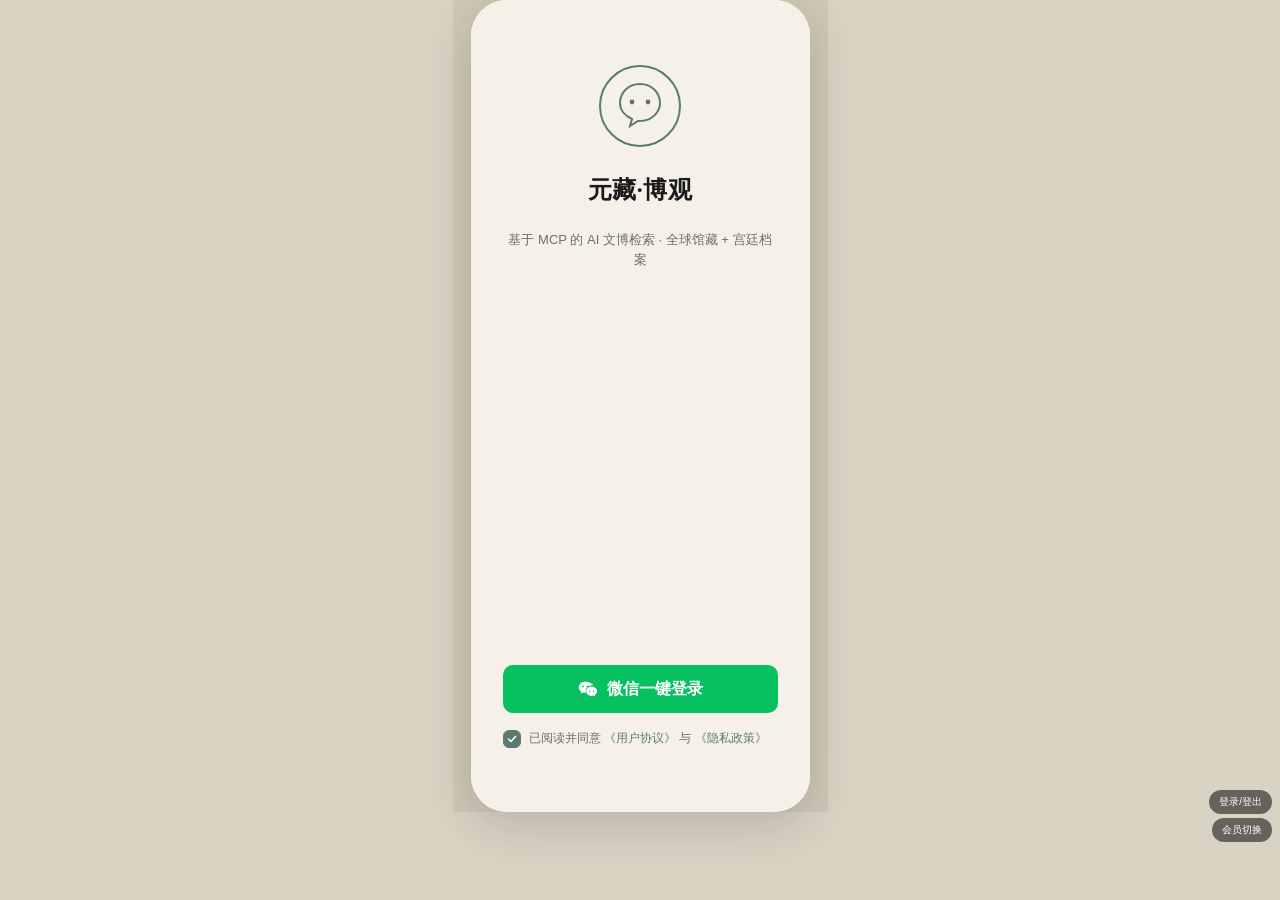
<file: index.html>
<!DOCTYPE html>
<!--
  元藏·博观 — 消费者端（微信小程序 / H5 移动形态）高保真可点击原型
  设计系统：元藏·典藏（青瓷雅集·冷调）
  构建师：筑原型（Zhu）  |  单文件自包含 · 禁止任何外部网络资源
  令牌见 <style> 顶部 :root
-->
<html lang="zh-CN">
<head>
<meta charset="UTF-8" />
<meta name="viewport" content="width=device-width, initial-scale=1.0, maximum-scale=1.0, user-scalable=no, viewport-fit=cover" />
<title>元藏·博观 · 消费者端原型</title>
<style>
/* ============================================================
   设计系统「元藏·典藏」令牌（必须严格使用）
   ============================================================ */
:root{
  --color-primary:#5B7B6F; --color-primary-hover:#4E6B5F; --color-primary-soft:rgba(91,123,111,0.12);
  --color-action:#1A1A1A; --color-action-hover:#000000; /* 主按钮填充：墨黑（对齐权威源 --yz-ink-900），替代青瓷绿实底 */
  --color-bg:#F5F1E8; --color-surface:#FBF9F3; --color-surface-sunken:#EDE8DC;
  --color-overlay-veil:rgba(245,241,232,0.82); --color-overlay-dim:rgba(26,26,26,0.55);
  --color-text-primary:#1A1A1A; --color-text-secondary:#6B6B63; --color-text-tertiary:#756E60; --color-text-on-primary:#FFFFFF;
  --color-seal-red:#9E2B25; --color-seal-red-hover:#8A241F; --color-success:#446B47; --color-warning:#856127; --color-danger:#B4423A; --color-info:#6E8B82;
  --color-gold:#B08D57; --color-gold-soft:rgba(176,141,87,0.16);
  --color-border:#E4DECF; --color-border-strong:#D2C9B4; --border-width:1px;
  --radius-sm:6px; --radius-md:10px; --radius-lg:16px; --radius-pill:999px;
  --shadow-card:0 1px 2px rgba(26,26,26,0.04),0 2px 8px rgba(26,26,26,0.04);
  --shadow-float:0 4px 16px rgba(26,26,26,0.08);
  --shadow-overlay:0 8px 32px rgba(26,26,26,0.12);
  --space-xs:4px; --space-sm:8px; --space-md:12px; --space-lg:16px; --space-xl:24px; --space-2xl:32px; --space-3xl:48px; --space-4xl:64px;
  --font-heading:"Noto Serif SC","Source Han Serif SC","Songti SC","SimSun",serif;
  --font-body:-apple-system,BlinkMacSystemFont,"PingFang SC","Noto Sans SC","Microsoft YaHei","Helvetica Neue",Arial,sans-serif;
  --font-mono:"SF Mono","JetBrains Mono","Roboto Mono",Menlo,Consolas,monospace;
  --safe-top:env(safe-area-inset-top,0px); --safe-bottom:env(safe-area-inset-bottom,0px); --nav-height:44px; --tabbar-height:50px;
  --z-dropdown:100; --z-sticky:200; --z-modal:300; --z-unlock:350; --z-toast:400;
}

/* ============================================================
   基础重置
   ============================================================ */
*{box-sizing:border-box; -webkit-tap-highlight-color:transparent;}
html,body{margin:0;padding:0;}
body{
  font-family:var(--font-body);
  color:var(--color-text-primary);
  background:#D9D3C4; /* 桌面预览时的设备外背景 */
  line-height:1.55;
  -webkit-font-smoothing:antialiased;
}
button{font-family:inherit;cursor:pointer;border:none;background:none;color:inherit;}
h1,h2,h3,h4{font-family:var(--font-heading);font-weight:600;margin:0;letter-spacing:.02em;}
svg{display:block;}
img{display:block;max-width:100%;}

/* ============================================================
   设备外壳 / App 容器（375 基准，移动优先）
   ============================================================ */
.device{
  width:375px;max-width:100vw;height:812px;max-height:100dvh;
  margin:0 auto;
  background:#cfc8b8;
  display:flex;align-items:center;justify-content:center;
  padding:0;
}
.app{
  position:relative;
  width:375px;max-width:100vw;
  height:812px;max-height:100dvh;
  background:var(--color-bg);
  display:flex;flex-direction:column;
  overflow:hidden;
  border-radius:0;
  box-shadow:0 12px 48px rgba(26,26,26,0.18);
}
@media (min-width:430px){
  .app{border-radius:36px;}
  .device{padding:18px;}
}

/* ============================================================
   顶部导航（兼容微信胶囊：右侧 87px 留白，不放电）
   ============================================================ */
.top-nav{
  flex:0 0 auto;
  height:calc(var(--safe-top) + var(--nav-height));
  padding-top:var(--safe-top);
  display:flex;align-items:center;
  background:var(--color-bg);
  border-bottom:var(--border-width) solid var(--color-border);
  position:relative;z-index:var(--z-sticky);
}
.top-nav.hidden{display:none;}
.nav-back{
  width:44px;height:44px;flex:0 0 44px;
  display:flex;align-items:center;justify-content:center;
  color:var(--color-text-primary);
}
.nav-back svg{width:22px;height:22px;}
.nav-back.hidden{visibility:hidden;}
.nav-title{
  flex:1 1 auto;
  font-size:17px;font-weight:600;
  font-family:var(--font-heading);
  color:var(--color-text-primary);
  text-align:center;
  /* 居中标题，为右侧胶囊留白对称：左 44 + 右 87 */
}
.nav-capsule{
  /* 微信胶囊占位：86–87px，不放任何控件 */
  width:87px;flex:0 0 87px;height:100%;
}

/* ============================================================
   视图容器与切换
   ============================================================ */
.views{position:relative;flex:1 1 auto;overflow:hidden;background:var(--color-bg);}
.view{
  position:absolute;inset:0;
  overflow-y:auto;-webkit-overflow-scrolling:touch;
  display:none;
  padding-bottom:var(--space-2xl);
}
.view.active{display:block;}
.view::-webkit-scrollbar{width:0;height:0;}

/* ============================================================
   通用排版 / 工具类
   ============================================================ */
.pad{padding:var(--space-lg);}
.pad-x{padding-left:var(--space-lg);padding-right:var(--space-lg);}
.muted{color:var(--color-text-secondary);}
.micro-text{font-size:11px;color:var(--color-text-tertiary);margin:var(--space-xs) 0 0;}
.label-xs{font-size:11px;color:var(--color-text-tertiary);letter-spacing:.04em;}
.serif{font-family:var(--font-heading);}
.divider{height:var(--border-width);background:var(--color-border);margin:var(--space-lg) 0;border:none;}
.between{display:flex;align-items:center;justify-content:space-between;}
.row{display:flex;align-items:center;gap:var(--space-sm);}
.wrap{display:flex;flex-wrap:wrap;gap:var(--space-sm);}
.grow{flex:1 1 auto;}
.section-title{font-size:15px;font-weight:600;font-family:var(--font-heading);margin:var(--space-xl) 0 var(--space-md);color:var(--color-text-primary);display:flex;align-items:center;justify-content:space-between;}
.section-title .more{font-size:12px;color:var(--color-text-tertiary);font-family:var(--font-body);font-weight:400;}

/* ============================================================
   按钮
   ============================================================ */
.btn{display:inline-flex;align-items:center;justify-content:center;gap:var(--space-sm);
  height:44px;padding:0 var(--space-xl);border-radius:var(--radius-md);
  font-size:15px;font-weight:500;transition:background .18s ease,opacity .18s ease;width:100%;}
.btn:active{opacity:.88;}
.btn-primary{background:var(--color-action);color:var(--color-text-on-primary);}
.btn-primary:active{background:var(--color-action-hover);}
.btn-secondary{background:transparent;color:var(--color-primary);border:var(--border-width) solid var(--color-primary);}
.btn-pay{background:var(--color-seal-red);color:#fff;height:48px;border-radius:var(--radius-md);font-weight:600;}
.btn-pay:active{background:var(--color-seal-red-hover);}
.btn-block{width:100%;}
.btn[disabled]{opacity:.5;pointer-events:none;}
.pay-note{font-size:11px;color:var(--color-text-tertiary);text-align:center;margin-top:var(--space-sm);}
/* 收藏按钮（btn-secondary 风，心形 SVG 12x12） */
.fav-btn{display:inline-flex;align-items:center;gap:4px;height:auto;padding:4px 10px;font-size:11px;font-weight:500;white-space:nowrap;border-radius:var(--radius-pill);background:transparent;border:var(--border-width) solid var(--color-primary);color:var(--color-primary);flex:0 0 auto;}
.fav-btn svg{width:12px;height:12px;flex:0 0 12px;fill:none;stroke:currentColor;stroke-width:1.8;stroke-linejoin:round;}
.fav-btn-active{background:var(--color-primary-soft);border-color:var(--color-action);color:var(--color-action);}
.fav-btn-active svg{fill:currentColor;stroke:var(--color-action);}
/* 档案列表卡片：默认 3 行截断，点击卡片就地展开至全部 */
.arc-card{background:var(--color-surface);border:var(--border-width) solid var(--color-border);border-radius:var(--radius-lg);padding:var(--space-md) var(--space-md) var(--space-sm);margin-bottom:var(--space-md);cursor:pointer;transition:border-color .15s;}
.arc-card:hover{border-color:var(--color-border-strong);}
/* 档案来源 + 年号纪年月日 一行：左源右年 */
.arc-source-row{display:flex;justify-content:space-between;align-items:center;gap:var(--space-sm);font-size:12px;color:var(--color-text-secondary);margin-bottom:var(--space-xs);}
.arc-source{display:inline-flex;align-items:center;gap:5px;min-width:0;}
.arc-src-icon{display:inline-flex;width:14px;height:14px;flex:0 0 14px;color:var(--color-text-tertiary);}
.arc-src-icon svg{width:14px;height:14px;}
.arc-src-name{font-weight:500;color:var(--color-text-primary);overflow:hidden;text-overflow:ellipsis;white-space:nowrap;}
.arc-reign{font-size:11px;color:var(--color-text-tertiary);white-space:nowrap;flex:0 0 auto;}
/* 标题行：标题占主，收藏按钮贴右上 */
.arc-title-row{display:flex;align-items:flex-start;gap:var(--space-sm);margin-bottom:var(--space-xs);}
.arc-title{font-size:17px;font-family:var(--font-heading);font-weight:600;color:var(--color-text-primary);line-height:1.45;flex:1;min-width:0;margin:0;}
.arc-fav{flex:0 0 auto;align-self:flex-start;margin-top:2px;}
/* 详情：默认 3 行截断，展开后全文 */
.arc-read{margin-top:2px;font-size:13px;line-height:1.75;color:var(--color-text-secondary);display:-webkit-box;-webkit-box-orient:vertical;-webkit-line-clamp:3;overflow:hidden;}
.arc-card.expanded .arc-read{-webkit-line-clamp:unset;display:block;}
/* 展开 / 收起 */
.arc-foot{margin-top:6px;}
.arc-toggle{font-size:12px;color:var(--color-primary);cursor:pointer;font-weight:500;}
/* 底部元数据行：仅展示有内容的前 3 项 */
.arc-meta-row{display:flex;flex-wrap:wrap;gap:6px var(--space-lg);margin-top:var(--space-sm);padding-top:var(--space-sm);border-top:1px dashed var(--color-border);font-size:11px;line-height:1.5;}
.arc-meta-item{display:inline-flex;align-items:baseline;gap:4px;max-width:100%;}
.arc-meta-key{color:var(--color-text-tertiary);flex:0 0 auto;}
.arc-meta-val{color:var(--color-text-primary);overflow:hidden;text-overflow:ellipsis;white-space:nowrap;max-width:200px;}

/* ============================================================
   标签 / 徽章
   ============================================================ */
.tag{display:inline-flex;align-items:center;font-size:11px;line-height:1;padding:4px 8px;border-radius:var(--radius-sm);white-space:nowrap;}
.tag-dynasty{background:var(--color-surface);border:var(--border-width) solid var(--color-border-strong);color:var(--color-text-primary);}
.tag-kiln{background:var(--color-primary-soft);color:var(--color-primary);}
.tag-cat{background:var(--color-surface-sunken);color:var(--color-text-secondary);}
.pill{display:inline-flex;align-items:center;gap:4px;height:20px;padding:0 8px;border-radius:var(--radius-pill);font-size:11px;font-weight:600;line-height:1;}
.pill-vip{background:var(--color-seal-red);color:#fff;}
.pill-year{background:transparent;border:1px solid var(--color-gold);color:var(--color-gold);}
.gold-emblem{width:14px;height:14px;flex:0 0 14px;}

/* ============================================================
   卡片
   ============================================================ */
.card{background:var(--color-surface);border:var(--border-width) solid var(--color-border);border-radius:var(--radius-md);box-shadow:var(--shadow-card);}
/* 藏品卡 */
.treasure-card{background:var(--color-surface);border:var(--border-width) solid var(--color-border);border-radius:var(--radius-md);overflow:hidden;box-shadow:var(--shadow-card);display:flex;flex-direction:column;}
.thumb{position:relative;width:100%;aspect-ratio:3/4;background:var(--color-surface-sunken);overflow:hidden;}
.thumb svg.vessel{width:100%;height:100%;}
.thumb-lock{position:absolute;top:var(--space-sm);right:var(--space-sm);width:22px;height:22px;border-radius:var(--radius-pill);background:rgba(245,241,232,.9);display:flex;align-items:center;justify-content:center;box-shadow:var(--shadow-card);}
.thumb-lock svg{width:13px;height:13px;}
.tc-body{padding:var(--space-md);}
.tc-title{font-size:14px;font-family:var(--font-heading);font-weight:600;color:var(--color-text-primary);line-height:1.4;}
.tc-meta{display:flex;gap:6px;margin-top:var(--space-sm);flex-wrap:wrap;}

/* 微痕卡 */
.micro-card{background:var(--color-surface);border:var(--border-width) solid var(--color-border);border-radius:var(--radius-md);overflow:hidden;box-shadow:var(--shadow-card);}
.micro-card .mc-body{padding:var(--space-md);}
.micro-card .mc-title{font-size:14px;font-family:var(--font-heading);font-weight:600;}
.disclaimer{display:inline-flex;align-items:center;gap:5px;margin-top:var(--space-sm);font-size:10px;color:var(--color-text-tertiary);background:var(--color-surface-sunken);padding:3px 7px;border-radius:var(--radius-sm);}

/* 窑口卡 */
.kiln-card{background:var(--color-surface);border:var(--border-width) solid var(--color-border);border-radius:var(--radius-md);padding:var(--space-md);box-shadow:var(--shadow-card);display:flex;gap:var(--space-md);align-items:center;}
.kiln-card .kc-thumb{width:64px;height:64px;flex:0 0 64px;border-radius:var(--radius-sm);background:var(--color-surface-sunken);overflow:hidden;}
.kiln-card .kc-thumb svg{width:100%;height:100%;}

/* ============================================================
   微痕导航：年代时间轴（圆点 + 连接线）
   ============================================================ */
.micro-timeline{position:relative;}
.mt-dynasty-item{position:relative;display:flex;gap:var(--space-lg);margin-bottom:var(--space-xl);}
.mt-dynasty-item::before{content:"";position:absolute;left:7px;top:6px;width:6px;height:6px;border-radius:50%;background:var(--color-primary);z-index:1;box-shadow:0 0 0 4px rgba(91,123,111,.18);}
.mt-dynasty-item::after{content:"";position:absolute;left:9.5px;top:28px;bottom:0;height:auto;width:1.5px;background:var(--color-border-strong);}
.mt-dynasty-item:last-child::after{display:none;}
.mt-dynasty-name{width:24px;flex:0 0 24px;text-align:center;font-family:var(--font-heading);font-size:15px;font-weight:600;color:var(--color-text-primary);}
.mt-dynasty-body{flex:1;display:flex;flex-direction:column;gap:var(--space-md);min-width:0;}
.mt-kiln-row{position:relative;border-radius:var(--radius-md);overflow:hidden;cursor:pointer;background:var(--color-surface-sunken);}
.mt-kiln-row:active{opacity:.7;}
.mcc-grid{display:grid;grid-template-columns:repeat(3,1fr);gap:1px;background:var(--color-surface-sunken);}
.mcc-cell{height:52px;background:var(--color-surface-sunken);overflow:hidden;display:flex;align-items:center;justify-content:center;}
.mcc-cell svg{width:100%;height:100%;opacity:.62;transform:scale(1.25);}
.mcc-label{position:absolute;left:10px;bottom:8px;font-size:12px;font-weight:600;color:#fff;background:rgba(26,26,26,.72);border-radius:var(--radius-pill);padding:4px 12px;font-family:var(--font-heading);}
.mcc-building{position:absolute;right:10px;bottom:10px;font-size:10px;color:var(--color-text-tertiary);}

/* ============================================================
   微痕窑口库页：藏品卡片 + 特征图
   ============================================================ */
.mk-list{display:flex;flex-direction:column;gap:var(--space-md);}
.mk-item{display:flex;gap:var(--space-md);align-items:center;cursor:pointer;padding:var(--space-sm);border-radius:var(--radius-md);}
.mk-item:active{background:var(--color-surface-sunken);}
.mk-thumb{width:56px;height:56px;flex:0 0 56px;border-radius:var(--radius-sm);overflow:hidden;background:var(--color-surface-sunken);}
.mk-thumb svg{width:100%;height:100%;}
.mk-info{flex:1 1 auto;min-width:0;}
.mk-name{font-family:var(--font-heading);font-size:15px;font-weight:600;color:var(--color-text-primary);}
.mk-meta{font-size:11px;color:var(--color-text-tertiary);margin-top:2px;}
.mk-card{border-bottom:1px solid var(--color-border);padding:var(--space-md) 0;}
.mk-card:last-child{border-bottom:none;}
.mk-card-head{display:flex;align-items:center;gap:var(--space-md);cursor:pointer;}
.mk-feats{display:flex;gap:var(--space-sm);margin-top:var(--space-sm);overflow-x:auto;}
.feat-card{width:calc((100% - 16px)/3);min-width:96px;aspect-ratio:4/3;border-radius:var(--radius-sm);background:var(--color-surface-sunken);overflow:hidden;position:relative;cursor:pointer;flex:0 0 auto;}
.feat-card svg{width:100%;height:100%;opacity:.55;}
.feat-tag{position:absolute;left:6px;bottom:6px;font-size:10px;color:var(--color-text-primary);background:var(--color-surface);border-radius:var(--radius-pill);padding:2px 8px;white-space:nowrap;}

/* ============================================================
   解锁遮罩（米白实色薄纱，无渐变无模糊，禁用玻璃拟态）
   ============================================================ */
.unlock-veil{position:absolute;inset:0;background:var(--color-overlay-veil);display:flex;flex-direction:column;align-items:center;justify-content:center;gap:var(--space-md);z-index:var(--z-unlock);text-align:center;padding:var(--space-lg);}
.unlock-veil .lock-mark{width:34px;height:34px;color:var(--color-text-secondary);}
.unlock-veil .lock-mark svg{width:34px;height:34px;}
.unlock-veil .veil-pill{display:inline-flex;align-items:center;background:var(--color-seal-red);color:#fff;font-size:13px;font-weight:600;padding:9px 16px;border-radius:var(--radius-pill);box-shadow:var(--shadow-float);}
.unlock-veil .veil-sub{font-size:11px;color:var(--color-text-secondary);}

/* ============================================================
   金刚区 / 网格
   ============================================================ */
.kingkong{display:grid;grid-template-columns:repeat(2,1fr);gap:var(--space-md);}
.kk-item{display:flex;flex-direction:column;align-items:center;gap:var(--space-sm);padding:var(--space-md) 0;background:var(--color-surface);border:var(--border-width) solid var(--color-border);border-radius:var(--radius-md);box-shadow:var(--shadow-card);}
.kk-item .kk-icon{width:34px;height:34px;color:var(--color-primary);}
.kk-item .kk-label{font-size:12px;color:var(--color-text-primary);}

/* ============================================================
   搜索 / 筛选条
   ============================================================ */
.search-bar{display:flex;align-items:center;gap:var(--space-sm);height:40px;padding:0 var(--space-md);background:var(--color-surface);border:var(--border-width) solid var(--color-border);border-radius:var(--radius-pill);color:var(--color-text-tertiary);}
.search-bar svg{width:18px;height:18px;flex:0 0 18px;}
.search-bar .sb-ph{font-size:14px;color:var(--color-text-tertiary);}
.filter-bar{display:flex;gap:var(--space-sm);overflow-x:auto;padding:var(--space-md) var(--space-lg);}
.filter-bar::-webkit-scrollbar{display:none;}
.chip{flex:0 0 auto;font-size:13px;padding:7px 14px;border-radius:var(--radius-pill);background:var(--color-surface);border:var(--border-width) solid var(--color-border);color:var(--color-text-secondary);white-space:nowrap;}
.chip.active{background:var(--color-primary-soft);border-color:var(--color-primary);color:var(--color-primary);}

/* ============================================================
   元藏图书馆：书目编目卡 / 章节 / 阅读器
   ============================================================ */
.lib-card{display:flex;gap:var(--space-md);padding:var(--space-md);background:var(--color-surface);border:var(--border-width) solid var(--color-border);border-radius:var(--radius-md);box-shadow:var(--shadow-card);margin-bottom:var(--space-md);}
.lib-card:active{background:var(--color-surface-sunken);}
.lc-cover{width:64px;height:88px;flex:0 0 64px;border-radius:var(--radius-sm);overflow:hidden;background:var(--color-surface-sunken);}
.lc-cover svg{width:100%;height:100%;}
.lc-body{flex:1 1 auto;min-width:0;}
.lc-title{font-family:var(--font-heading);font-size:15px;font-weight:600;color:var(--color-text-primary);}
.lc-author{font-size:12px;color:var(--color-text-secondary);margin-top:2px;}
.lc-tags{display:flex;gap:6px;margin-top:6px;flex-wrap:wrap;}
.lc-desc{font-size:12px;color:var(--color-text-tertiary);margin:6px 0 0;line-height:1.5;overflow:hidden;text-overflow:ellipsis;display:-webkit-box;-webkit-line-clamp:1;-webkit-box-orient:vertical;}
.tag-txt{background:transparent;border:var(--border-width) solid var(--color-border-strong);color:var(--color-text-secondary);}
.tag-pdf{background:var(--color-primary-soft);color:var(--color-primary);}
.chapter-item{width:100%;display:flex;align-items:center;justify-content:space-between;padding:var(--space-md);background:var(--color-surface);border:var(--border-width) solid var(--color-border);border-radius:var(--radius-md);margin-bottom:var(--space-sm);box-shadow:var(--shadow-card);}
.chapter-item .ch-name{font-family:var(--font-heading);font-size:14px;font-weight:500;}
.chapter-item .ch-go{display:flex;align-items:center;gap:6px;color:var(--color-text-tertiary);font-size:11px;}
.chapter-item svg{width:16px;height:16px;}
/* 阅读器：仿古籍 TXT 纸面 */
.reader-paper{background:var(--color-surface);border:var(--border-width) solid var(--color-border);border-radius:var(--radius-md);margin:var(--space-lg);padding:var(--space-2xl) var(--space-xl);line-height:1.75;color:var(--color-text-primary);}
.reader-title{font-family:var(--font-heading);font-size:17px;font-weight:600;text-align:center;margin-bottom:var(--space-xl);letter-spacing:.06em;}
.reader-content p{text-indent:2em;margin:0 0 var(--space-lg);font-size:14px;line-height:1.75;}
/* 阅读器：PDF 文档占位 */
.pdf-placeholder{display:flex;flex-direction:column;align-items:center;justify-content:center;background:var(--color-surface-sunken);border:var(--border-width) solid var(--color-border);border-radius:var(--radius-md);margin:var(--space-lg);padding:var(--space-4xl) 0;color:var(--color-text-tertiary);}
.pdf-doc{width:84px;height:84px;color:var(--color-primary);opacity:.6;}
.pdf-doc svg{width:84px;height:84px;}
.pdf-label{font-size:13px;color:var(--color-text-secondary);margin-top:var(--space-md);}
.pdf-page{font-family:var(--font-mono);font-size:11px;color:var(--color-text-tertiary);margin-top:var(--space-sm);}
/* 阅读器底部工具条 */
.reader-bar{position:sticky;bottom:0;z-index:2;display:flex;justify-content:space-around;align-items:center;background:var(--color-surface);border-top:var(--border-width) solid var(--color-border);padding:var(--space-md) var(--space-lg);}
.reader-bar button{display:flex;flex-direction:column;align-items:center;gap:3px;font-size:11px;color:var(--color-text-secondary);}
.reader-bar svg{width:20px;height:20px;color:var(--color-text-secondary);}
.reader-footer{text-align:center;padding:var(--space-sm) 0 var(--space-lg);font-family:var(--font-mono);font-size:11px;color:var(--color-text-tertiary);}

/* ============================================================
   列表 / 结果项
   ============================================================ */
.two-col{display:grid;grid-template-columns:1fr 1fr;gap:var(--space-md);}
.result-item{display:flex;gap:var(--space-md);padding:var(--space-md);background:var(--color-surface);border:var(--border-width) solid var(--color-border);border-radius:var(--radius-md);box-shadow:var(--shadow-card);align-items:center;}
.result-item .ri-thumb{width:56px;height:72px;flex:0 0 56px;border-radius:var(--radius-sm);background:var(--color-surface-sunken);overflow:hidden;}
.result-item .ri-thumb svg{width:100%;height:100%;}
.ri-title{font-size:14px;font-family:var(--font-heading);font-weight:600;}
.bm-time{display:block;margin-top:3px;font-size:11px;color:var(--color-text-tertiary);line-height:1.5;white-space:normal;}

/* ============================================================
   会员卡（首页入口 / 个人中心）
   ============================================================ */
.member-card{background:var(--color-surface-sunken);border:1px solid var(--color-border-strong);border-radius:var(--radius-lg);padding:var(--space-lg);position:relative;overflow:hidden;}
.member-card.is-year{border-color:var(--color-gold);}
.member-card .mc-grain{display:none;position:absolute;right:-20px;top:-20px;width:120px;height:120px;opacity:.12;color:var(--color-gold);}
.member-card.is-year .mc-grain{display:block;}
.member-card h3{font-size:16px;font-family:var(--font-heading);}
.member-card .mc-price{font-family:var(--font-heading);font-size:22px;color:var(--color-seal-red);font-weight:700;}
.member-card .mc-price small{font-size:12px;font-weight:400;color:var(--color-text-secondary);}
.mc-top{display:flex;align-items:flex-start;justify-content:space-between;gap:var(--space-sm);}
.mc-price-row{display:flex;align-items:baseline;gap:var(--space-md);margin-top:var(--space-md);}
.mc-price-year{font-size:16px;color:var(--color-text-primary);}
.mc-save{font-size:11px;color:var(--color-primary);background:var(--color-primary-soft);border-radius:var(--radius-pill);padding:2px 8px;font-weight:600;}
.mc-benefits{display:flex;flex-wrap:wrap;gap:var(--space-sm);margin-top:var(--space-md);}
.mcb-item{display:inline-flex;align-items:center;gap:4px;font-size:12px;color:var(--color-text-secondary);background:var(--color-surface);border:1px solid var(--color-border);border-radius:var(--radius-pill);padding:4px 10px;}
.mcb-item svg{width:12px;height:12px;color:var(--color-success);}
.mc-foot{display:flex;align-items:center;justify-content:space-between;margin-top:var(--space-md);padding-top:var(--space-sm);border-top:1px solid var(--color-border);}
.mc-expire{font-size:11px;color:var(--color-text-tertiary);}
.mc-manage{font-size:12px;color:var(--color-primary);font-weight:600;display:inline-flex;align-items:center;gap:2px;}

/* 未登录引导条 */
.banner-guest{display:flex;align-items:center;gap:var(--space-sm);background:var(--color-primary-soft);border:var(--border-width) solid var(--color-primary);border-radius:var(--radius-md);padding:var(--space-md) var(--space-lg);margin:var(--space-md) var(--space-lg);}
.banner-guest .bg-text{font-size:13px;color:var(--color-primary);flex:1 1 auto;}
.banner-guest .bg-go{font-size:13px;font-weight:600;color:var(--color-primary);display:flex;align-items:center;}
.banner-guest .bg-go svg{width:16px;height:16px;}

/* 首页全宽沉浸式 Banner（零渐变，纯色 var(--color-primary)，禁用玻璃拟态） */
.home-banner{position:relative;width:100%;height:200px;background:var(--color-primary);overflow:hidden;}
/* 轮播主图：整幅藏品线描铺满为 Banner 主体 */
.hb-art-wrap{position:absolute;inset:0;width:100%;height:100%;opacity:.55;color:var(--color-text-on-primary);pointer-events:none;transition:opacity .6s ease;display:flex;align-items:center;justify-content:center;}
.hb-art-wrap svg{width:100%;height:100%;}
/* 底部藏品信息条：纯色半透 veil，无渐变 */
.hb-info{position:absolute;left:0;right:0;bottom:0;padding:var(--space-lg) var(--space-lg) 28px;background:var(--color-overlay-veil);color:var(--color-text-primary);transition:opacity .4s ease;pointer-events:none;}
.hb-info-name{font-family:var(--font-heading);font-size:14px;font-weight:600;}
.hb-info-sub{font-size:11px;color:var(--color-text-secondary);margin-top:2px;}
/* 轮播圆点指示 */
.hb-dots{position:absolute;left:0;right:0;bottom:10px;display:flex;justify-content:center;gap:6px;z-index:2;}
.hb-dots button{width:6px;height:6px;border-radius:50%;background:rgba(255,255,255,.4);padding:0;transition:background .2s ease;}
.hb-dots button.active{background:var(--color-action);}
.hb-guest{position:absolute;left:0;right:0;bottom:8px;text-align:center;font-size:11px;color:var(--color-text-on-primary);opacity:.75;z-index:3;pointer-events:none;}

/* ============================================================
   表单
   ============================================================ */
.field{margin-bottom:var(--space-lg);}
.field label{display:block;font-size:13px;color:var(--color-text-secondary);margin-bottom:var(--space-sm);}
.input{width:100%;height:46px;padding:0 var(--space-md);background:var(--color-surface);border:var(--border-width) solid var(--color-border);border-radius:var(--radius-md);font-size:15px;color:var(--color-text-primary);}
.input:focus{outline:none;border-color:var(--color-primary);}
.checkbox-row{display:flex;align-items:flex-start;gap:var(--space-sm);font-size:12px;color:var(--color-text-secondary);}
.checkbox-row .cb{width:18px;height:18px;flex:0 0 18px;margin-top:1px;border:var(--border-width) solid var(--color-border-strong);border-radius:var(--radius-sm);display:flex;align-items:center;justify-content:center;color:#fff;}
.checkbox-row.checked .cb{background:var(--color-primary);border-color:var(--color-primary);}
.checkbox-row .cb svg{width:12px;height:12px;}
.checkbox-row a{color:var(--color-primary);text-decoration:none;}

/* ============================================================
   分段控件 / 价格
   ============================================================ */
.seg{display:flex;background:var(--color-surface-sunken);border-radius:var(--radius-md);padding:3px;gap:3px;}
.seg button{flex:1;height:40px;border-radius:var(--radius-sm);font-size:14px;color:var(--color-text-secondary);font-weight:500;}
.seg button.active{background:var(--color-surface);color:var(--color-primary);box-shadow:var(--shadow-card);font-weight:600;}
.price-row{display:flex;align-items:baseline;gap:var(--space-sm);}
.price-now{font-family:var(--font-heading);font-size:28px;font-weight:700;color:var(--color-text-primary);}
.price-now .cny{font-size:16px;}
.price-old{font-size:13px;color:var(--color-text-tertiary);text-decoration:line-through;}

/* ============================================================
   底部 Tab
   ============================================================ */
.tab-bar{
  flex:0 0 auto;
  height:calc(var(--safe-bottom) + var(--tabbar-height));
  padding-bottom:var(--safe-bottom);
  display:flex;
  background:var(--color-surface);
  border-top:var(--border-width) solid var(--color-border);
  position:relative;z-index:var(--z-sticky);
}
.tab-bar.hidden{display:none;}
.tab-item{flex:1;display:flex;flex-direction:column;align-items:center;justify-content:center;gap:2px;color:var(--color-text-tertiary);}
.tab-item svg{width:24px;height:24px;color:var(--color-text-tertiary);}
.tab-item .tab-label{font-size:10px;line-height:1;color:var(--color-text-tertiary);}
.tab-item.active svg{color:var(--color-primary);}
.tab-item.active .tab-label{color:var(--color-text-primary);font-weight:600;}

/* ============================================================
   详情页：Hero / 著录 / 微观面板
   ============================================================ */
.detail-hero{position:relative;width:100%;aspect-ratio:1/1;background:var(--color-surface-sunken);overflow:hidden;}
.detail-hero svg.artifact{width:100%;height:100%;}
.detail-hero .dh-badges{position:absolute;left:var(--space-md);top:var(--space-md);display:flex;gap:6px;}
.meta-list{font-size:13px;}
.meta-list .ml-row{display:flex;gap:var(--space-md);padding:var(--space-sm) 0;border-bottom:var(--border-width) solid var(--color-border);}
.meta-list .ml-row:last-child{border-bottom:none;}
.meta-list .ml-k{width:64px;flex:0 0 64px;color:var(--color-text-tertiary);}
.meta-list .ml-v{color:var(--color-text-primary);flex:1 1 auto;}

/* 微痕详情：标注点 */
.annot-wrap{position:relative;width:100%;background:var(--color-surface-sunken);border-radius:var(--radius-md);overflow:hidden;}
.annot-wrap svg{width:100%;height:100%;}
.annot-dot{position:absolute;width:18px;height:18px;border-radius:var(--radius-pill);background:var(--color-primary);color:#fff;font-size:11px;font-weight:700;display:flex;align-items:center;justify-content:center;box-shadow:0 0 0 3px rgba(245,241,232,.9);transform:translate(-50%,-50%);z-index:2;}
.annot-dot::after{content:"";position:absolute;width:8px;height:8px;border-radius:50%;background:var(--color-primary);}
.annot-note{position:absolute;background:var(--color-surface);border:1px solid var(--color-primary);border-radius:var(--radius-sm);padding:6px 9px;font-size:11px;color:var(--color-text-primary);max-width:130px;box-shadow:var(--shadow-card);z-index:3;transform:translate(-50%,0);}
.annot-note b{color:var(--color-primary);font-family:var(--font-heading);}

.micro-panel{background:var(--color-surface);border:var(--border-width) solid var(--color-border);border-radius:var(--radius-md);overflow:hidden;box-shadow:var(--shadow-card);}
.micro-panel .mp-head{display:flex;align-items:center;justify-content:space-between;padding:var(--space-md) var(--space-lg);border-bottom:var(--border-width) solid var(--color-border);}
.micro-panel .mp-head h4{font-size:14px;font-family:var(--font-heading);}
.micro-panel .mp-img{position:relative;width:100%;aspect-ratio:4/3;background:var(--color-surface-sunken);}
.micro-panel .mp-img svg{width:100%;height:100%;}
.micro-panel .mp-read{padding:var(--space-md) var(--space-lg);font-size:13px;color:var(--color-text-secondary);line-height:1.65;}

/* 固定免责条 */
/* 微痕详情无固定底栏，免责条贴底；其余页不再显示（由 .show 控制） */
.fixed-disclaimer{position:fixed;left:50%;transform:translateX(-50%);bottom:calc(var(--safe-bottom) + 8px);width:calc(100% - 24px);max-width:351px;background:rgba(245,241,232,.96);border:1px solid var(--color-seal-red);border-radius:var(--radius-pill);padding:8px 14px;font-size:11px;color:var(--color-seal-red);text-align:center;z-index:var(--z-unlock);box-shadow:var(--shadow-overlay);display:none;}
#view-micro-detail{padding-bottom:72px;}
.fixed-disclaimer.show{display:block;}

/* ============================================================
   空状态 / 权限拦截
   ============================================================ */
.empty-state{display:flex;flex-direction:column;align-items:center;justify-content:center;text-align:center;padding:var(--space-4xl) var(--space-2xl);color:var(--color-text-tertiary);}
.empty-state .es-icon{width:72px;height:72px;color:var(--color-border-strong);margin-bottom:var(--space-lg);}
.empty-state h3{font-size:15px;color:var(--color-text-secondary);font-family:var(--font-heading);margin-bottom:var(--space-sm);}
.empty-state p{font-size:13px;margin:0 0 var(--space-xl);}

.permission{height:100%;display:flex;flex-direction:column;align-items:center;justify-content:center;text-align:center;padding:var(--space-4xl) var(--space-2xl);}
.permission .pm-icon{width:80px;height:80px;color:var(--color-primary);opacity:.5;margin-bottom:var(--space-xl);}
.permission h2{font-size:18px;font-family:var(--font-heading);margin-bottom:var(--space-sm);}
.permission p{font-size:13px;color:var(--color-text-secondary);margin:0 0 var(--space-2xl);max-width:260px;}

/* ============================================================
   登录 / 微信授权
   ============================================================ */
.auth-wrap{height:100%;display:flex;flex-direction:column;padding:calc(var(--space-4xl)) var(--space-2xl) var(--space-2xl);background:var(--color-bg);}
.auth-logo{width:84px;height:84px;margin:0 auto var(--space-xl);color:var(--color-primary);}
.auth-title{font-size:24px;font-family:var(--font-heading);text-align:center;color:var(--color-text-primary);margin-bottom:var(--space-sm);}
.auth-sub{font-size:13px;color:var(--color-text-tertiary);text-align:center;margin-bottom:var(--space-4xl);}
.auth-spacer{flex:1 1 auto;}
.wechat-btn{display:flex;align-items:center;justify-content:center;gap:var(--space-sm);height:48px;background:#07C160;color:#fff;border-radius:var(--radius-md);font-size:16px;font-weight:600;width:100%;}
.wechat-btn svg{width:22px;height:22px;}
.auth-foot{margin-top:var(--space-lg);}

/* ============================================================
   Toast
   ============================================================ */
.toast{position:fixed;left:50%;top:50%;transform:translate(-50%,-50%);background:rgba(26,26,26,.88);color:var(--color-text-on-primary);font-size:13px;padding:10px 18px;border-radius:var(--radius-md);z-index:var(--z-toast);opacity:0;pointer-events:none;transition:opacity .2s ease;max-width:80%;text-align:center;}
.toast.show{opacity:1;}

/* 演示状态浮标（仅原型内可见，便于切换登录/会员态） */
.demo-fab{position:fixed;right:8px;bottom:calc(var(--safe-bottom) + var(--tabbar-height) + 8px);z-index:var(--z-toast);display:flex;flex-direction:column;gap:4px;align-items:flex-end;}
.demo-fab button{font-size:10px;background:rgba(26,26,26,.6);color:#fff;border-radius:var(--radius-pill);padding:5px 10px;}
.demo-fab.hidden{display:none;}

/* ============================================================
   第 3 轮新增：藏品多视图缩略图 / 平台价值卡 / 权限对比表
   ============================================================ */
/* 藏品详情：缩略图条 */
.gd-thumbs{display:flex;gap:8px;padding:var(--space-sm) var(--space-lg) 0;overflow-x:auto;}
.gd-thumbs::-webkit-scrollbar{display:none;}
.gd-thumb{flex:0 0 56px;width:56px;height:56px;padding:0;border-radius:var(--radius-sm);background:var(--color-surface-sunken);border:2px solid transparent;overflow:hidden;display:flex;flex-direction:column;align-items:center;justify-content:center;}
.gd-thumb.active{border-color:var(--color-action);}
.gd-thumb svg.vessel{width:32px;height:42px;}
.gd-thumb .gd-t-label{font-size:9px;color:var(--color-text-tertiary);line-height:1;margin-top:2px;}
/* 首页：平台价值卡 */
.value-card{background:var(--color-surface);border:var(--border-width) solid var(--color-border);border-radius:var(--radius-lg);padding:var(--space-lg);box-shadow:var(--shadow-card);margin-top:var(--space-lg);}
.metric-row{display:flex;align-items:flex-start;margin-top:var(--space-lg);padding:var(--space-md) 0;border-top:var(--border-width) solid var(--color-border);border-bottom:var(--border-width) solid var(--color-border);}
.metric{flex:1 1 0;text-align:center;padding:0 2px;}
.metric + .metric{border-left:var(--border-width) solid var(--color-border);}
.metric .m-num{font-family:var(--font-heading);font-size:17px;font-weight:600;color:var(--color-text-primary);}
.metric .m-label{font-size:10px;color:var(--color-text-tertiary);margin-top:2px;}
.entry-card{display:flex;align-items:center;gap:var(--space-md);padding:var(--space-md);background:var(--color-surface);border:var(--border-width) solid var(--color-border);border-radius:var(--radius-md);box-shadow:var(--shadow-card);}
.entry-card .ec-icon{width:38px;height:38px;flex:0 0 38px;border-radius:var(--radius-sm);background:var(--color-primary-soft);color:var(--color-primary);display:flex;align-items:center;justify-content:center;}
.entry-card .ec-icon svg{width:20px;height:20px;}
.entry-card .ec-title{font-family:var(--font-heading);font-size:14px;font-weight:600;color:var(--color-text-primary);}
.entry-card .ec-desc{font-size:11px;color:var(--color-text-tertiary);margin-top:2px;}
.entry-card .ec-go{color:var(--color-text-tertiary);}
.entry-card .ec-go svg{width:16px;height:16px;}
/* 会员：游客 vs 会员 权限对比表（仅横向分隔线） */
.perm-table{width:100%;font-size:13px;border-collapse:collapse;margin-top:var(--space-lg);}
.perm-table th,.perm-table td{padding:var(--space-sm) var(--space-sm);border-bottom:var(--border-width) solid var(--color-border);text-align:left;vertical-align:middle;}
.perm-table th{font-family:var(--font-heading);font-weight:600;color:var(--color-text-primary);font-size:13px;}
.perm-table .pt-fn{color:var(--color-text-secondary);}
.perm-table .pt-yes{color:var(--color-success);display:inline-flex;align-items:center;}
.perm-table .pt-yes svg{width:14px;height:14px;}
.perm-table .pt-no{color:var(--color-text-tertiary);}
.perm-table .pt-sub{color:var(--color-text-secondary);}
.pt-tag{display:inline-flex;align-items:center;font-size:10px;font-weight:600;padding:2px 8px;border-radius:var(--radius-pill);}
.pt-tag.guest{background:var(--color-surface-sunken);color:var(--color-text-secondary);}
.pt-tag.member{background:var(--color-seal-red);color:#fff;}

/* ===== 我的邀请码 ===== */
.ava-sm{width:34px;height:34px;border-radius:50%;display:inline-flex;align-items:center;justify-content:center;color:#fff;font-family:var(--font-heading);font-size:15px;flex:0 0 34px}
.invite-card .invite-main{display:flex;gap:var(--space-lg);align-items:flex-start;margin-top:var(--space-md)}
.invite-card .qr-box{width:112px;height:112px;flex:0 0 112px;border:1px solid var(--color-border);border-radius:var(--radius-md);padding:9px;background:#fff;display:flex;align-items:center;justify-content:center}
.invite-card .qr-box svg{width:100%;height:100%;display:block}
.invite-card .invite-side{flex:1;min-width:0}
.invite-card .field-label{font-size:12px;color:var(--color-text-tertiary)}
.invite-card .invite-code{font-family:var(--font-mono);font-size:19px;font-weight:700;letter-spacing:1.5px;color:var(--color-primary);margin-top:4px;word-break:break-all}
.invite-card .invitee-hint{font-size:13px;color:var(--color-text-secondary);margin-top:var(--space-md)}
.invite-card .invitee-hint .mono{color:var(--color-primary)}
.invite-card .invitee-title{font-size:13px;color:var(--color-text-tertiary);margin:var(--space-lg) 0 var(--space-sm)}
.invite-card .invitee-list{display:flex;flex-direction:column;gap:10px}
.invite-card .invitee{display:flex;align-items:center;gap:11px}
.invite-card .invitee-meta .invitee-name{font-size:14px;line-height:1.3}
.invite-card .invitee-meta .invitee-sub{font-size:12px;color:var(--color-text-tertiary)}
.invite-card .invitee-meta .invitee-reg{margin-top:2px;color:var(--color-text-tertiary)}
.invite-count-pill{display:inline-flex;align-items:center;font-size:12px;font-weight:600;padding:3px 10px;border-radius:var(--radius-pill);background:var(--color-primary-soft);color:var(--color-primary)}
</style>
</head>
<body>
<div class="device">
<div class="app" id="app">

  <!-- ============ 顶部导航 ============ -->
  <header class="top-nav" id="topNav">
    <button class="nav-back hidden" id="navBack" aria-label="返回">
      <svg viewBox="0 0 24 24" fill="none" stroke="currentColor" stroke-width="2" stroke-linecap="round" stroke-linejoin="round"><polyline points="15 5 8 12 15 19"></polyline></svg>
    </button>
    <h1 class="nav-title" id="navTitle">元藏·博观</h1>
    <div class="nav-capsule"></div>
  </header>

  <!-- ============ 视图容器 ============ -->
  <main class="views" id="views">

    <!-- ===== 1. 微信授权登录页 ===== -->
    <section class="view" id="view-login">
      <div class="auth-wrap">
        <div class="auth-logo">
          <svg viewBox="0 0 84 84" fill="none"><circle cx="42" cy="42" r="40" stroke="currentColor" stroke-width="2"/><path d="M42 20 C30 20 22 29 22 39 C22 46 27 52 34 55 L32 62 L40 57 C41 57 41 57 42 57 C54 57 62 48 62 39 C62 29 54 20 42 20 Z" stroke="currentColor" stroke-width="2" fill="none"/><circle cx="34" cy="38" r="2.4" fill="currentColor"/><circle cx="50" cy="38" r="2.4" fill="currentColor"/></svg>
        </div>
        <h2 class="auth-title">元藏·博观</h2>
        <p class="auth-sub">基于 MCP 的 AI 文博检索 · 全球馆藏 + 宫廷档案</p>
        <div class="auth-spacer"></div>
        <button class="wechat-btn" id="wechatLoginBtn">
          <svg viewBox="0 0 24 24" fill="currentColor"><path d="M9 4C5.1 4 2 6.7 2 10c0 1.9 1 3.5 2.6 4.7L4 17l2.6-1.3c.8.2 1.6.3 2.4.3h.6a5.6 5.6 0 0 1-.2-1.5C9.4 10.6 12.8 8 17 8c.3 0 .6 0 .9.1C16.8 5.8 13.2 4 9 4Zm-2.4 4.2a1 1 0 1 1 0 2 1 1 0 0 1 0-2Zm4.8 0a1 1 0 1 1 0 2 1 1 0 0 1 0-2Z"/><path d="M22 14.5c0-2.8-2.7-5-6-5s-6 2.2-6 5 2.7 5 6 5c.7 0 1.4-.1 2-.3L20 20l-.5-1.6c1.4-.9 2.5-2.3 2.5-4Zm-8-.9a.8.8 0 1 1 0 1.6.8.8 0 0 1 0-1.6Zm4 0a.8.8 0 1 1 0 1.6.8.8 0 0 1 0-1.6Z"/></svg>
          微信一键登录
        </button>
        <div class="auth-foot">
          <label class="checkbox-row checked" id="privacyCheck" onclick="toggleCheck(this)">
            <span class="cb"><svg viewBox="0 0 24 24" fill="none" stroke="currentColor" stroke-width="3" stroke-linecap="round" stroke-linejoin="round"><polyline points="5 12 10 17 19 7"></polyline></svg></span>
            <span>已阅读并同意 <a href="javascript:void(0)">《用户协议》</a> 与 <a href="javascript:void(0)">《隐私政策》</a></span>
          </label>
        </div>
      </div>
    </section>

    <!-- ===== 2. 引导绑定手机页 ===== -->
    <section class="view" id="view-bind">
      <div class="pad" style="padding-top:var(--space-lg)">
        <h2 class="serif" style="font-size:20px">绑定手机号</h2>
        <p class="muted" style="font-size:13px;margin-top:6px">微信已授权，绑定手机以同步你的收藏与书签</p>
        <div style="display:flex;align-items:center;gap:12px;margin:var(--space-lg) 0;padding:var(--space-md);background:var(--color-surface);border:1px solid var(--color-border);border-radius:var(--radius-md)">
          <div style="width:40px;height:40px;border-radius:50%;background:var(--color-primary-soft);display:flex;align-items:center;justify-content:center;color:var(--color-primary);font-family:var(--font-heading);font-size:16px">藏</div>
          <div>
            <div style="font-size:14px;font-weight:600" id="bindNick">微信用户_博观</div>
            <div class="micro-text">微信已授权获取头像与昵称</div>
          </div>
        </div>
        <div class="field">
          <label>手机号</label>
          <input class="input" id="phoneInput" placeholder="请输入手机号" inputmode="numeric" maxlength="11" value="138" />
        </div>
        <div class="field">
          <label>验证码</label>
          <div style="display:flex;gap:var(--space-sm)">
            <input class="input" placeholder="6 位验证码" inputmode="numeric" maxlength="6" style="flex:1" />
            <button class="btn btn-secondary" style="width:auto;padding:0 var(--space-lg);white-space:nowrap" onclick="sendCode(this)">获取验证码</button>
          </div>
        </div>
        <div style="margin-bottom:var(--space-md)">
          <label>邀请码（选填）</label>
          <div class="row">
            <input class="input" id="inviteInput" placeholder="输入邀请码（选填）" maxlength="12" style="flex:1" />
            <span style="font-size:11px;color:var(--color-text-tertiary);white-space:nowrap;display:flex;align-items:center">≤12 位字母数字</span>
          </div>
        </div>
        <button class="btn btn-primary btn-block" style="margin-top:var(--space-lg)" onclick="confirmBind()">确认绑定并进入</button>
      </div>
    </section>

    <!-- ===== 3. 首页 ===== -->
    <section class="view" id="view-home">
      <!-- 首页全宽沉浸式 Banner（纯色零渐变 + 藏品图整幅轮放） -->
      <div class="home-banner" id="homeBannerCarousel">
        <div class="hb-art-wrap" id="hbArtWrap"></div>
        <div class="hb-info" id="hbInfo">
          <div class="hb-info-name" id="hbInfoName"></div>
          <div class="hb-info-sub" id="hbInfoSub"></div>
        </div>
        <div class="hb-dots" id="hbDots"></div>
        <div class="hb-guest" data-show="guest">登录后解锁更多</div>
      </div>

      <!-- 金刚区 -->
      <div class="pad-x" style="margin-top:var(--space-xl)">
        <div class="kingkong">
          <button class="kk-item" onclick="navigate('global-list')">
            <svg class="kk-icon" viewBox="0 0 24 24" fill="none" stroke="currentColor" stroke-width="1.6"><circle cx="12" cy="12" r="9"/><path d="M3 12h18M12 3c3 3 3 15 0 18M12 3c-3 3-3 15 0 18"/></svg>
            <span class="kk-label">全球馆藏</span>
          </button>
          <button class="kk-item" onclick="navigate('archive-list')">
            <svg class="kk-icon" viewBox="0 0 24 24" fill="none" stroke="currentColor" stroke-width="1.6"><path d="M6 3h9l4 4v14H6z"/><path d="M14 3v5h5M9 12h7M9 16h7"/></svg>
            <span class="kk-label">宫廷档案</span>
          </button>
          <button class="kk-item" onclick="navigate('micro-nav')">
            <svg class="kk-icon" viewBox="0 0 24 24" fill="none" stroke="currentColor" stroke-width="1.6"><circle cx="11" cy="11" r="6"/><path d="M11 8v6M8 11h6M16 16l4 4"/></svg>
            <span class="kk-label">微痕索证</span>
          </button>
          <button class="kk-item" onclick="navigate('library')">
            <svg class="kk-icon" viewBox="0 0 24 24" fill="none" stroke="currentColor" stroke-width="1.6"><path d="M4 5a2 2 0 0 1 2-2h13v16H6a2 2 0 0 0-2 2z"/><path d="M4 19a2 2 0 0 1 2-2h13"/></svg>
            <span class="kk-label">元藏图书馆</span>
          </button>
        </div>
      </div>

      <!-- 全局搜索入口 -->
      <div class="pad-x" style="margin-top:var(--space-lg)">
        <button class="search-bar" style="width:100%" onclick="navigate('search')">
          <svg viewBox="0 0 24 24" fill="none" stroke="currentColor" stroke-width="2"><circle cx="11" cy="11" r="7"/><path d="m20 20-3.5-3.5"/></svg>
          <span class="sb-ph">搜索全球馆藏 · 宫廷档案 · 微痕索证</span>
        </button>
      </div>

      <!-- 推荐搜索词 -->
      <div class="pad-x" style="margin-top:var(--space-sm);display:flex;flex-wrap:wrap;gap:8px">
        <button class="chip" onclick="navigate('search')">南宋官窑</button>
        <button class="chip" onclick="navigate('search')">汝窑</button>
        <button class="chip" onclick="navigate('search')">青花</button>
        <button class="chip" onclick="navigate('search')">故宫博物院</button>
        <button class="chip" onclick="navigate('search')">乾隆御题</button>
      </div>

      <!-- 会员入口卡 -->
      <div class="pad-x" style="margin-top:var(--space-xl)">
        <!-- guest：引导订阅 -->
        <div class="member-card mc-guest" data-show="guest" onclick="navigate('login')">
          <div class="mc-grain"><svg viewBox="0 0 24 24" fill="currentColor"><path d="M12 2l2.4 5 5.6.8-4 4 1 5.6L12 19l-5 2.4 1-5.6-4-4 5.6-.8z"/></svg></div>
          <div class="mc-top">
            <div>
              <h3>开通会员 · 解锁完整馆藏</h3>
              <p class="muted" style="font-size:12px;margin:4px 0 0">高清大图 · 完整著录 · 微痕微观图 全开放</p>
            </div>
          </div>
          <div class="mc-price-row">
            <span class="mc-price">¥30<small>/月</small></span>
            <span class="mc-price mc-price-year">¥298<small>/年</small></span>
            <span class="mc-save">省 ¥62</span>
          </div>
          <button class="btn btn-pay btn-block" style="margin-top:var(--space-md);height:40px">立即开通</button>
        </div>
        <!-- member：会员状态布局 -->
        <div class="member-card mc-member" id="homeMemberCard" data-show="member" onclick="navigate('my-member')">
          <div class="mc-grain"><svg viewBox="0 0 24 24" fill="currentColor"><path d="M12 2l2.4 5 5.6.8-4 4 1 5.6L12 19l-5 2.4 1-5.6-4-4 5.6-.8z"/></svg></div>
          <div class="mc-top">
            <div>
              <h3 id="homeMemberTitle">尊敬的会员</h3>
              <p class="muted" style="font-size:12px;margin:4px 0 0">以下权益已全部解锁</p>
            </div>
            <span id="homeMemberPill"></span>
          </div>
          <div class="mc-benefits">
            <div class="mcb-item"><svg viewBox="0 0 24 24" fill="none" stroke="currentColor" stroke-width="2.4"><polyline points="5 12 10 17 19 7" stroke-linecap="round" stroke-linejoin="round"/></svg>高清大图</div>
            <div class="mcb-item"><svg viewBox="0 0 24 24" fill="none" stroke="currentColor" stroke-width="2.4"><polyline points="5 12 10 17 19 7" stroke-linecap="round" stroke-linejoin="round"/></svg>完整著录</div>
            <div class="mcb-item"><svg viewBox="0 0 24 24" fill="none" stroke="currentColor" stroke-width="2.4"><polyline points="5 12 10 17 19 7" stroke-linecap="round" stroke-linejoin="round"/></svg>微痕微观图</div>
          </div>
          <div class="mc-foot">
            <span class="mc-expire" id="homeMemberExpire">2026-09-19 到期</span>
            <span class="mc-manage">管理会员 <svg viewBox="0 0 24 24" width="12" height="12" fill="none" stroke="currentColor" stroke-width="2"><polyline points="9 6 15 12 9 18"/></svg></span>
          </div>
        </div>
        <!-- registered：已登录未开通会员 -->
        <div class="member-card mc-guest" data-show="registered" onclick="navigate('member-purchase')">
          <div class="mc-grain"><svg viewBox="0 0 24 24" fill="currentColor"><path d="M12 2l2.4 5 5.6.8-4 4 1 5.6L12 19l-5 2.4 1-5.6-4-4 5.6-.8z"/></svg></div>
          <div class="mc-top">
            <div>
              <h3>开通会员 · 解锁完整馆藏</h3>
              <p class="muted" style="font-size:12px;margin:4px 0 0">高清大图 · 完整著录 · 微痕微观图 全开放</p>
            </div>
          </div>
          <div class="mc-price-row">
            <span class="mc-price">¥30<small>/月</small></span>
            <span class="mc-price mc-price-year">¥298<small>/年</small></span>
            <span class="mc-save">省 ¥62</span>
          </div>
          <button class="btn btn-pay btn-block" style="margin-top:var(--space-md);height:40px">立即开通</button>
        </div>
      </div>

      <!-- 平台价值：元藏·博观 -->
      <div class="pad-x">
        <div class="value-card">
          <h3 class="serif" style="font-size:17px">元藏·博观</h3>
          <p class="muted" style="font-size:12px;margin-top:2px">全球馆藏与宫廷档案检索</p>
          <p style="font-size:12px;color:var(--color-text-secondary);line-height:1.7;margin-top:var(--space-md)">聚合全球博物馆公开藏品数据与宫廷档案文献，支持器物、窑口、文书多维检索，一件文物，多库印证</p>
          <div class="metric-row">
            <div class="metric"><div class="m-num">26 国</div><div class="m-label">340+ 博物馆</div></div>
            <div class="metric"><div class="m-num">12.8 万+</div><div class="m-label">藏品</div></div>
            <div class="metric"><div class="m-num">4.5 万+</div><div class="m-label">档案</div></div>
          </div>
        </div>
        <div style="display:flex;flex-direction:column;gap:var(--space-md);margin-top:var(--space-lg)">
          <button class="entry-card" style="width:100%;text-align:left" onclick="navigate('global-list')">
            <span class="ec-icon"><svg viewBox="0 0 24 24" fill="none" stroke="currentColor" stroke-width="1.8"><circle cx="11" cy="11" r="7"/><path d="m20 20-3.5-3.5"/></svg></span>
            <span class="grow"><span class="ec-title">全球馆藏</span><br><span class="ec-desc">聚合博物馆公开藏品数据，支持器物与窑口检索</span></span>
            <span class="ec-go"><svg viewBox="0 0 24 24" fill="none" stroke="currentColor" stroke-width="2"><polyline points="9 6 15 12 9 18"/></svg></span>
          </button>
          <button class="entry-card" style="width:100%;text-align:left" onclick="navigate('archive-list')">
            <span class="ec-icon"><svg viewBox="0 0 24 24" fill="none" stroke="currentColor" stroke-width="1.8"><path d="M6 3h9l4 4v14H6z"/><path d="M14 3v5h5M9 12h7M9 16h7"/></svg></span>
            <span class="grow"><span class="ec-title">宫廷档案</span><br><span class="ec-desc">内务府造办处、御窑厂进单等档案全文检索</span></span>
            <span class="ec-go"><svg viewBox="0 0 24 24" fill="none" stroke="currentColor" stroke-width="2"><polyline points="9 6 15 12 9 18"/></svg></span>
          </button>
          <button class="entry-card" style="width:100%;text-align:left" onclick="navigate('micro-nav')">
            <span class="ec-icon"><svg viewBox="0 0 24 24" fill="none" stroke="currentColor" stroke-width="1.8"><circle cx="11" cy="11" r="6"/><path d="M11 8v6M8 11h6M16 16l4 4"/></svg></span>
            <span class="grow"><span class="ec-title">微痕索证</span><br><span class="ec-desc">紫口铁足、开片、釉光等微观特征比对索引</span></span>
            <span class="ec-go"><svg viewBox="0 0 24 24" fill="none" stroke="currentColor" stroke-width="2"><polyline points="9 6 15 12 9 18"/></svg></span>
          </button>
        </div>
      </div>
    </section>

    <!-- ===== 4. 全局搜索结果页 ===== -->
    <section class="view" id="view-search">
      <div class="pad-x" style="padding-top:var(--space-lg)">
        <div class="search-bar" style="width:100%">
          <svg viewBox="0 0 24 24" fill="none" stroke="currentColor" stroke-width="2"><circle cx="11" cy="11" r="7"/><path d="m20 20-3.5-3.5"/></svg>
          <input id="searchInput" placeholder="搜索器物 / 窑口 / 档案关键词" style="border:none;background:transparent;flex:1;font-size:14px;outline:none;color:var(--color-text-primary)" value="南宋 官窑" onkeydown="if(event.key==='Enter')reSearch()" />
        </div>
      </div>
      <div class="filter-bar">
        <button class="chip active" id="searchTabGlobal" onclick="switchSearchTab('global')">全球馆藏</button>
        <button class="chip" id="searchTabArchive" onclick="switchSearchTab('archive')">宫廷档案</button>
      </div>
      <div class="pad-x">
        <div id="searchGlobalWrap">
          <div class="section-title" style="margin-top:0" id="searchGlobalTitle">全球馆藏</div>
          <div id="searchGlobal"></div>
        </div>
        <div id="searchArchiveWrap" style="display:none">
          <div class="section-title" id="searchArchiveTitle">宫廷档案</div>
          <div id="searchArchive"></div>
        </div>
      </div>
    </section>

    <!-- ===== 5. 全球馆藏-检索页 ===== -->
    <section class="view" id="view-global-filter">
      <div class="pad">
        <h2 class="serif" style="font-size:19px;margin-bottom:var(--space-lg)">筛选全球馆藏</h2>
        <div class="field"><label>国家 / 地区</label>
          <div class="wrap">
            <button class="chip active" onclick="chipToggle(this)">全部</button>
            <button class="chip" onclick="chipToggle(this)">中国</button>
            <button class="chip" onclick="chipToggle(this)">英国</button>
            <button class="chip" onclick="chipToggle(this)">日本</button>
            <button class="chip" onclick="chipToggle(this)">伊朗</button>
          </div>
        </div>
        <div class="field"><label>博物馆</label>
          <div class="wrap">
            <button class="chip active" onclick="chipToggle(this)">全部</button>
            <button class="chip" onclick="chipToggle(this)">故宫博物院</button>
            <button class="chip" onclick="chipToggle(this)">大英博物馆</button>
            <button class="chip" onclick="chipToggle(this)">上海博物馆</button>
            <button class="chip" onclick="chipToggle(this)">台北故宫</button>
          </div>
        </div>
        <div class="field"><label>品类</label>
          <div class="wrap">
            <button class="chip active" onclick="chipToggle(this)">全部</button>
            <button class="chip" onclick="chipToggle(this)">瓷器</button>
            <button class="chip" onclick="chipToggle(this)">玉器</button>
            <button class="chip" onclick="chipToggle(this)">书画</button>
            <button class="chip" onclick="chipToggle(this)">青铜器</button>
          </div>
        </div>
        <div class="field"><label>年代</label>
          <div class="wrap">
            <button class="chip active" onclick="chipToggle(this)">全部</button>
            <button class="chip" onclick="chipToggle(this)">唐</button>
            <button class="chip" onclick="chipToggle(this)">宋</button>
            <button class="chip" onclick="chipToggle(this)">元</button>
            <button class="chip" onclick="chipToggle(this)">明</button>
            <button class="chip" onclick="chipToggle(this)">清</button>
          </div>
        </div>
        <button class="btn btn-primary btn-block" style="margin-top:var(--space-xl)" onclick="navigate('global-list')">查看 128 件结果</button>
      </div>
    </section>

    <!-- ===== 6. 全球馆藏-列表页 ===== -->
    <section class="view" id="view-global-list">
      <div class="pad-x" style="padding-top:var(--space-md)">
        <div class="search-bar" style="width:100%" onclick="navigate('search')">
          <svg viewBox="0 0 24 24" fill="none" stroke="currentColor" stroke-width="2"><circle cx="11" cy="11" r="7"/><path d="m20 20-3.5-3.5"/></svg>
          <span class="sb-ph">在 128 件全球馆藏中搜索</span>
        </div>
      </div>
      <div class="filter-bar">
        <button class="chip" onclick="navigate('global-filter')"><svg viewBox="0 0 24 24" width="14" height="14" fill="none" stroke="currentColor" stroke-width="2" style="margin-right:4px;vertical-align:-2px"><circle cx="12" cy="12" r="3.2"/><path d="M12 2v3M12 19v3M2 12h3M19 12h3M4.9 4.9l2.1 2.1M17 17l2.1 2.1M19.1 4.9 17 7M7 17l-2.1 2.1" stroke-linecap="round"/></svg>筛选</button>
        <button class="chip active" onclick="chipToggle(this)">推荐</button>
        <button class="chip" onclick="chipToggle(this)">年代</button>
        <button class="chip" onclick="chipToggle(this)">馆藏地</button>
      </div>
      <div class="pad-x">
        <div class="two-col" id="globalList"></div>
        <div style="text-align:center;padding:var(--space-lg) 0"><span class="label-xs">已显示 8 / 128 件</span></div>
      </div>
    </section>

    <!-- ===== 7. 全球馆藏-详情页 ===== -->
    <section class="view" id="view-global-detail">
      <div class="detail-hero" id="gdHero">
        <div class="dh-badges" id="gdBadges"></div>
        <!-- 解锁薄纱（非会员显示，点击直达订阅） -->
        <div class="unlock-veil" data-veil onclick="navigate(isLoggedIn?'member-purchase':'login')" style="cursor:pointer">
          <span class="lock-mark"><svg viewBox="0 0 24 24" fill="none" stroke="currentColor" stroke-width="1.8"><rect x="5" y="11" width="14" height="9" rx="2"/><path d="M8 11V8a4 4 0 0 1 8 0v3"/></svg></span>
          <span class="veil-pill">开通会员查看高清大图</span>
          <span class="veil-sub">含完整著录与来源信息</span>
        </div>
      </div>
      <p class="micro-text" id="gdViewLabel" style="text-align:center;margin-top:4px">图 1 · 整体</p>
      <div class="gd-thumbs" id="gdThumbs"></div>
      <div class="pad">
        <div class="between" style="align-items:flex-start;gap:var(--space-md)">
          <div style="min-width:0">
            <h2 class="serif" id="gdTitle" style="font-size:19px"></h2>
            <p class="muted" id="gdSub" style="font-size:12px;margin-top:4px"></p>
          </div>
          <button class="fav-btn" id="favGlobalBtn" onclick="toggleFav('treasure', curGlobal.id, {name:curGlobal.name, sub:curGlobal.dynasty+' · '+curGlobal.kiln+' · '+curGlobal.museum, shape:curGlobal.shape})"><svg viewBox="0 0 24 24"><path d="M12 21s-8-4.9-8-11a4.5 4.5 0 0 1 8-3 4.5 4.5 0 0 1 8 3c0 6.1-8 11-8 11z"/></svg><span>收藏</span></button>
          <button class="fav-btn" id="shareGlobalBtn" onclick="shareTreasure()"><svg viewBox="0 0 24 24" fill="none" stroke="currentColor" stroke-width="1.8"><circle cx="18" cy="5" r="3"/><circle cx="6" cy="12" r="3"/><circle cx="18" cy="19" r="3"/><line x1="8.6" y1="13.5" x2="15.4" y2="17.5"/><line x1="15.4" y1="6.5" x2="8.6" y2="10.5"/></svg><span>分享</span></button>
        </div>
        <div class="between" style="margin-top:var(--space-lg)">
          <div class="serif" style="font-size:15px">基本信息</div>
          <button class="btn btn-secondary" style="padding:2px 6px;font-size:10px;height:auto;width:56px;text-align:center" id="metaToggleBtn" onclick="toggleMetadata()">元数据</button>
        </div>
        <p class="micro-text" style="text-align:right;margin-top:6px">部分信息经 AI 辅助翻译整理，准确数据请查看元数据</p>
        <div class="meta-list" id="gdMeta" style="margin-top:var(--space-md)"></div>
        <div class="unlock-block" data-show="guest" style="margin-top:var(--space-lg)">
          <button class="btn btn-pay btn-block" onclick="navigate('member-purchase')">开通会员 · 查看完整著录</button>
          <p class="pay-note">免费用户仅可见摘要与低清缩略图</p>
        </div>
      </div>
    </section>

    <!-- ===== 8. 宫廷档案-检索页 ===== -->
    <section class="view" id="view-archive-filter">
      <div class="pad">
        <h2 class="serif" style="font-size:19px;margin-bottom:var(--space-lg)">筛选宫廷档案</h2>
        <div class="field"><label>朝代</label>
          <div class="wrap">
            <button class="chip active" onclick="chipToggle(this)">全部</button>
            <button class="chip" onclick="chipToggle(this)">唐</button>
            <button class="chip" onclick="chipToggle(this)">宋</button>
            <button class="chip" onclick="chipToggle(this)">元</button>
            <button class="chip" onclick="chipToggle(this)">明</button>
            <button class="chip" onclick="chipToggle(this)">清</button>
          </div>
        </div>
        <div class="field"><label>机构</label>
          <div class="wrap">
            <button class="chip active" onclick="chipToggle(this)">全部</button>
            <button class="chip" onclick="chipToggle(this)">内务府</button>
            <button class="chip" onclick="chipToggle(this)">御窑厂</button>
            <button class="chip" onclick="chipToggle(this)">司礼监</button>
          </div>
        </div>
        <div class="field"><label>类别</label>
          <div class="wrap">
            <button class="chip active" onclick="chipToggle(this)">全部</button>
            <button class="chip" onclick="chipToggle(this)">档案</button>
            <button class="chip" onclick="chipToggle(this)">进单</button>
            <button class="chip" onclick="chipToggle(this)">图谱</button>
            <button class="chip" onclick="chipToggle(this)">著录</button>
            <button class="chip" onclick="chipToggle(this)">簿册</button>
          </div>
        </div>
        <button class="btn btn-primary btn-block" style="margin-top:var(--space-xl)" onclick="navigate('archive-list')">查看 64 件档案</button>
      </div>
    </section>

    <!-- ===== 9. 宫廷档案-列表页 ===== -->
    <section class="view" id="view-archive-list">
      <div class="pad-x" style="padding-top:var(--space-md)">
        <div class="search-bar" style="width:100%" onclick="navigate('search')">
          <svg viewBox="0 0 24 24" fill="none" stroke="currentColor" stroke-width="2"><circle cx="11" cy="11" r="7"/><path d="m20 20-3.5-3.5"/></svg>
          <span class="sb-ph">在 64 件宫廷档案中搜索</span>
        </div>
      </div>
      <div class="filter-bar">
        <button class="chip" onclick="navigate('archive-filter')"><svg viewBox="0 0 24 24" width="14" height="14" fill="none" stroke="currentColor" stroke-width="2" style="margin-right:4px;vertical-align:-2px"><circle cx="12" cy="12" r="3.2"/><path d="M12 2v3M12 19v3M2 12h3M19 12h3M4.9 4.9l2.1 2.1M17 17l2.1 2.1M19.1 4.9 17 7M7 17l-2.1 2.1" stroke-linecap="round"/></svg>筛选</button>
        <button class="chip active" onclick="chipToggle(this)">清宫旧藏</button>
        <button class="chip" onclick="chipToggle(this)">御窑进单</button>
        <button class="chip" onclick="chipToggle(this)">图谱著录</button>
      </div>
      <div class="pad-x"><div id="archiveList"></div></div>
    </section>

    <!-- ===== 10. 宫廷档案-详情页（已移除：改用列表卡片就地展开） ===== -->

    <!-- ===== 11. 微痕索证-年代窑口导航页 ===== -->
    <section class="view" id="view-micro-nav">
      <div class="pad">
        <!-- 搜索框 -->
        <div class="search-bar" style="margin-top:var(--space-md)">
          <svg viewBox="0 0 24 24" fill="none" stroke="currentColor" stroke-width="2"><circle cx="11" cy="11" r="7"/><path d="m20 20-3.5-3.5"/></svg>
          <input id="microSearchInput" placeholder="输入朝代、窑口、及窑口关键词" style="flex:1;border:none;background:none;outline:none;font-size:14px;color:var(--color-text-primary)" />
        </div>

        <!-- 按朝代分组（圆点 + 连接线） -->
        <div class="micro-timeline" id="microTimeline" style="margin-top:var(--space-lg)"></div>

        <div class="disclaimer" style="margin-top:var(--space-lg)">
          <svg viewBox="0 0 24 24" width="12" height="12" fill="none" stroke="currentColor" stroke-width="2"><circle cx="12" cy="12" r="9"/><path d="M12 8v5M12 16h.01"/></svg>
          微观特征 · 仅供参考，非鉴定结论
        </div>
      </div>
    </section>

    <!-- ===== 12. 微痕索证-窑口库页 ===== -->
    <section class="view" id="view-micro-kiln">
      <div class="pad">
        <!-- 窑口名 + 微痕索证数据库 -->
        <h2 class="serif" id="mkTitle" style="font-size:20px;margin-top:var(--space-md)"></h2>
        <p class="muted" id="mkDesc" style="font-size:13px;line-height:1.7;margin-top:var(--space-sm)"></p>

        <!-- 核心特征 card -->
        <div class="card" style="margin-top:var(--space-lg);padding:var(--space-md)">
          <h3 class="serif" style="font-size:15px;margin-bottom:var(--space-sm)">核心特征</h3>
          <div class="meta-list" id="mkFeatures"></div>
        </div>

        <!-- 按核心特征筛选 chips -->
        <h4 class="serif" style="font-size:14px;margin-top:var(--space-lg)">按核心特征筛选</h4>
        <div class="wrap" id="mkChips" style="margin-top:var(--space-sm)"></div>

        <!-- 关联藏品列表（藏品卡片 + 特征图） -->
        <div class="mk-list" id="mkList" style="margin-top:var(--space-md)"></div>

        <div class="disclaimer" style="margin-top:var(--space-md)">
          <svg viewBox="0 0 24 24" width="12" height="12" fill="none" stroke="currentColor" stroke-width="2"><circle cx="12" cy="12" r="9"/><path d="M12 8v5M12 16h.01"/></svg>
          微观特征 · 仅供参考，非鉴定结论
        </div>
      </div>
    </section>

    <!-- ===== 13. 微痕索证-详情页（动态渲染） ===== -->
    <section class="view" id="view-micro-detail">
      <div class="pad">
        <div class="row" id="mdBadges" style="margin-bottom:var(--space-sm)"></div>
        <div class="between" style="align-items:flex-start;gap:var(--space-md)">
          <h2 class="serif" id="mdTitle" style="font-size:20px"></h2>
          <button class="fav-btn" id="favMicroBtn" onclick="favMicro()"><svg viewBox="0 0 24 24"><path d="M12 21s-8-4.9-8-11a4.5 4.5 0 0 1 8-3 4.5 4.5 0 0 1 8 3c0 6.1-8 11-8 11z"/></svg><span>收藏</span></button>
        </div>
        <p class="muted" id="mdSub" style="font-size:12px;margin-top:4px"></p>

        <!-- 器物线描（随藏品动态渲染） -->
        <div class="annot-wrap" id="microLineArt" style="margin-top:var(--space-lg);aspect-ratio:3/2"></div>

        <div class="section-title" style="margin-top:var(--space-xl)">微观特征图</div>
        <div id="mdPanels" style="margin-top:var(--space-md)"></div>

        <button class="btn btn-primary btn-block" style="margin-top:var(--space-xl)" id="mdViewArtifact" onclick="openGlobal(curMicroArtifactId)">查看馆藏</button>
        <div data-show="guest" style="margin-top:var(--space-md)">
          <button class="btn btn-pay btn-block" onclick="navigate('member-purchase')">开通会员 · 解锁高清微观图</button>
        </div>
        <div class="disclaimer" style="margin-top:var(--space-md)">
          <svg viewBox="0 0 24 24" width="12" height="12" fill="none" stroke="currentColor" stroke-width="2"><circle cx="12" cy="12" r="9"/><path d="M12 8v5M12 16h.01"/></svg>
          微观特征 · 仅供参考，非鉴定结论
        </div>
      </div>
      <!-- 固定免责标签 -->
      <div class="fixed-disclaimer show">微观特征 · 仅供参考，非鉴定结论</div>
    </section>

    <!-- ===== 14. 会员权益说明页 ===== -->
    <section class="view" id="view-member-benefits">
      <div class="pad">
        <h2 class="serif" style="font-size:20px">会员权益</h2>
        <p class="muted" style="font-size:12px;margin-top:4px">高清大图 · 完整著录 · 微痕微观图全开放</p>
        <table class="perm-table">
          <tr>
            <th>功能</th>
            <th style="text-align:center"><span class="pt-tag guest">游客</span></th>
            <th style="text-align:center"><span class="pt-tag member">会员</span></th>
          </tr>
          <tr><td class="pt-fn">全局检索与摘要</td><td style="text-align:center"><span class="pt-yes"><svg viewBox="0 0 24 24" fill="none" stroke="currentColor" stroke-width="2.4"><polyline points="5 12 10 17 19 7" stroke-linecap="round" stroke-linejoin="round"/></svg></span></td><td style="text-align:center"><span class="pt-yes"><svg viewBox="0 0 24 24" fill="none" stroke="currentColor" stroke-width="2.4"><polyline points="5 12 10 17 19 7" stroke-linecap="round" stroke-linejoin="round"/></svg></span></td></tr>
          <tr><td class="pt-fn">缩略图（低清）</td><td style="text-align:center"><span class="pt-yes"><svg viewBox="0 0 24 24" fill="none" stroke="currentColor" stroke-width="2.4"><polyline points="5 12 10 17 19 7" stroke-linecap="round" stroke-linejoin="round"/></svg></span></td><td style="text-align:center"><span class="pt-yes"><svg viewBox="0 0 24 24" fill="none" stroke="currentColor" stroke-width="2.4"><polyline points="5 12 10 17 19 7" stroke-linecap="round" stroke-linejoin="round"/></svg></span></td></tr>
          <tr><td class="pt-fn">高清大图</td><td style="text-align:center"><span class="pt-no">—</span></td><td style="text-align:center"><span class="pt-yes"><svg viewBox="0 0 24 24" fill="none" stroke="currentColor" stroke-width="2.4"><polyline points="5 12 10 17 19 7" stroke-linecap="round" stroke-linejoin="round"/></svg></span></td></tr>
          <tr><td class="pt-fn">完整著录字段</td><td style="text-align:center"><span class="pt-no">—</span></td><td style="text-align:center"><span class="pt-yes"><svg viewBox="0 0 24 24" fill="none" stroke="currentColor" stroke-width="2.4"><polyline points="5 12 10 17 19 7" stroke-linecap="round" stroke-linejoin="round"/></svg></span></td></tr>
          <tr><td class="pt-fn">微痕微观影像</td><td style="text-align:center"><span class="pt-no">—</span></td><td style="text-align:center"><span class="pt-yes"><svg viewBox="0 0 24 24" fill="none" stroke="currentColor" stroke-width="2.4"><polyline points="5 12 10 17 19 7" stroke-linecap="round" stroke-linejoin="round"/></svg></span></td></tr>
          <tr><td class="pt-fn">原始元数据</td><td style="text-align:center"><span class="pt-no">—</span></td><td style="text-align:center"><span class="pt-yes"><svg viewBox="0 0 24 24" fill="none" stroke="currentColor" stroke-width="2.4"><polyline points="5 12 10 17 19 7" stroke-linecap="round" stroke-linejoin="round"/></svg></span></td></tr>
          <tr><td class="pt-fn">宫廷档案全文</td><td style="text-align:center"><span class="pt-sub">摘要</span></td><td style="text-align:center"><span class="pt-yes"><svg viewBox="0 0 24 24" fill="none" stroke="currentColor" stroke-width="2.4"><polyline points="5 12 10 17 19 7" stroke-linecap="round" stroke-linejoin="round"/></svg></span></td></tr>
          <tr><td class="pt-fn">图书阅读与书签</td><td style="text-align:center"><span class="pt-sub">3 本</span></td><td style="text-align:center"><span class="pt-yes"><svg viewBox="0 0 24 24" fill="none" stroke="currentColor" stroke-width="2.4"><polyline points="5 12 10 17 19 7" stroke-linecap="round" stroke-linejoin="round"/></svg></span></td></tr>
        </table>
        <div style="display:flex;flex-direction:column;gap:var(--space-md);margin-top:var(--space-lg)">
          <div class="card" style="padding:var(--space-lg)"><div class="row"><span style="width:22px;height:22px;flex:0 0 22px;color:var(--color-primary);display:flex;align-items:center;justify-content:center"><svg viewBox="0 0 24 24" width="22" height="22" fill="none" stroke="currentColor" stroke-width="1.8"><circle cx="11" cy="11" r="7"/><path d="m20 20-3.5-3.5"/></svg></span><div style="margin-left:var(--space-md)"><h3 class="serif" style="font-size:15px">高清大图</h3><p class="muted" style="font-size:12px;margin:4px 0 0">馆藏器物高清影像，支持放大查看釉面与款识。</p></div></div></div>
          <div class="card" style="padding:var(--space-lg)"><div class="row"><span style="width:22px;height:22px;flex:0 0 22px;color:var(--color-primary);display:flex;align-items:center;justify-content:center"><svg viewBox="0 0 24 24" width="22" height="22" fill="none" stroke="currentColor" stroke-width="1.8"><path d="M6 3h9l4 4v14H6z"/><path d="M14 3v5h5M9 12h7M9 16h7"/></svg></span><div style="margin-left:var(--space-md)"><h3 class="serif" style="font-size:15px">完整著录</h3><p class="muted" style="font-size:12px;margin:4px 0 0">尺寸、来源、款识、历代著录，逐条可比对。</p></div></div></div>
          <div class="card" style="padding:var(--space-lg)"><div class="row"><span style="width:22px;height:22px;flex:0 0 22px;color:var(--color-primary);display:flex;align-items:center;justify-content:center"><svg viewBox="0 0 24 24" width="22" height="22" fill="none" stroke="currentColor" stroke-width="1.8"><circle cx="11" cy="11" r="6"/><path d="M11 8v6M8 11h6M16 16l4 4"/></svg></span><div style="margin-left:var(--space-md)"><h3 class="serif" style="font-size:15px">微痕微观图</h3><p class="muted" style="font-size:12px;margin:4px 0 0">紫口铁足、开片、釉光等微观特征高清呈现。</p></div></div></div>
          <div class="card" style="padding:var(--space-lg)"><div class="row"><span style="width:22px;height:22px;flex:0 0 22px;color:var(--color-gold);display:flex;align-items:center;justify-content:center"><svg viewBox="0 0 24 24" width="22" height="22" fill="none" stroke="currentColor" stroke-width="1.8" stroke-linejoin="round"><path d="M12 3l2.6 5.3 5.8.8-4.2 4.1 1 5.8L12 16.8 6.8 19l1-5.8L3.6 9.1l5.8-.8z"/></svg></span><div style="margin-left:var(--space-md)"><h3 class="serif" style="font-size:15px">年会员专属</h3><p class="muted" style="font-size:12px;margin:4px 0 0">金徽标标识、优先新品策展、年度检索报告。</p></div></div></div>
        </div>
        <button class="btn btn-pay btn-block" style="margin-top:var(--space-2xl)" onclick="navigate('member-purchase')">选择方案并开通</button>
      </div>
    </section>

    <!-- ===== 15. 会员开通页 ===== -->
    <section class="view" id="view-member-purchase">
      <div class="pad">
        <h2 class="serif" style="font-size:20px">开通会员</h2>
        <div class="seg" id="planSeg" style="margin-top:var(--space-lg);flex-wrap:wrap">
          <button class="active" data-plan="month" onclick="selectPlan('month',this)">月会员 ¥30</button>
          <button data-plan="year" onclick="selectPlan('year',this)">年会员 ¥298</button>
        </div>

        <div id="planCard" class="card" style="margin-top:var(--space-lg);padding:var(--space-lg)">
          <div class="between">
            <div><div class="serif" style="font-size:16px">月会员</div><div class="micro-text">手动续费</div></div>
            <div class="price-row"><span class="price-now"><span class="cny">¥</span>30</span></div>
          </div>
          <div class="divider"></div>
          <ul style="font-size:13px;color:var(--color-text-secondary);line-height:2;padding-left:18px;margin:0">
            <li>高清大图 + 完整著录</li>
            <li>微痕微观图全开放</li>
            <li>印章红 VIP 标识</li>
          </ul>
        </div>

        <div class="disclaimer" style="margin-top:var(--space-lg)">
          <svg viewBox="0 0 24 24" width="12" height="12" fill="none" stroke="currentColor" stroke-width="2"><circle cx="12" cy="12" r="9"/><path d="M12 8v5M12 16h.01"/></svg>
          月会员 / 年会员到期不自动续费，可在「我的 → 会员管理」中随时续费。
        </div>

        <button class="btn btn-pay btn-block" style="margin-top:var(--space-2xl)" onclick="goPay()">确认开通 · 微信支付</button>
        <p class="pay-note">开通即代表同意《会员服务协议》</p>
        <p class="pay-note" style="margin-top:4px"><a href="javascript:;" style="color:var(--color-text-tertiary);text-decoration:underline" onclick="navigate('member-benefits')">对比游客与会员权益 →</a></p>
      </div>
    </section>

    <!-- ===== 16. 支付确认页 ===== -->
    <section class="view" id="view-payment-confirm">
      <div class="pad">
        <h2 class="serif" style="font-size:19px;margin-bottom:var(--space-lg)">支付确认</h2>
        <div class="card" style="padding:var(--space-lg)">
          <div class="between" style="padding-bottom:var(--space-md);border-bottom:1px solid var(--color-border)">
            <span class="muted" style="font-size:13px">商品</span>
            <span class="serif" id="pcName" style="font-size:15px;font-weight:600"></span>
          </div>
          <div class="between" style="padding:var(--space-md) 0;border-bottom:1px solid var(--color-border)">
            <span class="muted" style="font-size:13px">支付方式</span>
            <span class="row" style="font-size:14px"><svg viewBox="0 0 24 24" width="18" height="18" fill="#07C160"><path d="M9 4C5.1 4 2 6.7 2 10c0 1.9 1 3.5 2.6 4.7L4 17l2.6-1.3c.8.2 1.6.3 2.4.3h.6a5.6 5.6 0 0 1-.2-1.5C9.4 10.6 12.8 8 17 8c.3 0 .6 0 .9.1C16.8 5.8 13.2 4 9 4Z"/></svg> 微信支付</span>
          </div>
          <div class="between" style="padding-top:var(--space-md)">
            <span class="muted" style="font-size:13px">金额</span>
            <span class="price-now" id="pcAmount"></span>
          </div>
        </div>
        <div class="disclaimer" style="margin-top:var(--space-lg)">
          <svg viewBox="0 0 24 24" width="12" height="12" fill="none" stroke="currentColor" stroke-width="2"><circle cx="12" cy="12" r="9"/><path d="M12 8v5M12 16h.01"/></svg>
          <span id="pcNote"></span>
        </div>
        <button class="btn btn-pay btn-block" style="margin-top:var(--space-2xl)" onclick="payNow()">立即支付</button>
        <button class="btn btn-secondary btn-block" style="margin-top:var(--space-md)" onclick="back()">暂不支付</button>
      </div>
    </section>

    <!-- ===== 17. 支付结果页（成功/失败可切换） ===== -->
    <section class="view" id="view-payment-result">
      <div class="pad" style="padding-top:var(--space-4xl);text-align:center">
        <div id="prSuccess" style="display:block">
          <div style="width:72px;height:72px;margin:0 auto var(--space-lg);color:var(--color-success)">
            <svg viewBox="0 0 24 24" fill="none" stroke="currentColor" stroke-width="2" style="width:72px;height:72px"><circle cx="12" cy="12" r="10"/><polyline points="7 12 11 16 17 8" stroke-width="2.4" stroke-linecap="round" stroke-linejoin="round"/></svg>
          </div>
          <h2 class="serif" style="font-size:20px">开通成功</h2>
          <p class="muted" style="font-size:13px;margin-top:var(--space-sm)" id="prSuccessSub"></p>
          <div class="card" style="margin:var(--space-2xl) 0;padding:var(--space-lg);text-align:left">
            <div class="meta-list">
              <div class="ml-row"><span class="ml-k">会员</span><span class="ml-v" id="prPlan"></span></div>
              <div class="ml-row"><span class="ml-k">有效期</span><span class="ml-v" id="prExpire"></span></div>
              <div class="ml-row"><span class="ml-k">状态</span><span class="ml-v" style="color:var(--color-success)">生效中</span></div>
            </div>
          </div>
          <button class="btn btn-primary btn-block" onclick="navigate('my-member',true)">查看我的会员</button>
          <button class="btn btn-secondary btn-block" style="margin-top:var(--space-md)" onclick="navigate('home',true)">返回首页</button>
        </div>
        <div id="prFail" style="display:none">
          <div style="width:72px;height:72px;margin:0 auto var(--space-lg);color:var(--color-danger)">
            <svg viewBox="0 0 24 24" fill="none" stroke="currentColor" stroke-width="2" style="width:72px;height:72px"><circle cx="12" cy="12" r="10"/><path d="M12 7v6M12 16h.01" stroke-linecap="round"/></svg>
          </div>
          <h2 class="serif" style="font-size:20px">支付未完成</h2>
          <p class="muted" style="font-size:13px;margin-top:var(--space-sm)">未扣款，可重新尝试支付</p>
          <button class="btn btn-pay btn-block" style="margin-top:var(--space-2xl)" onclick="navigate('payment-confirm')">重新支付</button>
          <button class="btn btn-secondary btn-block" style="margin-top:var(--space-md)" onclick="navigate('home',true)">稍后再说</button>
        </div>
        <!-- 演示用：切换成功/失败 -->
        <button class="btn btn-secondary btn-block" style="margin-top:var(--space-3xl);font-size:12px" onclick="togglePayResult()">演示：切换 成功 / 失败 态</button>
      </div>
    </section>

    <!-- ===== 18. 我的-个人中心 ===== -->
    <section class="view" id="view-profile">
      <!-- 非会员态 -->
      <div data-show="guest">
        <div class="pad" style="padding-top:var(--space-2xl);background:var(--color-surface);border-bottom:1px solid var(--color-border)">
          <div class="row">
            <div style="width:56px;height:56px;border-radius:50%;background:var(--color-surface-sunken);display:flex;align-items:center;justify-content:center;color:var(--color-text-tertiary);font-family:var(--font-heading);font-size:22px">游</div>
            <div style="margin-left:var(--space-md)">
              <div class="serif" style="font-size:17px">游客</div>
              <div class="micro-text" onclick="navigate('login')" style="color:var(--color-primary)">登录后查看收藏与记录 →</div>
            </div>
          </div>
        </div>
        <div class="pad-x" style="margin-top:var(--space-lg)">
          <button class="btn btn-pay btn-block" onclick="navigate('member-purchase')">开通会员 · 解锁高清</button>
        </div>
      </div>
      <!-- 会员态 -->
      <div data-show="member">
        <div class="pad" style="padding-top:var(--space-2xl);background:var(--color-surface);border-bottom:1px solid var(--color-border)">
          <div class="row">
            <div style="width:56px;height:56px;border-radius:50%;background:var(--color-primary-soft);display:flex;align-items:center;justify-content:center;color:var(--color-primary);font-family:var(--font-heading);font-size:22px" id="pfAvatar">藏</div>
            <div style="margin-left:var(--space-md);flex:1">
              <div class="row"><div class="serif" style="font-size:17px" id="pfNick">微信用户_博观</div><span id="pfPill"></span></div>
              <div class="micro-text" id="pfSub"></div>
            </div>
          </div>
          <button class="btn btn-secondary btn-block" style="margin-top:var(--space-lg);width:auto;height:36px;padding:0 var(--space-lg);font-size:12px" onclick="navigate('my-member')">管理会员</button>
        </div>
      </div>

      <div class="pad-x" style="margin-top:var(--space-lg)">
        <div class="card" style="overflow:hidden">
          <button class="row between" style="width:100%;padding:var(--space-lg);border-bottom:1px solid var(--color-border);text-align:left" onclick="requireLoginThen('favorites')">
            <span class="row"><span style="color:var(--color-primary);width:22px;height:22px;flex:0 0 22px;display:flex;align-items:center;justify-content:center"><svg viewBox="0 0 24 24" width="20" height="20" fill="none" stroke="currentColor" stroke-width="1.8" stroke-linejoin="round"><path d="M20.8 7a5 5 0 0 0-8.8-2 5 5 0 0 0-8.8 2 5 5 0 0 0 2 5.5L12 20l8.8-7.5a5 5 0 0 0 0-5.5Z"/></svg></span><span style="font-size:14px">我的收藏</span></span>
            <svg viewBox="0 0 24 24" width="18" height="18" fill="none" stroke="var(--color-text-tertiary)" stroke-width="2"><polyline points="9 6 15 12 9 18"></polyline></svg>
          </button>
          <button class="row between" style="width:100%;padding:var(--space-lg);border-bottom:1px solid var(--color-border);text-align:left" onclick="requireLoginThen('bookmarks')">
            <span class="row"><span style="color:var(--color-primary);width:22px;height:22px;flex:0 0 22px;display:flex;align-items:center;justify-content:center"><svg viewBox="0 0 24 24" width="20" height="20" fill="none" stroke="currentColor" stroke-width="1.8"><path d="M6 3h12v18l-6-4-6 4z"/></svg></span><span style="font-size:14px">我的书签</span></span>
            <svg viewBox="0 0 24 24" width="18" height="18" fill="none" stroke="var(--color-text-tertiary)" stroke-width="2"><polyline points="9 6 15 12 9 18"></polyline></svg>
          </button>
          <button class="row between" style="width:100%;padding:var(--space-lg);border-bottom:1px solid var(--color-border);text-align:left" onclick="openMyMember()">
            <span class="row"><span style="color:var(--color-primary);width:22px;height:22px;flex:0 0 22px;display:flex;align-items:center;justify-content:center"><svg viewBox="0 0 24 24" width="20" height="20" fill="none" stroke="currentColor" stroke-width="1.8" stroke-linejoin="round"><path d="M12 3l2.6 5.3 5.8.8-4.2 4.1 1 5.8L12 16.8 6.8 19l1-5.8L3.6 9.1l5.8-.8z"/></svg></span>            <span style="font-size:14px">我的会员</span></span>
            <svg viewBox="0 0 24 24" width="18" height="18" fill="none" stroke="var(--color-text-tertiary)" stroke-width="2"><polyline points="9 6 15 12 9 18"></polyline></svg>
          </button>
          <button class="row between" style="width:100%;padding:var(--space-lg);border-bottom:1px solid var(--color-border);text-align:left" onclick="requireLoginThen('my-invite')">
            <span class="row"><span style="color:var(--color-primary);width:22px;height:22px;flex:0 0 22px;display:flex;align-items:center;justify-content:center"><svg viewBox="0 0 24 24" width="20" height="20" fill="none" stroke="currentColor" stroke-width="1.8"><path d="M15 3l2.5 2.5L9 14l-3 1 1-3 8.5-8.5zM14 4l3 3M4 20l1-4 9 9-4 1z"/></svg></span><span style="font-size:14px">我的邀请码</span></span>
            <span class="row" style="gap:8px;align-items:center">
              <span class="invite-count-pill" id="inviteCountMenu" style="font-weight:500">已邀请 <span id="inviteCountMini">5</span> 人</span>
              <svg viewBox="0 0 24 24" width="18" height="18" fill="none" stroke="var(--color-text-tertiary)" stroke-width="2"><polyline points="9 6 15 12 9 18"></polyline></svg>
            </span>
          </button>
          <button class="row between" style="width:100%;padding:var(--space-lg);text-align:left" onclick="requireLoginThen('settings')">
            <span class="row"><span style="color:var(--color-primary);width:22px;height:22px;flex:0 0 22px;display:flex;align-items:center;justify-content:center"><svg viewBox="0 0 24 24" width="20" height="20" fill="none" stroke="currentColor" stroke-width="1.8"><circle cx="12" cy="12" r="3.2"/><path d="M12 2v3M12 19v3M2 12h3M19 12h3M4.9 4.9l2.1 2.1M17 17l2.1 2.1M19.1 4.9 17 7M7 17l-2.1 2.1" stroke-linecap="round"/></svg></span><span style="font-size:14px">资料与设置</span></span>
            <svg viewBox="0 0 24 24" width="18" height="18" fill="none" stroke="var(--color-text-tertiary)" stroke-width="2"><polyline points="9 6 15 12 9 18"></polyline></svg>
          </button>
        </div>
      </div>

      <div class="pad-x" style="margin-top:var(--space-lg)">
        <button class="btn btn-secondary btn-block" onclick="demoLogout()" style="font-size:12px;color:var(--color-text-tertiary)">演示：退出登录 / 清除会员态</button>
      </div>
    </section>

    <!-- ===== 18b. 资料与设置（轻量页，补全「资料与设置」入口） ===== -->
    <section class="view" id="view-settings">
      <div class="pad">
        <div class="row" style="gap:var(--space-md)">
          <div style="width:56px;height:56px;border-radius:50%;background:var(--color-primary-soft);display:flex;align-items:center;justify-content:center;color:var(--color-primary);font-family:var(--font-heading);font-size:22px" id="stAvatar">藏</div>
          <div>
            <div class="serif" style="font-size:17px" id="stNick">微信用户_博观</div>
            <div class="micro-text">微信已授权 · 绑定手机 138****0000</div>
          </div>
        </div>
        <div class="card" style="margin-top:var(--space-lg);overflow:hidden">
          <div class="row between" style="padding:var(--space-lg);border-bottom:1px solid var(--color-border)" onclick="toggleUserEdit()">
            <span style="font-size:14px">用户信息</span><span class="muted" style="font-size:13px">昵称 / 头像 / 简介 ›</span>
          </div>
          <div class="row between" style="padding:var(--space-lg);border-bottom:1px solid var(--color-border)"><span style="font-size:14px">微信绑定</span><span class="muted" style="font-size:13px">已绑定 ›</span></div>
          <div class="row between" style="padding:var(--space-lg);border-bottom:1px solid var(--color-border)"><span style="font-size:14px">消息通知</span><span style="font-size:13px;color:var(--color-success)">已开启 ›</span></div>
          <div class="row between" style="padding:var(--space-lg)"><span style="font-size:14px">关于元藏·博观</span><span class="muted" style="font-size:13px">v1.0.0 ›</span></div>
        </div>
        <!-- 用户信息编辑面板 -->
        <div id="userEditPanel" style="display:none;margin-top:var(--space-lg)">
          <div class="card" style="padding:var(--space-lg)">
            <div class="row" style="gap:var(--space-md);margin-bottom:var(--space-lg)">
              <div style="width:56px;height:56px;border-radius:50%;background:var(--color-primary-soft);display:flex;align-items:center;justify-content:center;color:var(--color-primary);font-family:var(--font-heading);font-size:22px" id="ueAvatar">藏</div>
              <div>
                <div class="serif" style="font-size:15px">设置用户信息</div>
                <div class="micro-text">保存后同步至「我的」与个人主页</div>
              </div>
            </div>
            <div class="field">
              <label>昵称</label>
              <input class="input" id="ueNick" value="微信用户_博观" maxlength="20" />
            </div>
            <div class="field">
              <label>性别</label>
              <div class="wrap" id="ueGenderWrap">
                <button class="chip active" onclick="chipToggle(this)">保密</button>
                <button class="chip" onclick="chipToggle(this)">男</button>
                <button class="chip" onclick="chipToggle(this)">女</button>
              </div>
            </div>
            <div class="field">
              <label>个人简介</label>
              <textarea class="input" id="ueBio" rows="2" placeholder="介绍一下自己吧" style="resize:none">文博爱好者</textarea>
            </div>
            <button class="btn btn-primary btn-block" onclick="saveUserInfo()">保存</button>
            <button class="btn btn-secondary btn-block" style="margin-top:var(--space-sm)" onclick="toggleUserEdit()">取消</button>
          </div>
        </div>
        <div class="disclaimer" style="margin-top:var(--space-lg)">
          <svg viewBox="0 0 24 24" width="12" height="12" fill="none" stroke="currentColor" stroke-width="2"><circle cx="12" cy="12" r="9"/><path d="M12 8v5M12 16h.01"/></svg>
          注销后仍将保留你的收藏与查询记录，可随时重新登录
        </div>
        <button class="btn btn-secondary btn-block" style="margin-top:var(--space-lg);color:var(--color-danger);border-color:var(--color-danger)" onclick="demoLogout()">退出登录</button>
      </div>
    </section>

    <!-- ===== 19. 我的-收藏 ===== -->
    <section class="view" id="view-favorites">
      <div class="filter-bar" style="padding-left:var(--space-lg)">
        <button class="chip active" onclick="favFilter(this,'all')">全部</button>
        <button class="chip" onclick="favFilter(this,'treasure')">藏品</button>
        <button class="chip" onclick="favFilter(this,'archive')">档案</button>
        <button class="chip" onclick="favFilter(this,'library')">图书</button>
      </div>
      <div class="pad-x"><div id="favList"></div></div>
    </section>

    <!-- ===== 20. 我的-查询记录 ===== -->
    <section class="view" id="view-history">
      <div class="pad-x"><div id="histList"></div></div>
    </section>

    <!-- ===== 21. 我的-会员 ===== -->
    <section class="view" id="view-my-member">
      <div data-show="guest">
        <div class="pad" style="padding-top:var(--space-3xl);text-align:center">
          <div style="width:64px;height:64px;margin:0 auto var(--space-lg);color:var(--color-text-tertiary)"><svg viewBox="0 0 24 24" fill="none" stroke="currentColor" stroke-width="1.5"><path d="M12 2l2.4 5 5.6.8-4 4 1 5.6L12 19l-5 2.4 1-5.6-4-4 5.6-.8z"/></svg></div>
          <h2 class="serif" style="font-size:18px">你还未开通会员</h2>
          <p class="muted" style="font-size:13px;margin:var(--space-sm) 0 var(--space-2xl)">开通后解锁高清大图、完整著录与微痕微观图</p>
          <button class="btn btn-pay btn-block" onclick="navigate('member-purchase')">立即开通</button>
        </div>
      </div>
      <div data-show="member">
        <div class="pad">
          <div class="member-card" id="mmCard">
            <div class="mc-grain"><svg viewBox="0 0 24 24" fill="currentColor"><path d="M12 2l2.4 5 5.6.8-4 4 1 5.6L12 19l-5 2.4 1-5.6-4-4 5.6-.8z"/></svg></div>
            <div class="between">
              <div>
                <h3 id="mmTitle">我的会员</h3>
                <p class="muted" style="font-size:12px;margin:4px 0 0" id="mmSub"></p>
              </div>
              <span id="mmPill"></span>
            </div>
          </div>
          <div class="card" style="margin-top:var(--space-lg);padding:var(--space-lg)">
            <div class="meta-list">
              <div class="ml-row"><span class="ml-k">会员类型</span><span class="ml-v" id="mmType"></span></div>
              <div class="ml-row"><span class="ml-k">开通时间</span><span class="ml-v">2026-08-19</span></div>
              <div class="ml-row"><span class="ml-k">到期时间</span><span class="ml-v" id="mmExpire"></span></div>
            </div>
          </div>
          <div id="mmNormalBtns">
            <button class="btn btn-secondary btn-block" style="margin-top:var(--space-lg)" onclick="renewMember()">续费</button>
          </div>
        </div>
      </div>
    </section>

    <!-- ===== 22.5 我的邀请码 · 二级页 ===== -->
    <section class="view" id="view-my-invite">
      <div class="pad-x" style="padding-top:var(--space-md)">
        <div class="card invite-card" style="padding:var(--space-lg)">
          <div class="row between" style="align-items:flex-start;gap:var(--space-md)">
            <div style="flex:1;min-width:0">
              <div class="serif" style="font-size:17px">我的邀请码</div>
              <div class="micro-text" style="margin-top:4px">分享专属邀请码，好友注册即与你绑定为邀请客户</div>
            </div>
          </div>
          <div class="invite-main">
            <div class="qr-box" id="myQr"></div>
            <div class="invite-side">
              <div class="field-label">我的专属邀请码</div>
              <div class="invite-code mono" id="myInviteCode">—</div>
              <button class="btn btn-primary btn-sm" style="width:100%;margin-top:var(--space-sm)" onclick="copyInviteCode()">复制邀请码</button>
              <div class="invitee-hint" id="myInviter" style="display:none">我的邀请人：<span class="mono" id="myInviterName"></span></div>
            </div>
          </div>
          <div class="invitee-title" style="display:flex;align-items:center;justify-content:space-between">
            <span>我邀请的用户</span>
            <span class="invite-count-pill">已邀请 <span id="inviteCount">0</span> 人</span>
          </div>
          <div class="invitee-list" id="inviteeList"></div>
        </div>
      </div>
    </section>

    <!-- ===== 22. 权限拦截页 ===== -->
    <section class="view" id="view-permission">
      <div class="permission">
        <div class="pm-icon"><svg viewBox="0 0 24 24" fill="none" stroke="currentColor" stroke-width="1.4"><path d="M12 2 4 6v6c0 5 3.5 8 8 10 4.5-2 8-5 8-10V6l-8-4Z"/><path d="M9 12l2 2 4-4"/></svg></div>
        <h2 id="pmTitle">请先登录</h2>
        <p id="pmDesc">登录后即可同步收藏、查询记录，并解锁高清大图与微痕索证。</p>
        <button class="btn btn-primary btn-block" style="max-width:240px" onclick="navigate('login')">微信登录</button>
        <button class="btn btn-secondary btn-block" style="max-width:240px;margin-top:var(--space-md)" onclick="back()">返回</button>
      </div>
    </section>

    <!-- ===== 23. 空状态页 ===== -->
    <section class="view" id="view-empty">
      <div class="empty-state">
        <div class="es-icon"><svg viewBox="0 0 24 24" fill="none" stroke="currentColor" stroke-width="1.4"><path d="M4 7h16v12H4z"/><path d="M4 7l3-3h10l3 3"/><path d="M9 12h6"/></svg></div>
        <h3 id="emptyTitle">暂无内容</h3>
        <p id="emptyDesc">这里还空空如也，去收藏一些心仪的器物吧。</p>
        <button class="btn btn-primary btn-block" style="max-width:220px" onclick="navigate('global-list')">去逛逛馆藏</button>
      </div>
    </section>

    <!-- ===== 24. 元藏图书馆-书目列表页 ===== -->
    <section class="view" id="view-library">
      <div class="pad-x" style="padding-top:var(--space-lg)">
        <div class="search-bar" style="width:100%">
          <svg viewBox="0 0 24 24" fill="none" stroke="currentColor" stroke-width="2"><circle cx="11" cy="11" r="7"/><path d="m20 20-3.5-3.5"/></svg>
          <input id="librarySearch" placeholder="搜索书名 / 作者 / 关键词" style="border:none;background:transparent;flex:1;font-size:14px;outline:none;color:var(--color-text-primary)" />
        </div>
      </div>
      <div class="filter-bar">
        <button class="chip active" onclick="libFilter(this,'cat','all')">全部</button>
        <button class="chip" onclick="libFilter(this,'cat','陶瓷研究')">陶瓷研究</button>
        <button class="chip" onclick="libFilter(this,'cat','书画著录')">书画著录</button>
        <button class="chip" onclick="libFilter(this,'cat','考古报告')">考古报告</button>
        <button class="chip" onclick="libFilter(this,'cat','工艺典籍')">工艺典籍</button>
      </div>
      <div class="filter-bar" style="padding-top:0">
        <button class="chip active" onclick="libFilter(this,'format','all')">全部格式</button>
        <button class="chip" onclick="libFilter(this,'format','TXT')">TXT</button>
        <button class="chip" onclick="libFilter(this,'format','PDF')">PDF</button>
      </div>
      <div class="pad-x"><div id="libraryList"></div></div>
    </section>

    <!-- ===== 25. 元藏图书馆-书籍详情页 ===== -->
    <section class="view" id="view-library-book">
      <div class="pad">
        <div style="display:flex;gap:var(--space-lg)">
          <div id="lbCover" style="width:96px;height:132px;flex:0 0 96px;border-radius:var(--radius-md);overflow:hidden;background:var(--color-surface-sunken)"></div>
          <div style="flex:1 1 auto;min-width:0">
            <h2 class="serif" id="lbTitle" style="font-size:19px"></h2>
            <p class="muted" id="lbAuthor" style="font-size:12px;margin-top:4px"></p>
            <p class="muted" id="lbPub" style="font-size:12px;margin-top:2px"></p>
            <div class="wrap" id="lbTags" style="margin-top:var(--space-sm)"></div>
          </div>
        </div>
        <h3 class="serif" style="font-size:15px;margin-top:var(--space-xl)">简介</h3>
        <div class="card" style="margin-top:var(--space-sm);padding:var(--space-lg)">
          <p class="muted" id="lbDesc" style="font-size:13px;line-height:1.8"></p>
        </div>
        <button class="btn btn-primary btn-block" style="margin-top:var(--space-xl)" id="lbReadBtn" onclick="openReaderCurrent()">开始阅读</button>
        <button class="btn btn-secondary btn-block" style="margin-top:var(--space-md)" onclick="favBook()">收藏此书</button>
      </div>
    </section>

    <!-- ===== 26. 元藏图书馆-在线阅读页 ===== -->
    <section class="view" id="view-library-reader">
      <div id="readerTxt" style="display:block">
        <div class="reader-paper">
          <h2 class="reader-title" id="readerTitle"></h2>
          <div class="reader-content" id="readerContent"></div>
        </div>
      </div>
      <div id="readerPdf" style="display:none">
        <div class="pdf-placeholder">
          <div class="pdf-doc"><svg viewBox="0 0 24 24" fill="none" stroke="currentColor" stroke-width="1.6"><path d="M6 3h9l4 4v14H6z"/><path d="M14 3v5h5M9 13h7M9 17h5"/></svg></div>
          <div class="pdf-label">PDF 文档预览</div>
          <div class="pdf-page" id="pdfPage">1 / 128</div>
        </div>
      </div>
      <div class="reader-bar">
        <button onclick="addBookmark()">
          <svg viewBox="0 0 24 24" fill="none" stroke="currentColor" stroke-width="1.8"><path d="M6 3h12v18l-6-4-6 4z"/></svg>
          添加书签
        </button>
        <button onclick="toast('字号已调小（演示）')">
          <svg viewBox="0 0 24 24" fill="none" stroke="currentColor" stroke-width="1.8"><path d="M5 19 9 5h2l4 14h-2l-1-3H8l-1 3H5Zm2-5h4l-2-6-2 6Z"/><path d="M18 10v6M15 13h6" stroke-linecap="round"/></svg>
          A-
        </button>
        <button onclick="toast('字号已调大（演示）')">
          <svg viewBox="0 0 24 24" fill="none" stroke="currentColor" stroke-width="1.8"><path d="M5 19 9 5h2l4 14h-2l-1-3H8l-1 3H5Zm2-5h4l-2-6-2 6Z"/><path d="M18 9v6M15 12h6" stroke-linecap="round"/></svg>
          A+
        </button>
        <button onclick="toast('目录（演示）')">
          <svg viewBox="0 0 24 24" fill="none" stroke="currentColor" stroke-width="1.8"><path d="M4 6h16M4 12h16M4 18h16"/></svg>
          目录
        </button>
      </div>
      <div class="reader-footer"><span id="readerPos"></span></div>
    </section>

    <!-- ===== 27. 我的-我的书签 ===== -->
    <section class="view" id="view-bookmarks">
      <div class="pad-x"><div id="bookmarkList"></div></div>
    </section>

  </main>

  <!-- ============ 底部 Tab ============ -->
  <nav class="tab-bar" id="tabBar">
    <button class="tab-item active" data-tab="home" onclick="goTab('home')">
      <svg viewBox="0 0 24 24" fill="none" stroke="currentColor" stroke-width="1.8"><path d="M4 11l8-7 8 7"/><path d="M6 10v9h12v-9"/></svg>
      <span class="tab-label">首页</span>
    </button>
    <button class="tab-item" data-tab="global" onclick="goTab('global')">
      <svg viewBox="0 0 24 24" fill="none" stroke="currentColor" stroke-width="1.8"><circle cx="12" cy="12" r="9"/><path d="M3 12h18M12 3c3 3 3 15 0 18M12 3c-3 3-3 15 0 18"/></svg>
      <span class="tab-label">馆藏</span>
    </button>
    <button class="tab-item" data-tab="micro" onclick="goTab('micro')">
      <svg viewBox="0 0 24 24" fill="none" stroke="currentColor" stroke-width="1.8"><circle cx="11" cy="11" r="6"/><path d="M11 8v6M8 11h6M16 16l4 4"/></svg>
      <span class="tab-label">微痕</span>
    </button>
    <button class="tab-item" data-tab="archive" onclick="goTab('archive')">
      <svg viewBox="0 0 24 24" fill="none" stroke="currentColor" stroke-width="1.8"><path d="M6 3h9l4 4v14H6z"/><path d="M14 3v5h5M9 12h7M9 16h7"/></svg>
      <span class="tab-label">档案</span>
    </button>
    <button class="tab-item" data-tab="mine" onclick="goTab('mine')">
      <svg viewBox="0 0 24 24" fill="none" stroke="currentColor" stroke-width="1.8"><circle cx="12" cy="8" r="4"/><path d="M4 20c0-4 4-6 8-6s8 2 8 6"/></svg>
      <span class="tab-label">我的</span>
    </button>
  </nav>

  <!-- ============ Toast ============ -->
  <div class="toast" id="toast"></div>

  <!-- ============ 演示状态浮标 ============ -->
  <div class="demo-fab" id="demoFab">
    <button onclick="demoToggleLogin()">登录/登出</button>
    <button onclick="demoToggleMember()">会员切换</button>
  </div>

</div>
</div>

<script>
/* ============================================================
   状态
   ============================================================ */
let isLoggedIn = false;
let isMember = false;
let memberType = 'month'; // 'month' | 'year'
let payResult = 'success';

/* 我的邀请码 / 邀请关系（演示数据模型）
   me.inviteCode：当前用户专属邀请码
   me.invitedBy：注册时使用的邀请码（即我的邀请人），为空表示自主注册
   me.invitees：通过我的邀请码注册并绑定的客户列表 */
let me = {
  inviteCode: 'YZ-MINE-A8K2',
  invitedBy: null,
  invitees: [
    {name:'青花小主', phone:'139****2210', regAt:'2026-06-12'},
    {name:'陶缘', phone:'137****8890', regAt:'2026-06-25'},
    {name:'瓷语', phone:'135****6677', regAt:'2026-07-08'},
    {name:'观古', phone:'138****0042', regAt:'2026-07-19'},
    {name:'釉色', phone:'136****5520', regAt:'2026-08-02'}
  ]
};
function esc(s){ return String(s==null?'':s).replace(/[&<>"]/g, c=>({'&':'&amp;','<':'&lt;','>':'&gt;','"':'&quot;'}[c])); }
/* 用户端头像（与后台 ava 风格一致：按昵称取色 + 首字） */
function uava(name){
  const colors=['#5B7B6F','#B08D57','#9E2B25','#6E8B82','#7a988c'];
  const c=colors[(name.charCodeAt(0)||65)%colors.length];
  return `<span class="ava-sm" style="background:${c}">${esc(name.slice(0,1))}</span>`;
}
/* 确定性邀请二维码（装饰用 SVG 矩阵：含三角定位符，原型演示无需真实编码） */
function genQR(text){
  const N=25, cell=100/N;
  let seed=0; for(let i=0;i<text.length;i++) seed=(seed*31+text.charCodeAt(i))>>>0;
  const rnd=()=>{ seed=(seed*1103515245+12345)&0x7fffffff; return seed/0x7fffffff; };
  const finderOn=(r,c)=>{
    for(const [fr,fc] of [[0,0],[0,N-7],[N-7,0]]){
      if(r>=fr&&r<fr+7&&c>=fc&&c<fc+7){
        const rr=r-fr, cc=c-fc;
        const border = rr===0||rr===6||cc===0||cc===6;
        const core = rr>=2&&rr<=4&&cc>=2&&cc<=4;
        return border||core;
      }
    }
    return null;
  };
  let cells='';
  for(let r=0;r<N;r++){ for(let c=0;c<N;c++){
    const f=finderOn(r,c); const on = f!==null ? f : (rnd()>0.5);
    if(on) cells+=`<rect x="${(c*cell).toFixed(2)}" y="${(r*cell).toFixed(2)}" width="${cell.toFixed(2)}" height="${cell.toFixed(2)}"/>`;
  }}
  return `<svg viewBox="0 0 100 100" width="100" height="100" style="background:#fff;border-radius:6px"><g fill="#1c1c1c">${cells}</g></svg>`;
}
function renderMyInvite(){
  const codeEl=document.getElementById('myInviteCode'); if(codeEl) codeEl.textContent=me.inviteCode;
  const qrEl=document.getElementById('myQr'); if(qrEl) qrEl.innerHTML=genQR(me.inviteCode);
  const cnt=document.getElementById('inviteCount'); if(cnt) cnt.textContent=me.invitees.length;
  const cntMini=document.getElementById('inviteCountMini'); if(cntMini) cntMini.textContent=me.invitees.length;
  const list=document.getElementById('inviteeList');
  if(list) list.innerHTML = me.invitees.map(x=>`<div class="invitee">${uava(x.name)}<div class="invitee-meta"><div class="invitee-name">${esc(x.name)}</div><div class="invitee-sub mono">${esc(x.phone)}</div><div class="invitee-sub invitee-reg">注册 ${esc(x.regAt)}</div></div></div>`).join('')
    || '<div class="muted" style="font-size:13px">还没有邀请到客户，分享邀请码试试</div>';
  const inv=document.getElementById('myInviter'); if(inv) inv.style.display = me.invitedBy ? '' : 'none';
  const invName=document.getElementById('myInviterName'); if(invName) invName.textContent = me.invitedBy || '';
}
function copyInviteCode(){
  const t=me.inviteCode;
  if(navigator.clipboard&&navigator.clipboard.writeText){
    navigator.clipboard.writeText(t).then(()=>toast('邀请码已复制：'+t),()=>toast('复制失败，请手动复制'));
  }else{
    const ta=document.createElement('textarea'); ta.value=t; document.body.appendChild(ta); ta.select();
    try{ document.execCommand('copy'); toast('邀请码已复制：'+t); }catch(e){ toast('复制失败，请手动复制'); }
    document.body.removeChild(ta);
  }
}

/* ============================================================
   SVG 器物线描（克制青瓷绿 / 米白占位，全部内联）
   ============================================================ */
function vesselSVG(type, label){
  const bg = '<rect x="0" y="0" width="100" height="133" fill="#EDE8DC"/>';
  const stroke = 'stroke="#5B7B6F" stroke-width="2" fill="none" stroke-linejoin="round" stroke-linecap="round"';
  const inner = 'stroke="#5B7B6F" stroke-width="1.2" fill="none" opacity="0.55"';
  let body = '';
  switch(type){
    case 'plate': // 盘（葵口）
      body = `<ellipse cx="50" cy="74" rx="40" ry="22" ${stroke}/><ellipse cx="50" cy="74" rx="26" ry="14" ${inner}/>
        <path d="M10 74 v-3 M90 74 v3 M50 52 v-3 M50 96 v3 M26 58 l-3-3 M74 58 l3-3 M26 90 l-3 3 M74 90 l3 3" ${inner}/>`;
      break;
    case 'washer': // 洗
      body = `<path d="M24 64 Q50 84 76 64 L71 84 Q50 98 29 84 Z" ${stroke}/><path d="M24 64 Q50 52 76 64" ${stroke}/>`;
      break;
    case 'meiping': // 梅瓶
      body = `<path d="M44 36 Q41 44 43 54 Q31 64 33 90 Q50 100 67 90 Q69 64 57 54 Q59 44 56 36 Q50 32 44 36 Z" ${stroke}/>`;
      break;
    case 'guan': // 罐
      body = `<path d="M40 40 Q38 46 40 50 Q30 60 32 92 Q50 102 68 92 Q70 60 60 50 Q62 46 60 40 Q50 36 40 40 Z" ${stroke}/><path d="M40 40 Q50 34 60 40" ${inner}/>`;
      break;
    case 'cup': // 杯
      body = `<path d="M36 56 L40 90 Q50 96 60 90 L64 56 Z" ${stroke}/><path d="M36 56 Q50 50 64 56" ${stroke}/>`;
      break;
    case 'tangping': // 唐瓶（双龙耳）
      body = `<path d="M46 38 Q44 48 47 56 Q34 66 37 90 Q50 100 63 90 Q66 66 53 56 Q56 48 54 38 Q50 34 46 38 Z" ${stroke}/><path d="M46 40 Q40 44 44 52 M54 40 Q60 44 56 52" ${inner}/>`;
      break;
    case 'bowl': // 碗
      body = `<path d="M28 60 Q50 92 72 60 Z" ${stroke}/><path d="M28 60 Q50 52 72 60" ${stroke}/>`;
      break;
    case 'document': // 档案 / 卷轴
      body = `<rect x="28" y="30" width="44" height="74" rx="3" ${stroke}/><path d="M36 44 h28 M36 54 h28 M36 64 h28 M36 74 h20" ${inner}/>`;
      break;
    case 'vase': // 玉壶春瓶
      body = `<path d="M50 30 Q44 40 47 48 Q38 56 42 72 Q46 92 50 96 Q54 92 58 72 Q62 56 53 48 Q56 40 50 30 Z" ${stroke}/>`;
      break;
    default:
      body = `<ellipse cx="50" cy="74" rx="34" ry="20" ${stroke}/>`;
  }
  const lab = label ? `<text x="50" y="124" text-anchor="middle" font-size="8" fill="#756E60" font-family="PingFang SC, sans-serif">${label}</text>` : '';
  return `<svg class="vessel" viewBox="0 0 100 133" preserveAspectRatio="xMidYMid meet">${bg}${body}${lab}</svg>`;
}

function lockSVG(){
  return `<svg viewBox="0 0 24 24" fill="none" stroke="#6B6B63" stroke-width="2"><rect x="5" y="11" width="14" height="9" rx="2"/><path d="M8 11V8a4 4 0 0 1 8 0v3"/></svg>`;
}
function goldEmblem(){
  return `<svg class="gold-emblem" viewBox="0 0 24 24" fill="none" stroke="currentColor" stroke-width="1.6"><path d="M12 2l2.4 5 5.6.8-4 4 1 5.6L12 19l-5 2.4 1-5.6-4-4 5.6-.8z"/></svg>`;
}
function memberPillHTML(){
  if(!isMember) return '';
  const _p = planInfo(memberType);
  return _p.isYear ? `<span class="pill pill-year">${goldEmblem()}${_p.name}</span>` : `<span class="pill pill-vip">VIP</span>`;
}

/* ============================================================
   数据（真实感中文 Mock）
   ============================================================ */
const GLOBAL = [
  {id:'g1', name:'南宋官窑粉青釉葵口盘', dynasty:'南宋', kiln:'官窑', museum:'故宫博物院', country:'中国', cat:'瓷器', shape:'plate', label:'南宋·官窑',
   period:'南宋 1127-1279', size:'高 4.2cm 口径 18.3cm 足径 12.5cm', glaze:'粉青釉', foot:'无款，圈足露胎呈铁色',
   provenance:'清宫旧藏，1949 年后调拨故宫博物院。', records:'《故宫博物院藏文物珍品全集·两宋瓷器》著录。',
   description:'葵口六瓣，坦腹浅圈足。通体施粉青釉，釉层厚润失透，口沿釉薄处微露紫褐胎色，圈足无釉处呈铁色。釉面满布冰裂开片，大纹间以小纹，错落有致。此器为南宋官窑郊坛下窑址同类器，釉质温润如玉，为宋代单色釉瓷之典范。',
   material:'瓷', technique:'支钉垫烧，多次施釉，低温素烧后高温烧成', features:['紫口铁足','开片','粉青釉','支钉垫烧']},
  {id:'g9', name:'南宋官窑米黄釉贯耳瓶', dynasty:'南宋', kiln:'官窑', museum:'故宫博物院', country:'中国', cat:'瓷器', shape:'vase', label:'南宋·官窑',
   period:'南宋 1127-1279', size:'高 23.5cm 口径 6.2cm 足径 8.4cm', glaze:'米黄釉', foot:'无款，圈足露胎呈铁色',
   provenance:'清宫旧藏，原陈设乾清宫，今藏故宫博物院。', records:'《故宫博物院藏文物珍品全集·两宋瓷器》著录。',
   description:'器作贯耳瓶式，直口长颈，颈两侧附管状贯耳，垂腹圈足。通体施米黄釉，釉层厚润失透，釉面布满冰裂开片。口沿釉薄处微露紫褐胎色，圈足处深灰铁色胎骨外露。为南宋官窑修内司窑址同类器，造型取法汉代壶式。',
   material:'瓷', technique:'多次施釉，支钉垫烧', features:['紫口铁足','米黄釉','厚釉失透']},
  {id:'g10', name:'南宋官窑粉青釉洗', dynasty:'南宋', kiln:'官窑', museum:'上海博物馆', country:'中国', cat:'瓷器', shape:'washer', label:'南宋·官窑',
   period:'南宋 1127-1279', size:'高 5.1cm 口径 12.8cm 足径 8.9cm', glaze:'粉青釉', foot:'底部支钉痕四枚，露灰黑胎',
   provenance:'上海博物馆征购入藏，曾为陈之佛旧藏。', records:'《上海博物馆藏瓷器》著录。',
   description:'洗作敞口浅腹，弧壁下收，圈足。通体施粉青釉，釉层厚若堆脂，失透呈玉质感，釉面开细密冰裂纹片。底部留支钉垫烧痕四枚，露灰黑胎骨。为南宋官窑郊坛下窑址典型器。',
   material:'瓷', technique:'支钉垫烧，多次施釉', features:['开片','粉青釉','厚釉失透']},
  {id:'g11', name:'南宋官窑弦纹瓶', dynasty:'南宋', kiln:'官窑', museum:'台北故宫', country:'中国', cat:'瓷器', shape:'vase', label:'南宋·官窑',
   period:'南宋 1127-1279', size:'高 17.9cm 口径 4.3cm 足径 6.1cm', glaze:'米黄釉', foot:'无款，圈足露胎呈铁色',
   provenance:'原清宫旧藏，今藏台北故宫博物院。', records:'《故宫瓷器录》著录。',
   description:'撇口长颈，颈部饰凸弦纹三道，垂腹圈足。通体施米黄釉，釉面失透，开片疏朗有致。口沿釉薄处紫褐透出，圈足处铁色胎骨外露，紫口铁足特征鲜明。为南宋官窑弦纹瓶之标准器。',
   material:'瓷', technique:'多次施釉，支钉垫烧', features:['紫口铁足','开片','米黄釉']},
  {id:'g2', name:'汝窑天青釉洗', dynasty:'北宋', kiln:'汝窑', museum:'大英博物馆', country:'英国', cat:'瓷器', shape:'washer', label:'北宋·汝窑',
   period:'北宋 960-1127', size:'高 3.3cm 口径 13.2cm 足径 8.7cm', glaze:'天青釉', foot:'底部支钉痕五枚，露灰白胎',
   provenance:'大英博物馆 1952 年入藏，源自 F. W. Fuller 旧藏。', records:'大英博物馆藏品图录著录。',
   description:'洗作敞口浅腹，圈足外撇。通体天青釉，釉色天蓝中泛青，釉面莹润如冰似玉，布满细碎开片。底部留五枚细小支钉痕，露灰白胎。汝窑以玛瑙入釉，釉呈天青，居宋代五大名窑之首。',
   material:'瓷', technique:'支钉满釉烧制，玛瑙末入釉'},
  {id:'g3', name:'元青花缠枝牡丹纹梅瓶', dynasty:'元', kiln:'景德镇', museum:'伊朗国家博物馆', country:'伊朗', cat:'瓷器', shape:'meiping', label:'元·景德镇',
   period:'元 1271-1368', size:'高 42.5cm 口径 6.1cm 足径 14cm', glaze:'青花釉', foot:'无款，沙底涩圈',
   provenance:'伊朗阿尔达比勒神庙旧藏，今藏伊朗国家博物馆。', records:'《Iranian Ceramics》及阿尔达比勒藏品著录。',
   description:'小口短颈，丰肩收腹，造型挺拔。通体以钴料绘缠枝牡丹纹，纹饰分五层：肩部莲瓣纹，腹部缠枝牡丹，胫部仰莲纹。青花发色浓艳深沉，釉面铁锈斑明显，为元青花外销西亚之代表。',
   material:'瓷', technique:'青花钴料绘制，釉下彩一次烧成'},
  {id:'g4', name:'明永乐青花缠枝莲纹压手杯', dynasty:'明', kiln:'景德镇', museum:'故宫博物院', country:'中国', cat:'瓷器', shape:'cup', label:'明·景德镇',
   period:'明永乐 1403-1424', size:'高 4.9cm 口径 9.2cm 足径 3.9cm', glaze:'青花釉', foot:'圈足内青花双圈楷书「永乐年制」四字款',
   provenance:'清宫旧藏，现藏故宫博物院。', records:'《故宫博物院藏明代瓷器》著录。',
   description:'撇口深腹，圈足。口沿绘卷草纹一周，腹部缠枝莲纹，近足处莲瓣纹。胎体轻薄而手感沉实，握于掌中微微压手，故名压手杯。青花色泽浓艳，间有晕散，为永乐官窑青花经典。',
   material:'瓷', technique:'青花钴料绘制，釉下彩一次烧成'},
  {id:'g5', name:'清乾隆粉彩百花不落地葫芦瓶', dynasty:'清', kiln:'景德镇', museum:'上海博物馆', country:'中国', cat:'瓷器', shape:'guan', label:'清·景德镇',
   period:'清乾隆 1736-1795', size:'高 33.5cm 口径 4.8cm 足径 10.2cm', glaze:'粉彩釉', foot:'圈足内青花篆书「大清乾隆年制」六字三行款',
   provenance:'清宫旧藏，现藏上海博物馆。', records:'《上海博物馆藏清代瓷器》著录。',
   description:'葫芦造型，小口束腰，线条柔美。通体以粉彩绘百花不落地纹饰，各色花卉满布器身，密不透地，象征百花呈瑞。釉彩明丽，绘制精细，为乾隆粉彩瓷之典型器。',
   material:'瓷', technique:'粉彩釉上彩绘，二次烧成'},
  {id:'g6', name:'北宋钧窑天蓝釉紫斑碗', dynasty:'北宋', kiln:'钧窑', museum:'台北故宫', country:'中国', cat:'瓷器', shape:'bowl', label:'北宋·钧窑',
   period:'北宋 960-1127', size:'高 8.1cm 口径 17.9cm 足径 5.2cm', glaze:'天蓝釉', foot:'无款，圈足施酱釉',
   provenance:'原清宫旧藏，今藏台北故宫博物院。', records:'《故宫瓷器录》著录。',
   description:'敞口弧腹，圈足。通体天蓝釉，釉面乳浊失透，碗内壁有玫瑰紫斑，蓝紫相映如云霞变幻，为铜红釉窑变自然天成。钧窑窑变一器一色，为宋代窑变釉瓷之代表。',
   material:'瓷', technique:'铜红釉窑变，乳浊釉厚施'},
  {id:'g7', name:'北宋定窑白釉刻花莲纹盘', dynasty:'北宋', kiln:'定窑', museum:'大阪市立东洋陶瓷美术馆', country:'日本', cat:'瓷器', shape:'plate', label:'北宋·定窑',
   period:'北宋 960-1127', size:'高 4.1cm 口径 20.5cm 足径 6.4cm', glaze:'白釉', foot:'无款，芒口，圈足露胎',
   provenance:'大阪市立东洋陶瓷美术馆 1977 年入藏，源自安宅英一旧藏。', records:'《安宅コレクション》著录。',
   description:'敞口浅腹，芒口。盘心刻莲纹，刀法犀利流畅，线条劲挺。釉色白中微泛牙黄，质感温润。定窑以刻划花著称，此盘为北宋定窑白瓷刻花代表作。',
   material:'瓷', technique:'刻花装饰，覆烧芒口'},
  {id:'g8', name:'唐三彩贴花双龙耳瓶', dynasty:'唐', kiln:'巩义窑', museum:'中国国家博物馆', country:'中国', cat:'瓷器', shape:'tangping', label:'唐·巩义窑',
   period:'唐 618-907', size:'高 34.6cm 口径 8.4cm 足径 12.6cm', glaze:'三彩釉', foot:'无款，底部露胎呈粉红色',
   provenance:'中国国家博物馆征购入藏。', records:'《中国国家博物馆馆藏文物研究丛书·瓷器卷》著录。',
   description:'盘口细颈，鼓腹平底，双龙耳自肩部衔接口沿。通体施绿、褐、白三彩釉，腹部贴塑花卉纹饰。器型雄浑，釉彩交融流动，为盛唐三彩器之典型。',
   material:'陶', technique:'模印贴花，低温铅釉烧成'},
  /* —— 第 5 轮扩充：长沙窑 6 件 —— */
  {id:'g12', name:'长沙窑褐绿彩花鸟纹注子', dynasty:'唐', kiln:'长沙窑', museum:'国家博物馆', country:'中国', cat:'瓷器', shape:'tangping', label:'唐·长沙窑',
   period:'唐 618-907', size:'高 21.2cm 口径 6.8cm 足径 12.4cm', glaze:'青黄釉', foot:'无款，饼足露胎',
   provenance:'国家博物馆征购入藏，长沙窑窑址出土。', records:'《长沙窑》图录及国家博物馆藏品著录。',
   description:'喇叭口短颈，丰肩鼓腹，肩部置短流与双系。流下以褐绿彩绘花鸟纹，笔意流畅，为唐代釉下彩绘瓷之典范。长沙窑首创高温釉下彩，开后世彩瓷先河。',
   material:'瓷', technique:'釉下褐绿彩绘，高温一次烧成', features:['釉下彩','褐绿斑','花鸟纹','诗文题记']},
  {id:'g13', name:'长沙窑釉下彩诗文碗', dynasty:'唐', kiln:'长沙窑', museum:'湖南省博物馆', country:'中国', cat:'瓷器', shape:'bowl', label:'唐·长沙窑',
   period:'唐 618-907', size:'高 4.6cm 口径 15.2cm 足径 6.1cm', glaze:'青黄釉', foot:'无款，玉璧底露胎',
   provenance:'湖南省博物馆征购入藏，长沙窑窑址出土。', records:'《湖南省博物馆藏长沙窑瓷器》著录。',
   description:'敞口弧腹，玉璧底。碗心以褐彩题写诗句，笔势遒劲。诗文题记是长沙窑最具特色的装饰之一，反映唐代市井生活与诗歌文化。',
   material:'瓷', technique:'釉下褐彩诗文，高温一次烧成', features:['釉下彩','诗文题记']},
  {id:'g14', name:'长沙窑贴塑人物纹罐', dynasty:'唐', kiln:'长沙窑', museum:'大都会艺术博物馆', country:'美国', cat:'瓷器', shape:'guan', label:'唐·长沙窑',
   period:'唐 618-907', size:'高 18.6cm 口径 9.2cm 足径 11.8cm', glaze:'青黄釉', foot:'无款，平底露胎',
   provenance:'大都会艺术博物馆 1913 年入藏，源自纽约私人旧藏。', records:'大都会艺术博物馆藏品图录著录。',
   description:'直口丰肩，鼓腹平底，肩部置双系。腹壁模印贴塑人物纹并施褐斑，立体感强。贴花装饰结合褐斑点缀，为长沙窑典型工艺。',
   material:'瓷', technique:'模印贴花，褐斑点彩，高温烧成', features:['釉下彩','贴花','褐绿斑']},
  {id:'g15', name:'长沙窑褐斑贴花瓷枕', dynasty:'唐', kiln:'长沙窑', museum:'湖南省博物馆', country:'中国', cat:'瓷器', shape:'washer', label:'唐·长沙窑',
   period:'唐 618-907', size:'长 17.8cm 宽 12.4cm 高 8.2cm', glaze:'青黄釉', foot:'无款，枕底露胎',
   provenance:'湖南省博物馆征购入藏，长沙窑窑址出土。', records:'《湖南省博物馆藏长沙窑瓷器》著录。',
   description:'长方形枕面微凹，四角圆润。枕面及侧面以褐斑贴花装饰，色彩对比鲜明。长沙窑瓷枕兼具实用与装饰，为唐代生活瓷之精品。',
   material:'瓷', technique:'模印贴花，褐斑点彩，高温烧成', features:['釉下彩','褐绿斑','贴花']},
  {id:'g16', name:'长沙窑绿彩云气纹碗', dynasty:'唐', kiln:'长沙窑', museum:'国家博物馆', country:'中国', cat:'瓷器', shape:'bowl', label:'唐·长沙窑',
   period:'唐 618-907', size:'高 5.1cm 口径 16.4cm 足径 6.3cm', glaze:'青黄釉', foot:'无款，玉璧底露胎',
   provenance:'国家博物馆征购入藏，长沙窑窑址出土。', records:'国家博物馆藏品著录。',
   description:'敞口深腹，玉璧底。碗内外以绿彩绘云气纹，线条飘逸流动，绿彩呈色明丽。长沙窑绿彩为高温铜绿釉彩，是唐代绿彩瓷的代表。',
   material:'瓷', technique:'釉下绿彩绘，高温一次烧成', features:['釉下彩','花鸟纹']},
  {id:'g17', name:'长沙窑釉下彩花口盘', dynasty:'唐', kiln:'长沙窑', museum:'大英博物馆', country:'英国', cat:'瓷器', shape:'plate', label:'唐·长沙窑',
   period:'唐 618-907', size:'高 4.2cm 口径 14.6cm 足径 7.2cm', glaze:'青黄釉', foot:'无款，圈足露胎',
   provenance:'大英博物馆 1936 年入藏，源自考古发掘征集。', records:'大英博物馆藏品图录著录。',
   description:'葵花口，浅腹平底。盘心以褐绿彩绘折枝花卉，构图疏朗，色彩明快。此盘为长沙窑外销瓷中的精品，见证了唐代海上丝绸之路的贸易盛况。',
   material:'瓷', technique:'釉下褐绿彩绘，高温一次烧成', features:['釉下彩','褐绿斑','花鸟纹']},
  /* —— 第 5 轮扩充：汝窑 +3 —— */
  {id:'g18', name:'汝窑天青釉莲瓣碗', dynasty:'北宋', kiln:'汝窑', museum:'大英博物馆', country:'英国', cat:'瓷器', shape:'bowl', label:'北宋·汝窑',
   period:'北宋 960-1127', size:'高 6.9cm 口径 16.8cm 足径 7.1cm', glaze:'天青釉', foot:'底部支钉痕五枚，露灰白胎',
   provenance:'大英博物馆 1952 年入藏，源自 F. W. Fuller 旧藏。', records:'大英博物馆藏品图录著录。',
   description:'敞口弧腹，外壁刻莲瓣纹，圈足。通体天青釉，釉面莹润如冰似玉，布满细碎开片。莲瓣造型清雅，为汝窑少见之碗类造型。',
   material:'瓷', technique:'支钉满釉烧制，玛瑙末入釉', features:['天青釉','玛瑙入釉','支钉烧','冰裂纹']},
  {id:'g19', name:'汝窑天青釉玉壶春瓶', dynasty:'北宋', kiln:'汝窑', museum:'故宫博物院', country:'中国', cat:'瓷器', shape:'vase', label:'北宋·汝窑',
   period:'北宋 960-1127', size:'高 17.3cm 口径 5.1cm 足径 7.3cm', glaze:'天青釉', foot:'底部支钉痕五枚，露灰白胎',
   provenance:'清宫旧藏，现藏故宫博物院。', records:'《故宫博物院藏文物珍品全集·两宋瓷器》著录。',
   description:'撇口细颈，垂腹圈足，造型优美。通体天青釉，釉色天蓝中泛青，光泽内蕴。釉面开细碎冰裂纹片，底部支钉痕细小如芝麻花。汝窑玉壶春瓶存世极罕。',
   material:'瓷', technique:'支钉满釉烧制，玛瑙末入釉', features:['天青釉','玛瑙入釉','支钉烧','冰裂纹']},
  {id:'g20', name:'汝窑天青釉花口洗', dynasty:'北宋', kiln:'汝窑', museum:'上海博物馆', country:'中国', cat:'瓷器', shape:'washer', label:'北宋·汝窑',
   period:'北宋 960-1127', size:'高 4.4cm 口径 13.6cm 足径 9.1cm', glaze:'天青釉', foot:'底部支钉痕五枚，露灰白胎',
   provenance:'上海博物馆征购入藏。', records:'《上海博物馆藏瓷器》著录。',
   description:'花口浅腹，弧壁下收，圈足外撇。通体天青釉，釉色温润如雨过天青，釉面满布细碎开片。洗内壁微有起伏，随花口起伏呈现光影变化，为汝窑文房名品。',
   material:'瓷', technique:'支钉满釉烧制，玛瑙末入釉', features:['天青釉','支钉烧','冰裂纹']},
  /* —— 第 5 轮扩充：钧窑 +3 —— */
  {id:'g21', name:'钧窑天蓝釉玫瑰紫斑瓶', dynasty:'北宋', kiln:'钧窑', museum:'故宫博物院', country:'中国', cat:'瓷器', shape:'vase', label:'北宋·钧窑',
   period:'北宋 960-1127', size:'高 27.4cm 口径 5.5cm 足径 8.7cm', glaze:'天蓝釉', foot:'无款，圈足施酱釉',
   provenance:'清宫旧藏，现藏故宫博物院。', records:'《故宫博物院藏文物珍品全集·两宋瓷器》著录。',
   description:'撇口束颈，溜肩垂腹，圈足。通体天蓝乳浊釉，腹侧缀玫瑰紫斑，蓝紫相映如云霞变幻。铜红釉窑变自然天成，为钧窑窑变之名品。',
   material:'瓷', technique:'铜红釉窑变，乳浊釉厚施', features:['窑变','铜红斑','乳浊釉','天蓝釉']},
  {id:'g22', name:'钧窑天蓝釉红斑罐', dynasty:'金', kiln:'钧窑', museum:'上海博物馆', country:'中国', cat:'瓷器', shape:'guan', label:'金·钧窑',
   period:'金 1115-1234', size:'高 13.6cm 口径 9.4cm 足径 7.8cm', glaze:'天蓝釉', foot:'无款，圈足露胎',
   provenance:'上海博物馆征购入藏。', records:'《上海博物馆藏瓷器》著录。',
   description:'敛口鼓腹，圈足。通体天蓝乳浊釉，肩部大片红斑晕散如落日余晖。铜红釉在乳浊蓝釉中晕化，浑然天成，为钧窑窑变釉之典型器。',
   material:'瓷', technique:'铜红釉窑变，乳浊釉厚施', features:['窑变','铜红斑','乳浊釉','天蓝釉']},
  {id:'g23', name:'钧窑月白釉尊', dynasty:'北宋', kiln:'钧窑', museum:'台北故宫', country:'中国', cat:'瓷器', shape:'guan', label:'北宋·钧窑',
   period:'北宋 960-1127', size:'高 18.2cm 口径 15.4cm 足径 10.6cm', glaze:'月白釉', foot:'无款，圈足施酱釉',
   provenance:'原清宫旧藏，今藏台北故宫博物院。', records:'《故宫瓷器录》著录。',
   description:'尊式造型，洗口束颈，鼓腹高圈足。通体月白釉，釉色乳浊失透，温润如玉，釉面微现兔丝纹。钧窑月白釉为其独有的乳浊釉色，含蓄素雅。',
   material:'瓷', technique:'铜红釉窑变，乳浊釉厚施', features:['窑变','乳浊釉','天蓝釉']},
  /* —— 第 5 轮扩充：定窑 +3 —— */
  {id:'g24', name:'定窑白釉刻花萱草纹盘', dynasty:'北宋', kiln:'定窑', museum:'故宫博物院', country:'中国', cat:'瓷器', shape:'plate', label:'北宋·定窑',
   period:'北宋 960-1127', size:'高 3.8cm 口径 19.6cm 足径 6.2cm', glaze:'白釉', foot:'无款，芒口，圈足露胎',
   provenance:'清宫旧藏，现藏故宫博物院。', records:'《故宫博物院藏文物珍品全集·两宋瓷器》著录。',
   description:'敞口浅腹，芒口，圈足。盘心刻萱草纹，刀法犀利，线条流畅劲挺。釉色白中微泛牙黄，质感温润。定窑刻花工艺在北宋达到巅峰，此盘为其代表作。',
   material:'瓷', technique:'刻花装饰，覆烧芒口', features:['白釉','刻花','印花','覆烧芒口']},
  {id:'g25', name:'定窑白釉印花牡丹纹碗', dynasty:'北宋', kiln:'定窑', museum:'上海博物馆', country:'中国', cat:'瓷器', shape:'bowl', label:'北宋·定窑',
   period:'北宋 960-1127', size:'高 5.9cm 口径 18.4cm 足径 5.8cm', glaze:'白釉', foot:'无款，芒口，圈足露胎',
   provenance:'上海博物馆征购入藏。', records:'《上海博物馆藏瓷器》著录。',
   description:'敞口深腹，芒口，圈足。碗内印花牡丹纹，枝叶繁茂，模印清晰规整。印花工艺量产高效，纹饰繁丽，为北宋定窑特色工艺。',
   material:'瓷', technique:'印花装饰，覆烧芒口', features:['白釉','印花','覆烧芒口']},
  {id:'g26', name:'定窑白釉刻花龙纹瓶', dynasty:'北宋', kiln:'定窑', museum:'大英博物馆', country:'英国', cat:'瓷器', shape:'meiping', label:'北宋·定窑',
   period:'北宋 960-1127', size:'高 24.8cm 口径 4.6cm 足径 8.9cm', glaze:'白釉', foot:'无款，圈足露胎',
   provenance:'大英博物馆 1935 年入藏，源自中国瓷专项征集。', records:'大英博物馆藏品图录著录。',
   description:'小口短颈，丰肩收腹，造型挺拔。肩腹部刻龙纹，刀法矫健有力，龙身盘旋于云气之间。定窑白瓷刻花技艺精湛，龙纹题材尤为珍贵。',
   material:'瓷', technique:'刻花装饰，覆烧芒口', features:['白釉','刻花','覆烧芒口']},
  /* —— 第 5 轮扩充：哥窑 +4 —— */
  {id:'g27', name:'哥窑米黄釉百圾碎瓶', dynasty:'南宋', kiln:'哥窑', museum:'故宫博物院', country:'中国', cat:'瓷器', shape:'vase', label:'南宋·哥窑',
   period:'南宋 1127-1279', size:'高 20.4cm 口径 6.8cm 足径 7.6cm', glaze:'米黄釉', foot:'无款，圈足露胎呈铁色',
   provenance:'清宫旧藏，现藏故宫博物院。', records:'《故宫博物院藏文物珍品全集·两宋瓷器》著录。',
   description:'撇口长颈，垂腹圈足。通体米黄釉，釉面失透温润，满布大小开片，大纹呈铁线色，小纹呈金丝色，俗称「金丝铁线」与「百圾碎」。为哥窑典型特征。',
   material:'瓷', technique:'多次施釉，开片釉烧成', features:['米黄釉','紫口铁足','百圾碎','开片']},
  {id:'g28', name:'哥窑米黄釉贯耳瓶', dynasty:'南宋', kiln:'哥窑', museum:'上海博物馆', country:'中国', cat:'瓷器', shape:'vase', label:'南宋·哥窑',
   period:'南宋 1127-1279', size:'高 19.8cm 口径 5.6cm 足径 7.4cm', glaze:'米黄釉', foot:'无款，圈足露胎呈铁色',
   provenance:'上海博物馆征购入藏。', records:'《上海博物馆藏瓷器》著录。',
   description:'直口长颈，颈两侧附管状贯耳，垂腹圈足。通体米黄釉，釉面开片疏密相间，金丝铁线交织。口沿釉薄处微露紫褐，圈足铁色外露，紫口铁足特征显著。',
   material:'瓷', technique:'多次施釉，开片釉烧成', features:['米黄釉','紫口铁足','开片']},
  {id:'g29', name:'哥窑米黄釉鱼耳炉', dynasty:'南宋', kiln:'哥窑', museum:'大英博物馆', country:'英国', cat:'瓷器', shape:'cup', label:'南宋·哥窑',
   period:'南宋 1127-1279', size:'高 9.4cm 口径 12.6cm 足径 9.2cm', glaze:'米黄釉', foot:'无款，圈足露胎呈铁色',
   provenance:'大英博物馆 1926 年入藏，源自皇室旧藏流散。', records:'大英博物馆藏品图录著录。',
   description:'侈口束颈，鼓腹圈足，腹部两侧饰鱼形双耳。通体米黄釉，釉面开片自然，大小纹片层叠，古意盎然。鱼耳炉为哥窑经典造型，仿青铜簋形制。',
   material:'瓷', technique:'多次施釉，开片釉烧成', features:['米黄釉','紫口铁足','开片']},
  {id:'g30', name:'哥窑米黄釉盘', dynasty:'南宋', kiln:'哥窑', museum:'台北故宫', country:'中国', cat:'瓷器', shape:'plate', label:'南宋·哥窑',
   period:'南宋 1127-1279', size:'高 3.6cm 口径 16.8cm 足径 10.4cm', glaze:'米黄釉', foot:'无款，圈足露胎呈铁色',
   provenance:'原清宫旧藏，今藏台北故宫博物院。', records:'《故宫瓷器录》著录。',
   description:'敞口浅腹，圈足。通体米黄釉，釉面开片密布，百圾碎特征显著。盘心开片形成错落的网格纹理，别具金石韵致，为哥窑传世名品。',
   material:'瓷', technique:'多次施釉，开片釉烧成', features:['米黄釉','百圾碎','开片']}
];
const ARCHIVE = [
  {id:'a1', title:'清宫旧藏瓷器档案',
   source:'造办处活计档', reignDate:'乾隆四十六年四月', reignYear:'乾隆', solar:'1781 年 5 月',
   gDept:'内务府', mDept:'造办处', ref:'故瓷·乾隆·〇三七',
   pages:'共 56 页', count:'共 3 册',
   database:'故宫博物院清宫旧藏档案', level1:'宫廷典藏', level2:'陈设档',
   dynasty:'清', org:'内务府造办处', cat:'档案', shape:'document',
   read:'乾隆朝内务府造办处逐件登记宫廷旧藏瓷器，含名称、尺寸、釉色、陈设地点与收贮库房，为今日故宫藏瓷的重要著录依据。',
   meta:[['编号','故瓷·乾隆·〇三七'],['载体','黄绫写本'],['现存','故宫博物院']],
   date:'清乾隆 1736-1795', format:'黄绫写本', size:'每册纵 28cm 横 18cm',
   condition:'保存完好，略有虫蛀', keywords:'乾隆、瓷器、陈设、内务府'},
  {id:'a2', title:'景德镇御窑厂进单',
   source:'御窑厂进单', reignDate:'雍正十三年八月', reignYear:'雍正', solar:'1735 年 9 月',
   gDept:'督陶官年希尧', mDept:'景德镇御窑厂', ref:'御窑·雍正·进单',
   pages:'共 24 页', count:'共 2 册',
   database:'第一历史档案馆藏清代文书', level1:'官府文书', level2:'进单',
   dynasty:'清', org:'御窑厂', cat:'进单', shape:'document',
   read:'雍正十三年景德镇御窑厂呈进瓷器清册，列明品类、件数与烧造费用，反映御窑岁供制度与督陶官考核。',
   meta:[['编号','御窑·雍正·进单'],['载体','进单写本'],['现存','第一历史档案馆']],
   date:'清雍正十三年 1735', format:'进单写本', size:'纵 26cm 横 17cm',
   condition:'纸本微黄，字迹清晰', keywords:'雍正、御窑、进单、烧造'},
  {id:'a3', title:'《宣和博古图》摹本·宋',
   source:'宣和博古图', reignDate:'宣和三年五月', reignYear:'宣和', solar:'1121 年 6 月',
   gDept:'礼部', mDept:'宣和殿', ref:'博古·宋·摹',
   pages:'共 320 页', count:'存 6 册',
   database:'上海博物馆古籍部', level1:'金石图谱', level2:'博古图',
   dynasty:'宋', org:'宋廷', cat:'图谱', shape:'document',
   read:'宋代官方金石图谱，著录商周青铜器形制与铭文，开后世博古图录之先河，亦影响瓷器仿古造型。',
   meta:[['编号','博古·宋·摹'],['载体','绢本摹绘'],['现存','上海博物馆']],
   date:'宋宣和年间 1119-1125', format:'绢本摹绘', size:'纵 32cm 横 22cm',
   condition:'绢面略有磨损，色彩保存尚可', keywords:'博古、金石、摹本、商周'},
  {id:'a4', title:'元大都出土器物著录',
   source:'大都著录', reignDate:'至正二十一年七月', reignYear:'至正', solar:'1361 年 8 月',
   gDept:'工部', mDept:'大都留守司', ref:'大都·至正·著',
   pages:'共 86 页', count:'存 1 册',
   database:'首都博物馆藏元代文献', level1:'出土文献', level2:'遗址著录',
   dynasty:'元', org:'大都留守司', cat:'著录', shape:'document',
   read:'元大都（今北京）遗址出土瓷器与窖藏著录，记录龙泉、景德镇与外销瓷流通，补证元代都城用瓷面貌。',
   meta:[['编号','大都·至正·著'],['载体','著录写本'],['现存','首都博物馆']],
   date:'元至正年间 1341-1368', format:'著录写本', size:'纵 24cm 横 15cm',
   condition:'纸本残损，部分页面缺佚', keywords:'元大都、出土、龙泉、外销瓷'},
  {id:'a5', title:'明御膳房用瓷簿',
   source:'司礼监簿册', reignDate:'万历二十三年三月', reignYear:'万历', solar:'1595 年 4 月',
   gDept:'司礼监', mDept:'御膳房', ref:'司礼·万历·簿',
   pages:'共 5 册 130 页', count:'共 5 册',
   database:'故宫博物院明代宫廷档案', level1:'内廷用度', level2:'用度簿册',
   dynasty:'明', org:'司礼监', cat:'簿册', shape:'document',
   read:'万历朝司礼监御膳房日用瓷器簿册，记碗、碟、壶等日常用瓷数量与岁供，可见宫廷膳食用瓷规制。',
   meta:[['编号','司礼·万历·簿'],['载体','簿册写本'],['现存','故宫博物院']],
   date:'明万历 1573-1620', format:'簿册写本', size:'纵 25cm 横 16cm',
   condition:'保存较好，字迹清晰', keywords:'万历、御膳房、用瓷、岁供'}
];
/* 元藏图书馆：书目编目（TXT 带正文节选，PDF 为文档占位预览） */
const LIBRARY = [
  {id:'l1', title:'陶说', author:'朱琰', dynasty:'清', cat:'陶瓷研究', format:'TXT', pop:96,
   desc:'清代陶瓷史论名著，分说今、说古、说明、说器四卷，系统考述历代窑器源流与窑器制度。',
   chapters:[['说今上','卷一'],['说今下','卷二'],['说古','卷三'],['说明·说器','卷四']],
   content:'陶器之兴，自虞舜始，至唐而渐备，宋元以来制作日精，窑器之美遂甲于天下。今之论陶者，必自历代窑器考其源流，明其制度，而后可以观器识真。\n\n汝窑，宋时汝州所烧，土细润如铜骨，色天青，为历代青瓷之冠。其釉汁莹厚，视之如碧玉，隐有细碎开片，底有芝麻花细小挣钉者，乃支钉支烧之迹。\n\n官窑，宋修内司烧者，土脉细润，色青带粉红，浓淡不一，釉面有蟹爪纹，紫口铁足为识。郊坛下新窑亦官窑之属，釉薄而色淡，与修内司微异。\n\n哥窑，本龙泉琉田窑，宋人章生一、章生二兄弟各主一窑，生一者为哥窑。其胎细性坚，釉多断纹，号百圾碎，色青浓淡不一，为世所珍。'},
  {id:'l2', title:'景德镇陶录', author:'蓝浦', dynasty:'清', cat:'陶瓷研究', format:'PDF', pop:88, pageCount:96,
   desc:'清代景德镇地方陶志，详记镇窑沿革、制瓷工艺与历代名窑，为研究景德镇瓷业之要籍。',
   chapters:[['景德镇窑考','卷一'],['镇窑陶务','卷二'],['诸名窑考','卷三'],['历代窑考','卷四']]},
  {id:'l3', title:'饮流斋说瓷', author:'许之衡', dynasty:'民国', cat:'陶瓷研究', format:'TXT', pop:92,
   desc:'民国论瓷专著，以胎、釉、彩、纹、款为纲，辨析历代名瓷优劣，行文雅驯，颇见功力。',
   chapters:[['概说','第一'],['色釉','第二'],['花纹','第三'],['款识','第四']],
   content:'吾人论瓷，必先辨胎釉，次察彩绘，而后及于式样与款识。四者既明，则一器之真赝优劣，可以十得八九。\n\n青花之妙，端在发色。浓艳如黛而浑润者为上，若色浮而燥、蓝而近黑者，皆下乘也。永乐宣德之青花，晕散自然，深入釉骨，为后世所不能及。\n\n粉彩者，以其粉润如玉、彩绘妍丽而得名。创始于康熙之末，盛于雍正、乾隆之间。雍正粉彩淡雅清隽，乾隆则渐趋繁缛，工巧有余而气韵稍逊。'},
  {id:'l4', title:'中国陶瓷史', author:'叶喆民', dynasty:'现当代', cat:'陶瓷研究', format:'PDF', pop:104, pageCount:128,
   desc:'现代中国陶瓷通史，上起新石器时代陶器，下迄明清彩瓷，兼顾窑口分布与工艺流变。',
   chapters:[['陶器之起源','第一章'],['汉唐陶瓷','第二章'],['宋元名窑','第三章'],['明清彩瓷','第四章']]},
  {id:'l5', title:'宣和博古图', author:'王黼', dynasty:'宋', cat:'书画著录', format:'PDF', pop:78, pageCount:132,
   desc:'宋代官修金石图谱，摹绘商周彝器形制铭文，开后世博古图录之先河，亦影响瓷器仿古造型。',
   chapters:[['鼎彝总说','卷一'],['尊罍之属','卷三'],['卣之属','卷五'],['壶鉴之属','卷七']]},
  {id:'l6', title:'格古要论', author:'曹昭', dynasty:'明', cat:'工艺典籍', format:'TXT', pop:71,
   desc:'明代文物鉴定入门书，分窑器、铜器、书画、玉器等类，考订器物真赝与优劣。',
   chapters:[['古窑器论','卷一'],['古铜器论','卷二'],['古画论','卷三'],['古玉器论','卷四']],
   content:'古窑器论曰：柴、汝、官、哥、定，此五窑者，为古今名窑。柴窑出北地，世传周世宗所烧，其色天青，滋润细媚，为诸窑之冠，然传世甚罕。\n\n定窑出定州，白瓷细腻，其纹以划花为贵，芒口者多以铜镶之。釉色白中微黄者为佳，莹白而薄者次之。\n\n官窑宋修内司烧者，土脉细润，色青带粉红，浓淡不一。真者色青而釉厚，伪者色灰而釉薄，须细辨之。'},
  {id:'l7', title:'南窑笔记', author:'佚名', dynasty:'清', cat:'陶瓷研究', format:'TXT', pop:64,
   desc:'清代笔记体陶论，杂记柴、定、官、哥诸窑与景德镇制瓷掌故，语多亲历见闻。',
   chapters:[['柴窑','上篇'],['定窑','中篇'],['官哥窑','下篇'],['景德镇','附篇']],
   content:'柴窑者，周世宗之御窑也。相传当日请器色，世宗曰：雨过天青云破处，这般颜色做将来。故柴窑之色，天青为最。\n\n定窑，北定在定州，南定在饶州。北定白瓷，以乳白为佳，釉如堆脂，扣之声如磬。芒口器多以金银铜镶口，谓之金装定器。\n\n景德镇窑，宋真宗景德年间始置镇，因名。其土惟白壤，善承釉色，遂为天下窑器所宗。元明以降，青花五彩，皆出于是镇。'},
  {id:'l8', title:'匋雅', author:'寂园叟', dynasty:'清', cat:'工艺典籍', format:'PDF', pop:59, pageCount:88,
   desc:'清代论瓷笔记，品评窑品色釉，臧否各代名瓷，著者寂园叟为同光间瓷学名家。',
   chapters:[['论窑品','卷上'],['论色釉','卷上'],['论纹饰','卷下'],['论款识','卷下']]},
  {id:'l9', title:'明式家具珍赏', author:'王世襄', dynasty:'现当代', cat:'工艺典籍', format:'PDF', pop:112, pageCount:176,
   desc:'明式家具研究经典，图文并茂，系统梳理明式家具品类、结构与审美意趣。',
   chapters:[['明式家具的时代背景','第一章'],['家具的品类','第二章'],['结构与造型','第三章'],['用材与工艺','第四章']]},
  {id:'l10', title:'营造法式', author:'李诫', dynasty:'宋', cat:'考古报告', format:'PDF', pop:83, pageCount:148,
   desc:'宋代官方建筑规范，李诫奉敕编修，详定营造制度、功限料例，为古代营造之圭臬。',
   chapters:[['总释','卷一'],['制度·壕寨','卷三'],['制度·大木作','卷四'],['功限·料例','卷十六']]}
];
const PUBLISHERS = {l1:'商务印书馆', l2:'江西人民出版社', l3:'中华书局', l4:'生活·读书·新知三联书店', l5:'浙江人民美术出版社', l6:'中华书局', l7:'江西美术出版社', l8:'上海古籍出版社', l9:'文物出版社', l10:'中华书局'};
const MICRO_DYNASTIES = [
  {d:'唐', kilns:['巩义窑']}, {d:'宋', kilns:['汝窑','官窑','哥窑','钧窑','定窑']},
  {d:'元', kilns:['景德镇']}, {d:'明', kilns:['景德镇']}, {d:'清', kilns:['景德镇']}
];
/* 窑口库页：简介 + 核心特征字典 */
const KILN_DESC = {
  '官窑':'南宋官窑分修内司与郊坛下两处，胎骨深灰近黑，釉厚失透呈粉青。典型特征：紫口铁足、开片（冰裂 / 蟹爪纹）、釉光温润。',
  '汝窑':'汝窑为宋代五大名窑之首，以玛瑙入釉，釉色天青。釉面莹润如冰似玉，布满细碎开片，芝麻花细支钉满釉支烧。',
  '哥窑':'哥窑釉面失透呈米黄，开片独特称「百圾碎」，大纹铁线、小纹金丝交织，紫口铁足为识。',
  '钧窑':'钧窑以铜红釉窑变闻名，天蓝乳浊釉上玫瑰紫斑晕散，蓝紫相映如云霞变幻，一器一色。',
  '定窑':'定窑白釉刻花、印花著称，胎白釉润，刀法犀利流畅。覆烧芒口，多以金银铜镶口。',
  '长沙窑':'长沙窑以釉下彩绘与诗文题记闻名，开唐代彩瓷先河。褐绿彩绘花鸟人物，唐风盎然。',
  '景德镇':'景德镇自宋景德年间设镇，元明清三代官窑所在，青花、粉彩等釉彩工艺集大成。',
  '巩义窑':'巩义窑为唐代重要窑场，三彩与白瓷并烧，低温铅釉绚丽多彩，具盛唐气象。'
};
const KILN_FEATURES = {
  '官窑':{'紫口铁足':'口沿釉薄显紫，圈足露胎呈铁色','开片':'冰裂纹 / 蟹爪纹，大小开片相间','釉色':'粉青为主，釉层厚润失透','胎骨':'深灰近黑，质坚致'},
  '汝窑':{'天青釉':'玛瑙入釉，釉色天青如雨过云开','开片':'细碎开片，釉面莹润如冰似玉','支钉烧':'芝麻花细支钉，满釉支烧','玛瑙入釉':'釉中玛瑙末，光泽温润含蓄'},
  '哥窑':{'米黄釉':'釉面失透呈米黄，温润如玉','百圾碎':'大小开片交织如百圾碎','紫口铁足':'口沿显紫，圈足露铁色胎','开片':'金丝铁线，开片错落层叠'},
  '钧窑':{'窑变':'铜红釉窑变，一器一色','铜红斑':'天蓝釉上玫瑰紫斑','乳浊釉':'厚润乳浊，失透含蓄','天蓝釉':'月白 / 天蓝乳浊釉'},
  '定窑':{'白釉':'釉色白中微泛牙黄，温润','刻花':'刀法犀利，线条流畅','印花':'模印纹饰，清晰规整','覆烧芒口':'覆烧芒口，口沿无釉'},
  '长沙窑':{'釉下彩':'釉下褐绿彩绘，开彩瓷先河','褐绿斑':'褐绿相间斑彩','花鸟纹':'花鸟人物纹饰生动','诗文题记':'器身题写唐人诗句'},
  '景德镇':{'青花':'钴料釉下彩，发色浓艳','粉彩':'釉上彩绘，粉润妍丽','釉里红':'铜红釉下彩','玲珑':'镂空透光装饰'},
  '巩义窑':{'三彩':'低温铅釉三彩，色彩交融','贴花':'模印贴花，立体华美','白瓷':'白胎白釉，质细润','褐绿彩':'褐绿彩绘点缀'}
};
const FAVORITES = [
  {type:'treasure', id:'g1', name:'南宋官窑粉青釉葵口盘', sub:'南宋 · 官窑 · 故宫博物院', shape:'plate'},
  {type:'treasure', id:'g2', name:'汝窑天青釉洗', sub:'北宋 · 汝窑 · 大英博物馆', shape:'washer'},
  {type:'archive', id:'a1', name:'清宫旧藏瓷器档案', sub:'清 · 内务府造办处', shape:'document'},
  {type:'library', id:'l1', name:'《陶说》', sub:'清 · 工艺典籍', shape:'document'}
];
const HISTORY = [
  {q:'南宋 官窑 粉青釉', t:'2026-08-19 10:24', n:3},
  {q:'汝窑 天青釉 开片', t:'2026-08-18 21:10', n:1},
  {q:'元青花 缠枝牡丹', t:'2026-08-17 09:02', n:2},
  {q:'清宫旧藏 乾隆 瓷器', t:'2026-08-15 16:40', n:5}
];

/* ============================================================
   渲染列表
   ============================================================ */
function treasureCardHTML(it){
  return `<article class="treasure-card" onclick="openGlobal('${it.id}')">
    <div class="thumb">${vesselSVG(it.shape, it.label)}
      ${isMember?'':`<span class="thumb-lock">${lockSVG()}</span>`}
    </div>
    <div class="tc-body">
      <h3 class="tc-title">${it.name}</h3>
      <div class="tc-meta"><span class="tag tag-dynasty">${it.dynasty}</span><span class="tag tag-kiln">${it.kiln}</span></div>
      <p class="micro-text">${it.museum} · ${it.country}</p>
    </div>
  </article>`;
}
function renderGlobalList(){
  document.getElementById('globalList').innerHTML = GLOBAL.map(treasureCardHTML).join('');
}
function renderSearchLists(){
  const q=(document.getElementById('searchInput').value||'').trim().toLowerCase();
  const gres = q ? GLOBAL.filter(it=> (it.name+it.dynasty+it.kiln+it.museum+it.label).toLowerCase().includes(q)) : GLOBAL.slice();
  const ares = q ? ARCHIVE.filter(it=> (it.title+it.dynasty+it.org).toLowerCase().includes(q)) : ARCHIVE.slice();
  document.getElementById('searchGlobal').innerHTML = (gres.length?gres:GLOBAL).slice(0,8).map(it=>`
    <div class="result-item" onclick="openGlobal('${it.id}')">
      <div class="ri-thumb">${vesselSVG(it.shape,it.label)}</div>
      <div class="grow"><div class="ri-title">${it.name}</div><div class="micro-text">${it.dynasty} · ${it.kiln} · ${it.museum}</div></div>
    </div>`).join('');
  document.getElementById('searchArchive').innerHTML = (ares.length?ares:ARCHIVE).slice(0,8).map(it=>`
    <div class="result-item" onclick="openArchive('${it.id}')">
      <div class="ri-thumb">${vesselSVG(it.shape,it.label)}</div>
      <div class="grow"><div class="ri-title">${it.title}</div><div class="micro-text">${it.dynasty} · ${it.org}</div></div>
    </div>`).join('');
  const gN = gres.length||GLOBAL.length, aN = ares.length||ARCHIVE.length;
  const tg=document.getElementById('searchTabGlobal'); if(tg) tg.textContent='全球馆藏 · '+gN;
  const ta=document.getElementById('searchTabArchive'); if(ta) ta.textContent='宫廷档案 · '+aN;
  const t1=document.getElementById('searchGlobalTitle'); if(t1) t1.textContent='全球馆藏 · '+gN+' 件';
  const t2=document.getElementById('searchArchiveTitle'); if(t2) t2.textContent='宫廷档案 · '+aN+' 件';
  switchSearchTab('global');
}
function reSearch(){ renderSearchLists(); toast('已为你重新检索'); }
/* 搜索页 Tab：默认全球馆藏，切换显示对应结果区块 */
let searchTab='global';
function switchSearchTab(tab){
  searchTab=tab;
  const g=document.getElementById('searchTabGlobal'), a=document.getElementById('searchTabArchive');
  if(g) g.classList.toggle('active', tab==='global');
  if(a) a.classList.toggle('active', tab==='archive');
  const gw=document.getElementById('searchGlobalWrap'), aw=document.getElementById('searchArchiveWrap');
  if(gw) gw.style.display = tab==='global' ? '' : 'none';
  if(aw) aw.style.display = tab==='archive' ? '' : 'none';
}
/* 档案小图标：古卷/档册 */
function archiveIconSVG(){
  return `<svg viewBox="0 0 24 24" fill="none" stroke="currentColor" stroke-width="1.8" stroke-linecap="round" stroke-linejoin="round"><path d="M5 4h11l3 3v13a1 1 0 0 1-1 1H5a1 1 0 0 1-1-1V5a1 1 0 0 1 1-1z"/><path d="M16 4v3h3"/><path d="M8 11h8M8 15h6"/></svg>`;
}
/* 档案卡片候选字段：按内容筛选出有值的前 3 项展示在卡片底部 */
const ARCHIVE_META_FIELDS = [
  {k:'gDept',   label:'官司'},
  {k:'mDept',   label:'乘作单位'},
  {k:'ref',     label:'出处'},
  {k:'reignYear',label:'年号'},
  {k:'solar',   label:'公历日期'},
  {k:'count',   label:'册数'},
  {k:'pages',   label:'页数'},
  {k:'database',label:'资料库'},
  {k:'level1',  label:'一级分类'},
  {k:'level2',  label:'二级分类'}
];
function renderArchiveList(){
  document.getElementById('archiveList').innerHTML = ARCHIVE.map(it=>{
    const meta = ARCHIVE_META_FIELDS
      .map(f=>({label:f.label, val:it[f.k]}))
      .filter(x=>x.val)
      .slice(0,3);
    return `
    <div class="arc-card" data-aid="${it.id}" onclick="toggleArchiveExpand('${it.id}')">
      <div class="arc-source-row">
        <span class="arc-source"><span class="arc-src-icon">${archiveIconSVG()}</span><span class="arc-src-name">${it.source||it.org||'档案'}</span></span>
        <span class="arc-reign">${it.reignDate||it.date||''}</span>
      </div>
      <div class="arc-title-row">
        <h3 class="arc-title">${it.title}</h3>
        <button class="fav-btn arc-fav" onclick="event.stopPropagation();toggleFav('archive','${it.id}',{name:'${esc(it.title)}', sub:'${it.dynasty} · ${it.org}', shape:'document'})" aria-label="收藏">
          <svg viewBox="0 0 24 24"><path d="M12 21s-8-4.9-8-11a4.5 4.5 0 0 1 8-3 4.5 4.5 0 0 1 8 3c0 6.1-8 11-8 11z"/></svg>
          <span>收藏</span>
        </button>
      </div>
      <div class="arc-read">${it.read}</div>
      <div class="arc-foot"><span class="arc-toggle">展开原文 ▾</span></div>
      ${meta.length?`<div class="arc-meta-row">${meta.map(m=>`<span class="arc-meta-item"><span class="arc-meta-key">${m.label}</span><span class="arc-meta-val" title="${m.val}">${m.val}</span></span>`).join('')}</div>`:''}
    </div>`;
  }).join('');
}
function toggleArchiveExpand(id){
  const t = document.querySelector(`.arc-card[data-aid="${id}"]`);
  if(!t) return;
  const ex = t.classList.toggle('expanded');
  const btn = t.querySelector('.arc-toggle');
  if(btn) btn.textContent = ex ? '收起 ▴' : '展开全文 ▾';
}
/* 微痕详情页：动态渲染（藏品卡片 → 特征图 → 单个藏品微痕详情） */
let curMicroArtifactId='g1';
function favMicro(){
  const g=GLOBAL.find(x=>x.id===curMicroArtifactId)||GLOBAL[0];
  toggleFav('micro', curMicroArtifactId, {name:g.name+' · 微痕', sub:g.dynasty+' · '+g.kiln+' · '+(g.features||[]).slice(0,2).join(' / '), shape:g.shape});
}
function openMicroDetail(id){
  const g=GLOBAL.find(x=>x.id===id)||GLOBAL[0];
  curMicroArtifactId = g.id;
  document.getElementById('mdBadges').innerHTML = `<span class="tag tag-dynasty">${g.dynasty}</span><span class="tag tag-kiln">${g.kiln}</span><span class="tag tag-cat">微痕索证</span>`;
  document.getElementById('mdTitle').textContent = g.name;
  document.getElementById('mdSub').textContent = (g.features||[]).slice(0,2).join(' / ') + ' · 微痕索证';
  document.getElementById('microLineArt').innerHTML = vesselSVG(g.shape,g.label);
  const featMap = KILN_FEATURES[g.kiln]||{};
  document.getElementById('mdPanels').innerHTML = (g.features||[]).map((f,i)=>`
    <div class="micro-panel" style="margin-bottom:var(--space-lg)">
      <div class="mp-head"><h4>${f} · 微观特征</h4><span class="tag tag-kiln">${g.kiln}</span></div>
      <div class="mp-img" style="position:relative;aspect-ratio:16/9;background:var(--color-surface-sunken);border-radius:var(--radius-sm);overflow:hidden">
        ${vesselSVG(g.shape,g.label)}
        <div class="unlock-veil" data-veil style="cursor:pointer" onclick="navigate(isLoggedIn?'member-purchase':'login')">
          <span class="lock-mark">${lockSVG()}</span>
          <span class="veil-pill">开通会员查看高清微观图</span>
        </div>
      </div>
      <div class="mp-read" style="font-size:13px;line-height:1.7;color:var(--color-text-secondary);margin-top:var(--space-sm)">${featMap[f]||(f+'：'+(g.glaze||'')+'特征呈现，需微观影像佐证。')}</div>
    </div>`).join('');
  syncFavButtons();
  navigate('micro-detail');
}
let microSearch='';
function renderMicroTimeline(){
  const wrap=document.getElementById('microTimeline');
  if(!wrap) return;
  // 从 GLOBAL 聚合朝代 → 窑口（北宋/南宋归并为「宋」）
  const dyns=[];
  GLOBAL.forEach(g=>{
    if(!g.dynasty || !g.kiln) return;
    const dynKey = g.dynasty.includes('宋')?'宋':g.dynasty.includes('唐')?'唐':g.dynasty.includes('金')?'金':g.dynasty.includes('元')?'元':g.dynasty.includes('明')?'明':g.dynasty.includes('清')?'清':g.dynasty;
    let d=dyns.find(x=>x.d===dynKey);
    if(!d){ d={d:dynKey, kilns:[]}; dyns.push(d); }
    if(d.kilns.indexOf(g.kiln)===-1) d.kilns.push(g.kiln);
  });
  const DYN_ORDER={唐:1,宋:2,金:3,元:4,明:5,清:6};
  dyns.sort((a,b)=>(DYN_ORDER[a.d]||9)-(DYN_ORDER[b.d]||9));
  const q=(microSearch||'').trim();
  let html = dyns.map(d=>{
    const kilns = d.kilns.filter(k=>{
      if(!q) return true;
      return k.indexOf(q)>-1 || (k+'窑').indexOf(q)>-1 || d.d.indexOf(q)>-1;
    });
    if(kilns.length===0 && q) return '';
    return `<div class="mt-dynasty-item">
      <div class="mt-dynasty-name">${d.d}</div>
      <div class="mt-dynasty-body">${kilns.map(mtKilnRowHTML).join('')}</div>
    </div>`;
  }).join('');
  wrap.innerHTML = html || `<p class="micro-text">未找到匹配窑口</p>`;
}
function mtKilnRowHTML(k){
  const list = GLOBAL.filter(g=>g.kiln===k);
  const cells = [];
  for(let i=0;i<6;i++){
    const g = list[i];
    cells.push(g
      ? `<div class="mcc-cell">${vesselSVG(g.shape,g.label)}</div>`
      : `<div class="mcc-cell"></div>`);
  }
  return `<div class="mt-kiln-row" onclick="curKiln='${k}';renderMicroKiln('${k}');navigate('micro-kiln')">
    <div class="mcc-grid">${cells.join('')}</div>
    <div class="mcc-label">${k} 微痕索证数据库</div>
  </div>`;
}
function renderFav(){
  const el = document.getElementById('favList');
  if(!FAVORITES.length){
    el.innerHTML = `<div class="empty-state" style="padding:var(--space-3xl) 0">
      <div class="es-icon"><svg viewBox="0 0 24 24" fill="none" stroke="currentColor" stroke-width="1.4"><path d="M4 7h16v12H4z"/><path d="M4 7l3-3h10l3 3"/><path d="M9 12h6"/></svg></div>
      <h3 style="font-size:15px">还没有收藏，去发现好物吧</h3>
      <p class="muted" style="font-size:12px">藏品、档案与图书都可以在这里找到</p>
      <button class="btn btn-primary btn-block" style="max-width:220px;margin-top:var(--space-lg)" onclick="navigate('global-list')">去逛逛馆藏</button>
    </div>`;
    return;
  }
  el.innerHTML = FAVORITES.map(f=>{
    let act;
    if(f.type==='micro') act="openMicroDetail('"+(f.id||'g1')+"')";
    else if(f.type==='archive') act="openArchive('"+(f.id||'a1')+"')";
    else if(f.type==='library') act="openLibraryBook('"+f.id+"')";
    else act="openGlobal('"+(f.id||'g1')+"')";
    const tagName = f.type==='treasure'?'藏品':f.type==='archive'?'档案':f.type==='library'?'图书':'微痕';
    return `
    <div class="result-item" style="margin-bottom:var(--space-md)" data-ftype="${f.type}" onclick="${act}">
      <div class="ri-thumb">${vesselSVG(f.shape,f.sub.split(' ')[0])}</div>
      <div class="grow">
        <div class="ri-title">${f.name}</div>
        <div class="micro-text">${f.sub}</div>
        <span class="tag tag-kiln" style="margin-top:6px">${tagName}</span>
      </div>
    </div>`;
  }).join('');
}

/* ============================================================
   元藏图书馆：书目 / 阅读 / 书签
   ============================================================ */
let curBook=null;
let libCat='all', libFormat='all', libSortKey='rec', libQuery='';
const DYNASTY_ORDER = {宋:1,明:2,清:3,民国:4,现当代:5};
function bookCoverSVG(title){
  const chars = title.split('').slice(0,6);
  const lines = chars.map((c,i)=>`<text x="32" y="${16+i*13}" text-anchor="middle" font-size="11" fill="#5B7B6F" font-family="'Noto Serif SC','Songti SC',serif">${c}</text>`).join('');
  return `<svg viewBox="0 0 64 88" preserveAspectRatio="xMidYMid meet"><rect width="64" height="88" fill="#EDE8DC"/><rect x="9" y="6" width="46" height="76" rx="2" fill="none" stroke="#5B7B6F" stroke-width="1.3"/>${lines}</svg>`;
}
function libCardHTML(b){
  return `<article class="lib-card" onclick="openLibraryBook('${b.id}')">
    <div class="lc-cover">${bookCoverSVG(b.title)}</div>
    <div class="lc-body">
      <h3 class="lc-title">《${b.title}》</h3>
      <div class="lc-author">${b.dynasty} · ${b.author}</div>
      <div class="lc-tags"><span class="tag tag-cat">${b.cat}</span><span class="tag ${b.format==='TXT'?'tag-txt':'tag-pdf'}">${b.format}</span></div>
      <p class="lc-desc">${b.desc}</p>
    </div>
  </article>`;
}
function renderLibraryList(){
  let list = LIBRARY.slice();
  if(libCat!=='all') list = list.filter(b=>b.cat===libCat);
  if(libFormat!=='all') list = list.filter(b=>b.format===libFormat);
  if(libQuery) list = list.filter(b=>b.title.includes(libQuery)||b.author.includes(libQuery)||b.desc.includes(libQuery)||b.dynasty.includes(libQuery));
  if(libSortKey==='dynasty') list.sort((a,b)=>(DYNASTY_ORDER[a.dynasty]||9)-(DYNASTY_ORDER[b.dynasty]||9));
  else if(libSortKey==='pop') list.sort((a,b)=>b.pop-a.pop);
  document.getElementById('libraryList').innerHTML = list.map(libCardHTML).join('') || `<div class="empty-state" style="padding:var(--space-4xl) var(--space-lg)"><div class="es-icon"><svg viewBox="0 0 24 24" fill="none" stroke="currentColor" stroke-width="1.4"><path d="M4 5a2 2 0 0 1 2-2h13v16H6a2 2 0 0 0-2 2z"/><path d="M4 19a2 2 0 0 1 2-2h13"/></svg></div><h3>未找到相关书目</h3><p>换一个关键词或清除筛选试试</p></div>`;
}
function libFilter(btn,key,val){
  btn.parentElement.querySelectorAll('.chip').forEach(c=>c.classList.remove('active'));
  btn.classList.add('active');
  if(key==='cat') libCat=val; else libFormat=val;
  renderLibraryList();
}
function libSort(btn,key){
  btn.parentElement.querySelectorAll('.chip').forEach(c=>c.classList.remove('active'));
  btn.classList.add('active');
  libSortKey=key;
  renderLibraryList();
}
/* 书籍详情 / 阅读 */
function openLibraryBook(id){
  curBook = LIBRARY.find(x=>x.id===id);
  if(!curBook) return;
  document.getElementById('lbCover').innerHTML = bookCoverSVG(curBook.title);
  document.getElementById('lbTitle').textContent = '《'+curBook.title+'》';
  document.getElementById('lbAuthor').textContent = curBook.dynasty + ' · ' + curBook.author;
  document.getElementById('lbPub').textContent = '出版社：'+(curBook.pub||PUBLISHERS[curBook.id]||'—');
  document.getElementById('lbTags').innerHTML = `<span class="tag tag-cat">${curBook.cat}</span><span class="tag ${curBook.format==='TXT'?'tag-txt':'tag-pdf'}">${curBook.format}</span>`;
  document.getElementById('lbDesc').textContent = curBook.desc;
  navigate('library-book');
}
function openReaderCurrent(){ if(curBook) openReader(curBook.id); }
function openReader(id){
  curBook = LIBRARY.find(x=>x.id===id);
  if(!curBook) return;
  if(!isMember){ toast('开通会员后可在线阅读全书'); navigate('member-purchase'); return; }
  META['library-reader'].title = '《'+curBook.title+'》';
  const isTxt = curBook.format==='TXT';
  document.getElementById('readerTxt').style.display = isTxt ? '' : 'none';
  document.getElementById('readerPdf').style.display = isTxt ? 'none' : '';
  if(isTxt){
    document.getElementById('readerTitle').textContent = '《'+curBook.title+'》 · '+curBook.chapters[0][0];
    document.getElementById('readerContent').innerHTML = curBook.content.split('\n\n').map(p=>`<p>${p}</p>`).join('');
    document.getElementById('readerPos').textContent = '第 1 章 · 第 1/3 页';
  } else {
    const pages = curBook.pageCount||128;
    document.getElementById('pdfPage').textContent = '1 / '+pages;
    document.getElementById('readerPos').textContent = '第 1 章 · 第 1/'+pages+' 页';
  }
  navigate('library-reader');
}
/* 收藏 / 书签 */
function isFav(type, id){
  return FAVORITES.some(f=>f.type===type && f.id===id);
}
function toggleFav(type, id, payload){
  if(!isLoggedIn){ showPermission('请先登录','登录后可收藏内容', 'login'); return; }
  if(!payload) payload = {name:'', sub:'', shape:'document'};
  const idx = FAVORITES.findIndex(f=>f.type===type && f.id===id);
  if(idx>-1){
    FAVORITES.splice(idx,1);
    renderFav();
    syncFavButtons();
    toast('已取消收藏');
  }else{
    FAVORITES.unshift({type:type, id:id, name:payload.name, sub:payload.sub, shape:payload.shape||'document'});
    renderFav();
    syncFavButtons();
    toast('已加入我的收藏');
  }
}
function syncFavBtn(btnId, type, id){
  const btn = document.getElementById(btnId);
  if(!btn) return;
  const fav = isFav(type, id);
  btn.classList.toggle('fav-btn-active', fav);
  const sp = btn.querySelector('span');
  if(sp) sp.textContent = fav ? '已收藏' : '收藏';
}
function syncFavButtons(){
  if(curGlobal) syncFavBtn('favGlobalBtn', 'treasure', curGlobal.id);
  if(curArchive) syncFavBtn('favArchiveBtn', 'archive', curArchive.id);
  syncFavBtn('favMicroBtn', 'micro', curMicroArtifactId);
}
function favBook(){
  if(!isLoggedIn){ showPermission('请先登录','登录后可收藏书籍', 'login'); return; }
  if(!curBook) return;
  toggleFav('library', curBook.id, {name:'《'+curBook.title+'》', sub:curBook.dynasty+' · '+curBook.cat, shape:'document'});
}
let bookmarks=[
  {id:'l4', book:'中国陶瓷史', chapter:'宋元名窑（第三章）', page:86, time:'8-21 14:30'},
  {id:'l1', book:'陶说', chapter:'说古（卷三）', page:52, time:'8-19 21:08'},
  {id:'l3', book:'饮流斋说瓷', chapter:'款识（第四）', page:78, time:'8-15 09:42'},
  {id:'l2', book:'景德镇陶录', chapter:'诸名窑考（卷三）', page:64, time:'8-10 19:55'},
  {id:'l6', book:'格古要论', chapter:'古窑器论（卷一）', page:18, time:'8-03 11:20'},
  {id:'l9', book:'明式家具珍赏', chapter:'结构与造型（第三章）', page:92, time:'7-28 16:10'}
];
function addBookmark(){
  if(!curBook) return;
  if(!isLoggedIn){ showPermission('请先登录','登录后可添加书签', 'login'); return; }
  const t=new Date();
  const time = (t.getMonth()+1)+'-'+t.getDate()+' '+String(t.getHours()).padStart(2,'0')+':'+String(t.getMinutes()).padStart(2,'0');
  bookmarks.unshift({id:curBook.id, book:curBook.title, chapter:curBook.chapters[0][0], page: curBook.pageCount ? 1 : 1, time});
  renderBookmarks();
  toast('书签已添加');
}
function renderBookmarks(){
  const el=document.getElementById('bookmarkList');
  if(!el) return;
  if(bookmarks.length===0){
    el.innerHTML = `<div class="empty-state">
      <div class="es-icon"><svg viewBox="0 0 24 24" fill="none" stroke="currentColor" stroke-width="1.4"><path d="M6 3h12v18l-6-4-6 4z"/></svg></div>
      <h3>暂无书签</h3>
      <p>去图书馆找一本书开始阅读吧</p>
      <button class="btn btn-primary btn-block" style="max-width:220px" onclick="navigate('library')">去图书馆</button>
    </div>`;
    return;
  }
  el.innerHTML = bookmarks.map(b=>`
    <div class="result-item" style="margin-bottom:var(--space-md)">
      <div class="ri-thumb" style="display:flex;align-items:center;justify-content:center;color:var(--color-primary)"><svg viewBox="0 0 24 24" width="22" height="22" fill="none" stroke="currentColor" stroke-width="1.8"><path d="M6 3h12v18l-6-4-6 4z"/></svg></div>
      <div class="grow">
        <div class="ri-title">《${b.book}》</div>
        <div class="micro-text">${b.chapter} · 第 ${b.page} 页</div>
        <div class="bm-time">添加时间 ${b.time}</div>
      </div>
      <button class="btn btn-secondary" style="width:auto;height:32px;padding:0 var(--space-md);font-size:12px;white-space:nowrap" onclick="openReader('${b.id}')">继续阅读</button>
    </div>`).join('');
}
function renderHistory(){
  document.getElementById('histList').innerHTML = HISTORY.map(h=>`
    <div class="result-item" style="margin-bottom:var(--space-md)" onclick="navigate('search')">
      <div class="ri-thumb" style="display:flex;align-items:center;justify-content:center;color:var(--color-primary)"><svg viewBox="0 0 24 24" width="22" height="22" fill="none" stroke="currentColor" stroke-width="2"><circle cx="11" cy="11" r="7"/><path d="m20 20-3.5-3.5"/></svg></div>
      <div class="grow"><div class="ri-title">${h.q}</div><div class="micro-text">${h.t} · ${h.n} 条结果</div></div>
    </div>`).join('');
}
function favFilter(btn, type){
  btn.parentElement.querySelectorAll('.chip').forEach(c=>c.classList.remove('active'));
  btn.classList.add('active');
  document.querySelectorAll('#favList .result-item').forEach(el=>{
    el.style.display = (type==='all' || el.getAttribute('data-ftype')===type) ? '' : 'none';
  });
}

/* ============================================================
   详情渲染
   ============================================================ */
let curGlobal=null, curArchive=null;
let metaMode='desc'; // 'desc' | 'meta'（藏品详情：中文 / 元数据 视图切换）
/* 会员受限字段（guest 态下不展示原始值，共 8 项） */
const LOCKED_META = ['size','glaze','foot','material','technique','provenance','records','description'];
function openGlobal(id){
  curGlobal = GLOBAL.find(x=>x.id===id);
  if(!curGlobal) return;
  document.getElementById('gdHero').querySelectorAll('.artifact').forEach(n=>n.remove());
  const art = document.createElement('div');
  art.className='artifact';
  art.style.position='absolute';art.style.inset='0';
  art.innerHTML = vesselSVG(curGlobal.shape, curGlobal.label);
  document.getElementById('gdHero').insertBefore(art, document.getElementById('gdHero').firstChild);
  document.getElementById('gdTitle').textContent = curGlobal.name;
  document.getElementById('gdSub').textContent = `${curGlobal.dynasty} · ${curGlobal.kiln}`;
  document.getElementById('gdBadges').innerHTML = '';
  // 基本信息区整体渲染中文视图（点击「元数据」时整区切换为原文数据）
  document.getElementById('gdMeta').innerHTML = zhMetaHTML();
  // 每次打开重置「元数据」切换态
  document.getElementById('metaToggleBtn').textContent='元数据';
  metaMode='desc';
  renderThumbs();
  switchView(0);
  syncFavButtons();
  if(current!=='global-detail') navigate('global-detail');
}
/* 中文视图：著录字段按会员权限渲染（member 全量 12 行；guest 仅 馆藏地/品类/年代 + 会员占位） */
function zhMetaHTML(){
  const baseRows = [
    ['馆藏地',`${curGlobal.museum}（${curGlobal.country}）`],
    ['品类',curGlobal.cat],
    ['来源',`${curGlobal.museum} 公开著录`],
    ['年代',curGlobal.period],
    ['尺寸',curGlobal.size],
    ['釉色',curGlobal.glaze],
    ['材质',curGlobal.material],
    ['工艺',curGlobal.technique]
  ];
  const guestHidden = ['来源','尺寸','釉色','材质','工艺'];
  const rows = isMember ? baseRows : baseRows.filter(r=>guestHidden.indexOf(r[0])===-1);
  let h = rows.map(r=>`<div class="ml-row"><span class="ml-k">${r[0]}</span><span class="ml-v">${r[1]}</span></div>`).join('');
  if(isMember){
    h += `<div class="ml-row"><span class="ml-k">款识/底足</span><span class="ml-v">${curGlobal.foot}</span></div>`
      + `<div class="ml-row"><span class="ml-k">流传经过</span><span class="ml-v">${curGlobal.provenance}</span></div>`
      + `<div class="ml-row"><span class="ml-k">历代著录</span><span class="ml-v">${curGlobal.records}</span></div>`
      + `<div class="ml-row" id="gdDescRow"><span class="ml-k">描述</span><span class="ml-v">${curGlobal.description}</span></div>`;
  }else{
    h += `<div class="ml-row" id="gdLockedRow" style="cursor:pointer" onclick="navigate('member-purchase')"><span class="ml-k">会员信息</span><span class="ml-v" style="color:var(--color-seal-red)">开通会员查看完整著录（9 项） →</span></div>`;
  }
  return h;
}
/* 原文视图：原始结构化字段（guest 剔除受限字段 + 会员提示） */
function rawMetaHTML(){
  if(!isMember){
    const skip = ['museum','country','cat','period','name','id','dynasty','kiln','shape','label','features'].concat(LOCKED_META);
    const rows = Object.entries(curGlobal).filter(([k])=>skip.indexOf(k)===-1)
      .map(([k,v])=>`<div class="ml-row"><span class="ml-k" style="width:104px;flex:0 0 104px">${k}</span><span class="ml-v" style="word-break:break-all">${v}</span></div>`).join('');
    return rows + `<div class="ml-row"><span class="ml-k" style="width:104px;flex:0 0 104px">会员</span><span class="ml-v" style="color:var(--color-seal-red)">完整元数据需开通会员查看</span></div>`;
  }
  return Object.entries(curGlobal).map(([k,v])=>`<div class="ml-row"><span class="ml-k" style="width:104px;flex:0 0 104px">${k}</span><span class="ml-v" style="word-break:break-all">${v}</span></div>`).join('');
}
function toggleMetadata(){
  const btn=document.getElementById('metaToggleBtn');
  const meta=document.getElementById('gdMeta');
  if(!meta||!curGlobal) return;
  if(metaMode==='desc'){
    // 整区切换为原文数据
    meta.innerHTML = rawMetaHTML();
    btn.textContent='中文'; metaMode='meta';
  }else{
    // 整区切换回中文视图
    meta.innerHTML = zhMetaHTML();
    btn.textContent='元数据'; metaMode='desc';
  }
}
/* 藏品详情多视图：4 张缩略图 + 主图切换 */
let gdViews = [];
function currentViews(){
  const base = curGlobal.shape;
  const tall = ['meiping','guan','tangping','cup','vase'].indexOf(base) > -1;
  return [
    {label:'整体', shape:base},
    {label:'侧面', shape:tall?'vase':'bowl'},
    {label:'底足', shape:'dish'},
    {label:'釉面', shape:'plate'}
  ];
}
function renderThumbs(){
  gdViews = currentViews();
  const wrap = document.getElementById('gdThumbs');
  if(!wrap) return;
  wrap.innerHTML = gdViews.map((v,i)=>`
    <button class="gd-thumb${i===0?' active':''}" onclick="switchView(${i})">
      ${vesselSVG(v.shape,'')}
      <span class="gd-t-label">${v.label}</span>
    </button>`).join('');
}
function switchView(i){
  if(i<0 || i>=gdViews.length) return;
  const v = gdViews[i];
  const hero = document.getElementById('gdHero');
  hero.querySelectorAll('.artifact').forEach(n=>n.remove());
  const art = document.createElement('div');
  art.className='artifact';
  art.style.position='absolute';art.style.inset='0';
  art.innerHTML = vesselSVG(v.shape, curGlobal.label);
  hero.insertBefore(art, hero.firstChild);
  document.getElementById('gdViewLabel').textContent = `图 ${i+1} · ${v.label}`;
  document.querySelectorAll('#gdThumbs .gd-thumb').forEach((b,j)=>{ b.classList.toggle('active', j===i); });
}
function openArchive(id){
  curArchive = ARCHIVE.find(x=>x.id===id);
  if(!curArchive) return;
  navigate('archive-list');
  setTimeout(()=>{
    const t = document.querySelector(`.arc-card[data-aid="${id}"]`);
    if(t){
      t.classList.add('expanded');
      const btn = t.querySelector('.arc-toggle');
      if(btn) btn.textContent='收起 ▴';
      t.scrollIntoView({behavior:'smooth',block:'center'});
    }
  }, 40);
}
let curKiln='', curFeature='全部';
function renderMicroKiln(kiln){
  curKiln = kiln;
  META['micro-kiln'].title = kiln+'微痕库';
  document.getElementById('mkTitle').textContent = kiln+' 微痕索证数据库';
  document.getElementById('mkDesc').textContent = KILN_DESC[kiln] || (kiln+'窑微痕索证数据陆续上线。');
  const featMap = KILN_FEATURES[kiln] || {};
  document.getElementById('mkFeatures').innerHTML = Object.keys(featMap).length
    ? Object.entries(featMap).map(([k,v])=>`<div class="ml-row"><span class="ml-k">${k}</span><span class="ml-v">${v}</span></div>`).join('')
    : `<p class="micro-text">核心特征整理中</p>`;
  renderMicroChips();
  renderMicroKilnList();
}
function renderMicroChips(){
  const wrap=document.getElementById('mkChips');
  if(!wrap) return;
  const feats=['全部'];
  GLOBAL.filter(g=>g.kiln===curKiln).forEach(g=>(g.features||[]).forEach(f=>{ if(feats.indexOf(f)===-1) feats.push(f); }));
  wrap.innerHTML = feats.map(f=>`<button class="chip${f===curFeature?' active':''}" onclick="curFeature='${f}';renderMicroChips();renderMicroKilnList()">${f}</button>`).join('');
}
function renderMicroKilnList(){
  const wrap=document.getElementById('mkList');
  if(!wrap) return;
  const list=GLOBAL.filter(g=>g.kiln===curKiln && (curFeature==='全部' || (g.features||[]).includes(curFeature)));
  if(!list.length){ wrap.innerHTML=`<p class="micro-text">该特征下暂无关联藏品</p>`; return; }
  wrap.innerHTML = list.map(g=>{
    const feats = curFeature==='全部' ? (g.features||[]).slice(0,3) : [curFeature];
    const featCards = feats.map(f=>`
      <div class="feat-card" onclick="event.stopPropagation();openMicroDetail('${g.id}')">
        ${vesselSVG(g.shape,g.label)}
        <span class="feat-tag">${f}</span>
      </div>`).join('');
    return `
    <div class="mk-card">
      <div class="mk-card-head" onclick="openGlobal('${g.id}')">
        <div class="mk-thumb">${vesselSVG(g.shape,g.label)}</div>
        <div class="mk-info"><div class="mk-name">${g.name}</div><div class="mk-meta">${g.museum} · ${g.country} · ${g.dynasty}</div></div>
        <svg viewBox="0 0 24 24" width="16" height="16" fill="none" stroke="var(--color-text-tertiary)" stroke-width="2"><polyline points="9 6 15 12 9 18"/></svg>
      </div>
      <div class="mk-feats">${featCards}</div>
    </div>`;
  }).join('');
}

/* ============================================================
   视图元数据 + 路由
   ============================================================ */
const META = {
  'login':{nav:false,tab:null,back:false,title:''},
  'bind':{nav:true,tab:null,back:true,title:'绑定手机'},
  'home':{nav:true,tab:'home',back:false,title:'元藏·博观'},
  'search':{nav:true,tab:null,back:true,title:'搜索'},
  'global-filter':{nav:true,tab:null,back:true,title:'全球馆藏'},
  'global-list':{nav:true,tab:'global',back:false,title:'全球馆藏'},
  'global-detail':{nav:true,tab:null,back:true,title:'藏品详情'},
  'archive-filter':{nav:true,tab:null,back:true,title:'宫廷档案'},
  'archive-list':{nav:true,tab:'archive',back:false,title:'宫廷档案'},
  'micro-nav':{nav:true,tab:'micro',back:false,title:'微痕索证'},
  'micro-kiln':{nav:true,tab:null,back:true,title:'南宋官窑'},
  'micro-detail':{nav:true,tab:null,back:true,title:'微痕详情'},
  'member-benefits':{nav:true,tab:null,back:true,title:'会员权益'},
  'member-purchase':{nav:true,tab:null,back:true,title:'开通会员'},
  'payment-confirm':{nav:true,tab:null,back:true,title:'支付确认'},
  'payment-result':{nav:true,tab:null,back:true,title:'支付结果'},
  'profile':{nav:true,tab:'mine',back:false,title:'我的'},
  'settings':{nav:true,tab:null,back:true,title:'资料与设置'},
  'favorites':{nav:true,tab:null,back:true,title:'我的收藏'},
  'history':{nav:true,tab:null,back:true,title:'查询记录'},
  'my-member':{nav:true,tab:null,back:true,title:'我的会员'},
  'my-invite':{nav:true,tab:null,back:true,title:'我的邀请码'},
  'library':{nav:true,tab:null,back:true,title:'元藏图书馆'},
  'library-book':{nav:true,tab:null,back:true,title:'书籍详情'},
  'library-reader':{nav:true,tab:null,back:true,title:'阅读'},
  'bookmarks':{nav:true,tab:null,back:true,title:'我的书签'},
  'permission':{nav:false,tab:null,back:true,title:'提示'},
  'empty':{nav:true,tab:null,back:true,title:'空状态'}
};
const TAB_ROOT = {home:'home', global:'global-list', micro:'micro-nav', archive:'archive-list', mine:'profile'};

let stack = ['login'];
let current = 'login';
let tabShownContext = null; // 当前 tab 根，用于返回 tab 时定位

function render(){
  const m = META[current];
  // 顶栏
  const topNav = document.getElementById('topNav');
  if(m.nav===false){ topNav.classList.add('hidden'); }
  else { topNav.classList.remove('hidden'); }
  document.getElementById('navTitle').textContent = m.title;
  document.getElementById('navBack').classList.toggle('hidden', !m.back);
  // 底栏
  const tabBar = document.getElementById('tabBar');
  if(m.tab===null){ tabBar.classList.add('hidden'); }
  else { tabBar.classList.remove('hidden'); }
  document.querySelectorAll('.tab-item').forEach(t=>t.classList.toggle('active', t.dataset.tab===m.tab));
  // 视图显隐
  document.querySelectorAll('.view').forEach(v=>v.classList.remove('active'));
  document.getElementById('view-'+current).classList.add('active');
  // 状态相关
  applyState();
  // 微痕详情固定免责条仅在该页显示
  document.querySelector('.fixed-disclaimer').classList.toggle('show', current==='micro-detail');
  // 滚动复位
  document.getElementById('view-'+current).scrollTop = 0;
}
function navigate(id, reset){
  if(reset){ stack=[id]; } else { stack.push(id); }
  current = id;
  render();
}
function back(){
  if(stack.length>1){ stack.pop(); current = stack[stack.length-1]; render(); }
  else { render(); }
}
function goTab(tab){
  navigate(TAB_ROOT[tab], true);
}

/* 详情/子页跳转（带登录校验） */
function requireLoginThen(target){
  if(!isLoggedIn){ showPermission('请先登录','登录后查看收藏、查询记录与会员权益。', 'login'); return; }
  navigate(target);
}
/* 我的会员入口：游客弹登录框；已登录非会员引导购买；会员进入会员页 */
function openMyMember(){
  if(!isLoggedIn){ showPermission('请先登录','登录后查看您的会员权益与专属服务。', 'login'); return; }
  if(!isMember){ navigate('member-purchase'); return; }
  navigate('my-member');
}
function showPermission(title, desc, go){
  document.getElementById('pmTitle').textContent = title;
  document.getElementById('pmDesc').textContent = desc;
  // 改写登录按钮行为
  document.querySelector('#view-permission .btn-primary').onclick = ()=> navigate('login');
  navigate('permission');
}

/* ============================================================
   状态应用（登录/会员/解锁）
   ============================================================ */
let detailRefreshing=false; // 登录态切换重渲染详情时的防死循环标记
function applyState(){
  document.querySelectorAll('[data-show]').forEach(el=>{
    const c = el.getAttribute('data-show');
    let ok=false;
    if(c==='loggedin') ok=isLoggedIn;
    else if(c==='guest') ok=!isLoggedIn;
    else if(c==='member') ok=isMember;
    else if(c==='nomember') ok=!isMember;
    else if(c==='registered') ok=isLoggedIn && !isMember;
    el.style.display = ok ? '' : 'none';
  });
  // 解锁薄纱：非会员显示
  document.querySelectorAll('[data-veil]').forEach(el=>{ el.style.display = isMember ? 'none' : 'flex'; });
  // 会员徽标
  const p0 = isMember ? planInfo(memberType) : null;
  const isYearCard = !!(p0 && p0.isYear);
  document.getElementById('homeMemberPill').innerHTML = memberPillHTML();
  document.getElementById('homeMemberTitle').textContent = '尊敬的会员';
  const hme=document.getElementById('homeMemberExpire'); if(hme) hme.textContent = isMember ? (p0.isYear?'2027-08-19 到期':'2026-09-19 到期') : '—';
  document.getElementById('pfPill').innerHTML = memberPillHTML();
  document.getElementById('pfSub').textContent = isMember ? (p0.name+' · 权益全开') : '游客';
  document.getElementById('mmPill').innerHTML = memberPillHTML();
  document.getElementById('mmTitle').textContent = isMember ? (p0.name+' · 权益全开') : '我的会员';
  document.getElementById('mmSub').textContent = isMember ? '高清大图 · 完整著录 · 微痕微观图已解锁' : '';
  document.getElementById('mmType').textContent = isMember ? p0.name : '—';
  document.getElementById('mmExpire').textContent = isMember ? (p0.isYear?'2027-08-19':'2026-09-19') : '—';
  const hmc=document.getElementById('homeMemberCard'); if(hmc) hmc.classList.toggle('is-year', isYearCard);
  const mmc=document.getElementById('mmCard'); if(mmc) mmc.classList.toggle('is-year', isYearCard);
  // 我的会员：普通会员续费入口（已移除连续会员分支）
  const mnb=document.getElementById('mmNormalBtns'); if(mnb) mnb.style.display = '';
  // 重新渲染依赖会员态的列表（锁标）
  if(document.getElementById('globalList')) renderGlobalList();
  // 登录态切换后刷新详情字段权限（防死循环：openGlobal 内部 navigate 会触发 render->applyState）
  if(curGlobal && current==='global-detail' && !detailRefreshing){
    detailRefreshing=true;
    try{ openGlobal(curGlobal.id); } finally { detailRefreshing=false; }
  }
  renderMyInvite();
}

/* ============================================================
   交互
   ============================================================ */
function toggleCheck(el){ el.classList.toggle('checked'); }
function sendCode(btn){ btn.textContent='60s'; btn.disabled=true; let n=60; const t=setInterval(()=>{n--;btn.textContent=n+'s';if(n<=0){clearInterval(t);btn.textContent='获取验证码';btn.disabled=false;}},1000); toast('验证码已发送（演示：123456）'); }
function confirmBind(){
  const invite=(document.getElementById('inviteInput').value||'').trim();
  if(invite && !/^[A-Za-z0-9]{1,12}$/.test(invite)){
    toast('请填写正确的邀请码');
    return;
  }
  me.invitedBy = invite ? invite : null;
  isLoggedIn=true;
  navigate('home', true);
  toast(invite ? '绑定成功 · 已通过邀请码「'+invite+'」与邀请人绑定' : '绑定成功');
}
document.getElementById('wechatLoginBtn').addEventListener('click', ()=>{
  const ck=document.getElementById('privacyCheck');
  if(!ck.classList.contains('checked')){ toast('请先勾选用户协议与隐私政策'); return; }
  navigate('bind');
});
function chipToggle(el){ const g=el.parentElement; g.querySelectorAll('.chip').forEach(c=>c.classList.remove('active')); el.classList.add('active'); }

/* 设置-用户信息编辑 */
function toggleUserEdit(){
  const p=document.getElementById('userEditPanel');
  if(!p) return;
  if(p.style.display==='none'){
    const n=document.getElementById('stNick'); if(n && document.getElementById('ueNick')) document.getElementById('ueNick').value=n.textContent;
    p.style.display='';
  }else{
    p.style.display='none';
  }
}
function saveUserInfo(){
  const nick=(document.getElementById('ueNick').value||'').trim();
  if(!nick){ toast('昵称不能为空'); return; }
  const bio=(document.getElementById('ueBio').value||'').trim();
  const first = nick.charAt(0);
  const apply=(id)=>{ const el=document.getElementById(id); if(el) el.textContent=nick; };
  ['stNick','pfNick','bindNick'].forEach(apply);
  const av=(id)=>{ const el=document.getElementById(id); if(el) el.textContent=first; };
  ['stAvatar','pfAvatar','ueAvatar','bindAvatar'].forEach(av);
  const bioEls=['stBio','pfBio'];
  bioEls.forEach(id=>{ const el=document.getElementById(id); if(el) el.textContent=bio||'文博爱好者'; });
  document.getElementById('userEditPanel').style.display='none';
  toast('用户信息已保存');
}

/* 会员开通 */
/* 会员套餐配置：月会员 / 年会员（已移除连续包月 / 连续包年） */
function planInfo(type){
  const M={
    month:{name:'月会员', isYear:false, isCont:false, price:30, note:'月会员 · 到期后不自动续费'},
    year:{name:'年会员', isYear:true, isCont:false, price:298, note:'年会员 · 到期后不自动续费'}
  };
  return M[type]||M.month;
}
function selectPlan(plan, btn){
  memberType = plan;
  document.querySelectorAll('#planSeg button').forEach(b=>b.classList.remove('active'));
  btn.classList.add('active');
  const p=planInfo(plan);
  document.getElementById('planCard').innerHTML = `
    <div class="between">
      <div><div class="serif" style="font-size:16px">${p.name}</div><div class="micro-text">${p.isCont?'自动续费':'手动续费'}</div></div>
      <div class="price-row"><span class="price-now"><span class="cny">¥</span>${p.price}</span></div>
    </div>
    <div class="divider"></div>
    <ul style="font-size:13px;color:var(--color-text-secondary);line-height:2;padding-left:18px;margin:0">
      <li>高清大图 + 完整著录</li>
      <li>微痕微观图全开放</li>
      <li>印章红 VIP 标识${p.isYear?' · 金描边年会员徽标':''}</li>
      ${p.isYear?'<li>优先新品策展 + 年度检索报告</li>':''}
    </ul>`;
}
let pendingPlan = 'month';
function goPay(){
  pendingPlan = memberType;
  const p=planInfo(pendingPlan);
  document.getElementById('pcName').textContent = '元藏·博观 '+p.name;
  document.getElementById('pcAmount').innerHTML = `<span class="cny">¥</span>${p.price}`;
  document.getElementById('pcNote').textContent = p.note;
  navigate('payment-confirm');
}
function payNow(){
  payResult='success';
  isMember=true;
  const p=planInfo(pendingPlan);
  document.getElementById('prPlan').innerHTML = memberPillHTML() + ' ' + p.name;
  document.getElementById('prExpire').textContent = p.isYear ? '2027-08-19' : '2026-09-19';
  document.getElementById('prSuccessSub').textContent = p.name + (p.isYear ? '权益已生效，金徽标已点亮' : '权益已生效，VIP 已点亮');
  document.getElementById('prSuccess').style.display='block';
  document.getElementById('prFail').style.display='none';
  navigate('payment-result');
}
function togglePayResult(){
  payResult = payResult==='success' ? 'fail' : 'success';
  document.getElementById('prSuccess').style.display = payResult==='success'?'block':'none';
  document.getElementById('prFail').style.display = payResult==='success'?'none':'block';
}
function renewMember(){ toast('已进入支付流程（演示）：会员期限将延长'); }
function shareTreasure(){
  if(typeof wx!=='undefined' && wx.shareAppMessage){
    try{ wx.shareAppMessage({title:'元藏·博观 · '+(curGlobal?curGlobal.name:''), path:'/pages/detail/detail?id='+(curGlobal?curGlobal.id:'')}); }catch(e){}
  }
  toast('已唤起微信分享（演示）');
}

/* Toast */
let toastTimer=null;
function toast(msg){
  const t=document.getElementById('toast');
  t.textContent=msg; t.classList.add('show');
  clearTimeout(toastTimer);
  toastTimer=setTimeout(()=>t.classList.remove('show'),1600);
}

/* 演示控制 */
function demoToggleLogin(){
  if(!isLoggedIn){ isLoggedIn=true; toast('已登录（演示）'); }
  else { isLoggedIn=false; isMember=false; toast('已退出登录（演示）'); }
  if(!isLoggedIn && current==='profile'){ /* 留在 profile 展示游客态 */ }
  render();
}
function demoToggleMember(){
  if(!isLoggedIn){ isLoggedIn=true; }
  isMember=true;
  const _order=['month','year'];
  memberType = _order[(_order.indexOf(memberType)+1)%_order.length];
  toast('会员态：'+planInfo(memberType).name);
  render();
}
function demoLogout(){
  isLoggedIn=false; isMember=false;
  toast('已清除登录/会员态');
  navigate('login',true);
}

/* ============================================================
   首页 Banner 随机轮播（5 件藏品图 + 信息条 + 圆点）
   ============================================================ */
let bannerList=[], bannerIdx=0, bannerTimer=null;
function startBannerCarousel(){
  const pool = GLOBAL.slice();
  // Fisher–Yates 随机打乱，再取形状各异的 5 件
  for(let i=pool.length-1;i>0;i--){ const j=Math.floor(Math.random()*(i+1)); const t=pool[i]; pool[i]=pool[j]; pool[j]=t; }
  const shaped = pool.filter(g=>['plate','vase','bowl','cup','washer','meiping','guan','tangping'].indexOf(g.shape)>-1);
  bannerList = shaped.slice(0,5);
  if(bannerList.length<5) bannerList = bannerList.concat(pool.filter(g=>bannerList.indexOf(g)===-1)).slice(0,5);
  if(bannerList.length===0) return;
  const dots=document.getElementById('hbDots');
  if(dots) dots.innerHTML = bannerList.map((_,i)=>`<button class="${i===0?'active':''}" onclick="bannerIdx=${i};showBanner(${i})"></button>`).join('');
  showBanner(0);
  bannerTimer = setInterval(nextBanner, 4500);
}
function showBanner(i){
  if(!bannerList.length) return;
  bannerIdx = i;
  const it = bannerList[i];
  const art=document.getElementById('hbArtWrap');
  const info=document.getElementById('hbInfo');
  if(!art) return;
  art.style.opacity='0';
  if(info) info.style.opacity='0';
  clearTimeout(showBanner._t);
  showBanner._t = setTimeout(()=>{
    art.innerHTML = vesselSVG(it.shape, it.label).replace('fill="#EDE8DC"','fill="transparent"');
    art.style.opacity='0.25';
    if(info){
      document.getElementById('hbInfoName').textContent = it.name;
      document.getElementById('hbInfoSub').textContent = it.museum + ' · ' + it.country;
      info.style.opacity='1';
    }
    const dots=document.getElementById('hbDots');
    if(dots) dots.querySelectorAll('button').forEach((b,j)=>b.classList.toggle('active', j===i));
  }, 260);
}
function nextBanner(){
  if(!bannerList.length) return;
  showBanner((bannerIdx+1)%bannerList.length);
}

/* ============================================================
   初始化
   ============================================================ */
function init(){
  renderGlobalList();
  renderSearchLists();
  renderArchiveList();
  renderMicroTimeline();
  renderFav();
  renderHistory();
  renderLibraryList();
  renderBookmarks();
  document.getElementById('librarySearch').addEventListener('input', function(){ libQuery=this.value.trim(); renderLibraryList(); });
  document.getElementById('microSearchInput').addEventListener('input', function(){ microSearch=this.value; renderMicroTimeline(); });
  startBannerCarousel();
  document.getElementById('navBack').addEventListener('click', back);
  render();
}
init();
</script>
</body>
</html>
</file>
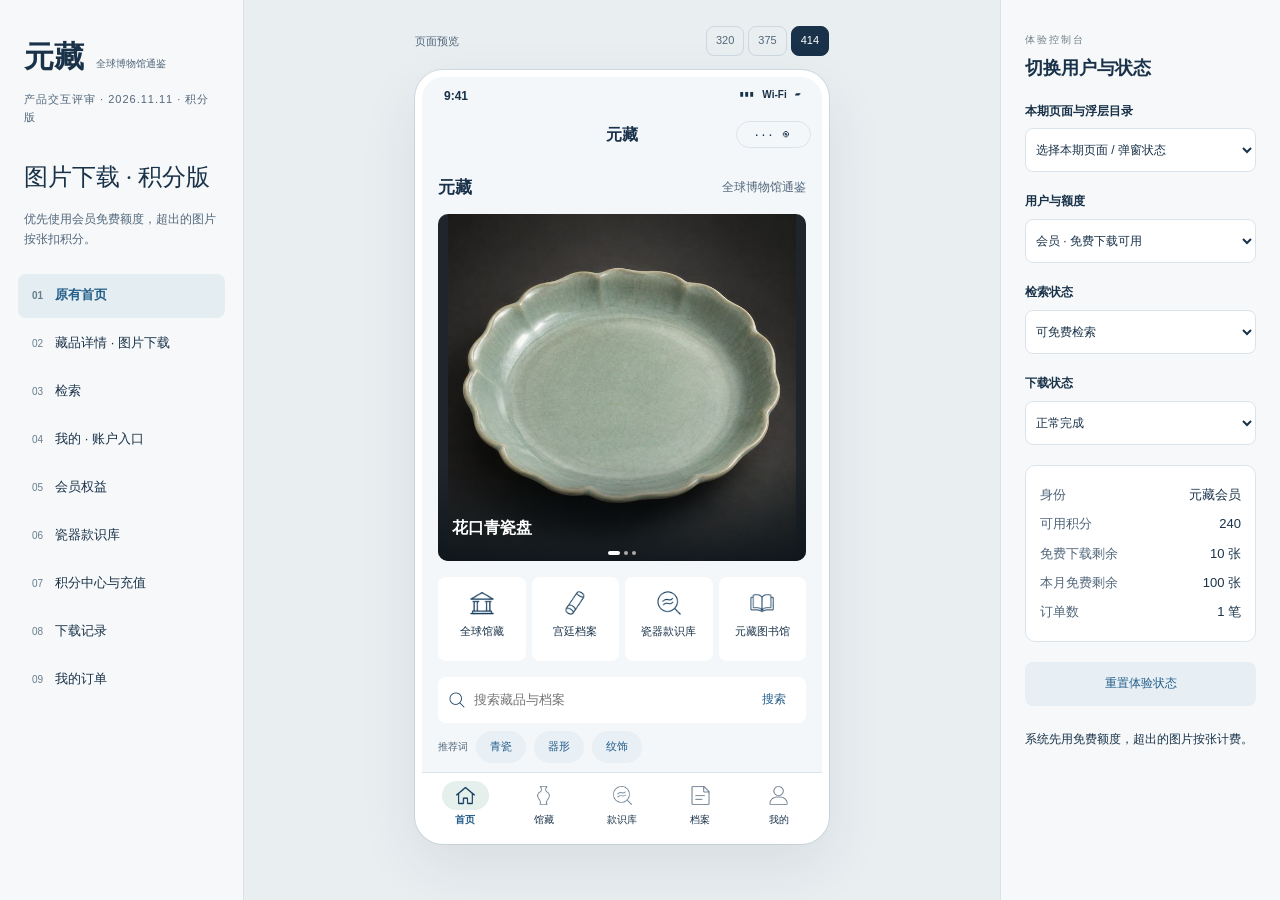
<file: yuancang-points-marks/index.html>
<!doctype html>
<html lang="zh-CN" data-edition="points">
<head>
  <meta charset="utf-8"><meta name="viewport" content="width=device-width,initial-scale=1,viewport-fit=cover">
  <title>元藏 · 全球博物馆通鉴</title>
  <link rel="stylesheet" href="styles.css">
</head>
<body>
  <aside class="review-nav">
    <div class="brand">元藏<span>全球博物馆通鉴</span></div>
    <div class="edition">产品交互评审 · 2026.11.11 · 积分版</div>
    <h1>图片下载 · 积分版</h1>
    <p>优先使用会员免费额度，超出的图片按张扣积分。</p>
    <nav id="review-links" aria-label="页面目录"></nav>
  </aside>
  <main class="preview-stage">
    <div class="stage-toolbar"><span>页面预览</span><div class="widths" aria-label="预览宽度"><button data-width="320">320</button><button data-width="375">375</button><button data-width="414" class="selected">414</button></div><button class="mobile-settings" data-action="settings">切换状态</button></div>
    <div class="phone" id="phone">
      <div class="statusbar"><span>9:41</span><span class="status-signal">▮▮▮ &nbsp; Wi-Fi &nbsp; ▰</span></div>
      <header id="app-header"></header>
      <div id="screen" class="screen" tabindex="-1"></div>
      <nav id="tabbar" aria-label="小程序导航"></nav>
      <div id="overlay-root"></div>
      <div id="toast" role="status" aria-live="polite"></div>
    </div>
  </main>
  <aside class="review-panel">
    <div class="eyebrow">体验控制台</div><h2>切换用户与状态</h2>
    <label for="review-scene">本期页面与浮层目录</label><select id="review-scene"></select>


    <label for="scenario">用户与额度</label><select id="scenario">
      <option value="guest">未登录</option>
      <option value="paid">普通注册用户 · 积分足够</option><option value="poor">普通注册用户 · 积分不足</option>
      <option value="member-month">会员 · 本月免费已用完</option><option value="member-low">会员 · 日/月仅剩 1 张</option><option value="member-low-poor">会员 · 仅剩 1 张且积分不足</option><option value="member">会员 · 免费下载可用</option><option value="member-paid">会员 · 免费用完，积分足够</option><option value="member-poor">会员 · 免费用完，积分不足</option>
    </select>
    <label for="search-state">检索状态</label><select id="search-state"><option value="free">可免费检索</option><option value="points">免费额度已用完</option><option value="error">接口获取失败</option><option value="empty">检索成功 · 暂无结果（免费）</option></select>
    <label for="download-state">下载状态</label><select id="download-state"><option value="success">正常完成</option><option value="partial">所选图片失败 · 本次不扣费</option><option value="unsupported">原文件无法保存 · 本次失败</option><option value="error">下载信息获取失败</option><option value="empty">暂无图片</option><option value="blocked">来源未开放下载</option><option value="settling">全部成功 · 结算回执延迟</option></select>
    <div id="account-summary" class="account-summary"></div>
    <button class="review-button" data-action="reset">重置体验状态</button>
    <div class="inspector" id="inspector"></div>
  </aside>
  <script type="module" src="app.mjs?v=10"></script>
</body>
</html>
</file>
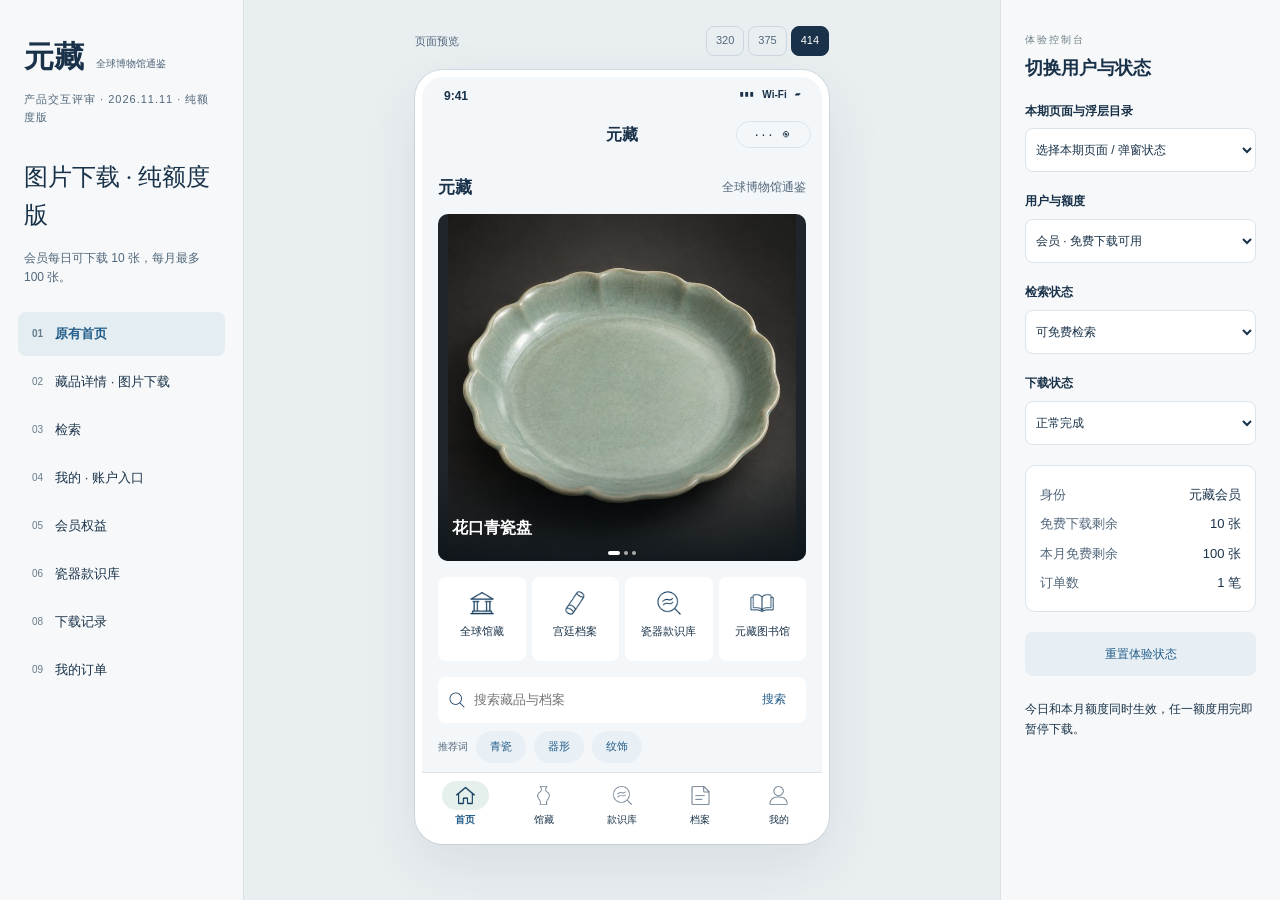
<file: yuancang-quota-marks/index.html>
<!doctype html>
<html lang="zh-CN" data-edition="quota">
<head>
  <meta charset="utf-8"><meta name="viewport" content="width=device-width,initial-scale=1,viewport-fit=cover">
  <title>元藏 · 全球博物馆通鉴</title>
  <link rel="stylesheet" href="styles.css">
</head>
<body>
  <aside class="review-nav">
    <div class="brand">元藏<span>全球博物馆通鉴</span></div>
    <div class="edition">产品交互评审 · 2026.11.11 · 纯额度版</div>
    <h1>图片下载 · 纯额度版</h1>
    <p>会员每日可下载 10 张，每月最多 100 张。</p>
    <nav id="review-links" aria-label="页面目录"></nav>
  </aside>
  <main class="preview-stage">
    <div class="stage-toolbar"><span>页面预览</span><div class="widths" aria-label="预览宽度"><button data-width="320">320</button><button data-width="375">375</button><button data-width="414" class="selected">414</button></div><button class="mobile-settings" data-action="settings">切换状态</button></div>
    <div class="phone" id="phone">
      <div class="statusbar"><span>9:41</span><span class="status-signal">▮▮▮ &nbsp; Wi-Fi &nbsp; ▰</span></div>
      <header id="app-header"></header>
      <div id="screen" class="screen" tabindex="-1"></div>
      <nav id="tabbar" aria-label="小程序导航"></nav>
      <div id="overlay-root"></div>
      <div id="toast" role="status" aria-live="polite"></div>
    </div>
  </main>
  <aside class="review-panel">
    <div class="eyebrow">体验控制台</div><h2>切换用户与状态</h2>
    <label for="review-scene">本期页面与浮层目录</label><select id="review-scene"></select>


    <label for="scenario">用户与额度</label><select id="scenario">
      <option value="guest">未登录</option>
      <option value="paid">普通注册用户</option>
      <option value="member-month">会员 · 本月免费已用完</option><option value="member-low">会员 · 日/月仅剩 1 张</option><option value="member">会员 · 免费下载可用</option><option value="member-paid">会员 · 今日额度已用完</option>
    </select>
    <label for="search-state">检索状态</label><select id="search-state"><option value="free">可免费检索</option><option value="points">免费额度已用完</option><option value="error">接口获取失败</option><option value="empty">检索成功 · 暂无结果（免费）</option></select>
    <label for="download-state">下载状态</label><select id="download-state"><option value="success">正常完成</option><option value="partial">所选图片失败 · 本次不扣额度</option><option value="unsupported">原文件无法保存 · 本次失败</option><option value="error">下载信息获取失败</option><option value="empty">暂无图片</option><option value="blocked">来源未开放下载</option><option value="settling">全部成功 · 结算回执延迟</option></select>
    <div id="account-summary" class="account-summary"></div>
    <button class="review-button" data-action="reset">重置体验状态</button>
    <div class="inspector" id="inspector"></div>
  </aside>
  <script type="module" src="app.mjs?v=11"></script>
</body>
</html>
</file>
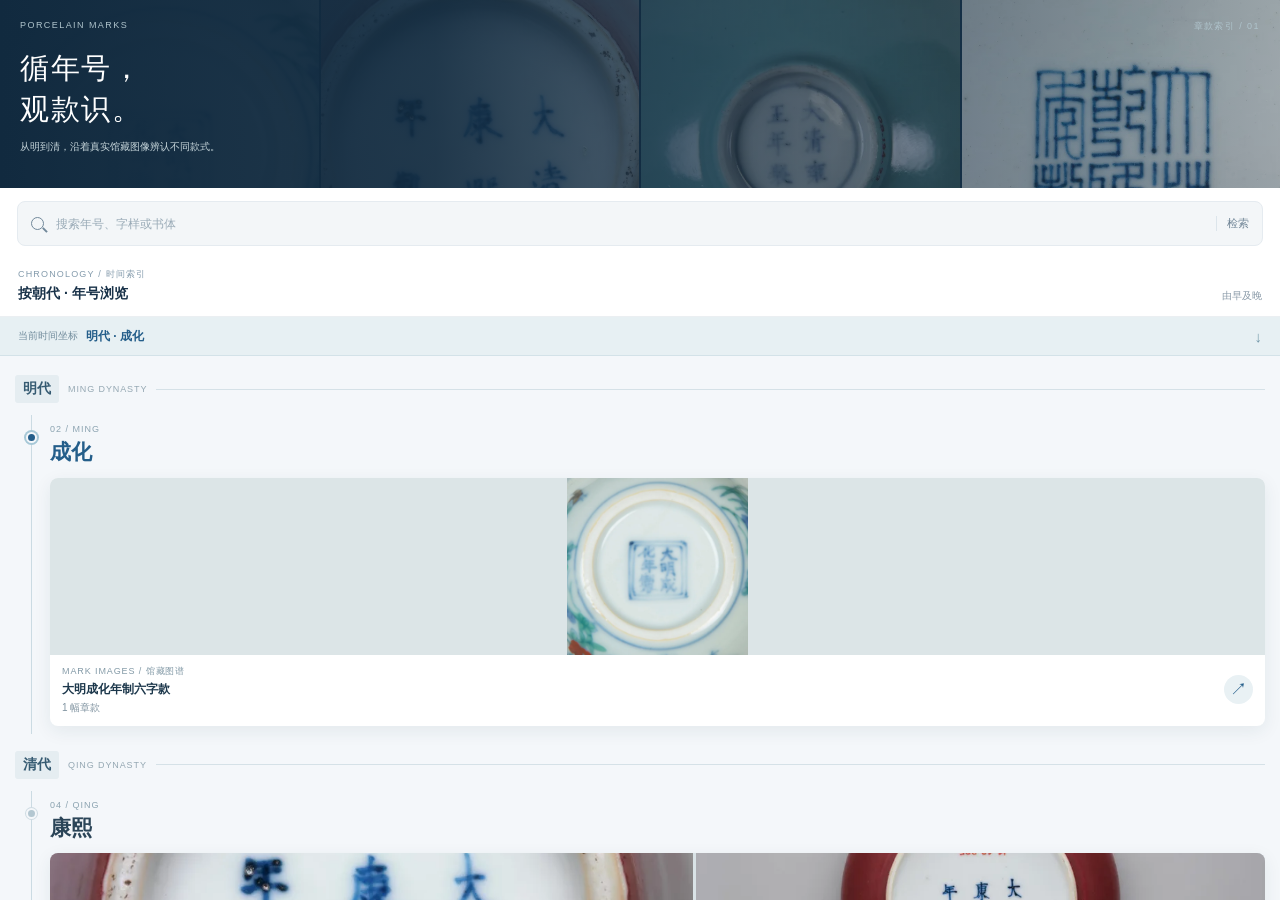
<file: yuancang-points-marks/marks/index.html>
<!doctype html>
<html lang="zh-CN">
  <head>
    <meta charset="utf-8" />
    <meta name="viewport" content="width=device-width, initial-scale=1, viewport-fit=cover" />
    <meta name="theme-color" content="#f4f7fa" />
    <title>瓷器款识库 · 元藏</title>
    <meta name="description" content="按朝代和年号浏览瓷器款识，查看章款图像与关联藏品。" />
    <link rel="stylesheet" href="styles.css?v=7" />
    <script src="catalog.js?v=3" defer></script>
    <script src="app.js?v=9" defer></script>
    <style>
      html,body,.review-shell,.stage,.phones{height:100%;min-height:0}
      .review-shell,.stage,.phones{display:block;padding:0}
      .phone{width:100%;height:100%;min-height:0;border:0;border-radius:0;box-shadow:none}
      .detail-phone,body.mode-detail .list-phone{display:none}
      body.mode-detail .detail-phone{display:flex}
    </style>
  </head>
  <body>
    <main class="review-shell">
      <div class="stage">
        <div class="phones">
          <section class="phone list-phone" aria-label="瓷器章款列表页">
            <div class="phone-scroll" id="listScroll">
              <section class="list-hero">
                <div class="hero-photos" aria-hidden="true"><img src="assets/met-42515-5.webp" alt="" /><img src="assets/met-42229-2.webp" alt="" /><img src="assets/met-49358-1.webp" alt="" /><img src="assets/met-53774-6.webp" alt="" /></div>
                <div class="hero-shade"></div>
                <div class="hero-line"><span>PORCELAIN MARKS</span><span>章款索引 / 01</span></div>
                <h2>循年号，<br />观款识。</h2>
                <p>从明到清，沿着真实馆藏图像辨认不同款式。</p>
              </section>
              <div class="search-wrap">
                <label class="search-box"><span class="search-icon" aria-hidden="true"></span><input id="markSearch" type="search" placeholder="搜索年号、字样或书体" autocomplete="off" /><span class="search-end">检索</span></label>
              </div>
              <div class="index-heading"><div><p>CHRONOLOGY / 时间索引</p><h3>按朝代 · 年号浏览</h3></div><span>由早及晚</span></div>
              <div class="coordinate-bar" id="coordinateBar" aria-live="polite"><span>当前时间坐标</span><strong id="coordinateText">明代 · 宣德</strong><i aria-hidden="true">↓</i></div>
              <div id="timeline" class="timeline"></div>
              <p class="list-disclaimer">同一款文字样可见于不同时期的器物。款识仅为检索线索，具体断代以馆藏记录与研究为准。</p>
            </div>
          </section>

          <section class="phone detail-phone" aria-label="瓷器章款详情页">
            <div class="phone-scroll" id="detailScroll"><div id="detailContent"></div></div>

            <div class="viewer" id="imageViewer" role="dialog" aria-modal="true" aria-label="章款图像浏览" hidden>
              <div class="viewer-top"><button class="viewer-icon" id="viewerClose" type="button" aria-label="关闭图片">×</button><span id="viewerCount"></span></div>
              <div class="viewer-stage"><button class="viewer-arrow" id="viewerPrev" type="button" aria-label="上一张">‹</button><img id="viewerImage" alt="" /><button class="viewer-arrow" id="viewerNext" type="button" aria-label="下一张">›</button></div>
              <div class="viewer-bottom">
                <p class="viewer-name"><span class="viewer-meta-label">款识名称：</span><strong id="viewerCaption"></strong></p>
                <a class="viewer-action" id="openObject" href="#collection">进入藏品详情 <span aria-hidden="true">↗</span></a>
                <p class="viewer-description"><span class="viewer-meta-label">款识介绍：</span><span id="viewerDescription"></span></p>
              </div>
            </div>
            <div class="sheet-cover" id="objectCover" hidden></div>
            <section class="object-sheet" id="objectSheet" role="dialog" aria-modal="true" aria-labelledby="objectTitle" hidden>
              <div class="sheet-handle" aria-hidden="true"></div>
              <div class="sheet-heading"><span>COLLECTION / 关联藏品</span><button id="closeObject" type="button" aria-label="关闭藏品详情">×</button></div>
              <div id="objectContent"></div>
            </section>
          </section>
        </div>
      </div>
    </main>
    <div class="toast" id="toast" role="status" aria-live="polite"></div>
  </body>
</html>
</file>
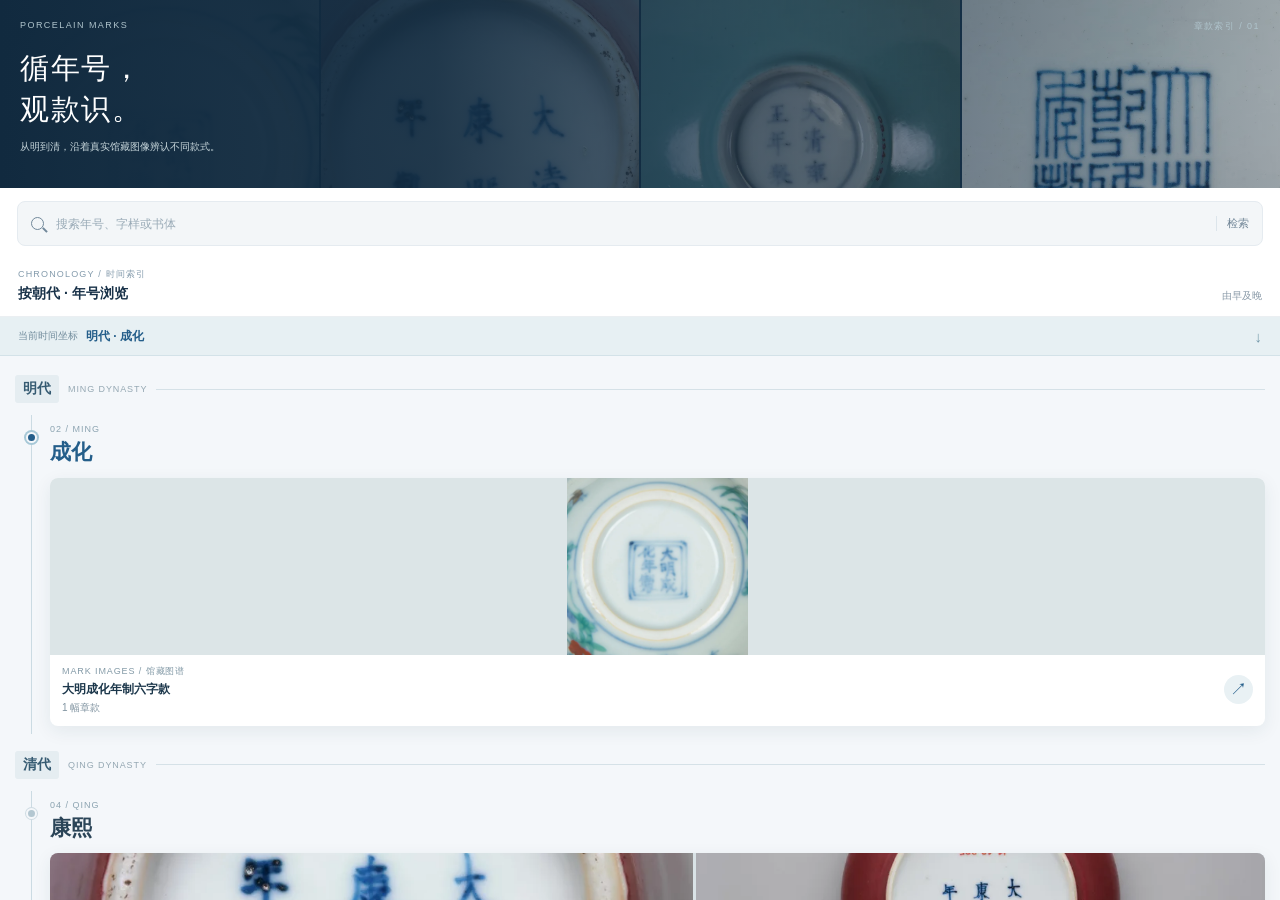
<file: yuancang-quota-marks/marks/index.html>
<!doctype html>
<html lang="zh-CN">
  <head>
    <meta charset="utf-8" />
    <meta name="viewport" content="width=device-width, initial-scale=1, viewport-fit=cover" />
    <meta name="theme-color" content="#f4f7fa" />
    <title>瓷器款识库 · 元藏</title>
    <meta name="description" content="按朝代和年号浏览瓷器款识，查看章款图像与关联藏品。" />
    <link rel="stylesheet" href="styles.css?v=7" />
    <script src="catalog.js?v=4" defer></script>
    <script src="app.js?v=10" defer></script>
    <style>
      html,body,.review-shell,.stage,.phones{height:100%;min-height:0}
      .review-shell,.stage,.phones{display:block;padding:0}
      .phone{width:100%;height:100%;min-height:0;border:0;border-radius:0;box-shadow:none}
      .detail-phone,body.mode-detail .list-phone{display:none}
      body.mode-detail .detail-phone{display:flex}
    </style>
  </head>
  <body>
    <main class="review-shell">
      <div class="stage">
        <div class="phones">
          <section class="phone list-phone" aria-label="瓷器章款列表页">
            <div class="phone-scroll" id="listScroll">
              <section class="list-hero">
                <div class="hero-photos" aria-hidden="true"><img src="assets/met-42515-5.webp" alt="" /><img src="assets/met-42229-2.webp" alt="" /><img src="assets/met-49358-1.webp" alt="" /><img src="assets/met-53774-6.webp" alt="" /></div>
                <div class="hero-shade"></div>
                <div class="hero-line"><span>PORCELAIN MARKS</span><span>章款索引 / 01</span></div>
                <h2>循年号，<br />观款识。</h2>
                <p>从明到清，沿着真实馆藏图像辨认不同款式。</p>
              </section>
              <div class="search-wrap">
                <label class="search-box"><span class="search-icon" aria-hidden="true"></span><input id="markSearch" type="search" placeholder="搜索年号、字样或书体" autocomplete="off" /><span class="search-end">检索</span></label>
              </div>
              <div class="index-heading"><div><p>CHRONOLOGY / 时间索引</p><h3>按朝代 · 年号浏览</h3></div><span>由早及晚</span></div>
              <div class="coordinate-bar" id="coordinateBar" aria-live="polite"><span>当前时间坐标</span><strong id="coordinateText">明代 · 宣德</strong><i aria-hidden="true">↓</i></div>
              <div id="timeline" class="timeline"></div>
              <p class="list-disclaimer">同一款文字样可见于不同时期的器物。款识仅为检索线索，具体断代以馆藏记录与研究为准。</p>
            </div>
          </section>

          <section class="phone detail-phone" aria-label="瓷器章款详情页">
            <div class="phone-scroll" id="detailScroll"><div id="detailContent"></div></div>

            <div class="viewer" id="imageViewer" role="dialog" aria-modal="true" aria-label="章款图像浏览" hidden>
              <div class="viewer-top"><button class="viewer-icon" id="viewerClose" type="button" aria-label="关闭图片">×</button><span id="viewerCount"></span></div>
              <div class="viewer-stage"><button class="viewer-arrow" id="viewerPrev" type="button" aria-label="上一张">‹</button><img id="viewerImage" alt="" /><button class="viewer-arrow" id="viewerNext" type="button" aria-label="下一张">›</button></div>
              <div class="viewer-bottom">
                <p class="viewer-name"><span class="viewer-meta-label">款识名称：</span><strong id="viewerCaption"></strong></p>
                <a class="viewer-action" id="openObject" href="#collection">进入藏品详情 <span aria-hidden="true">↗</span></a>
                <p class="viewer-description"><span class="viewer-meta-label">款识介绍：</span><span id="viewerDescription"></span></p>
              </div>
            </div>
            <div class="sheet-cover" id="objectCover" hidden></div>
            <section class="object-sheet" id="objectSheet" role="dialog" aria-modal="true" aria-labelledby="objectTitle" hidden>
              <div class="sheet-handle" aria-hidden="true"></div>
              <div class="sheet-heading"><span>COLLECTION / 关联藏品</span><button id="closeObject" type="button" aria-label="关闭藏品详情">×</button></div>
              <div id="objectContent"></div>
            </section>
          </section>
        </div>
      </div>
    </main>
    <div class="toast" id="toast" role="status" aria-live="polite"></div>
  </body>
</html>
</file>
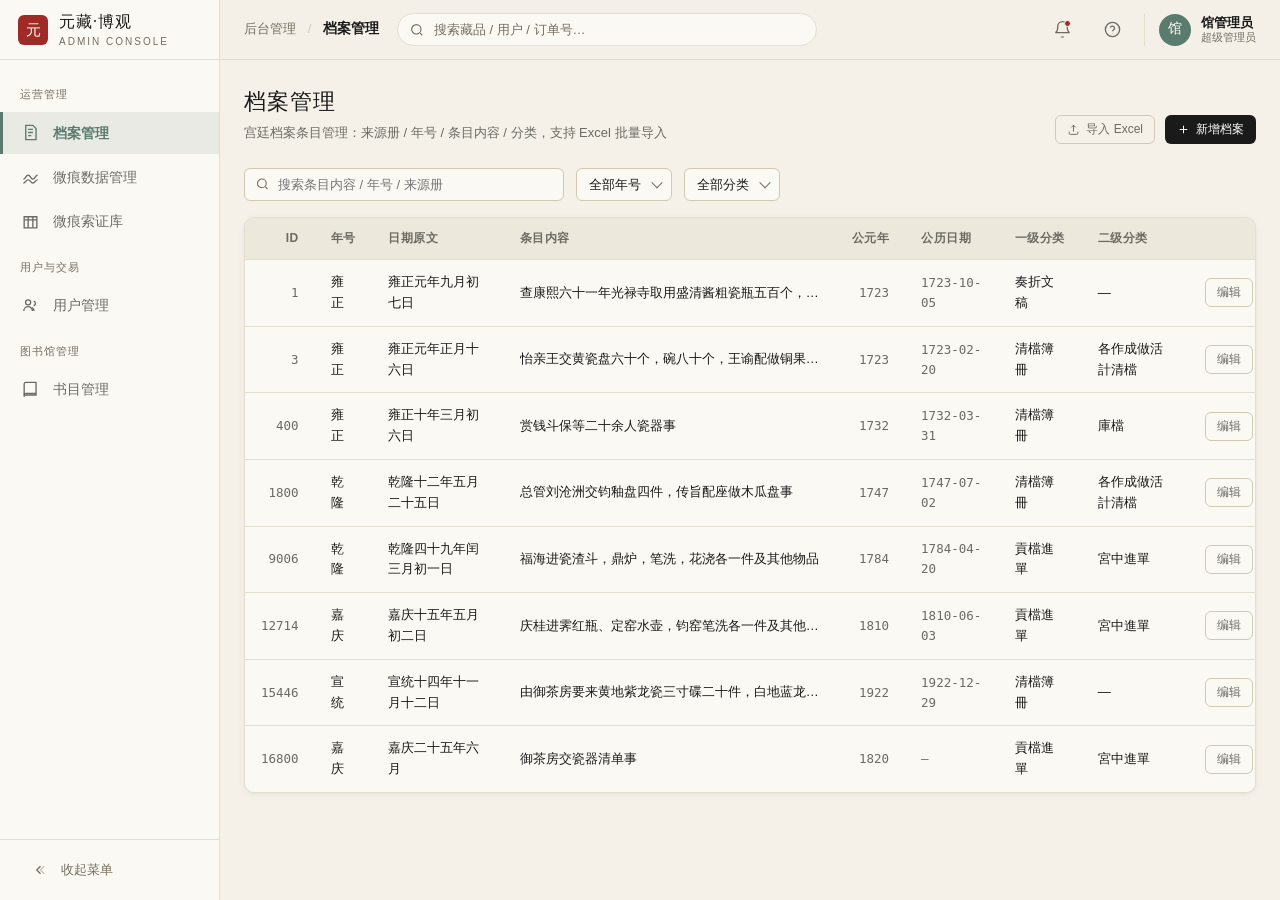
<file: admin.html>
<!DOCTYPE html>
<!-- 设计系统：元藏·典藏（青瓷雅集·冷调） | 原型构建师：筑原型(Zhu) | 类型：dashboard/admin-web -->
<html lang="zh-CN">
<head>
<meta charset="UTF-8">
<meta name="viewport" content="width=device-width, initial-scale=1.0">
<title>元藏·博观 · 后台管理</title>
<style>
/* ============ 设计令牌（元藏·典藏） ============ */
:root{
  --color-primary:#5B7B6F; --color-primary-hover:#4E6B5F; --color-primary-soft:rgba(91,123,111,0.12);
  --color-action:#1A1A1A; --color-action-hover:#000000; /* 主按钮/登录印章填充：墨黑（对齐权威源 --yz-ink-900） */
  --color-bg:#F5F1E8; --color-surface:#FBF9F3; --color-surface-sunken:#EDE8DC;
  --color-overlay-veil:rgba(245,241,232,0.82); --color-overlay-dim:rgba(26,26,26,0.55);
  --color-text-primary:#1A1A1A; --color-text-secondary:#6B6B63; --color-text-tertiary:#756E60; --color-text-on-primary:#FFFFFF;
  --color-seal-red:#9E2B25; --color-seal-red-hover:#8A241F; --color-success:#446B47; --color-warning:#856127; --color-danger:#B4423A; --color-info:#6E8B82;
  --color-gold:#B08D57; --color-gold-soft:rgba(176,141,87,0.16);
  --color-border:#E4DECF; --color-border-strong:#D2C9B4; --border-width:1px;
  --radius-sm:6px; --radius-md:10px; --radius-lg:16px; --radius-pill:999px;
  --shadow-card:0 1px 2px rgba(26,26,26,0.04),0 2px 8px rgba(26,26,26,0.04);
  --shadow-float:0 4px 16px rgba(26,26,26,0.08);
  --shadow-overlay:0 8px 32px rgba(26,26,26,0.12);
  --space-xs:4px; --space-sm:8px; --space-md:12px; --space-lg:16px; --space-xl:24px; --space-2xl:32px; --space-3xl:48px; --space-4xl:64px;
  --font-heading:"Noto Serif SC","Source Han Serif SC","Songti SC","SimSun",serif;
  --font-body:-apple-system,BlinkMacSystemFont,"PingFang SC","Noto Sans SC","Microsoft YaHei","Helvetica Neue",Arial,sans-serif;
  --font-mono:"SF Mono","JetBrains Mono","Roboto Mono",Menlo,Consolas,monospace;
  --safe-top:env(safe-area-inset-top,0px); --safe-bottom:env(safe-area-inset-bottom,0px);
}

/* ============ 基础重置 ============ */
*{box-sizing:border-box;margin:0;padding:0}
html,body{height:100%}
body{
  font-family:var(--font-body);background:var(--color-bg);color:var(--color-text-primary);
  font-size:14px;line-height:1.6;-webkit-font-smoothing:antialiased;text-rendering:optimizeLegibility;
}
h1,h2,h3,h4{font-family:var(--font-heading);font-weight:600;color:var(--color-text-primary);line-height:1.35}
a{color:inherit;text-decoration:none}
svg{display:block}
::-webkit-scrollbar{width:9px;height:9px}
::-webkit-scrollbar-thumb{background:var(--color-border-strong);border-radius:var(--radius-pill)}
::-webkit-scrollbar-track{background:transparent}

/* ============ 登录页（独立居中布局） ============ */
#login-view{position:fixed;inset:0;display:flex;align-items:center;justify-content:center;
  background:var(--color-bg);
  padding:24px}
.login-card{width:100%;max-width:392px;background:var(--color-surface);border:1px solid var(--color-border);
  border-radius:var(--radius-lg);box-shadow:var(--shadow-float);padding:44px 40px 40px;position:relative}
.login-brand{text-align:center;margin-bottom:30px}
.login-seal{width:54px;height:54px;margin:0 auto 16px;border-radius:var(--radius-md);
  background:var(--color-seal-red);display:flex;align-items:center;justify-content:center;
  box-shadow:0 2px 10px rgba(158,43,37,0.28)}
.login-seal span{font-family:var(--font-heading);color:var(--color-text-on-primary);font-size:24px;font-weight:600;letter-spacing:1px}
.login-title{font-size:22px;letter-spacing:2px}
.login-sub{font-size:13px;color:var(--color-text-tertiary);margin-top:6px;letter-spacing:1px}
.login-form .field{margin-bottom:16px}
.login-form label{display:block;font-size:13px;color:var(--color-text-secondary);margin-bottom:7px;letter-spacing:.5px}
.login-form input{width:100%;padding:11px 13px;border:1px solid var(--color-border-strong);border-radius:var(--radius-sm);
  background:var(--color-surface);font-family:var(--font-body);font-size:14px;color:var(--color-text-primary);transition:border-color .15s,box-shadow .15s}
.login-form input:focus{outline:none;border-color:var(--color-primary);box-shadow:0 0 0 3px var(--color-primary-soft)}
.captcha-row{display:flex;gap:10px;align-items:stretch}
.captcha-row input{flex:1}
.captcha-box{width:116px;height:42px;border:1px solid var(--color-border-strong);border-radius:var(--radius-sm);
  cursor:pointer;background:var(--color-surface-sunken);flex-shrink:0;overflow:hidden}
.login-tip{font-size:12px;color:var(--color-text-tertiary);text-align:center;margin-top:14px}
.login-tip b{color:var(--color-primary)}

/* ============ 应用外壳 ============ */
#app-view{display:flex;min-height:100vh}
.sidebar{position:fixed;top:0;bottom:0;left:0;width:220px;background:var(--color-surface);
  border-right:1px solid var(--color-border);display:flex;flex-direction:column;z-index:30;transition:width .22s ease}
.sidebar.collapsed{width:64px}
.sidebar-brand{height:60px;display:flex;align-items:center;gap:11px;padding:0 18px;border-bottom:1px solid var(--color-border);overflow:hidden}
.sidebar-brand .mark{width:30px;height:30px;border-radius:var(--radius-sm);background:var(--color-seal-red);
  display:flex;align-items:center;justify-content:center;flex-shrink:0}
.sidebar-brand .mark span{font-family:var(--font-heading);color:var(--color-text-on-primary);font-size:15px}
.sidebar-brand .name{font-family:var(--font-heading);font-size:16px;letter-spacing:1px;white-space:nowrap}
.sidebar-brand .name small{display:block;font-family:var(--font-body);font-size:10px;color:var(--color-text-tertiary);letter-spacing:2px;font-weight:400}
.sidebar.collapsed .brand-text{opacity:0}
.nav{flex:1;overflow-y:auto;padding:12px 0;display:flex;flex-direction:column;gap:2px}
.nav-section{font-size:11px;color:var(--color-text-tertiary);letter-spacing:1px;padding:14px 20px 6px;white-space:nowrap;overflow:hidden}
.sidebar.collapsed .nav-section{opacity:0;padding:8px 0 4px;text-align:center}
.nav-item{display:flex;align-items:center;gap:13px;padding:10px 18px;color:var(--color-text-secondary);
  cursor:pointer;border-left:3px solid transparent;font-size:14px;transition:background .15s,color .15s;white-space:nowrap}
.nav-item svg{width:19px;height:19px;flex-shrink:0}
.nav-item:hover{background:var(--color-primary-soft);color:var(--color-text-primary)}
.nav-item.active{background:var(--color-primary-soft);color:var(--color-primary);border-left-color:var(--color-primary);font-weight:600}
.sidebar.collapsed .nav-item span{opacity:0;width:0;overflow:hidden}
.sidebar-foot{border-top:1px solid var(--color-border);padding:12px}
.collapse-btn{display:flex;align-items:center;gap:13px;width:100%;padding:9px 18px;background:none;border:none;
  color:var(--color-text-tertiary);cursor:pointer;font-size:13px;font-family:var(--font-body);border-radius:var(--radius-sm)}
.collapse-btn:hover{color:var(--color-primary)}
.collapse-btn svg{width:18px;height:18px;flex-shrink:0}
.sidebar.collapsed .collapse-btn span{opacity:0;width:0;overflow:hidden}

.main{margin-left:220px;flex:1;display:flex;flex-direction:column;min-height:100vh;transition:margin-left .22s ease;min-width:0}
.sidebar.collapsed ~ .main{margin-left:64px}

/* ============ 顶栏 ============ */
.topbar{position:sticky;top:0;z-index:20;height:60px;background:var(--color-overlay-veil);
  border-bottom:1px solid var(--color-border);
  display:flex;align-items:center;gap:18px;padding:0 24px}
.breadcrumb{font-size:13px;color:var(--color-text-tertiary);white-space:nowrap}
.breadcrumb b{color:var(--color-text-primary);font-family:var(--font-heading);font-weight:600;font-size:14px}
.breadcrumb .sep{margin:0 8px;color:var(--color-border-strong)}
.topbar-search{flex:1;max-width:420px;position:relative}
.topbar-search svg{position:absolute;left:12px;top:50%;transform:translateY(-50%);width:16px;height:16px;color:var(--color-text-tertiary)}
.topbar-search input{width:100%;padding:8px 12px 8px 36px;border:1px solid var(--color-border);border-radius:var(--radius-pill);
  background:var(--color-surface);font-size:13px;color:var(--color-text-primary);font-family:var(--font-body);transition:border-color .15s}
.topbar-search input:focus{outline:none;border-color:var(--color-primary)}
.topbar-search input::placeholder{color:var(--color-text-tertiary)}
.topbar-actions{display:flex;align-items:center;gap:14px;margin-left:auto}
.icon-btn{width:36px;height:36px;border-radius:var(--radius-sm);display:flex;align-items:center;justify-content:center;
  color:var(--color-text-secondary);cursor:pointer;position:relative;border:none;background:none;transition:background .15s,color .15s}
.icon-btn:hover{background:var(--color-primary-soft);color:var(--color-primary)}
.icon-btn svg{width:19px;height:19px}
.icon-btn .dot{position:absolute;top:8px;right:9px;width:7px;height:7px;border-radius:50%;background:var(--color-seal-red);border:1.5px solid var(--color-surface)}
.admin{display:flex;align-items:center;gap:10px;padding-left:14px;border-left:1px solid var(--color-border)}
.admin .ava{width:32px;height:32px;border-radius:50%;background:var(--color-primary);color:var(--color-text-on-primary);
  display:flex;align-items:center;justify-content:center;font-family:var(--font-heading);font-size:14px;flex-shrink:0}
.admin .meta{line-height:1.25}
.admin .meta .nm{font-size:13px;font-weight:600}
.admin .meta .rl{font-size:11px;color:var(--color-text-tertiary)}

/* ============ 内容区 ============ */
.content{flex:1;padding:var(--space-xl);max-width:1320px;width:100%}
.view{display:block}
.view[hidden]{display:none}
.page-head{display:flex;align-items:flex-end;justify-content:space-between;gap:16px;margin-bottom:var(--space-xl);flex-wrap:wrap}
.page-head .ttl{font-size:22px;font-family:var(--font-heading);letter-spacing:1px}
.page-head .desc{font-size:13px;color:var(--color-text-secondary);margin-top:4px}
.section-title{font-family:var(--font-heading);font-size:15px;color:var(--color-text-primary);margin-bottom:14px;display:flex;align-items:center;gap:9px}
.section-title::before{content:"";width:3px;height:15px;background:var(--color-primary);border-radius:2px}

/* ============ 卡片/看板 ============ */
.card{background:var(--color-surface);border:1px solid var(--color-border);border-radius:var(--radius-md);box-shadow:var(--shadow-card)}
.metric-grid{display:grid;grid-template-columns:repeat(4,1fr);gap:var(--space-xl);margin-bottom:var(--space-xl)}
.metric-card{padding:var(--space-xl)}
.metric-card .top{display:flex;align-items:center;justify-content:space-between;margin-bottom:14px}
.metric-card .label{font-size:13px;color:var(--color-text-secondary);letter-spacing:.5px}
.metric-card .icn{width:38px;height:38px;border-radius:var(--radius-sm);background:var(--color-primary-soft);
  color:var(--color-primary);display:flex;align-items:center;justify-content:center}
.metric-card .icn svg{width:20px;height:20px}
.metric-card .value{font-family:var(--font-heading);font-size:30px;font-weight:600;letter-spacing:.5px;line-height:1.1}
.metric-card .value .unit{font-size:15px;color:var(--color-text-tertiary);font-family:var(--font-body);margin-left:2px}
.metric-card .trend{margin-top:9px;font-size:12px;display:flex;align-items:center;gap:5px;color:var(--color-text-tertiary)}
.trend.up{color:var(--color-success)}
.trend.down{color:var(--color-danger)}
.trend svg{width:13px;height:13px}

/* ============ 图表面板 ============ */
.charts-grid{display:grid;grid-template-columns:1.4fr 1fr;gap:var(--space-xl);margin-bottom:var(--space-xl)}
.chart-card{padding:var(--space-xl)}
.chart-head{display:flex;align-items:center;justify-content:space-between;margin-bottom:18px}
.chart-head .ct{font-family:var(--font-heading);font-size:15px}
.chart-head .cs{font-size:12px;color:var(--color-text-tertiary)}
.chart-wrap{width:100%}
.chart-wrap svg{width:100%;height:auto;display:block}

/* ============ 数据表格 ============ */
.table-wrap{overflow-x:auto;border:1px solid var(--color-border);border-radius:var(--radius-md);background:var(--color-surface);box-shadow:var(--shadow-card)}
.table{width:100%;border-collapse:collapse;font-size:13px;min-width:640px}
.table thead th{background:var(--color-surface-sunken);text-align:left;padding:11px 16px;font-weight:600;
  color:var(--color-text-secondary);border-bottom:1px solid var(--color-border);font-size:12px;letter-spacing:.04em;white-space:nowrap}
.table tbody td{padding:12px 16px;border-bottom:1px solid var(--color-border);color:var(--color-text-primary);vertical-align:middle}
.table tbody tr:last-child td{border-bottom:none}
.table tbody tr:hover{background:var(--color-primary-soft)}
.table .mono{font-family:var(--font-mono);font-size:12.5px;color:var(--color-text-secondary)}
.table .sub{display:block;font-size:11px;color:var(--color-text-tertiary);margin-top:2px}
.thum{width:40px;height:40px;border-radius:var(--radius-sm);flex-shrink:0;border:1px solid var(--color-border)}
.thum-row{display:flex;align-items:center;gap:11px}
.ava-sm{width:30px;height:30px;border-radius:50%;display:flex;align-items:center;justify-content:center;font-size:12px;color:var(--color-text-on-primary);flex-shrink:0;font-family:var(--font-body)}
.row-actions{display:flex;gap:8px;flex-wrap:nowrap}

/* ============ 筛选条 ============ */
.toolbar{display:flex;align-items:center;gap:12px;flex-wrap:wrap;margin-bottom:var(--space-lg)}
.search-inline{position:relative;flex:1;min-width:200px;max-width:320px}
.search-inline svg{position:absolute;left:11px;top:50%;transform:translateY(-50%);width:15px;height:15px;color:var(--color-text-tertiary)}
.search-inline input{width:100%;padding:8px 12px 8px 33px;border:1px solid var(--color-border-strong);border-radius:var(--radius-sm);
  background:var(--color-surface);font-size:13px;font-family:var(--font-body);color:var(--color-text-primary)}
.search-inline input:focus{outline:none;border-color:var(--color-primary);box-shadow:0 0 0 3px var(--color-primary-soft)}
.select{position:relative}
.select select{padding:8px 30px 8px 12px;border:1px solid var(--color-border-strong);border-radius:var(--radius-sm);
  background:var(--color-surface);font-size:13px;font-family:var(--font-body);color:var(--color-text-primary);cursor:pointer;appearance:none}
.select::after{content:"";position:absolute;right:11px;top:50%;width:7px;height:7px;border-right:1.5px solid var(--color-text-tertiary);
  border-bottom:1.5px solid var(--color-text-tertiary);transform:translateY(-65%) rotate(45deg);pointer-events:none}
.select select:focus{outline:none;border-color:var(--color-primary)}

/* ============ 按钮 ============ */
.btn{font-family:var(--font-body);font-size:13px;padding:8px 15px;border-radius:var(--radius-sm);border:1px solid transparent;
  cursor:pointer;transition:background .15s,border-color .15s,color .15s;display:inline-flex;align-items:center;gap:6px;white-space:nowrap}
.btn svg{width:15px;height:15px}
.btn-primary{background:var(--color-action);color:var(--color-text-on-primary)}
.btn-primary:hover{background:var(--color-action-hover)}
.btn-seal{background:var(--color-seal-red);color:#fff}
.btn-seal:hover{background:var(--color-seal-red-hover)}
.btn-ghost{background:transparent;border-color:var(--color-border-strong);color:var(--color-text-secondary)}
.btn-ghost:hover{border-color:var(--color-primary);color:var(--color-primary)}
.btn-danger{background:transparent;border-color:var(--color-danger);color:var(--color-danger)}
.btn-danger:hover{background:var(--color-danger);color:#fff}
.btn-sm{padding:5px 11px;font-size:12px}
.btn-sm svg{width:13px;height:13px}
.btn:disabled{opacity:.5;cursor:not-allowed}

/* ============ 徽章 / 标签 ============ */
.badge{display:inline-flex;align-items:center;padding:3px 10px;border-radius:var(--radius-pill);font-size:12px;font-weight:500;white-space:nowrap}
.badge-on{background:var(--color-primary-soft);color:var(--color-primary)}
.badge-off{background:var(--color-surface-sunken);color:var(--color-text-tertiary)}
.badge-review{background:var(--color-primary-soft);color:var(--color-primary)}
.badge-success{background:rgba(78,122,91,0.14);color:var(--color-success)}
.badge-warning{background:rgba(176,125,46,0.14);color:var(--color-warning)}
.badge-danger{background:rgba(180,66,58,0.14);color:var(--color-danger)}
.badge-info{background:rgba(110,139,130,0.16);color:var(--color-info)}
.pill-year{background:var(--color-gold-soft);color:var(--color-gold);border:1px solid var(--color-gold);padding:2px 10px;border-radius:var(--radius-pill);font-size:12px;font-weight:500}
.pill-month{background:var(--color-primary-soft);color:var(--color-primary);padding:2px 10px;border-radius:var(--radius-pill);font-size:12px;font-weight:500}

/* ============ 待审队列（概览） ============ */
.queue-card{padding:0;overflow:hidden}
.queue-item{display:flex;align-items:center;gap:13px;padding:14px var(--space-xl);border-bottom:1px solid var(--color-border);cursor:pointer;transition:background .15s}
.queue-item:last-child{border-bottom:none}
.queue-item:hover{background:var(--color-primary-soft)}
.queue-badge{flex-shrink:0}
.queue-main{flex:1;min-width:0}
.queue-main .qt{font-size:13.5px;font-weight:500}
.queue-main .qm{font-size:12px;color:var(--color-text-tertiary);margin-top:2px}
.queue-arrow{color:var(--color-text-tertiary);flex-shrink:0}
.queue-arrow svg{width:16px;height:16px}
.queue-empty{padding:32px;text-align:center;color:var(--color-text-tertiary);font-size:13px}


/* ============ 微痕索证库 / 通用卡片网格 ============ */
.db-grid{display:grid;grid-template-columns:repeat(auto-fill,minmax(264px,1fr));gap:18px;margin-top:6px}
.db-card{background:var(--color-surface);border:1px solid var(--color-border);border-radius:var(--radius-md);overflow:hidden;cursor:pointer;transition:transform .15s,box-shadow .15s,border-color .15s;display:flex;flex-direction:column}
.db-card:hover{transform:translateY(-2px);box-shadow:var(--shadow-card);border-color:var(--color-primary)}
.db-cover{height:134px;background:var(--color-surface-sunken);display:flex;align-items:center;justify-content:center;color:var(--color-text-tertiary);border-bottom:1px solid var(--color-border);overflow:hidden;font-size:13px}
.db-cover img{width:100%;height:100%;object-fit:cover}
.db-body{padding:14px 15px 16px;flex:1;display:flex;flex-direction:column;gap:8px}
.db-name{font-family:var(--font-heading);font-size:15px;font-weight:600;color:var(--color-primary);line-height:1.4}
.db-intro{font-size:12.5px;color:var(--color-text-secondary);line-height:1.6;display:-webkit-box;-webkit-line-clamp:2;-webkit-box-orient:vertical;overflow:hidden}
.db-meta{display:flex;align-items:center;gap:8px;flex-wrap:wrap}
.db-rel{font-size:12px;color:var(--color-text-tertiary)}
.kw{display:inline-block;background:var(--color-primary-soft);color:var(--color-primary);font-size:11px;padding:2px 9px;border-radius:var(--radius-pill);margin:2px 6px 0 0;line-height:1.7}
.feat-row{display:flex;gap:8px;align-items:center;margin-bottom:8px}
.feat-row input{flex:1;min-width:0}
.feat-row .mf-name{max-width:44%}
.mt-img{width:42px;height:30px;border-radius:var(--radius-sm);border:1px solid var(--color-border);overflow:hidden;display:inline-flex;align-items:center;justify-content:center;color:var(--color-text-tertiary);font-size:11px;background:var(--color-surface-sunken);margin-right:5px;vertical-align:middle}
.mt-img img{width:100%;height:100%;object-fit:cover}
.mt-imgs{white-space:nowrap}
.feat-list{display:flex;flex-direction:column;gap:8px}
.feat-item{background:var(--color-surface-sunken);border-radius:var(--radius-sm);padding:9px 12px}
.fi-name{font-weight:600;color:var(--color-primary);font-size:13px}
.fi-desc{display:block;color:var(--color-text-secondary);font-size:12.5px;margin-top:2px;line-height:1.6}
.feat-imgs{display:flex;flex-direction:column;gap:10px}
.fi-block{display:flex;flex-direction:column;gap:3px;padding:6px 0;border-bottom:1px dashed var(--color-border)}
.fi-block:last-child{border-bottom:none}
.mf-imgs{display:flex;gap:6px;flex-wrap:wrap;flex:1;min-width:0}
.mf-imgs .mf-img{flex:1;min-width:140px}
.mini-stat{background:var(--color-surface);border:1px solid var(--color-border);border-radius:var(--radius-md);padding:15px 17px}
.mini-stat .ms-label{font-size:12px;color:var(--color-text-tertiary)}
.mini-stat .ms-val{font-size:22px;font-weight:700;color:var(--color-primary);font-family:var(--font-heading);margin-top:5px}
/* ============ 微痕数据管理：条目表格 ============ */
/* 微痕特征缩略图（纯 token 线描容器，无外链图片） */
.mt-thumb{width:56px;height:40px;border-radius:var(--radius-sm);border:1px solid var(--color-border);background:var(--color-surface-sunken);display:flex;align-items:center;justify-content:center;color:var(--color-primary);flex-shrink:0;overflow:hidden}
.mt-thumb svg{width:42px;height:32px}
.mt-desc-cell{max-width:240px;overflow:hidden;text-overflow:ellipsis;white-space:nowrap;color:var(--color-text-tertiary)}
/* 单元格长文本省略 */
.cell-ellipsis{max-width:300px;overflow:hidden;text-overflow:ellipsis;white-space:nowrap}

/* 缩略图占位（纯 token 单色块，无渐变、无外链） */
.ph{position:relative;overflow:hidden}
.ph-celadon{background:var(--color-primary)}
.ph-glaze{background:var(--color-info)}
.ph-rice{background:var(--color-surface-sunken)}
.ph-seal{background:var(--color-seal-red)}
.ph-gold{background:var(--color-gold)}

/* ============ 抽屉 Drawer ============ */
.drawer-overlay{position:fixed;inset:0;background:var(--color-overlay-dim);z-index:50;opacity:0;pointer-events:none;transition:opacity .25s ease}
.drawer-overlay.open{opacity:1;pointer-events:auto}
.drawer{position:fixed;top:0;right:0;height:100%;width:360px;max-width:92vw;background:var(--color-surface);
  border-top-left-radius:var(--radius-lg);border-bottom-left-radius:var(--radius-lg);box-shadow:var(--shadow-overlay);
  transform:translateX(100%);transition:transform .28s cubic-bezier(.4,0,.2,1);z-index:51;display:flex;flex-direction:column}
.drawer-overlay.open .drawer{transform:translateX(0)}
.drawer-head{display:flex;align-items:center;justify-content:space-between;padding:18px 22px;border-bottom:1px solid var(--color-border)}
.drawer-head .dt{font-family:var(--font-heading);font-size:17px}
.drawer-head .ds{font-size:12px;color:var(--color-text-tertiary);margin-top:2px}
.drawer-close{width:34px;height:34px;border-radius:var(--radius-sm);border:none;background:none;cursor:pointer;color:var(--color-text-tertiary);display:flex;align-items:center;justify-content:center;transition:background .15s,color .15s}
.drawer-close:hover{background:var(--color-primary-soft);color:var(--color-primary)}
.drawer-close svg{width:18px;height:18px}
.drawer-body{flex:1;overflow-y:auto;padding:22px}
.drawer-foot{padding:16px 22px;border-top:1px solid var(--color-border);display:flex;gap:10px;justify-content:flex-end;background:var(--color-surface)}
.field{margin-bottom:18px}
.field label{display:block;font-size:13px;color:var(--color-text-secondary);margin-bottom:7px}
.field label .req{color:var(--color-seal-red);margin-left:2px}
.field input,.field select,.field textarea{width:100%;padding:10px 12px;border:1px solid var(--color-border-strong);border-radius:var(--radius-sm);
  background:var(--color-surface);font-family:var(--font-body);font-size:14px;color:var(--color-text-primary);transition:border-color .15s,box-shadow .15s}
.field textarea{resize:vertical;min-height:84px;line-height:1.6}
.field input:focus,.field select:focus,.field textarea:focus{outline:none;border-color:var(--color-primary);box-shadow:0 0 0 3px var(--color-primary-soft)}
.field .hint{font-size:11.5px;color:var(--color-text-tertiary);margin-top:5px}
.field-row{display:flex;gap:12px}.field-row .field{flex:1}
.detail-line{display:flex;justify-content:space-between;gap:16px;padding:11px 0;border-bottom:1px solid var(--color-border)}
.detail-line:last-child{border-bottom:none}
.detail-line .k{font-size:13px;color:var(--color-text-secondary);white-space:nowrap}
.detail-line .v{font-size:13px;color:var(--color-text-primary);text-align:right;font-weight:500}
.detail-block{padding:13px 0;border-bottom:1px solid var(--color-border)}
.detail-block:last-child{border-bottom:none}
.detail-block .k{font-size:12px;color:var(--color-text-tertiary);margin-bottom:5px}
.detail-block .v{font-size:13.5px;line-height:1.7}
.gallery-edit{display:flex;gap:8px;flex-wrap:wrap}
.gallery-edit .g{width:58px;height:58px;border-radius:var(--radius-sm);border:1px solid var(--color-border);position:relative}
.gallery-edit .g.add{display:flex;align-items:center;justify-content:center;color:var(--color-text-tertiary);cursor:pointer;background:var(--color-surface-sunken)}
.gallery-edit .g.add:hover{color:var(--color-primary);border-color:var(--color-primary)}

/* ============ 设置 ============ */
.settings-grid{display:grid;grid-template-columns:1fr 1fr;gap:var(--space-xl)}
.set-row{display:flex;align-items:center;justify-content:space-between;padding:14px 0;border-bottom:1px solid var(--color-border)}
.set-row:last-child{border-bottom:none}
.set-row .sl{font-size:13.5px;font-weight:500}
.set-row .sd{font-size:12px;color:var(--color-text-tertiary);margin-top:2px;max-width:340px}
.switch{position:relative;width:42px;height:24px;flex-shrink:0}
.switch input{opacity:0;width:0;height:0}
.switch .track{position:absolute;inset:0;background:var(--color-border-strong);border-radius:var(--radius-pill);transition:background .2s;cursor:pointer}
.switch .track::before{content:"";position:absolute;width:18px;height:18px;left:3px;top:3px;background:#fff;border-radius:50%;transition:transform .2s;box-shadow:0 1px 2px rgba(0,0,0,.2)}
.switch input:checked + .track{background:var(--color-primary)}
.switch input:checked + .track::before{transform:translateX(18px)}

/* ============ 内容审核 Tab ============ */
.tabs{display:flex;gap:4px;border-bottom:1px solid var(--color-border);margin-bottom:var(--space-lg)}
.tab{padding:9px 16px;font-size:13.5px;color:var(--color-text-secondary);cursor:pointer;border-bottom:2px solid transparent;margin-bottom:-1px;transition:color .15s,border-color .15s}
.tab:hover{color:var(--color-primary)}
.tab.active{color:var(--color-primary);border-bottom-color:var(--color-primary);font-weight:600}
.tab .cnt{font-size:11px;background:var(--color-surface-sunken);color:var(--color-text-tertiary);padding:1px 7px;border-radius:var(--radius-pill);margin-left:6px}
.tab.active .cnt{background:var(--color-primary-soft);color:var(--color-primary)}
.review-card{background:var(--color-surface);border:1px solid var(--color-border);border-radius:var(--radius-md);box-shadow:var(--shadow-card);padding:var(--space-xl);margin-bottom:var(--space-lg)}
.review-card .rc-head{display:flex;align-items:flex-start;justify-content:space-between;gap:14px;margin-bottom:14px}
.review-card .rc-title{font-family:var(--font-heading);font-size:16px}
.review-card .rc-meta{font-size:12px;color:var(--color-text-tertiary);margin-top:4px}
.review-card .rc-body{font-size:13.5px;line-height:1.7;color:var(--color-text-secondary);background:var(--color-surface-sunken);padding:13px 15px;border-radius:var(--radius-sm);margin-bottom:16px}
.review-card .rc-actions{display:flex;gap:10px;flex-wrap:wrap}

/* ============ Toast ============ */
.toast{position:fixed;bottom:28px;left:50%;transform:translateX(-50%) translateY(16px);background:var(--color-text-primary);color:var(--color-bg);
  padding:11px 20px;border-radius:var(--radius-pill);font-size:13px;opacity:0;transition:all .25s ease;z-index:90;box-shadow:var(--shadow-float);pointer-events:none;display:flex;align-items:center;gap:9px}
.toast.show{opacity:1;transform:translateX(-50%) translateY(0)}
.toast svg{width:16px;height:16px;color:var(--color-success)}
</style>
<script>
function renderMicroDbs(){
  const k=$('#db-search').value.trim().toLowerCase();
  let rows=MICRO_DBS;
  if(k)rows=rows.filter(d=>(d.name+' '+d.dynasty+' '+d.keywords.join(' ')).toLowerCase().includes(k));
  $('#db-count').textContent=rows.length+' 个';
  $('#db-grid').innerHTML=rows.map(d=>`
    <div class="db-card" onclick="openMicroDb('${d.id}')">
      <div class="db-cover">${d.cover?`<img src="${esc(d.cover)}" onerror="this.style.display='none'">`:'库封面'}</div>
      <div class="db-body">
        <div class="db-name">${esc(d.name)}</div>
        <div class="db-meta"><span class="badge badge-info">${esc(d.dynasty)}</span><span class="db-rel">关联藏品 ${d.rel} 件</span></div>
        <div class="db-intro">${esc(d.intro)}</div>
        <div>${d.keywords.slice(0,4).map(kw=>`<span class="kw">${esc(kw)}</span>`).join('')}</div>
      </div>
    </div>`).join('') || `<div class="empty-state" style="grid-column:1/-1;padding:56px 24px;text-align:center;color:var(--color-text-tertiary)"><div style="font-size:15px;color:var(--color-text-secondary);margin-bottom:6px">暂无微痕索证库</div><div style="font-size:13px;margin-bottom:18px">创建专题数据库，系统化收录窑口的微观特征与鉴定标尺</div><button class="btn btn-primary" type="button" onclick="openMicroDbForm()">+ 新增库</button></div>`;
}
function openMicroDb(id){const d=MICRO_DBS.find(x=>x.id===id);if(!d)return;
  openDrawer('库详情 · '+d.name,`
    <div class="db-cover" style="height:150px;border-radius:var(--radius-md);margin-bottom:14px">${d.cover?`<img src="${esc(d.cover)}" onerror="this.style.display='none'">`:'库封面'}</div>
    <div class="detail-line"><span class="k">名称</span><span class="v">${esc(d.name)}</span></div>
    <div class="detail-line"><span class="k">朝代</span><span class="v"><span class="badge badge-info">${esc(d.dynasty)}</span></span></div>
    <div class="detail-line"><span class="k">简介</span><span class="v" style="line-height:1.7">${esc(d.intro)}</span></div>
    <div class="detail-line"><span class="k">关联藏品</span><span class="v mono">${d.rel} 件</span></div>
    <div style="margin:14px 0 6px;font-size:13px;color:var(--color-text-secondary);font-weight:600">核心特征</div>
    <div class="feat-list">${d.features.map(f=>`<div class="feat-item"><span class="fi-name">${esc(f.name)}</span><span class="fi-desc">${esc(f.desc)}</span></div>`).join('')}</div>
    <div style="margin:14px 0 6px;font-size:13px;color:var(--color-text-secondary);font-weight:600">核心特征关键词</div>
    <div>${d.keywords.map(kw=>`<span class="kw">${esc(kw)}</span>`).join('')}</div>`,
    `<button class="btn btn-primary" onclick="openMicroDbForm('${d.id}')">编辑</button><button class="btn btn-danger" onclick="delMicroDb('${d.id}')">删除</button><button class="btn btn-ghost" onclick="closeDrawer()">关闭</button>`);
}
function openMicroDbForm(id){
  const d=id?MICRO_DBS.find(x=>x.id===id):null;
  const dys=['唐','五代','北宋','南宋','元','明','清','民国','当代'];
  const feats=d?d.features:[{name:'',desc:''}];
  const kws=d?d.keywords:[];
  openDrawer(id?'编辑库':'新增库',`
    <div class="field"><label>名称<span class="req">*</span></label><input id="db-name" value="${esc(d?d.name:'')}" placeholder="如 长沙窑微痕索证库"></div>
    <div class="field"><label>封面</label><div class="cover-zone"><div class="cv" onclick="toast('原型演示：此处为封面上传占位')"><svg viewBox="0 0 24 24" fill="none" stroke="currentColor" stroke-width="1.6"><rect x="5" y="3" width="14" height="18" rx="2"/><path d="M9 7h6M9 11h6M9 15h4"/></svg></div><div><div style="font-size:13px;color:var(--color-text-secondary)">点击上传封面</div><div class="hint" style="margin-top:2px">建议 16:9，PNG / JPG</div></div></div></div>
    <div class="field"><label>朝代</label><select id="db-dy">${dys.map(x=>`<option ${d&&d.dynasty===x?'selected':''}>${x}</option>`).join('')}</select></div>
    <div class="field"><label>简介</label><textarea id="db-intro" placeholder="库的定位、收录范围与研究价值">${esc(d?d.intro:'')}</textarea></div>
    <div class="field"><label>核心特征（分条目）</label>
      <div id="db-feats">${feats.map(f=>`<div class="feat-row"><input class="db-fname" placeholder="特征名称，如 釉下彩" value="${esc(f.name)}"><input class="db-fdesc" placeholder="说明，如 釉下褐绿彩绘，开彩瓷先河" value="${esc(f.desc)}"><button class="btn btn-ghost btn-sm" type="button" onclick="this.parentNode.remove()">×</button></div>`).join('')}</div>
      <button class="btn btn-ghost btn-sm" type="button" onclick="addDbFeatRow()" style="margin-top:6px">+ 添加特征</button>
    </div>
    <div class="field"><label>核心特征关键词</label>
      <div class="tag-input" id="db-kw">${kws.map(t=>`<span class="tag-chip">${esc(t)}<span class="rm" onclick="this.parentNode.remove()">×</span></span>`).join('')}<input type="text" placeholder="回车添加关键词" onkeydown="addDbKw(event)"></div>
      <div class="hint">回车添加关键词，点击 × 移除</div>
    </div>`,
    `<button class="btn btn-ghost" onclick="closeDrawer()">取消</button><button class="btn btn-primary" onclick="saveMicroDb('${d?d.id:''}')">保存</button>`,
    id?'编辑微痕索证库':'新增一个微痕索证库');
}
function addDbFeatRow(){const c=document.getElementById('db-feats');if(!c)return;const d=document.createElement('div');d.className='feat-row';d.innerHTML=`<input class="db-fname" placeholder="特征名称，如 釉下彩"><input class="db-fdesc" placeholder="说明，如 釉下褐绿彩绘，开彩瓷先河"><button class="btn btn-ghost btn-sm" type="button" onclick="this.parentNode.remove()">×</button>`;c.appendChild(d);}
function addDbKw(ev){if(ev.key!=='Enter')return;ev.preventDefault();const v=ev.target.value.trim();if(!v){toast('请输入关键词');return;}ev.target.insertAdjacentHTML('beforebegin',`<span class="tag-chip">${esc(v)}<span class="rm" onclick="this.parentNode.remove()">×</span></span>`);ev.target.value='';}
function saveMicroDb(id){
  const name=$('#db-name').value.trim();
  if(!name){toast('请填写库名称');return;}
  const feats=[...document.querySelectorAll('#db-feats .feat-row')].map(r=>({name:r.querySelector('.db-fname').value.trim(),desc:r.querySelector('.db-fdesc').value.trim()})).filter(f=>f.name);
  const kws=[...document.querySelectorAll('#db-kw .tag-chip')].map(t=>t.firstChild.textContent.trim()).filter(Boolean);
  const rec={name:name, dynasty:$('#db-dy').value, intro:$('#db-intro').value.trim(), rel:id?(MICRO_DBS.find(x=>x.id===id)||{}).rel||0:0, features:feats, keywords:kws};
  if(id){const i=MICRO_DBS.findIndex(x=>x.id===id);if(i>=0)MICRO_DBS[i]=rec;}
  else{MICRO_DBS.unshift(Object.assign({id:'db'+Date.now().toString(36)},rec));}
  closeDrawer();renderMicroDbs();toast(id?'库已保存':'库已新增');
}
function delMicroDb(id){const i=MICRO_DBS.findIndex(x=>x.id===id);if(i<0)return;const nm=MICRO_DBS[i].name;MICRO_DBS.splice(i,1);renderMicroDbs();toast('已删除库：'+nm);}
</script>
<style>
/* ============ 图书馆管理：书目 / 分类 ============ */
.chips{display:flex;align-items:center;gap:8px;flex-wrap:wrap}
.chip{padding:6px 14px;border:1px solid var(--color-border-strong);border-radius:var(--radius-pill);font-size:12.5px;color:var(--color-text-secondary);cursor:pointer;background:var(--color-surface);transition:background .15s,color .15s,border-color .15s;font-family:var(--font-body);user-select:none}
.chip:hover{border-color:var(--color-primary);color:var(--color-primary)}
.chip.active{background:var(--color-primary-soft);border-color:var(--color-primary);color:var(--color-primary);font-weight:600}
.fmt-txt{background:rgba(110,139,130,0.16);color:var(--color-info);font-family:var(--font-mono);letter-spacing:.05em}
.fmt-pdf{background:var(--color-gold-soft);color:var(--color-gold);font-family:var(--font-mono);letter-spacing:.05em}
.seg{display:flex;gap:8px}
.seg-opt{flex:1;text-align:center;padding:9px 0;border:1px solid var(--color-border-strong);border-radius:var(--radius-sm);cursor:pointer;font-size:13px;color:var(--color-text-secondary);transition:background .15s,color .15s,border-color .15s;font-family:var(--font-mono)}
.seg-opt:hover{border-color:var(--color-primary)}
.seg-opt.active{background:var(--color-primary-soft);border-color:var(--color-primary);color:var(--color-primary);font-weight:600}
.upload-zone{border:1px dashed var(--color-border-strong);border-radius:var(--radius-md);padding:20px 14px;text-align:center;color:var(--color-text-tertiary);cursor:pointer;transition:border-color .15s,color .15s;font-size:13px;background:var(--color-surface-sunken)}
.upload-zone:hover{border-color:var(--color-primary);color:var(--color-primary)}
.upload-zone svg{width:26px;height:26px;margin:0 auto 7px}
.upload-zone .uz-main{font-size:13px}
.tag-input{display:flex;flex-wrap:wrap;gap:7px;padding:8px;border:1px solid var(--color-border-strong);border-radius:var(--radius-sm);background:var(--color-surface)}
.tag-input input{border:none;background:transparent;padding:3px 4px;font-size:13px;flex:1;min-width:80px;width:auto;box-shadow:none}
.tag-input input:focus{outline:none;box-shadow:none}
.tag-chip{display:inline-flex;align-items:center;gap:5px;background:var(--color-primary-soft);color:var(--color-primary);font-size:12px;padding:4px 10px;border-radius:var(--radius-pill);font-family:var(--font-body)}
.tag-chip .rm{cursor:pointer;opacity:.55;line-height:1}
.tag-chip .rm:hover{opacity:1}
.cover-zone{display:flex;align-items:center;gap:13px}
.cover-zone .cv{width:66px;height:88px;border:1px dashed var(--color-border-strong);border-radius:var(--radius-sm);display:flex;align-items:center;justify-content:center;color:var(--color-text-tertiary);cursor:pointer;background:var(--color-surface-sunken);transition:border-color .15s,color .15s;flex-shrink:0}
.cover-zone .cv:hover{border-color:var(--color-primary);color:var(--color-primary)}
.cover-zone .cv svg{width:20px;height:20px}
#view-books .table{min-width:960px}

/* ============ 响应式 ============ */
@media (max-width:1080px){
  .charts-grid{grid-template-columns:1fr}
  .settings-grid{grid-template-columns:1fr}
  .metric-grid{grid-template-columns:repeat(2,1fr)}
}
@media (max-width:820px){
  .sidebar{width:64px}
  .sidebar .brand-text,.sidebar .nav-item span,.sidebar .nav-section,.sidebar .collapse-btn span{opacity:0;width:0;overflow:hidden}
  .main{margin-left:64px}
}
@media (max-width:560px){
  .metric-grid{grid-template-columns:1fr}
  .content{padding:var(--space-lg)}
  .topbar-search{display:none}
}
</style>
</head>
<body>
<!-- ═══════════════ 登录页 ═══════════════ -->
<!-- ═══════════════ 应用外壳 ═══════════════ -->
<div id="app-view">
  <!-- 侧边栏 -->
  <aside class="sidebar" id="sidebar">
    <div class="sidebar-brand">
      <div class="mark"><span>元</span></div>
      <div class="name brand-text">元藏·博观<small>ADMIN CONSOLE</small></div>
    </div>
    <nav class="nav" id="nav">
      <div class="nav-section brand-text">运营管理</div>
      <div class="nav-item active" data-view="archives"><svg viewBox="0 0 24 24" fill="none" stroke="currentColor" stroke-width="1.7"><path d="M6 3h9l4 4v14H6z"/><path d="M9 8h6M9 12h6M9 16h4"/></svg><span>档案管理</span></div>
      <div class="nav-item" data-view="microtrace"><svg viewBox="0 0 24 24" fill="none" stroke="currentColor" stroke-width="1.7"><path d="M3 14c3 0 3-5 6-5s3 5 6 5 3-5 6-5"/><path d="M3 19c3 0 3-4 6-4s3 4 6 4 3-4 6-4"/></svg><span>微痕数据管理</span></div>
      <div class="nav-item" data-view="microdbs"><svg viewBox="0 0 24 24" fill="none" stroke="currentColor" stroke-width="1.7"><path d="M4 6h16v14H4z"/><path d="M4 10h16M9 6v14M15 6v14"/></svg><span>微痕索证库</span></div>
      <div class="nav-section brand-text">用户与交易</div>
      <div class="nav-item" data-view="users"><svg viewBox="0 0 24 24" fill="none" stroke="currentColor" stroke-width="1.7"><circle cx="9" cy="8" r="3.2"/><path d="M3.5 19a5.5 5.5 0 0 1 11 0"/><path d="M16 6.5a3 3 0 0 1 0 5.8M16.5 19a5.2 5.2 0 0 0-2.5-4.3"/></svg><span>用户管理</span></div>
      <div class="nav-section brand-text">图书馆管理</div>
      <div class="nav-item" data-view="books"><svg viewBox="0 0 24 24" fill="none" stroke="currentColor" stroke-width="1.7"><path d="M4 5a2 2 0 0 1 2-2h13v16H6a2 2 0 0 0-2 2z"/><path d="M4 19a2 2 0 0 1 2-2h13"/></svg><span>书目管理</span></div>

    </nav>
    <div class="sidebar-foot">
      <button class="collapse-btn" id="collapse-btn">
        <svg viewBox="0 0 24 24" fill="none" stroke="currentColor" stroke-width="1.7"><path d="M14 7l-5 5 5 5"/><path d="M19 7l-5 5 5 5" opacity=".4"/></svg>
        <span>收起菜单</span>
      </button>
    </div>
  </aside>

  <div class="main">
    <!-- 顶栏 -->
    <header class="topbar">
      <div class="breadcrumb">后台管理 <span class="sep">/</span> <b id="crumb-current">档案管理</b></div>
      <div class="topbar-search">
        <svg viewBox="0 0 24 24" fill="none" stroke="currentColor" stroke-width="1.8"><circle cx="11" cy="11" r="7"/><path d="M20 20l-3.2-3.2"/></svg>
        <input type="text" placeholder="搜索藏品 / 用户 / 订单号…">
      </div>
      <div class="topbar-actions">
        <button class="icon-btn" title="通知"><svg viewBox="0 0 24 24" fill="none" stroke="currentColor" stroke-width="1.7"><path d="M18 8a6 6 0 1 0-12 0c0 7-3 8-3 8h18s-3-1-3-8"/><path d="M10.5 21a2 2 0 0 0 3 0"/></svg><span class="dot"></span></button>
        <button class="icon-btn" title="帮助"><svg viewBox="0 0 24 24" fill="none" stroke="currentColor" stroke-width="1.7"><circle cx="12" cy="12" r="9"/><path d="M9.2 9.5a2.8 2.8 0 0 1 5.4 1c0 1.8-2.6 2.2-2.6 3.7M12 17.2v.2"/></svg></button>
        <div class="admin">
          <div class="ava">馆</div>
          <div class="meta"><div class="nm">馆管理员</div><div class="rl">超级管理员</div></div>
        </div>
      </div>
    </header>

    <main class="content">

      <!-- ░░░ 档案管理 ░░░ -->
      <section class="view" id="view-archives">
        <div class="page-head">
          <div><div class="ttl">档案管理</div><div class="desc">宫廷档案条目管理：来源册 / 年号 / 条目内容 / 分类，支持 Excel 批量导入</div></div>
          <div style="display:flex;gap:10px;flex-wrap:wrap">
            <button class="btn btn-ghost btn-sm" onclick="$('#arc-file').click()"><svg viewBox="0 0 24 24" fill="none" stroke="currentColor" stroke-width="1.8"><path d="M12 16V4M8 8l4-4 4 4"/><path d="M4 16v3a2 2 0 002 2h12a2 2 0 002-2v-3"/></svg>导入 Excel</button>
            <button class="btn btn-primary btn-sm" onclick="openArchiveForm(-1)"><svg viewBox="0 0 24 24" fill="none" stroke="currentColor" stroke-width="1.8"><path d="M12 5v14M5 12h14"/></svg>新增档案</button>
          </div>
          <input type="file" id="arc-file" accept=".xlsx,.xls,.csv" hidden onchange="importArchive()">
        </div>
        <div class="toolbar">
          <div class="search-inline"><svg viewBox="0 0 24 24" fill="none" stroke="currentColor" stroke-width="1.8"><circle cx="11" cy="11" r="7"/><path d="M20 20l-3.2-3.2"/></svg><input id="arc-search" type="text" placeholder="搜索条目内容 / 年号 / 来源册"></div>
          <div class="select"><select id="arc-era"><option value="">全部年号</option><option>雍正</option><option>乾隆</option><option>嘉庆</option><option>宣统</option></select></div>
          <div class="select"><select id="arc-cat"><option value="">全部分类</option><option>清檔簿冊</option><option>貢檔進單</option><option>奏折文稿</option></select></div>
        </div>
        <div class="table-wrap"><table class="table" style="min-width:1080px"><thead><tr><th style="text-align:right">ID</th><th>年号</th><th>日期原文</th><th>条目内容</th><th style="text-align:right">公元年</th><th>公历日期</th><th>一级分类</th><th>二级分类</th><th style="text-align:right">操作</th></tr></thead><tbody id="arc-body"></tbody></table></div>
      </section>

      <!-- ░░░ 微痕数据管理 ░░░ -->
      <section class="view" id="view-microtrace" hidden>
        <div class="page-head">
          <div><div class="ttl">微痕数据管理</div><div class="desc">微痕特征条目：采集机构 / 藏品ID / 特征名称 + 图片地址（可添加多条），支持 Excel 批量导入</div></div>
          <div style="display:flex;gap:10px;flex-wrap:wrap">
            <button class="btn btn-ghost btn-sm" onclick="$('#mt-file').click()"><svg viewBox="0 0 24 24" fill="none" stroke="currentColor" stroke-width="1.8"><path d="M12 16V4M8 8l4-4 4 4"/><path d="M4 16v3a2 2 0 002 2h12a2 2 0 002-2v-3"/></svg>导入 Excel</button>
            <button class="btn btn-primary btn-sm" onclick="openMicroForm()"><svg viewBox="0 0 24 24" fill="none" stroke="currentColor" stroke-width="1.8"><path d="M12 5v14M5 12h14"/></svg>新增条目</button>
          </div>
          <input type="file" id="mt-file" accept=".xlsx,.xls,.csv" hidden onchange="importMicro()">
        </div>
        <div class="toolbar">
          <div class="search-inline"><svg viewBox="0 0 24 24" fill="none" stroke="currentColor" stroke-width="1.8"><circle cx="11" cy="11" r="7"/><path d="M20 20l-3.2-3.2"/></svg><input id="mt-search" type="text" placeholder="搜索特征名 / 采集机构 / 藏品ID / 朝代 / 窑口"></div>
          <span class="badge badge-on" id="mt-count">— 条</span>
        </div>
        <div class="table-wrap"><table class="table" style="min-width:900px"><thead><tr><th>采集机构</th><th style="text-align:right">藏品ID</th><th>朝代</th><th>窑口</th><th>特征名称与对应图片（一一对应）</th><th style="text-align:right">操作</th></tr></thead><tbody id="mt-list"></tbody></table></div>
      </section>

      <!-- ░░░ 微痕索证库管理 ░░░ -->
      <section class="view" id="view-microdbs" hidden>
        <div class="page-head">
          <div><div class="ttl">微痕索证库</div><div class="desc">管理微痕索证专题数据库：封面 / 朝代 / 简介 / 核心特征 / 核心特征关键词，支持新增、编辑与删除</div></div>
          <button class="btn btn-primary btn-sm" onclick="openMicroDbForm()"><svg viewBox="0 0 24 24" fill="none" stroke="currentColor" stroke-width="1.8"><path d="M12 5v14M5 12h14"/></svg>新增库</button>
        </div>
        <div class="toolbar">
          <div class="search-inline"><svg viewBox="0 0 24 24" fill="none" stroke="currentColor" stroke-width="1.8"><circle cx="11" cy="11" r="7"/><path d="M20 20l-3.2-3.2"/></svg><input id="db-search" type="text" placeholder="搜索库名称 / 朝代 / 关键词"></div>
          <span class="badge badge-on" id="db-count">— 个</span>
        </div>
        <div class="db-grid" id="db-grid"></div>
      </section>

      <!-- ░░░ 用户管理 ░░░ -->
      <section class="view" id="view-users" hidden>
        <div class="page-head">
          <div><div class="ttl">用户管理</div><div class="desc">查看注册用户、会员等级、到期状态与账号操作</div></div>
        </div>
        <div class="toolbar">
          <div class="search-inline"><svg viewBox="0 0 24 24" fill="none" stroke="currentColor" stroke-width="1.8"><circle cx="11" cy="11" r="7"/><path d="M20 20l-3.2-3.2"/></svg><input id="usr-search" type="text" placeholder="搜索微信昵称 / 用户ID / 邀请码 / 邀请人"></div>
          <div class="select"><select id="usr-level"><option value="">全部会员</option><option value="year">年会员</option><option value="month">月会员</option><option value="none">非会员</option></select></div>
          <div class="select"><select id="usr-status"><option value="">全部状态</option><option value="normal">正常</option><option value="banned">已封禁</option></select></div>
        </div>
        <div class="stat-row" id="usr-stats" style="display:grid;grid-template-columns:repeat(4,1fr);gap:16px;margin-bottom:18px"></div>
        <div class="table-wrap"><table class="table"><thead><tr><th>用户</th><th>会员等级</th><th>到期日</th><th>邀请码</th><th>邀请人</th><th>状态</th><th style="text-align:right">操作</th></tr></thead><tbody id="usr-body"></tbody></table></div>
      </section>

      <!-- ░░░ 会员订单管理 ░░░ -->
      <!-- ░░░ 图书馆管理：书目管理 ░░░ -->
      <section class="view" id="view-books" hidden>
        <div class="page-head">
          <div><div class="ttl">书目管理</div><div class="desc">管理元藏图书馆书目，支持在线阅读、上下架与 Excel 批量导入</div></div>
          <div style="display:flex;gap:10px;flex-wrap:wrap">
            <button class="btn btn-ghost btn-sm" onclick="$('#bk-file').click()"><svg viewBox="0 0 24 24" fill="none" stroke="currentColor" stroke-width="1.8"><path d="M12 16V4M8 8l4-4 4 4"/><path d="M4 16v3a2 2 0 002 2h12a2 2 0 002-2v-3"/></svg>导入 Excel</button>
            <button class="btn btn-primary btn-sm" onclick="editBook(null)"><svg viewBox="0 0 24 24" fill="none" stroke="currentColor" stroke-width="1.8"><path d="M12 5v14M5 12h14"/></svg>新增书目</button>
          </div>
          <input type="file" id="bk-file" accept=".xlsx,.xls,.csv" hidden onchange="importBooks()">
        </div>
        <div class="toolbar">
          <div class="chips" id="bk-fmt">
            <span class="chip active" data-fmt="all" onclick="setBookFormat('all')">全部</span>
            <span class="chip" data-fmt="txt" onclick="setBookFormat('txt')">TXT</span>
            <span class="chip" data-fmt="pdf" onclick="setBookFormat('pdf')">PDF</span>
          </div>
          <div class="select"><select id="bk-cat"><option value="">全部分类</option><option>陶瓷研究</option><option>书画著录</option><option>考古报告</option><option>工艺典籍</option><option>其他</option></select></div>
          <div class="search-inline"><svg viewBox="0 0 24 24" fill="none" stroke="currentColor" stroke-width="1.8"><circle cx="11" cy="11" r="7"/><path d="M20 20l-3.2-3.2"/></svg><input id="bk-search" type="text" placeholder="搜索书名 / 作者"></div>
          <span class="badge badge-on" id="bk-count">— 本</span>
        </div>
        <div class="table-wrap"><table class="table"><thead><tr><th style="text-align:right">序号</th><th>书名</th><th>作者</th><th>朝代 / 年代</th><th>格式</th><th>分类</th><th>上传时间</th><th>状态</th><th style="text-align:right">操作</th></tr></thead><tbody id="bk-body"></tbody></table></div>
      </section>

    </main>
  </div>

  <!-- 抽屉 -->
  <div class="drawer-overlay" id="drawer-overlay">
    <div class="drawer" id="drawer">
      <div class="drawer-head">
        <div><div class="dt" id="drawer-title">标题</div><div class="ds" id="drawer-sub">副标题</div></div>
        <button class="drawer-close" id="drawer-close"><svg viewBox="0 0 24 24" fill="none" stroke="currentColor" stroke-width="1.8"><path d="M6 6l12 12M18 6L6 18"/></svg></button>
      </div>
      <div class="drawer-body" id="drawer-body"></div>
      <div class="drawer-foot" id="drawer-foot"></div>
    </div>
  </div>
</div>

<div class="toast" id="toast"><svg viewBox="0 0 24 24" fill="none" stroke="currentColor" stroke-width="2"><path d="M5 13l4 4L19 7"/></svg><span id="toast-msg"></span></div>

<script>
/* ============ 设计令牌（与 :root 同源，供 JS 取色） ============ */
const C = {primary:'#5B7B6F',seal:'#9E2B25',gold:'#B08D57',success:'#446B47',warning:'#856127',danger:'#B4423A',muted:'#756E60',text:'#1A1A1A',surf:'#FBF9F3',sunken:'#EDE8DC',border:'#E4DECF'};

/* ============ Mock 数据 ============ */
const palettes = ['ph-celadon','ph-glaze','ph-rice','ph-seal','ph-gold'];
function ph(cls,n){let s='';for(let i=0;i<n;i++)s+=`<span class="g ph ${cls}"></span>`;return s;}
function ava(name){const colors=['#5B7B6F','#B08D57','#9E2B25','#6E8B82','#7a988c'];const c=colors[name.charCodeAt(0)%colors.length];return `<span class="ava-sm" style="background:${c}">${name.slice(0,1)}</span>`;}

const collections = [
  {id:'C2026-0018', name:'汝窑天青釉洗', dynasty:'北宋', museum:'故宫博物院', status:'on', desc:'天青色釉面温润，为汝窑典型器。'},
  {id:'C2026-0021', name:'南宋官窑粉青釉纸槌瓶', dynasty:'南宋', museum:'上海博物馆', status:'on', desc:'粉青釉肥厚，紫口铁足特征明显。'},
  {id:'C2026-0034', name:'钧窑玫瑰紫釉花盆', dynasty:'北宋', museum:'河南博物院', status:'review', desc:'窑变玫瑰紫，乳浊釉流动感强。'},
  {id:'C2026-0042', name:'哥窑米黄釉葵口碗', dynasty:'南宋', museum:'故宫博物院', status:'on', desc:'金丝铁线开片，米黄釉雅致。'},
  {id:'C2026-0055', name:'定窑白釉刻花莲瓣纹碗', dynasty:'北宋', museum:'定州博物馆', status:'off', desc:'覆烧芒口，刻花流畅。'},
  {id:'C2026-0061', name:'元青花缠枝牡丹纹梅瓶', dynasty:'元', museum:'景德镇陶瓷馆', status:'on', desc:'进口钴料发色浓艳，缠枝牡丹。'},
  {id:'C2026-0073', name:'唐三彩贴花执壶', dynasty:'唐', museum:'陕西历史博物馆', status:'on', desc:'黄绿白三彩交融，贴花工艺。'},
  {id:'C2026-0088', name:'明永乐青花压手杯', dynasty:'明', museum:'故宫博物院', status:'review', desc:'青花浓重，握之贴手。'}
];
/* 档案全集 CSV：id, 来源册, 年号, 日期原文, 条目内容, 年号内年份, 月份, 日, 公元年, 公历日期, 所属清册, 条目类型, 一级分类, 二级分类 */
const ARCHIVE_ROWS=[
 ['1','提要一','雍正','雍正元年九月初七日','查康熙六十一年光禄寺取用盛清酱粗瓷瓶五百个，每个开销银五钱亦属浮多，应令核减事','1','9','7','1723','1723-10-05','','普通','奏折文稿',''],
 ['3','提要一','雍正','雍正元年正月十六日','怡亲王交黄瓷盘六十个，碗八十个，王谕配做铜果托，果罩等事','1','1','16','1723','1723-02-20','','普通','清檔簿冊','各作成做活計清檔'],
 ['400','提要一','雍正','雍正十年三月初六日','赏钱斗保等二十余人瓷器事','10','3','6','1732','1732-03-31','','普通','清檔簿冊','庫檔'],
 ['1800','提要一','乾隆','乾隆十二年五月二十五日','总管刘沧洲交钧釉盘四件，传旨配座做木瓜盘事','12','5','25','1747','1747-07-02','','普通','清檔簿冊','各作成做活計清檔'],
 ['9006','提要一','乾隆','乾隆四十九年闰三月初一日','福海进瓷渣斗，鼎炉，笔洗，花浇各一件及其他物品','49','3','1','1784','1784-04-20','','普通','貢檔進單','宮中進單'],
 ['12714','提要二','嘉庆','嘉庆十五年五月初二日','庆桂进霁红瓶、定窑水壶，钧窑笔洗各一件及其他物品','15','5','2','1810','1810-06-03','','普通','貢檔進單','宮中進單'],
 ['15446','提要二','宣统','宣统十四年十一月十二日','由御茶房要来黄地紫龙瓷三寸碟二十件，白地蓝龙瓷茶盅七件，白地蓝西番莲茶盅十三件…宣统十四年立敬事房赏用瓷器实存','14','11','12','1922','1922-12-29','','普通','清檔簿冊',''],
 ['16800','提要二','嘉庆','嘉庆二十五年六月','御茶房交瓷器清单事','25','6','','1820','','','普通','貢檔進單','宮中進單']
];
const MICRO_ROWS=[
{id:'m1', org:'故宫博物院', objId:'g1', shape:'plate', dynasty:'南宋', kiln:'南宋官窑', features:[{name:'紫口铁足',imgs:['https://cdn.yuanzang.cc/micro/g1-zikou-1.jpg','https://cdn.yuanzang.cc/micro/g1-zikou-2.jpg']},{name:'开片',imgs:['https://cdn.yuanzang.cc/micro/g1-kaipian.jpg']},{name:'粉青釉',imgs:['https://cdn.yuanzang.cc/micro/g1-fenqing.jpg']}]},
{id:'m2', org:'上海博物馆', objId:'g9', shape:'vase', dynasty:'南宋', kiln:'哥窑', features:[{name:'米黄釉',imgs:['https://cdn.yuanzang.cc/micro/g9-mihuang.jpg']}]},
{id:'m3', org:'湖南省博物馆', objId:'g12', shape:'bowl', dynasty:'唐', kiln:'长沙窑', features:[{name:'釉下彩',imgs:['https://cdn.yuanzang.cc/micro/g12-youxia-1.jpg','https://cdn.yuanzang.cc/micro/g12-youxia-2.jpg']}]},
{id:'m4', org:'大英博物馆', objId:'g18', shape:'bowl', dynasty:'北宋', kiln:'汝窑', features:[{name:'天青釉',imgs:['https://cdn.yuanzang.cc/micro/g18-tianqing.jpg']}]}
];
const MICRO_DBS=[
 {id:'db1', name:'长沙窑微痕索证库', cover:'', dynasty:'唐', intro:'聚焦长沙窑釉下彩绘工艺，系统收录褐绿彩、诗词题记等微观特征，构建唐代外销瓷索证体系。', rel:312, features:[{name:'釉下彩',desc:'釉下褐绿彩绘，开彩瓷先河'},{name:'诗词题记',desc:'釉下书诗文于器物，题材广及唐诗民谣'},{name:'模印贴花',desc:'褐斑贴花装饰，纹样凸出于器表'}], keywords:['釉下彩','褐绿彩绘','长沙窑','唐代外销瓷']},
 {id:'db2', name:'南宋官窑微痕索证库', cover:'', dynasty:'南宋', intro:'南宋官窑分修内司与郊坛下两处，胎骨深灰近黑，釉厚失透呈粉青。典型特征：紫口铁足、开片（冰裂/蟹爪纹）、釉光温润。', rel:156, features:[{name:'紫口铁足',desc:'口沿釉薄显紫，圈足露胎呈铁色'},{name:'开片',desc:'冰裂纹/蟹爪纹，大小开片相间'},{name:'釉色',desc:'粉青为主，釉层厚润失透'},{name:'胎骨',desc:'深灰近黑，质坚致'}], keywords:['紫口铁足','开片','粉青釉','支钉垫烧','米黄釉','厚釉失透']},
 {id:'db3', name:'汝窑微痕索证库', cover:'', dynasty:'北宋', intro:'以天青釉、香灰胎、蟹爪纹为核心特征，建立汝窑微观鉴定标尺。', rel:88, features:[{name:'天青釉',desc:'玛瑙入釉，天青莹润，釉面蕴润'},{name:'香灰胎',desc:'胎色似香灰，质细坚致'},{name:'蟹爪纹',desc:'开片细密如蟹爪，隐现于釉下'}], keywords:['汝窑','天青釉','香灰胎','蟹爪纹']},
 {id:'db4', name:'钧窑微痕索证库', cover:'', dynasty:'宋', intro:'聚焦钧窑铜红釉窑变，系统收录天蓝釉、月白、玫瑰紫等乳浊釉微观特征，构建窑变鉴定标尺。', rel:120, features:[{name:'窑变',desc:'铜红釉入窑一色、出窑万彩，釉色交融流淌'},{name:'铜红斑',desc:'红斑缀于天蓝釉面，聚散自然'},{name:'乳浊釉',desc:'釉层乳浊失透，光若蛋白'},{name:'天蓝釉',desc:'蓝中泛灰，温润如天空'}], keywords:['钧窑','窑变','铜红斑','乳浊釉','天蓝釉']},
 {id:'db5', name:'定窑微痕索证库', cover:'', dynasty:'宋—金', intro:'收录定窑白釉刻花、印花与覆烧芒口等典型工艺特征，服务宋金白瓷辨伪。', rel:96, features:[{name:'白釉',desc:'釉白莹润，微泛牙黄'},{name:'刻花',desc:'竹刀斜刻，线条流畅有层次'},{name:'印花',desc:'模印繁密纹样，布局规整'},{name:'覆烧芒口',desc:'覆烧口沿无釉，镶金属扣'}], keywords:['定窑','白釉','刻花','印花','覆烧芒口']},
 {id:'db6', name:'哥窑微痕索证库', cover:'', dynasty:'南宋', intro:'以米黄釉、紫口铁足、百圾碎与金丝铁线为核心特征，建立哥窑微观鉴定体系。', rel:74, features:[{name:'米黄釉',desc:'釉色米黄温润，开片层叠'},{name:'紫口铁足',desc:'口沿釉薄显紫，圈足露胎呈铁色'},{name:'百圾碎',desc:'开片细碎如百圾，纹路交错'},{name:'金丝铁线',desc:'大纹深褐、小纹金黄，层次分明'}], keywords:['哥窑','米黄釉','紫口铁足','百圾碎','金丝铁线']},
 {id:'db7', name:'龙泉窑微痕索证库', cover:'', dynasty:'南宋—元', intro:'聚焦龙泉粉青、梅子青厚釉之美，收录朱砂底、冰裂纹等微观特征，服务青瓷断代。', rel:210, features:[{name:'粉青釉',desc:'青中泛蓝，釉如凝脂'},{name:'梅子青',desc:'青翠如梅，釉厚莹润'},{name:'厚釉',desc:'多次素烧施釉，釉层丰厚'},{name:'朱砂底',desc:'圈足露胎呈赭红，俗称朱砂底'}], keywords:['龙泉窑','粉青釉','梅子青','厚釉','朱砂底']},
 {id:'db8', name:'耀州窑微痕索证库', cover:'', dynasty:'宋', intro:'收录耀州橄榄青刻花、剔花工艺，建立北方青瓷微观特征索引。', rel:68, features:[{name:'橄榄青',desc:'釉色青中偏绿，如橄榄'},{name:'刻花',desc:'刀锋犀利，纹饰立体半浮雕'},{name:'剔花',desc:'剔地留花，对比强烈'},{name:'姜黄釉',desc:'晚期釉色姜黄，釉层稍薄'}], keywords:['耀州窑','橄榄青','刻花','剔花','姜黄釉']}
];

const users = [
  {id:'U8821', name:'藏友_明轩', level:'year', expire:'2027-03-12', status:'normal', inviteCode:'YZ-MX-9C1T', inviter:{name:'青瓷研究会·林先生', phone:'137****3300'}},
  {id:'U7734', name:'青瓷爱好者', level:'month', expire:'2026-09-20', status:'normal', inviteCode:'YZ-LIN-3X9P', inviter:null},
  {id:'U6510', name:'汴京旧梦', level:'year', expire:'2026-12-01', status:'normal', inviteCode:'YZ-GUGONG-7Q2K', inviter:{name:'故宫博物院', phone:'138****0001'}},
  {id:'U9043', name:'釉色观察员', level:'none', expire:'—', status:'normal', inviteCode:'—', inviter:null},
  {id:'U5129', name:'古窑寻踪', level:'month', expire:'2026-08-30', status:'banned', inviteCode:'YZ-GY-8B4W', inviter:{name:'河南博物院', phone:'139****0002'}}
];
const orders = [
  {no:'MC2026081900123', user:'藏友_明轩', plan:'年会员', price:'¥298.00', pay:'paid', time:'2026-08-19 10:24'},
  {no:'MC2026081900890', user:'青瓷爱好者', plan:'月会员', price:'¥30.00', pay:'paid', time:'2026-08-19 11:08'},
  {no:'MC2026081815522', user:'古窑寻踪', plan:'月会员', price:'¥30.00', pay:'refunded', time:'2026-08-18 09:33'},
  {no:'MC2026081722310', user:'釉色观察员', plan:'年会员', price:'¥298.00', pay:'pending', time:'2026-08-17 22:10'},
  {no:'MC2026081608841', user:'汴京旧梦', plan:'年会员', price:'¥298.00', pay:'paid', time:'2026-08-16 14:51'},
  {no:'MC2026081507342', user:'青瓷爱好者', plan:'年会员', price:'¥298.00', pay:'paid', time:'2026-08-15 20:02'},
  {no:'MC2026081406671', user:'藏友_明轩', plan:'月会员', price:'¥30.00', pay:'refunded', time:'2026-08-14 08:47'}
];
let reviews = [
  {id:'RV-01', type:'微痕条目', title:'钧窑·元·天蓝釉窑变', user:'釉色观察员', time:'2026-08-19 09:12', body:'提交一条元代钧窑天蓝釉窑变微痕，特征标注为"蓝紫交融窑变"，附 3 张图集。', status:'pending'},
  {id:'RV-02', type:'藏品编辑', title:'元青花缠枝牡丹纹梅瓶·信息补录', user:'内容编辑·李', time:'2026-08-19 08:40', body:'补充梅瓶尺寸、重量与出土信息，请求复核后上架。', status:'pending'},
  {id:'RV-03', type:'微痕条目', title:'定窑·宋·刻花泪痕', user:'汴京旧梦', time:'2026-08-18 21:05', body:'提交定窑白釉刻花碗泪痕微痕，标注迎光可见条状痕。', status:'pending'},
  {id:'RV-04', type:'微痕条目', title:'汝窑·北宋·香灰胎', user:'青瓷爱好者', time:'2026-08-18 16:30', body:'标注汝窑胎色似香灰，附断面图。', status:'approved'},
  {id:'RV-05', type:'藏品编辑', title:'明永乐青花压手杯·断代修正', user:'内容编辑·王', time:'2026-08-17 14:20', body:'修正此前断代为永乐，依据青花发色与款识。', status:'approved'},
  {id:'RV-06', type:'微痕条目', title:'哥窑·南宋·百圾碎', user:'古窑寻踪', time:'2026-08-16 11:00', body:'提交"百圾碎"开片标注，但图集清晰度不足。', status:'rejected', reason:'图集分辨率不足，无法确认开片形态，请补充高清图后重新提交。'}
];
const logs = [
  {t:'2026-08-19 11:08', who:'馆管理员', act:'通过订单退款', obj:'MC2026081815522'},
  {t:'2026-08-19 09:40', who:'审核员·张', act:'通过微痕条目', obj:'RV-04 汝窑香灰胎'},
  {t:'2026-08-19 08:55', who:'内容编辑·李', act:'上架藏品', obj:'C2026-0061 元青花梅瓶'},
  {t:'2026-08-18 22:10', who:'馆管理员', act:'封禁用户', obj:'U5129 古窑寻踪'},
  {t:'2026-08-18 17:30', who:'审核员·陈', act:'驳回微痕条目', obj:'RV-06 哥窑百圾碎'}
];
const books = [
  {id:'BK-0001', name:'陶说', author:'朱琰', era:'清·乾隆', format:'txt', cat:'陶瓷研究', time:'2026-08-18 10:24', status:'on', desc:'清乾隆年间朱琰撰陶瓷专书，分说今、说古、说明等六卷，论窑器源流与仿古辨伪。'},
  {id:'BK-0002', name:'景德镇陶录', author:'蓝浦', era:'清·嘉庆', format:'pdf', cat:'陶瓷研究', time:'2026-08-17 16:40', status:'on', desc:'系统记述景德镇窑业制度、御窑厂制与各镇窑口，为研究清代制瓷之重要文献。'},
  {id:'BK-0003', name:'饮流斋说瓷', author:'许之衡', era:'民国', format:'txt', cat:'陶瓷研究', time:'2026-08-16 14:22', status:'on', desc:'民国许之衡著，述瓷器概说、胎釉、彩色、窑口与款识，辨析历代名瓷特征。'},
  {id:'BK-0004', name:'中国陶瓷史', author:'叶喆民', era:'当代', format:'pdf', cat:'陶瓷研究', time:'2026-08-15 09:18', status:'on', desc:'叶喆民综合考古发掘与文献撰写的通史性著作，系统梳理中国陶瓷发展脉络。'},
  {id:'BK-0005', name:'宣和博古图', author:'王黼', era:'宋·宣和', format:'pdf', cat:'考古报告', time:'2026-08-14 20:05', status:'on', desc:'北宋徽宗敕撰古器物图录，录彝器图式八百余件，附释文与考订。'},
  {id:'BK-0006', name:'格古要论', author:'曹昭', era:'明·洪武', format:'txt', cat:'工艺典籍', time:'2026-08-13 11:36', status:'off', desc:'明初曹昭撰，分古铜器、古画、古墨迹、古窑器诸门，为鉴藏辨伪要籍。'},
  {id:'BK-0007', name:'南窑笔记', author:'佚名', era:'清', format:'txt', cat:'工艺典籍', time:'2026-08-12 17:50', status:'on', desc:'清代笔记体窑业文献，杂记景德镇窑务、釉色与烧造工艺细节。'},
  {id:'BK-0008', name:'匋雅', author:'寂园叟', era:'清·宣统', format:'pdf', cat:'陶瓷研究', time:'2026-08-11 08:12', status:'on', desc:'清末寂园叟撰，以随笔方式品评历代名瓷之釉色、款识与真伪。'},
  {id:'BK-0009', name:'长物志·器用', author:'文震亨', era:'明·崇祯', format:'txt', cat:'工艺典籍', time:'2026-08-10 15:44', status:'off', desc:'明文震亨著生活美学杂录，其中「器用」「位置」等卷论及香炉、花瓶诸器陈设。'},
  {id:'BK-0010', name:'西清古鉴', author:'梁诗正', era:'清·乾隆', format:'pdf', cat:'考古报告', time:'2026-08-09 10:30', status:'on', desc:'清乾隆敕撰青铜器图录，录内府所藏古器物千五百余件，附铭文摹本与释文。'}
];

/* ============ 工具 ============ */
function $(s,root){return (root||document).querySelector(s);}
function $all(s,root){return Array.from((root||document).querySelectorAll(s));}
function esc(s){return String(s).replace(/[&<>"]/g,c=>({'&':'&amp;','<':'&lt;','>':'&gt;','"':'&quot;'}[c]));}
function toast(msg){const t=$('#toast');$('#toast-msg').textContent=msg;t.classList.add('show');clearTimeout(t._t);t._t=setTimeout(()=>t.classList.remove('show'),2300);}

/* ============ 视图切换 ============ */
const CRUMB={overview:'概览看板',collections:'藏品管理',archives:'档案管理',microtrace:'微痕数据管理',users:'用户管理',orders:'会员订单',review:'内容审核',settings:'设置',books:'书目管理'};
function showView(id){
  $all('.view').forEach(v=>v.hidden=true);
  $('#view-'+id).hidden=false;
  $all('.nav-item').forEach(n=>n.classList.toggle('active',n.dataset.view===id));
  $('#crumb-current').textContent=CRUMB[id];
  if(id==='books') renderBooks();
  if(id==='microdbs') renderMicroDbs();
  window.scrollTo(0,0);
}
$('#nav').addEventListener('click',e=>{const it=e.target.closest('.nav-item');if(it)showView(it.dataset.view);});
$('#collapse-btn').addEventListener('click',()=>{$('#sidebar').classList.toggle('collapsed');});

/* ============ 表格渲染 ============ */
function badgeFor(status){
  return {on:'<span class="badge badge-on">已上架</span>',off:'<span class="badge badge-off">已下架</span>',review:'<span class="badge badge-review">待审核</span>',
    done:'<span class="badge badge-success">已归档</span>',ing:'<span class="badge badge-warning">整理中</span>'}[status]||'';
}
function renderUsrStats(){
  $('#usr-stats').innerHTML=`<div class="mini-stat"><div class="ms-label">用户总数</div><div class="ms-val">${users.length}</div></div><div class="mini-stat"><div class="ms-label">年会员</div><div class="ms-val">${users.filter(u=>u.level==='year').length}</div></div><div class="mini-stat"><div class="ms-label">月会员</div><div class="ms-val">${users.filter(u=>u.level==='month').length}</div></div><div class="mini-stat"><div class="ms-label">已封禁</div><div class="ms-val">${users.filter(u=>u.status==='banned').length}</div></div>`;
}
function renderArchives(){
  const k=$('#arc-search').value.trim().toLowerCase();
  const era=$('#arc-era').value, cat=$('#arc-cat').value;
  const rows=ARCHIVE_ROWS.filter(r=>{
    if(era&&r[2]!==era)return false;
    if(cat&&r[12]!==cat)return false;
    if(k){const hay=(r[4]+' '+r[2]+' '+r[1]).toLowerCase();if(!hay.includes(k))return false;}
    return true;
  });
  $('#arc-body').innerHTML = rows.map(r=>`
    <tr>
      <td class="mono" style="text-align:right">${esc(r[0])}</td>
      <td>${esc(r[2])}</td>
      <td>${esc(r[3])}</td>
      <td><div class="cell-ellipsis" title="${esc(r[4])}">${esc(r[4])}</div></td>
      <td class="mono" style="text-align:right">${esc(r[8])||'—'}</td>
      <td class="mono">${esc(r[9])||'—'}</td>
      <td>${esc(r[12])}</td>
      <td>${esc(r[13])||'—'}</td>
      <td><div class="row-actions" style="justify-content:flex-end">
        <button class="btn btn-ghost btn-sm" onclick="openArchiveForm(ARCHIVE_ROWS.findIndex(x=>x[0]==='${r[0]}'))">编辑</button>
        <button class="btn btn-danger btn-sm" onclick="delArchive('${r[0]}')">删除</button>
      </div></td>
    </tr>`).join('') || `<tr><td colspan="9" style="text-align:center;color:var(--color-text-tertiary);padding:32px">无匹配档案</td></tr>`;
}
function renderUsers(){
  renderUsrStats();
  const k=$('#usr-search').value.trim().toLowerCase();
  const lv=$('#usr-level').value, st=$('#usr-status').value;
  const rows=users.filter(u=>(!k||u.name.toLowerCase().includes(k)||u.id.toLowerCase().includes(k)||(u.inviteCode&&u.inviteCode.toLowerCase().includes(k))||(u.inviter&&(u.inviter.name.toLowerCase().includes(k)||u.inviter.phone.includes(k))))&&(!lv||u.level===lv)&&(!st||u.status===st));
  const lvBadge=u=>u.level==='year'?'<span class="pill-year">年会员</span>':u.level==='month'?'<span class="pill-month">月会员</span>':'<span class="badge badge-off">非会员</span>';
  $('#usr-body').innerHTML = rows.map(u=>`
    <tr>
      <td><div class="thum-row">${ava(u.name)}<div><div>${esc(u.name)}</div><div class="sub mono">${u.id}</div></div></div></td>
      <td>${lvBadge(u)}</td><td class="mono">${u.expire}</td>
      <td class="mono">${u.inviteCode||'—'}</td>
      <td>${u.inviter?`<div class="thum-row">${ava(u.inviter.name)}<div><div style="font-size:13px">${esc(u.inviter.name)}</div><div class="sub mono">${u.inviter.phone}</div></div></div>`:'<span class="muted">自主注册</span>'}</td>
      <td>${u.status==='normal'?'<span class="badge badge-on">正常</span>':'<span class="badge badge-danger">已封禁</span>'}</td>
      <td><div class="row-actions" style="justify-content:flex-end"><button class="btn btn-ghost btn-sm" onclick="userDetail('${u.id}')">详情</button></div></td>
    </tr>`).join('') || `<tr><td colspan="7" style="text-align:center;color:var(--color-text-tertiary);padding:32px">无匹配用户</td></tr>`;
}

/* 筛选绑定 */
['arc-search','arc-era','arc-cat'].forEach(id=>$('#'+id).addEventListener('input',renderArchives));
['usr-search','usr-level','usr-status'].forEach(id=>$('#'+id).addEventListener('input',renderUsers));
['bk-search','bk-cat'].forEach(id=>$('#'+id).addEventListener('input',renderBooks));
$('#mt-search').addEventListener('input',renderMicrotrace);

/* ============ 微痕树 + 列表 ============ */
/* 微痕特征缩略图：按器物器型绘制行内 SVG 线描（无外链、纯 token 色） */
function mtThumb(shape){
  const paths={
    plate:'<circle cx="26" cy="20" r="10" stroke="currentColor" stroke-width="1.5" fill="none"/><path d="M16 20h20" stroke="currentColor" stroke-width="1.5"/>',
    vase:'<path d="M18 3h16l-2 8c0 6-4 8-6 12v14h-4V23c-2-4-6-6-6-12z" stroke="currentColor" stroke-width="1.5" fill="none"/><path d="M16 3h12" stroke="currentColor" stroke-width="1.5"/>',
    bowl:'<path d="M8 22c2 10 8 15 18 15s16-5 18-15H8z" stroke="currentColor" stroke-width="1.5" fill="none"/><path d="M8 22h36" stroke="currentColor" stroke-width="1.5"/>'
  }[shape]||'<circle cx="26" cy="20" r="10" stroke="currentColor" stroke-width="1.5" fill="none"/>';
  return `<div class="mt-thumb"><svg viewBox="0 0 52 40" preserveAspectRatio="xMidYMid meet">${paths}</svg></div>`;
}
function renderMicrotrace(){
  const k=$('#mt-search').value.trim().toLowerCase();
  let rows=MICRO_ROWS;
  if(k)rows=rows.filter(m=>(m.org+' '+m.objId+' '+(m.dynasty||'')+' '+(m.kiln||'')+' '+m.features.map(f=>f.name).join(' ')).toLowerCase().includes(k));
  $('#mt-count').textContent=rows.length+' 条';
  $('#mt-list').innerHTML=rows.map(m=>`
    <tr>
      <td>${esc(m.org)}</td>
      <td class="mono" style="text-align:right">${esc(m.objId)}</td>
      <td>${esc(m.dynasty||'—')}</td>
      <td>${esc(m.kiln||'—')}</td>
      <td><div class="feat-imgs">${m.features.map(f=>`<div class="fi-block"><div class="fi-name">${esc(f.name)}</div><div class="mt-imgs">${(f.imgs||[]).map(img=>`<span class="mt-img" title="${esc(img)}"><img src="${esc(img)}" onerror="this.remove()">图</span>`).join('')}</div></div>`).join('')}</div></td>
      <td><div class="row-actions" style="justify-content:flex-end">
        <button class="btn btn-ghost btn-sm" onclick="openMicroForm('${m.id}')">编辑</button>
        <button class="btn btn-danger btn-sm" onclick="delMicro('${m.id}')">删除</button>
      </div></td>
    </tr>`).join('') || `<tr><td colspan="6" style="text-align:center;color:var(--color-text-tertiary);padding:32px">暂无微痕条目</td></tr>`;
}

/* ============ 概览待审队列 ============ */

/* ============ 内容审核 ============ */

/* ============ 操作日志 ============ */

/* ============ 抽屉表单 ============ */
function openDrawer(title,bodyHTML,footHTML,sub){
  $('#drawer-title').textContent=title;
  $('#drawer-sub').textContent=sub||'';
  $('#drawer-body').innerHTML=bodyHTML||'';
  $('#drawer-foot').innerHTML=footHTML||'';
  $('#drawer-overlay').classList.add('open');
}
function closeDrawer(){$('#drawer-overlay').classList.remove('open');}
$('#drawer-close').addEventListener('click',closeDrawer);
$('#drawer-overlay').addEventListener('click',e=>{if(e.target===$('#drawer-overlay'))closeDrawer();});
document.addEventListener('keydown',e=>{if(e.key==='Escape')closeDrawer();});

function editCollection(id){const c=collections.find(x=>x.id===id);if(!c)return;
  openDrawer('编辑藏品',`
    <div class="thum-row" style="margin-bottom:18px"><span class="thum ph ${palettes[0]}" style="width:56px;height:56px"></span><div><div style="font-family:var(--font-heading);font-size:15px">${esc(c.name)}</div><div class="sub mono">${c.id}</div></div></div>
    <div class="field"><label>藏品名称<span class="req">*</span></label><input value="${esc(c.name)}"></div>
    <div class="field-row"><div class="field"><label>朝代</label><select><option ${c.dynasty==='北宋'?'selected':''}>北宋</option><option ${c.dynasty==='南宋'?'selected':''}>南宋</option><option ${c.dynasty==='元'?'selected':''}>元</option><option ${c.dynasty==='唐'?'selected':''}>唐</option><option ${c.dynasty==='明'?'selected':''}>明</option></select></div>
    <div class="field"><label>状态</label><select><option value="on" ${c.status==='on'?'selected':''}>已上架</option><option value="off" ${c.status==='off'?'selected':''}>已下架</option><option value="review" ${c.status==='review'?'selected':''}>待审核</option></select></div></div>
    <div class="field"><label>收藏机构</label><input value="${esc(c.museum)}"></div>
    <div class="field"><label>简介</label><textarea>${esc(c.desc)}</textarea></div>`,
    `<button class="btn btn-ghost" onclick="closeDrawer()">取消</button><button class="btn btn-primary" onclick="closeDrawer();toast('藏品信息已保存')">保存修改</button>`);
}
function openArchiveForm(i){
  const r=i>=0&&i<ARCHIVE_ROWS.length?ARCHIVE_ROWS[i]:Array(14).fill('');
  const isEdit=i>=0;
  openDrawer(isEdit?'编辑档案条目':'新增档案条目',`
    <div class="field-row">
      <div class="field"><label>档案 ID</label><input value="${esc(r[0])}" ${isEdit?'disabled style="background:var(--color-surface-sunken)"':''} placeholder="留空自动编号"></div>
      <div class="field"><label>来源册</label><input value="${esc(r[1])}" placeholder="如 提要一 / 提要二"></div>
    </div>
    <div class="field-row">
      <div class="field"><label>年号</label><input value="${esc(r[2])}" placeholder="如 雍正 / 乾隆"></div>
      <div class="field"><label>年号内年份</label><input value="${esc(r[5])}" placeholder="如 1 / 49"></div>
    </div>
    <div class="field"><label>日期原文</label><input value="${esc(r[3])}" placeholder="如 雍正元年九月初七日"></div>
    <div class="field"><label>条目内容<span class="req">*</span></label><textarea>${esc(r[4])}</textarea><div class="hint">来自档案全集 CSV 的原文条目</div></div>
    <div class="field-row">
      <div class="field"><label>月份</label><input value="${esc(r[6])}" placeholder="如 9"></div>
      <div class="field"><label>日</label><input value="${esc(r[7])}" placeholder="如 7"></div>
    </div>
    <div class="field-row">
      <div class="field"><label>公元年</label><input value="${esc(r[8])}" placeholder="如 1723"></div>
      <div class="field"><label>公历日期</label><input value="${esc(r[9])}" placeholder="如 1723-10-05"></div>
    </div>
    <div class="field-row">
      <div class="field"><label>所属清册</label><input value="${esc(r[10])}" placeholder="如 各作成做活計清檔"></div>
      <div class="field"><label>条目类型</label><input value="${esc(r[11])}" placeholder="如 普通"></div>
    </div>
    <div class="field-row">
      <div class="field"><label>一级分类</label><select>${['','清檔簿冊','貢檔進單','奏折文稿'].map(c=>`<option value="${c}" ${r[12]===c?'selected':''}>${c||'未分类'}</option>`).join('')}</select></div>
      <div class="field"><label>二级分类</label><input value="${esc(r[13])}" placeholder="如 宮中進單"></div>
    </div>`,
    `<button class="btn btn-ghost" onclick="closeDrawer()">取消</button><button class="btn btn-primary" onclick="closeDrawer();toast('${isEdit?'档案条目已保存':'档案条目已新增'}')">保存</button>`,
    isEdit?'编辑档案全集条目（14 字段）':'新增一条档案全集条目');
}
function delArchive(id){
  const i=ARCHIVE_ROWS.findIndex(r=>r[0]===id);if(i<0)return;
  const txt=ARCHIVE_ROWS[i][4].slice(0,14);
  ARCHIVE_ROWS.splice(i,1);
  renderArchives();
  toast('已删除档案：'+txt+'…');
}
function importArchive(){
  const demo=[
    ['16801','提要二','乾隆','乾隆五十年六月初四日','磁器库呈览各色瓷器清单事','50','6','4','1785','1785-07-09','','普通','清檔簿冊','各作成做活計清檔'],
    ['16802','提要一','宣统','宣统三年闰六月初十日','奏请将圆明园瓷器归并办理由','3','6','10','1911','1911-08-04','','普通','奏折文稿','']
  ];
  ARCHIVE_ROWS.unshift(...demo);
  $('#arc-file').value='';
  renderArchives();
  toast('已导入 '+demo.length+' 条档案记录（演示）');
}
function userDetail(id){const u=users.find(x=>x.id===id);if(!u)return;
  const lv=u.level==='year'?'<span class="pill-year">年会员</span>':u.level==='month'?'<span class="pill-month">月会员</span>':'<span class="badge badge-off">非会员</span>';
  openDrawer('用户详情',`
    <div style="display:flex;align-items:center;gap:13px;margin-bottom:20px">${ava(u.name)}<div><div style="font-family:var(--font-heading);font-size:17px">${esc(u.name)}</div><div class="sub mono">${u.id}</div></div></div>
    <div class="detail-line"><span class="k">会员等级</span><span class="v">${lv}</span></div>
    <div class="detail-line"><span class="k">到期日</span><span class="v mono">${u.expire}</span></div>
    <div class="detail-line"><span class="k">邀请码</span><span class="v mono">${u.inviteCode||'—'}</span></div>
    <div class="detail-line"><span class="k">邀请人</span><span class="v">${u.inviter?`<div class="thum-row" style="justify-content:flex-start">${ava(u.inviter.name)}<div><div style="font-size:13px">${esc(u.inviter.name)}</div><div class="sub mono">${u.inviter.phone}</div></div></div>`:'<span class="muted">自主注册</span>'}</span></div>
    <div class="detail-line"><span class="k">账号状态</span><span class="v">${u.status==='normal'?'<span class="badge badge-on">正常</span>':'<span class="badge badge-danger">已封禁</span>'}</span></div>
    <div class="detail-line"><span class="k">检索历史</span><span class="v mono">— 条</span></div>
    <div class="detail-line"><span class="k">收藏藏品</span><span class="v mono">— 件</span></div>`,
    `<button class="btn ${u.status==='normal'?'btn-danger':'btn-primary'}" onclick="toggleBan('${u.id}')">${u.status==='normal'?'封禁账号':'解封账号'}</button><button class="btn btn-ghost" onclick="closeDrawer()">关闭</button>`);
}
function toggleBan(id){const u=users.find(x=>x.id===id);if(u){u.status=u.status==='normal'?'banned':'normal';renderUsers();toast(u.status==='banned'?'已封禁：'+u.name:'已解封：'+u.name);closeDrawer();}}
function orderDetail(no){const o=orders.find(x=>x.no===no);if(!o)return;
  const pay=o.pay==='paid'?'<span class="badge badge-success">已支付</span>':o.pay==='pending'?'<span class="badge badge-warning">待支付</span>':'<span class="badge badge-danger">已退款</span>';
  openDrawer('订单详情',`
    <div class="detail-line"><span class="k">订单号</span><span class="v mono">${o.no}</span></div>
    <div class="detail-line"><span class="k">用户</span><span class="v">${esc(o.user)}</span></div>
    <div class="detail-line"><span class="k">商品</span><span class="v">${esc(o.plan)}</span></div>
    <div class="detail-line"><span class="k">金额</span><span class="v mono" style="color:var(--color-seal-red)">${o.price}</span></div>
    <div class="detail-line"><span class="k">支付状态</span><span class="v">${pay}</span></div>
    <div class="detail-line"><span class="k">下单时间</span><span class="v mono" style="font-size:12px">${o.time}</span></div>
    <div class="detail-block"><div class="k">支付方式</div><div class="v">微信支付</div></div>`,
    `<button class="btn btn-ghost" onclick="closeDrawer()">关闭</button>${o.pay==='paid'?`<button class="btn btn-danger" onclick="refundOrder('${o.no}')">发起退款</button>`:''}`);
}
function refundOrder(no){const o=orders.find(x=>x.no===no);if(!o)return;
  openDrawer('退款确认',`<div class="detail-block"><div class="k">订单号</div><div class="v mono">${o.no}</div></div><div class="detail-block"><div class="k">退款金额</div><div class="v mono" style="color:var(--color-seal-red);font-size:16px">${o.price}</div></div><div class="detail-block"><div class="k">退款说明</div><div class="v" style="color:var(--color-text-secondary)">退款将原路退回到用户微信，处理后订单状态变更为「已退款」。</div></div>`,
    `<button class="btn btn-ghost" onclick="closeDrawer()">取消</button><button class="btn btn-seal" onclick="confirmRefund('${no}')">确认退款</button>`);
}
function openMicroForm(id){
  const m=id?MICRO_ROWS.find(x=>x.id===id):null;
  const dynasties=['唐','五代','北宋','南宋','元','明','清','民国','当代'];
  const orgs=['故宫博物院','上海博物馆','湖南省博物馆','大英博物馆','河南博物院','陕西历史博物馆'];
  const feats=m?m.features:[{name:'',imgs:['']}];
  openDrawer(m?'编辑微痕条目':'新增微痕条目',`
    <div class="field"><label>采集机构<span class="req">*</span></label><select id="mf-org">${orgs.map(o=>`<option ${m&&m.org===o?'selected':''}>${o}</option>`).join('')}</select></div>
    <div class="field"><label>藏品ID<span class="req">*</span></label><input id="mf-obj" value="${esc(m?m.objId:'')}" placeholder="如 g1 / g18"><div class="hint">对应前台藏品库全局 ID，用于关联微痕特征</div></div>
    <div class="field"><label>朝代</label><select id="mf-dynasty">${dynasties.map(d=>`<option ${m&&m.dynasty===d?'selected':''}>${d}</option>`).join('')}</select></div>
    <div class="field"><label>窑口</label><input id="mf-kiln" value="${esc(m?m.kiln:'')}" placeholder="如 南宋官窑 / 龙泉窑 / 汝窑"></div>
    <div class="field"><label>特征名称 + 图片地址<span class="req">*</span></label>
      <div id="mf-feats">${feats.map(f=>`<div class="feat-row"><input class="mf-name" placeholder="特征名称，如 紫口铁足" value="${esc(f.name)}"><div class="mf-imgs">${(f.imgs&&f.imgs.length?f.imgs:['']).map(img=>`<input class="mf-img" placeholder="图片地址 https://…" value="${esc(img)}">`).join('')}</div><button class="btn btn-ghost btn-sm" type="button" onclick="addImgToFeat(this)">+图片</button><button class="btn btn-ghost btn-sm" type="button" onclick="this.closest('.feat-row').remove()">×</button></div>`).join('')}</div>
      <button class="btn btn-ghost btn-sm" type="button" onclick="addFeatRow()" style="margin-top:8px">+ 添加特征</button>
      <div class="hint" style="margin-top:6px">每个特征可添加一张或多张图片，图片严格归属于该特征</div>
    </div>`,
    `<button class="btn btn-ghost" onclick="closeDrawer()">取消</button><button class="btn btn-primary" onclick="saveMicro('${m?m.id:''}')">保存</button>`,
    m?'编辑微痕特征条目':'新增一条微痕特征条目');
}
function addFeatRow(){const c=document.getElementById('mf-feats');if(!c)return;const d=document.createElement('div');d.className='feat-row';d.innerHTML=`<input class="mf-name" placeholder="特征名称，如 紫口铁足"><div class="mf-imgs"><input class="mf-img" placeholder="图片地址 https://…"></div><button class="btn btn-ghost btn-sm" type="button" onclick="addImgToFeat(this)">+图片</button><button class="btn btn-ghost btn-sm" type="button" onclick="this.closest('.feat-row').remove()">×</button>`;c.appendChild(d);}
function addImgToFeat(btn){const row=btn.closest('.feat-row');if(!row)return;const box=row.querySelector('.mf-imgs');if(!box)return;const i=document.createElement('input');i.className='mf-img';i.placeholder='图片地址 https://…';box.appendChild(i);}
function saveMicro(id){
  const org=$('#mf-org').value, obj=$('#mf-obj').value.trim();
  const dynasty=$('#mf-dynasty').value, kiln=$('#mf-kiln').value.trim();
  const feats=[...document.querySelectorAll('#mf-feats .feat-row')].map(r=>({name:r.querySelector('.mf-name').value.trim(), imgs:[...r.querySelectorAll('.mf-img')].map(x=>x.value.trim()).filter(Boolean)})).filter(f=>f.name);
  if(!obj){toast('请填写藏品ID');return;}
  if(!feats.length){toast('请至少填写一条特征名称');return;}
  const old=id?MICRO_ROWS.find(x=>x.id===id):null;
  const rec={id:id||('m'+Date.now().toString(36)), org:org, objId:obj, dynasty:dynasty, kiln:kiln, shape:old?old.shape:'plate', features:feats};
  if(old){const i=MICRO_ROWS.findIndex(x=>x.id===id);if(i>=0)MICRO_ROWS[i]=rec;}
  else{MICRO_ROWS.unshift(rec);}
  closeDrawer();
  renderMicrotrace();
  toast(id?'微痕条目已保存':'微痕条目已新增');
}
function delMicro(id){
  const i=MICRO_ROWS.findIndex(x=>x.id===id);if(i<0)return;
  MICRO_ROWS.splice(i,1);
  renderMicrotrace();
  toast('已删除微痕条目：'+id);
}
function importMicro(){
  const demo=[
    {id:'m7', org:'故宫博物院', objId:'g4', shape:'bowl', dynasty:'南宋', kiln:'哥窑', features:[{name:'金丝铁线',imgs:['https://cdn.yuanzang.cc/micro/g4-jsxt.jpg']},{name:'大开片',imgs:['https://cdn.yuanzang.cc/micro/g4-dkp.jpg']}]},
    {id:'m8', org:'上海博物馆', objId:'g9', shape:'vase', dynasty:'南宋', kiln:'南宋官窑', features:[{name:'薄胎厚釉',imgs:['https://cdn.yuanzang.cc/micro/g9-bthy.jpg']}]}
  ];
  MICRO_ROWS.unshift(...demo);
  $('#mt-file').value='';
  renderMicrotrace();
  toast('已导入 '+demo.length+' 条微痕记录（演示）');
}


/* ============ 图书馆管理：书目 / 分类 ============ */
let bookFormat='all';
function renderBooks(){
  const k=$('#bk-search').value.trim().toLowerCase();
  const cat=$('#bk-cat').value;
  const rows=books.filter(b=>(bookFormat==='all'||b.format===bookFormat)&&(!cat||b.cat===cat)&&(!k||b.name.toLowerCase().includes(k)||b.author.toLowerCase().includes(k)));
  $('#bk-count').textContent=rows.length+' 本';
  $('#bk-body').innerHTML=rows.map((b,i)=>`
    <tr>
      <td class="mono" style="text-align:right">${String(i+1).padStart(2,'0')}</td>
      <td><div class="thum-row"><span class="thum ph ${palettes[i%palettes.length]}"></span><div><div>${esc(b.name)}</div><div class="sub mono">${b.id}</div></div></div></td>
      <td>${esc(b.author)}</td>
      <td>${esc(b.era)}</td>
      <td>${b.format==='txt'?'<span class="badge fmt-txt">TXT</span>':'<span class="badge fmt-pdf">PDF</span>'}</td>
      <td>${esc(b.cat)}</td>
      <td class="mono" style="font-size:12px">${b.time}</td>
      <td>${b.status==='on'?'<span class="badge badge-on">上架</span>':'<span class="badge badge-off">下架</span>'}</td>
      <td><div class="row-actions" style="justify-content:flex-end">
        <button class="btn btn-ghost btn-sm" onclick="editBook('${b.id}')">编辑</button>
        ${b.status==='on'?`<button class="btn btn-danger btn-sm" onclick="toggleBookShelf('${b.id}')">下架</button>`:`<button class="btn btn-primary btn-sm" onclick="toggleBookShelf('${b.id}')">上架</button>`}
      </div></td>
    </tr>`).join('') || `<tr><td colspan="9" style="text-align:center;color:var(--color-text-tertiary);padding:32px">无匹配书目</td></tr>`;
}
function setBookFormat(f){
  bookFormat=f;
  $all('#bk-fmt .chip').forEach(c=>c.classList.toggle('active',c.dataset.fmt===f));
  renderBooks();
}

function editBook(id){
  const b=id?books.find(x=>x.id===id):{name:'',author:'',era:'',desc:'',cat:'陶瓷研究',format:'txt',status:'on'};
  openDrawer(id?'编辑书目':'新增书目',`
    <div class="field"><label>书名<span class="req">*</span></label><input id="bk-name" value="${esc(b.name||'')}" placeholder="如《陶说》"></div>
    <div class="field-row"><div class="field"><label>作者</label><input id="bk-author" value="${esc(b.author||'')}" placeholder="如 朱琰"></div><div class="field"><label>朝代 / 年代</label><input id="bk-era" value="${esc(b.era||'')}" placeholder="如 清·乾隆"></div></div>
    <div class="field"><label>简介</label><textarea id="bk-desc">${esc(b.desc||'')}</textarea></div>
    <div class="field"><label>分类<span class="req">*</span></label><select id="bk-cat-f">${['陶瓷研究','书画著录','考古报告','工艺典籍','其他'].map(c=>`<option ${b.cat===c?'selected':''}>${c}</option>`).join('')}</select></div>
    <div class="field"><label>格式<span class="req">*</span></label>
      <div class="seg">
        <span class="seg-opt ${b.format==='txt'?'active':''}" onclick="pickBookFormat('txt',this)">TXT</span>
        <span class="seg-opt ${b.format==='pdf'?'active':''}" onclick="pickBookFormat('pdf',this)">PDF</span>
      </div>
    </div>
    <div class="field"><label>书目文件</label>
      <div class="upload-zone" onclick="toast('原型演示：此处为文件上传占位')">
        <svg viewBox="0 0 24 24" fill="none" stroke="currentColor" stroke-width="1.6"><path d="M12 3v12M8 11l4 4 4-4"/><path d="M5 20h14"/></svg>
        <div class="uz-main">上传 TXT / PDF 文件</div>
        <div style="font-size:11px;margin-top:2px;color:var(--color-text-tertiary)">支持 .txt / .pdf，单个文件不超过 50MB</div>
      </div>
    </div>
    <div class="field"><label>标签</label>
      <div class="tag-input">
        ${(b.tags||['陶瓷史','工艺文献']).map(t=>`<span class="tag-chip">${esc(t)}<span class="rm" onclick="this.parentNode.remove()">×</span></span>`).join('')}
        <input type="text" placeholder="回车添加标签" onkeydown="addTag(event)">
      </div>
      <div class="hint">回车添加标签，点击 × 移除</div>
    </div>
    <div class="field"><label>封面</label>
      <div class="cover-zone">
        <div class="cv" onclick="toast('原型演示：此处为封面上传占位')"><svg viewBox="0 0 24 24" fill="none" stroke="currentColor" stroke-width="1.6"><rect x="5" y="3" width="14" height="18" rx="2"/><path d="M9 7h6M9 11h6M9 15h4"/></svg></div>
        <div><div style="font-size:13px;color:var(--color-text-secondary)">点击上传封面</div><div class="hint" style="margin-top:2px">建议 3:4 竖版，PNG / JPG</div></div>
      </div>
    </div>`,
    `<button class="btn btn-ghost" onclick="closeDrawer()">取消</button><button class="btn btn-primary" onclick="closeDrawer();toast('书目已保存')">保存</button>`,
    id?'编辑已有书目信息':'为馆藏文献新增一条书目');
}
function pickBookFormat(f,el){$all('.seg-opt').forEach(x=>x.classList.remove('active'));el.classList.add('active');}
function addTag(ev){
  if(ev.key!=='Enter')return;
  ev.preventDefault();
  const inp=ev.target,v=inp.value.trim();
  if(!v){toast('请输入标签内容');return;}
  inp.insertAdjacentHTML('beforebegin',`<span class="tag-chip">${esc(v)}<span class="rm" onclick="this.parentNode.remove()">×</span></span>`);
  inp.value='';toast('标签已添加');
}
function toggleBookShelf(id){
  const b=books.find(x=>x.id===id);if(!b)return;
  b.status=b.status==='on'?'off':'on';
  renderBooks();
  toast(b.status==='off'?'已下架：《'+b.name+'》':'已上架：《'+b.name+'》');
}
function importBooks(){
  const demo=[
    {id:'BK-0011', name:'陶說', author:'朱琰', era:'清·乾隆', format:'txt', cat:'陶瓷研究', time:'2026-08-20 09:00', status:'on', desc:'清朱琰撰陶瓷专书，分说今、说古、说明等六卷，论窑器源流与仿古辨伪。'},
    {id:'BK-0012', name:'江西陶瓷沿革', author:'佚名', era:'民国', format:'pdf', cat:'陶瓷研究', time:'2026-08-20 09:01', status:'on', desc:'民国时期江西陶瓷产业沿革与窑业概况文献。'}
  ];
  books.unshift(...demo);
  $('#bk-file').value='';
  renderBooks();
  toast('已导入 '+demo.length+' 本图书（演示）');
}




/* ============ 验证码 ============ */
let captchaCode='';


/* ============ 初始化 ============ */
/* 页面加载即渲染各模块数据（避免渲染被关在登录回调里导致未登录态表格空白） */
renderArchives();renderUsers();renderMicrotrace();
renderBooks();renderMicroDbs();
showView('archives');
</script>
</body>
</html>
</file>
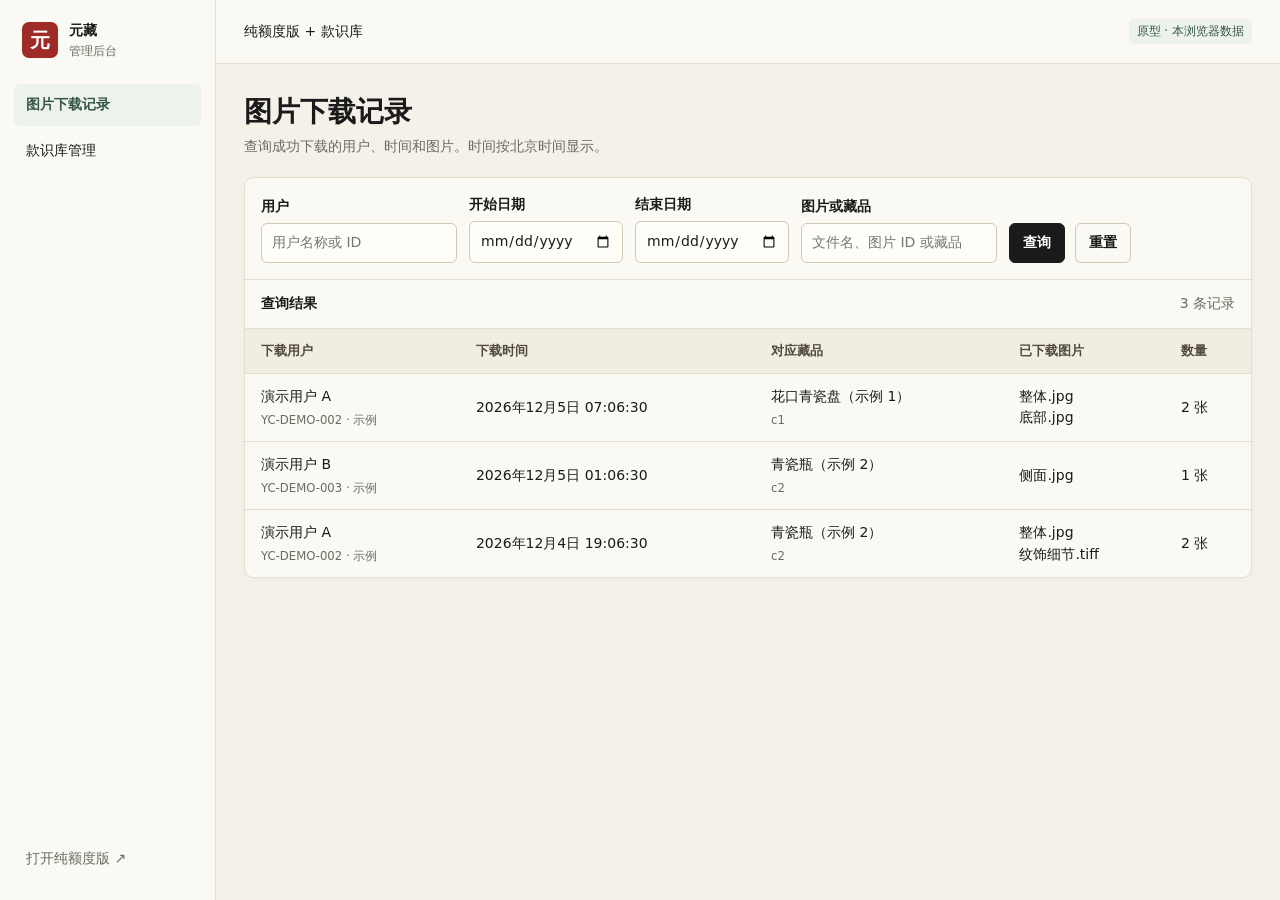
<file: yuancang-quota-marks/admin.html>
<!doctype html>
<html lang="zh-CN">
<head>
  <meta charset="utf-8">
  <meta name="viewport" content="width=device-width, initial-scale=1">
  <title>元藏 · 纯额度版管理后台</title>
  <link rel="stylesheet" href="admin.css?v=6">
  <script src="marks/catalog.js?v=4" defer></script>
  <script type="module" src="admin.mjs?v=8"></script>
</head>
<body>
  <aside class="sidebar">
    <div class="brand"><span aria-hidden="true">元</span><div><strong>元藏</strong><small>管理后台</small></div></div>
    <nav aria-label="功能导航">
      <a href="#downloads" data-nav="downloads">图片下载记录</a>
      <a href="#libraries" data-nav="libraries">款识库管理</a>
    </nav>
    <a class="front-link" id="front-link" href="./" target="_blank" rel="noopener">打开纯额度版 ↗</a>
  </aside>
  <div class="workspace">
    <header class="topbar"><span>纯额度版 + 款识库</span><span class="badge">原型 · 本浏览器数据</span></header>
    <main id="content"></main>
  </div>
  <dialog id="editor" aria-labelledby="dialog-title"></dialog>
  <p id="notice" class="notice" role="status" aria-live="polite"></p>
</body>
</html>
</file>
<file: yuancang-points-marks/styles.css>
:root{--ink:#193249;--muted:#52677b;--primary:#245e8a;--line:#dce4eb;--celadon:#789e95;--bg:#f4f7fa;--phone-width:414px;color:var(--ink);font-family:-apple-system,BlinkMacSystemFont,'PingFang SC','Microsoft YaHei',sans-serif;font-size:14px;line-height:1.65}
*{box-sizing:border-box}body{margin:0;background:#e9eef1;display:grid;grid-template-columns:244px minmax(360px,1fr) 280px;min-height:100vh}button,input,select{font:inherit}button{cursor:pointer;color:inherit;border:0;background:white;min-height:44px;border-radius:8px;padding:10px 14px;line-height:1.45}button:disabled{cursor:not-allowed;opacity:.5}button:focus-visible,a:focus-visible,input:focus-visible,select:focus-visible{outline:3px solid #739fbc;outline-offset:2px}input,select{border:1px solid var(--line);color:var(--ink);min-width:0;background:white;border-radius:8px;padding:10px 12px;min-height:44px}h1,h2,h3,p{margin:0}h2{font-size:20px;line-height:1.5}h3{font-size:16px}img{max-width:100%;display:block}a{color:var(--primary)}
.review-nav,.review-panel{padding:32px 24px;background:#f6f8f9;min-width:0}.review-nav{border-right:1px solid #d9e1e7}.brand{font-family:serif;font-size:30px;font-weight:600;display:flex;align-items:baseline;gap:12px}.brand span{font:10px sans-serif;color:var(--muted)}.edition{font-size:11px;letter-spacing:1px;margin:8px 0 32px;color:var(--muted)}.review-nav h1{font:24px/1.6 serif;margin-bottom:14px}.review-nav p,.review-panel p{font-size:12px;color:var(--muted);margin:12px 0 24px}.review-nav nav{display:grid;gap:4px;margin:24px -6px}.review-nav nav button{display:flex;align-items:center;text-align:left;gap:12px;background:transparent;font-size:13px}.review-nav nav button.selected{background:#e4edf1;color:var(--primary);font-weight:600}.review-nav nav small{font-size:10px;color:#667d8d}.review-note{font-size:11px;color:var(--muted);line-height:1.9;margin-top:24px;border-top:1px solid var(--line);padding-top:18px}.review-panel{border-left:1px solid #d9e1e7}.eyebrow{letter-spacing:2px;color:#71818a;font-size:10px;margin-bottom:6px}.review-panel h2{font-size:18px}.review-panel label{display:block;font-size:12px;margin:20px 0 7px;font-weight:600}.review-panel select{width:100%;font-size:12px;padding:10px 6px}.review-button{width:100%;background:#e7eff5;font-size:12px;color:var(--primary)}.account-summary{margin:20px 0;background:#fff;padding:14px;border:1px solid var(--line);border-radius:10px;font-size:12px}.account-summary .kv{padding:4px 0}.inspector{font-size:12px;margin-top:24px}.inspector ul{padding-left:16px;color:var(--muted)}.preview-stage{padding:26px 24px;display:flex;flex-direction:column;align-items:center;min-width:0}.stage-toolbar{display:flex;gap:12px;align-items:center;justify-content:space-between;width:min(100%,var(--phone-width));font-size:11px;color:var(--muted);margin-bottom:14px}.stage-toolbar b{background:#e0eae7;color:#4b7066;font-size:10px;padding:3px 6px;border-radius:3px;margin-left:6px}.widths{display:flex;gap:4px}.widths button{padding:4px 9px;min-height:30px;font-size:11px;background:transparent;border:1px solid #cdd8e0}.widths button.selected{background:var(--ink);color:white;border-color:var(--ink)}.mobile-settings{display:none}.stage-caption{font-size:11px;color:var(--muted);margin-top:18px;text-align:center;max-width:414px}
.phone{width:var(--phone-width);height:min(850px,calc(100vh - 126px));min-height:570px;background:var(--bg);border-radius:28px;border:7px solid #fff;box-shadow:0 22px 60px #19324916,0 0 0 1px #d1dce2;position:relative;display:flex;flex-direction:column;overflow:hidden;isolation:isolate}.statusbar{display:flex;justify-content:space-between;padding:10px 22px 5px;font-size:12px;font-weight:600;flex-shrink:0}.status-signal{font-size:10px}.app-nav{height:46px;display:grid;grid-template-columns:80px 1fr 80px;align-items:center;padding:0 6px;gap:3px;flex-shrink:0}.nav-title{text-align:center;font-size:16px;font-weight:600;white-space:nowrap;overflow:hidden;text-overflow:ellipsis}.nav-left{display:flex}.icon-button{width:36px;min-height:44px;padding:10px 8px;display:flex;align-items:center;justify-content:center;background:transparent;flex-shrink:0}.capsule{border:1px solid #dbe2e8;border-radius:18px;font-size:14px;letter-spacing:3px;padding:1px 7px;text-align:center;margin-right:5px}.prototype-ribbon{color:#536f7e;background:#eaf0f4;font-size:10px;text-align:center;padding:3px 5px;flex-shrink:0;letter-spacing:.2px}.screen{flex:1;overflow:auto;min-height:0;overscroll-behavior:contain;scrollbar-width:thin}.page{padding:16px 16px 28px;overflow-wrap:anywhere}.icon{width:22px;height:22px;object-fit:contain;flex-shrink:0}.row{display:flex;align-items:center;gap:10px}.between{justify-content:space-between}.flex{flex:1;min-width:0}.gap{margin-top:16px}.small-gap{margin-top:8px}.muted,.caption{color:var(--muted)}.caption{font-size:12px;line-height:1.6}.micro{font-size:10px;color:var(--muted)}.heading{font-size:17px;font-weight:600}.title{font-size:21px;line-height:1.5;font-weight:600}.lead{font:28px/1.5 serif}.panel{border-radius:12px;background:white;padding:16px}.primary{background:var(--primary);color:#fff}.secondary{background:#e7eff5;color:var(--primary)}.plain{background:transparent}.danger{color:#a33335;background:#fff1f1}.block{width:100%}.small{font-size:12px;min-height:40px;padding:8px 12px}.button-row{display:flex;gap:10px}.button-row>button{flex:1;min-width:0}.button-row .icon{width:18px;height:18px}.button-with-icon{display:flex;align-items:center;justify-content:center;gap:6px}.divider{height:1px;background:var(--line);margin:16px 0}.tag{font-size:11px;color:var(--primary);background:#e9f0f6;padding:3px 9px;border-radius:20px;display:inline-flex;align-items:center;gap:5px}.tag.green{color:#416b60;background:#e7f0ec}.tag.warn{color:#825e2c;background:#f8efe1}.clamp2{display:-webkit-box;-webkit-line-clamp:2;-webkit-box-orient:vertical;overflow:hidden}.notice{font-size:12px;line-height:1.7;background:#edf2f6;color:#486176;border-radius:8px;padding:12px}.notice.warm{background:#f6f2e9;color:#79623d}.inline-link{color:var(--primary);background:transparent;font-size:12px;padding:6px 0}.kv{display:flex;justify-content:space-between;gap:16px;padding:9px 0;font-size:13px}.kv>span:first-child{color:var(--muted);flex-shrink:0}.kv>span:last-child{text-align:right;overflow-wrap:anywhere}.fields .kv{border-bottom:1px solid var(--line)}.fields .kv>span:first-child{width:65px}.fields .kv>span:last-child{text-align:left;flex:1}.section-head{display:flex;align-items:center;justify-content:space-between;margin:22px 0 12px}.section-head h3{font-size:15px}.empty{padding:44px 12px;text-align:center;color:var(--muted)}.empty .icon{margin:0 auto 16px;width:40px;height:40px;opacity:.6}.empty h3{color:var(--ink);font-size:16px;margin-bottom:6px}.empty button{margin-top:20px}.badge{font-size:10px;background:#e5eeeb;color:#426c60;border-radius:4px;padding:2px 5px}.tabs{display:flex;border-bottom:1px solid var(--line);gap:4px}.tabs button{background:transparent;border-radius:0;flex:1;min-width:0;font-size:13px;padding:10px 5px;position:relative}.tabs button.active{color:var(--primary);font-weight:600}.tabs button.active:after{content:'';height:2px;background:var(--primary);position:absolute;bottom:0;left:20%;right:20%}.sticky-action{position:sticky;bottom:0;padding:12px 16px max(12px,env(safe-area-inset-bottom));border-top:1px solid var(--line);background:#f9fbfc;z-index:2}.sticky-action .caption{margin-bottom:8px}.sticky-action button{width:100%}
#tabbar{flex-shrink:0;background:#fff;border-top:1px solid var(--line);display:flex;padding:4px 4px 10px;z-index:3}#tabbar:empty{display:none}#tabbar button{flex:1;display:flex;flex-direction:column;align-items:center;gap:3px;padding:4px 0 0;border-radius:0;font-size:10px;background:transparent}#tabbar .icon-wrap{padding:3px 12px;border-radius:15px}#tabbar .active{color:var(--primary);font-weight:600}#tabbar .active .icon-wrap{background:#e5efec}#tabbar .icon{width:23px;height:23px}
.hero{position:relative;background:#20252b;aspect-ratio:1.06;border-radius:10px;overflow:hidden;margin:12px 0}.hero>img{width:100%;height:100%;object-fit:contain}.hero-caption{position:absolute;bottom:0;left:0;right:0;color:white;background:linear-gradient(transparent,#0c141ad9);padding:50px 14px 20px}.hero-caption strong{display:block;font-size:16px}.hero-caption span{font-size:11px}.hero-dots{position:absolute;bottom:6px;left:0;right:0;display:flex;gap:4px;justify-content:center}.hero-dots i{width:4px;height:4px;border-radius:10px;background:#aaa}.hero-dots i:first-child{width:12px;background:white}.entries{display:grid;grid-template-columns:repeat(4,minmax(0,1fr));gap:6px;margin:16px 0}.entry{display:flex;flex-direction:column;align-items:center;gap:7px;padding:12px 2px;font-size:11px;position:relative;min-height:84px}.entry .icon{width:28px;height:28px}.entry small{font-size:9px;color:#726647}.searchbar{display:flex;background:white;border-radius:8px;align-items:center;padding:0 9px;border:1px solid transparent}.searchbar input{border:0;flex:1;width:0;padding:8px;background:transparent;font-size:13px}.searchbar button{padding:6px;min-width:44px;font-size:12px;color:var(--primary)}.searchbar .icon{width:18px;height:18px}.words{display:flex;gap:8px;align-items:center;margin:8px 0 14px}.words button{font-size:11px;color:var(--primary);background:#e8eff5;border-radius:20px;min-height:32px;padding:4px 14px}.value-card{border:1px solid #cbd6d9;border-radius:12px;background:#fbfcfa;padding:18px;overflow:hidden}.value-top{min-height:126px;position:relative}.value-top img{position:absolute;width:150px;right:-14px;top:-5px;opacity:.65}.value-brand{font:600 20px serif;position:relative}.value-title{font:600 25px/1.45 serif;margin-top:12px;position:relative}.metrics{display:grid;grid-template-columns:1fr 1fr;border-top:1px solid #c7d6d4;margin-top:12px}.metric{text-align:center;display:flex;flex-direction:column;padding:14px 4px;border-bottom:1px solid #c7d6d4;font-size:12px}.metric:nth-child(odd){border-right:1px solid #c7d6d4}.metric strong{font:600 25px/1.4 serif}.member-card{margin-top:14px}.member-card button{flex-shrink:0}.card-grid{display:grid;grid-template-columns:repeat(2,minmax(0,1fr));gap:12px}.collection-card{padding:0;text-align:left;overflow:hidden;border-radius:9px;min-width:0}.collection-card .media{aspect-ratio:1;position:relative;background:#e8eff5}.collection-card .media img{width:100%;height:100%;object-fit:cover}.collection-card .body{padding:10px 9px}.collection-card .body strong{font-size:13px;line-height:1.5;min-height:39px}.collection-card .body p{font-size:10px;color:var(--muted);margin:5px 0}.collection-card .tag{font-size:10px;padding:2px 8px}.filter-row{display:flex;gap:4px;margin:10px 0;align-items:center}.filter-row button{font-size:11px;background:transparent;padding:8px 5px;flex:1;white-space:nowrap}.filter-row .icon{width:16px;height:16px}.results-note{font-size:11px;color:var(--muted);margin:12px 0;display:flex;justify-content:space-between;align-items:center}.results-note button{padding:4px;min-height:32px;font-size:11px;background:transparent}.detail-photo{aspect-ratio:1;background:#20252b;border-radius:8px;overflow:hidden;position:relative;display:flex;align-items:center;justify-content:center}.detail-photo>img{width:100%;height:100%;object-fit:contain}.detail-photo button{position:absolute;bottom:10px;right:10px;border:1px solid #ffffff66;color:white;background:#18252cbd;font-size:11px;min-height:36px;padding:8px 12px}.thumbnails{display:flex;gap:10px;margin:14px 0}.thumb{padding:0;background:transparent;width:64px;font-size:10px;overflow:hidden;border:1px solid transparent;border-radius:5px}.thumb.selected{border-color:var(--primary)}.thumb img{aspect-ratio:1;object-fit:cover}.thumb span{display:block;padding:3px}.download-entry{background:#e7eff5;border:1px solid #d4e2ed;border-radius:10px;padding:12px 14px;width:100%;text-align:left;display:flex;justify-content:space-between;align-items:center;gap:10px;margin:18px 0}.download-entry strong{font-size:15px}.download-entry .caption{font-size:11px;margin-top:3px}.download-symbol{width:23px;height:23px;flex-shrink:0}.lock-gate{background:#e7eff5;border-radius:10px;text-align:center;padding:20px 12px;margin-top:18px}.lock-gate .icon{margin:0 auto 8px}.lock-gate button{margin-top:12px}.avatar{width:48px;height:48px;background:#e9f0f5;border-radius:50%;display:grid;place-items:center}.avatar .icon{width:30px;height:30px}.asset-card{background:white;border:1px solid #dce6ec;border-radius:12px;padding:18px;margin-top:16px}.balance{font-family:Georgia,serif;font-size:36px;line-height:1.2;font-weight:500;overflow-wrap:anywhere}.balance small{font:12px sans-serif;color:var(--muted)}.asset-card .balance{margin:9px 0}.quota-line{border-top:1px solid var(--line);padding-top:12px;margin-top:12px;font-size:12px}.menu-row{display:flex;align-items:center;justify-content:space-between;width:100%;border-bottom:1px solid var(--line);padding:13px 0;background:transparent;border-radius:0;text-align:left;font-size:14px}.menu-row:last-child{border-bottom:0}.menu-row .icon{width:16px;height:16px}.ledger-row{display:flex;gap:12px;padding:16px 0;border-bottom:1px solid var(--line);align-items:flex-start;font-size:13px}.ledger-row .amount{font-weight:600;white-space:nowrap}.ledger-row .positive{color:#527f6e}.ledger-row .caption{font-size:10px;margin-top:3px}.recharge-grid{display:grid;grid-template-columns:repeat(3,minmax(0,1fr));gap:10px;margin:20px 0 16px}.recharge-choice{border:1px solid var(--line);padding:16px 4px;text-align:center}.recharge-choice strong{display:block;font-size:23px;font-family:Georgia,serif;font-weight:500}.recharge-choice small{font-size:10px;display:block;margin-top:4px;color:var(--muted)}.recharge-choice.active{border-color:var(--primary);background:#edf3f7;box-shadow:inset 0 0 0 1px var(--primary)}.input-label{display:block;font-size:13px;margin:14px 0 8px}.custom-amount{display:flex;gap:12px;align-items:center;border:1px solid var(--line);background:white;border-radius:8px;padding:0 14px}.custom-amount input{flex:1;width:0;border:0;padding-left:0}.form-error{font-size:12px;color:#a33335;min-height:22px;margin-top:6px}.agreement-check{display:flex;align-items:flex-start;gap:8px;font-size:12px;margin-top:20px;color:var(--muted)}.agreement-check input{min-height:20px;flex-shrink:0;width:18px;height:18px;margin:2px 0;accent-color:var(--primary)}.agreement-check button{display:inline;min-height:0;padding:0;background:transparent;color:var(--primary);font-size:12px}.benefits-grid{display:grid;grid-template-columns:1.2fr 1fr 1fr;gap:8px;padding:12px 0;border-bottom:1px solid var(--line);align-items:center;font-size:12px}.benefits-grid span:last-child{color:var(--primary)}.benefits-grid.header{font-weight:600;font-size:12px}.plan{width:100%;padding:16px;text-align:left;border:1px solid transparent;margin-top:12px}.plan.active{border-color:var(--primary);background:#fafdff}.plan-price{font:30px Georgia,serif;margin:10px 0}.circle-check{width:20px;height:20px;border:1px solid #c7d4de;border-radius:50%;text-align:center;font-size:12px}.plan.active .circle-check{background:var(--primary);color:white;border-color:var(--primary)}.order-card,.task-card{margin-top:12px;background:white;border-radius:10px;padding:16px}.order-card h3{font-size:14px}.order-card .kv{padding:5px 0;font-size:12px}.order-card .caption{font-size:10px}.order-card button{margin-top:10px;width:100%;font-size:12px;background:#f0f5f8}.result-mark{margin:22px auto 18px;width:58px;height:58px;border-radius:50%;background:#e4eeea;display:grid;place-items:center;color:#50786b;font-size:28px}.result-mark.error{background:#fae9e8;color:#a45a50}.result-mark.pending{background:#e7eff5;color:var(--primary)}.result-title{text-align:center;margin-bottom:8px}.result-description{text-align:center;color:var(--muted);font-size:13px;margin-bottom:24px}.progress-track{height:7px;background:#e5edf1;border-radius:9px;overflow:hidden;margin:12px 0}.progress-fill{height:100%;background:var(--primary);border-radius:9px;transition:width .18s linear}.progress-fill.failed{background:#b27b5c}.task-thumb{width:48px;height:48px;object-fit:cover;border-radius:6px}.file-row{padding:12px 0;border-bottom:1px solid var(--line);font-size:12px;display:flex;gap:12px;align-items:center}.file-row .file-format{width:38px;padding:9px 0;border-radius:5px;background:#edf2f6;text-align:center;font-size:10px}.file-row .caption{font-size:10px}.progress-number{font:38px/1.3 Georgia,serif}.progress-number small{font:15px sans-serif}.task-footer{font-size:11px;margin-top:12px;color:var(--muted)}.viewer{background:#17232b;min-height:100%;color:white;padding:18px 0;text-align:center}.viewer-image{overflow:auto;height:390px;display:flex;align-items:center;justify-content:center}.viewer-image img{max-width:none;width:100%;object-fit:contain}.viewer .caption{color:#c7d5df}.viewer button{background:#ffffff1c;color:#fff;margin:12px 4px}.saved-label{color:#4f7b6f;font-size:11px}.archive-item{margin-top:12px}.archive-item h3{font-size:15px}.archive-item p{font-size:12px;color:var(--muted);margin:8px 0}
.overlay{position:absolute;inset:0;background:#142c4266;z-index:10;display:flex;align-items:flex-end;justify-content:center;padding-top:50px}.overlay.center{align-items:center;padding:18px}.sheet{background:#fff;border-radius:18px 18px 0 0;width:100%;max-height:100%;display:flex;flex-direction:column;box-shadow:0 -8px 32px #19324915;overflow:hidden;animation:sheet-in .18s ease-out}.sheet-header{display:flex;align-items:center;justify-content:space-between;padding:16px 16px 10px;gap:10px;flex-shrink:0}.sheet-header h2{font-size:18px}.sheet-header .icon-button{margin:-6px -6px -6px 0}.sheet-body{padding:0 20px 20px;overflow:auto;min-height:0}.sheet-footer{padding:12px 20px max(18px,env(safe-area-inset-bottom));border-top:1px solid var(--line);background:#fff;flex-shrink:0}.sheet-footer>button{width:100%}.modal{border-radius:16px;max-height:100%;width:100%;background:#fff;box-shadow:0 8px 32px #1932491f;overflow:auto}.modal .sheet-body{font-size:13px}.modal .sheet-footer{padding:14px 16px 18px}.quote-object{display:flex;align-items:center;gap:12px;background:#f4f7fa;padding:10px;border-radius:8px;margin:2px 0 12px}.quote-object img{width:50px;height:50px;object-fit:cover;border-radius:5px}.quote-object strong{font-size:13px;line-height:1.5}.quote-object .caption{font-size:11px}.quote-price{display:flex;justify-content:space-between;align-items:baseline;border-top:1px solid var(--line);padding:14px 0;margin-top:8px}.quote-price strong{font:28px Georgia,serif}.quote-price small{font:12px sans-serif}.sheet .notice{margin-top:12px}.sheet .caption{font-size:11px}.authorization-symbol{margin:8px auto 16px;width:54px;height:54px;display:grid;place-items:center;background:#edf3f7;border-radius:14px}.authorization-symbol .icon{width:30px;height:30px}#toast{position:absolute;left:20px;right:20px;bottom:94px;margin:auto;max-width:310px;width:max-content;background:#172e43ec;color:white;border-radius:9px;padding:10px 16px;font-size:12px;z-index:30;text-align:center;pointer-events:none;display:none}#toast.show{display:block}.spinner{width:22px;height:22px;border:2px solid #d6e1e7;border-top-color:var(--primary);border-radius:50%;animation:spin .8s linear infinite;margin:0 auto 12px}.loading-box{text-align:center;padding:30px 12px;color:var(--muted);font-size:13px}.filter-section{margin:18px 0}.filter-options{display:grid;grid-template-columns:repeat(3,minmax(0,1fr));gap:8px;margin-top:10px}.filter-options button{background:#f2f6f9;font-size:12px;padding:10px 3px}.filter-options button.active{background:#e4eef3;border:1px solid var(--primary);color:var(--primary)}.selected-tags{display:flex;flex-wrap:wrap;gap:6px;margin:10px 0}.selected-tags button{min-height:30px}.alphabet-list{display:grid;grid-template-columns:28px 1fr;gap:8px;max-height:230px;overflow:auto}.alphabet-index{display:flex;flex-direction:column;gap:2px;position:sticky;top:0;align-self:start}.alphabet-index button{padding:0;min-height:30px;color:var(--primary);font-size:11px;background:#eaf1f5}.check-option{display:flex;width:100%;align-items:center;justify-content:space-between;padding:12px 4px;border-bottom:1px solid var(--line);border-radius:0;text-align:left;font-size:12px}.check-option input{width:17px;height:17px;min-height:0;accent-color:var(--primary);pointer-events:none}.letter-heading{font-size:12px;color:#7a8b97;padding:5px 0}.screen:has(.viewer){background:#17232b}.review-panel.mobile-open{display:block;position:fixed;inset:0 0 0 auto;width:min(330px,100%);overflow:auto;z-index:100;box-shadow:-40px 0 0 100vw #182c4466}.review-panel.mobile-open:before{content:'点击「切换状态」关闭';font-size:11px;color:var(--muted)}
/* Progress updates must not replay entry animations or move the review workspace. */
.sheet{animation:none}
@media(min-width:651px){body{height:100vh;overflow:hidden}.review-nav,.review-panel{height:100vh;overflow:auto}.preview-stage{height:100vh}.phone{min-height:0;flex-shrink:1}.stage-toolbar,.stage-caption{flex-shrink:0}}
@keyframes spin{to{transform:rotate(360deg)}}@media(prefers-reduced-motion:reduce){*{animation:none!important;transition:none!important}}
@media(max-width:1120px){body{grid-template-columns:200px minmax(340px,1fr) 240px}.review-nav,.review-panel{padding:24px 18px}.review-nav h1{font-size:21px}.preview-stage{padding:20px 14px}.brand{font-size:26px;display:block}.brand span{display:block}.phone{height:calc(100vh - 116px)}}
@media(max-width:900px){body{grid-template-columns:minmax(340px,1fr) 250px}.review-nav{display:none}.phone{height:calc(100vh - 116px)}}
@media(max-width:650px){body{display:block;background:var(--bg)}.review-panel{display:none}.preview-stage{padding:0}.stage-toolbar{width:100%;padding:6px 12px;margin:0;height:42px;background:#e9eff3}.widths{display:none}.mobile-settings{display:block;min-height:30px;font-size:11px;padding:5px 8px;background:#dce7ee}.phone{width:100%;height:calc(100dvh - 42px);min-height:0;border:0;border-radius:0;box-shadow:none}.stage-caption{display:none}.statusbar{display:none}.page{padding-top:14px}.review-panel.mobile-open{padding-top:52px}.mobile-settings{position:relative;z-index:101}.overlay{padding-top:25px}}
.image-package-link{display:block;font-size:12px;margin-top:10px;padding:10px;background:#e7eff5;border-radius:8px;text-align:center;text-decoration:none}
/* Export mode renders complete pages at 414 CSS px / 2x raster density. */
body.capture-mode{display:block;width:414px;height:auto;overflow:visible;background:var(--bg);zoom:2}
.capture-mode .review-nav,.capture-mode .review-panel,.capture-mode .stage-toolbar,.capture-mode .stage-caption{display:none!important}
.capture-mode .preview-stage{display:block;padding:0;width:414px;height:auto}
.capture-mode .phone{width:414px;min-height:896px;height:auto;max-height:none;border:0;border-radius:0;box-shadow:none;display:flex;overflow:hidden}
.capture-mode .statusbar{display:flex}.capture-mode .screen{overflow:visible;flex:none;min-height:680px}.capture-mode .page{padding:20px 20px 28px}
.capture-mode .sticky-action{position:static}.capture-mode #tabbar{margin-top:auto}
.capture-mode #capture-label{font-size:11px;line-height:1.5;padding:12px 20px;color:#52677b;background:#e6edf2;border-bottom:1px solid #d5dfe6}
.capture-overlay .phone{height:896px;min-height:896px}.capture-overlay .screen{overflow:hidden;height:780px;flex:1}
.capture-overlay .overlay{padding-top:70px}.capture-overlay .sheet,.capture-overlay .modal{max-height:none;flex-shrink:0}
.capture-overlay .sheet-body{overflow:visible;flex-shrink:0}.capture-mode #toast{display:none!important}
.capture-mode :focus-visible{outline:none}
.capture-mode.capture-toast #toast.show{display:block!important}
.download-modes{display:grid;grid-template-columns:1fr 1fr;gap:8px}
.download-modes button{border:1px solid #d5dfe6;background:#f5f8fa;color:#52677b;font-size:13px;padding:12px 6px}
.download-modes button.active{border-color:#254b69;background:#e7eff5;color:#183b56;font-weight:600}
.image-picker{display:grid;gap:10px;margin:12px 0}
.pick-image{display:flex;align-items:center;gap:12px;border:1px solid #d5dfe6;border-radius:10px;padding:10px;cursor:pointer;background:#fff}
.pick-image.checked{border-color:#254b69;background:#f3f7fa}
.pick-image>img{width:64px;height:70px;object-fit:contain;background:#f3f5f6;border-radius:5px;flex-shrink:0}
.pick-info{display:flex;flex-direction:column;gap:3px;min-width:0;flex:1}
.pick-info strong{font-size:13px;overflow-wrap:anywhere}
.pick-image input{width:22px;height:22px;flex-shrink:0;accent-color:#254b69}
.pick-image.unavailable{background:#f0f1f2;color:#89929a;cursor:not-allowed}
.pick-image.unavailable img{filter:grayscale(1);opacity:.45}
.quota-summary .kv{padding:4px 0;font-size:12px}
.quota-summary .form-error:empty{display:none}
.sheet-footer .primary.block{margin-top:10px}
.download-modes button:disabled{opacity:.4;cursor:not-allowed}
.quota-counts{display:flex;flex-wrap:wrap;gap:4px 16px;margin:5px 0 8px;font-size:13px;line-height:1.5}
.quota-counts span{white-space:nowrap}
.marks-frame{display:block;width:100%;height:100%;border:0}
</file>
<file: yuancang-quota-marks/styles.css>
:root{--ink:#193249;--muted:#52677b;--primary:#245e8a;--line:#dce4eb;--celadon:#789e95;--bg:#f4f7fa;--phone-width:414px;color:var(--ink);font-family:-apple-system,BlinkMacSystemFont,'PingFang SC','Microsoft YaHei',sans-serif;font-size:14px;line-height:1.65}
*{box-sizing:border-box}body{margin:0;background:#e9eef1;display:grid;grid-template-columns:244px minmax(360px,1fr) 280px;min-height:100vh}button,input,select{font:inherit}button{cursor:pointer;color:inherit;border:0;background:white;min-height:44px;border-radius:8px;padding:10px 14px;line-height:1.45}button:disabled{cursor:not-allowed;opacity:.5}button:focus-visible,a:focus-visible,input:focus-visible,select:focus-visible{outline:3px solid #739fbc;outline-offset:2px}input,select{border:1px solid var(--line);color:var(--ink);min-width:0;background:white;border-radius:8px;padding:10px 12px;min-height:44px}h1,h2,h3,p{margin:0}h2{font-size:20px;line-height:1.5}h3{font-size:16px}img{max-width:100%;display:block}a{color:var(--primary)}
.review-nav,.review-panel{padding:32px 24px;background:#f6f8f9;min-width:0}.review-nav{border-right:1px solid #d9e1e7}.brand{font-family:serif;font-size:30px;font-weight:600;display:flex;align-items:baseline;gap:12px}.brand span{font:10px sans-serif;color:var(--muted)}.edition{font-size:11px;letter-spacing:1px;margin:8px 0 32px;color:var(--muted)}.review-nav h1{font:24px/1.6 serif;margin-bottom:14px}.review-nav p,.review-panel p{font-size:12px;color:var(--muted);margin:12px 0 24px}.review-nav nav{display:grid;gap:4px;margin:24px -6px}.review-nav nav button{display:flex;align-items:center;text-align:left;gap:12px;background:transparent;font-size:13px}.review-nav nav button.selected{background:#e4edf1;color:var(--primary);font-weight:600}.review-nav nav small{font-size:10px;color:#667d8d}.review-note{font-size:11px;color:var(--muted);line-height:1.9;margin-top:24px;border-top:1px solid var(--line);padding-top:18px}.review-panel{border-left:1px solid #d9e1e7}.eyebrow{letter-spacing:2px;color:#71818a;font-size:10px;margin-bottom:6px}.review-panel h2{font-size:18px}.review-panel label{display:block;font-size:12px;margin:20px 0 7px;font-weight:600}.review-panel select{width:100%;font-size:12px;padding:10px 6px}.review-button{width:100%;background:#e7eff5;font-size:12px;color:var(--primary)}.account-summary{margin:20px 0;background:#fff;padding:14px;border:1px solid var(--line);border-radius:10px;font-size:12px}.account-summary .kv{padding:4px 0}.inspector{font-size:12px;margin-top:24px}.inspector ul{padding-left:16px;color:var(--muted)}.preview-stage{padding:26px 24px;display:flex;flex-direction:column;align-items:center;min-width:0}.stage-toolbar{display:flex;gap:12px;align-items:center;justify-content:space-between;width:min(100%,var(--phone-width));font-size:11px;color:var(--muted);margin-bottom:14px}.stage-toolbar b{background:#e0eae7;color:#4b7066;font-size:10px;padding:3px 6px;border-radius:3px;margin-left:6px}.widths{display:flex;gap:4px}.widths button{padding:4px 9px;min-height:30px;font-size:11px;background:transparent;border:1px solid #cdd8e0}.widths button.selected{background:var(--ink);color:white;border-color:var(--ink)}.mobile-settings{display:none}.stage-caption{font-size:11px;color:var(--muted);margin-top:18px;text-align:center;max-width:414px}
.phone{width:var(--phone-width);height:min(850px,calc(100vh - 126px));min-height:570px;background:var(--bg);border-radius:28px;border:7px solid #fff;box-shadow:0 22px 60px #19324916,0 0 0 1px #d1dce2;position:relative;display:flex;flex-direction:column;overflow:hidden;isolation:isolate}.statusbar{display:flex;justify-content:space-between;padding:10px 22px 5px;font-size:12px;font-weight:600;flex-shrink:0}.status-signal{font-size:10px}.app-nav{height:46px;display:grid;grid-template-columns:80px 1fr 80px;align-items:center;padding:0 6px;gap:3px;flex-shrink:0}.nav-title{text-align:center;font-size:16px;font-weight:600;white-space:nowrap;overflow:hidden;text-overflow:ellipsis}.nav-left{display:flex}.icon-button{width:36px;min-height:44px;padding:10px 8px;display:flex;align-items:center;justify-content:center;background:transparent;flex-shrink:0}.capsule{border:1px solid #dbe2e8;border-radius:18px;font-size:14px;letter-spacing:3px;padding:1px 7px;text-align:center;margin-right:5px}.prototype-ribbon{color:#536f7e;background:#eaf0f4;font-size:10px;text-align:center;padding:3px 5px;flex-shrink:0;letter-spacing:.2px}.screen{flex:1;overflow:auto;min-height:0;overscroll-behavior:contain;scrollbar-width:thin}.page{padding:16px 16px 28px;overflow-wrap:anywhere}.icon{width:22px;height:22px;object-fit:contain;flex-shrink:0}.row{display:flex;align-items:center;gap:10px}.between{justify-content:space-between}.flex{flex:1;min-width:0}.gap{margin-top:16px}.small-gap{margin-top:8px}.muted,.caption{color:var(--muted)}.caption{font-size:12px;line-height:1.6}.micro{font-size:10px;color:var(--muted)}.heading{font-size:17px;font-weight:600}.title{font-size:21px;line-height:1.5;font-weight:600}.lead{font:28px/1.5 serif}.panel{border-radius:12px;background:white;padding:16px}.primary{background:var(--primary);color:#fff}.secondary{background:#e7eff5;color:var(--primary)}.plain{background:transparent}.danger{color:#a33335;background:#fff1f1}.block{width:100%}.small{font-size:12px;min-height:40px;padding:8px 12px}.button-row{display:flex;gap:10px}.button-row>button{flex:1;min-width:0}.button-row .icon{width:18px;height:18px}.button-with-icon{display:flex;align-items:center;justify-content:center;gap:6px}.divider{height:1px;background:var(--line);margin:16px 0}.tag{font-size:11px;color:var(--primary);background:#e9f0f6;padding:3px 9px;border-radius:20px;display:inline-flex;align-items:center;gap:5px}.tag.green{color:#416b60;background:#e7f0ec}.tag.warn{color:#825e2c;background:#f8efe1}.clamp2{display:-webkit-box;-webkit-line-clamp:2;-webkit-box-orient:vertical;overflow:hidden}.notice{font-size:12px;line-height:1.7;background:#edf2f6;color:#486176;border-radius:8px;padding:12px}.notice.warm{background:#f6f2e9;color:#79623d}.inline-link{color:var(--primary);background:transparent;font-size:12px;padding:6px 0}.kv{display:flex;justify-content:space-between;gap:16px;padding:9px 0;font-size:13px}.kv>span:first-child{color:var(--muted);flex-shrink:0}.kv>span:last-child{text-align:right;overflow-wrap:anywhere}.fields .kv{border-bottom:1px solid var(--line)}.fields .kv>span:first-child{width:65px}.fields .kv>span:last-child{text-align:left;flex:1}.section-head{display:flex;align-items:center;justify-content:space-between;margin:22px 0 12px}.section-head h3{font-size:15px}.empty{padding:44px 12px;text-align:center;color:var(--muted)}.empty .icon{margin:0 auto 16px;width:40px;height:40px;opacity:.6}.empty h3{color:var(--ink);font-size:16px;margin-bottom:6px}.empty button{margin-top:20px}.badge{font-size:10px;background:#e5eeeb;color:#426c60;border-radius:4px;padding:2px 5px}.tabs{display:flex;border-bottom:1px solid var(--line);gap:4px}.tabs button{background:transparent;border-radius:0;flex:1;min-width:0;font-size:13px;padding:10px 5px;position:relative}.tabs button.active{color:var(--primary);font-weight:600}.tabs button.active:after{content:'';height:2px;background:var(--primary);position:absolute;bottom:0;left:20%;right:20%}.sticky-action{position:sticky;bottom:0;padding:12px 16px max(12px,env(safe-area-inset-bottom));border-top:1px solid var(--line);background:#f9fbfc;z-index:2}.sticky-action .caption{margin-bottom:8px}.sticky-action button{width:100%}
#tabbar{flex-shrink:0;background:#fff;border-top:1px solid var(--line);display:flex;padding:4px 4px 10px;z-index:3}#tabbar:empty{display:none}#tabbar button{flex:1;display:flex;flex-direction:column;align-items:center;gap:3px;padding:4px 0 0;border-radius:0;font-size:10px;background:transparent}#tabbar .icon-wrap{padding:3px 12px;border-radius:15px}#tabbar .active{color:var(--primary);font-weight:600}#tabbar .active .icon-wrap{background:#e5efec}#tabbar .icon{width:23px;height:23px}
.hero{position:relative;background:#20252b;aspect-ratio:1.06;border-radius:10px;overflow:hidden;margin:12px 0}.hero>img{width:100%;height:100%;object-fit:contain}.hero-caption{position:absolute;bottom:0;left:0;right:0;color:white;background:linear-gradient(transparent,#0c141ad9);padding:50px 14px 20px}.hero-caption strong{display:block;font-size:16px}.hero-caption span{font-size:11px}.hero-dots{position:absolute;bottom:6px;left:0;right:0;display:flex;gap:4px;justify-content:center}.hero-dots i{width:4px;height:4px;border-radius:10px;background:#aaa}.hero-dots i:first-child{width:12px;background:white}.entries{display:grid;grid-template-columns:repeat(4,minmax(0,1fr));gap:6px;margin:16px 0}.entry{display:flex;flex-direction:column;align-items:center;gap:7px;padding:12px 2px;font-size:11px;position:relative;min-height:84px}.entry .icon{width:28px;height:28px}.entry small{font-size:9px;color:#726647}.searchbar{display:flex;background:white;border-radius:8px;align-items:center;padding:0 9px;border:1px solid transparent}.searchbar input{border:0;flex:1;width:0;padding:8px;background:transparent;font-size:13px}.searchbar button{padding:6px;min-width:44px;font-size:12px;color:var(--primary)}.searchbar .icon{width:18px;height:18px}.words{display:flex;gap:8px;align-items:center;margin:8px 0 14px}.words button{font-size:11px;color:var(--primary);background:#e8eff5;border-radius:20px;min-height:32px;padding:4px 14px}.value-card{border:1px solid #cbd6d9;border-radius:12px;background:#fbfcfa;padding:18px;overflow:hidden}.value-top{min-height:126px;position:relative}.value-top img{position:absolute;width:150px;right:-14px;top:-5px;opacity:.65}.value-brand{font:600 20px serif;position:relative}.value-title{font:600 25px/1.45 serif;margin-top:12px;position:relative}.metrics{display:grid;grid-template-columns:1fr 1fr;border-top:1px solid #c7d6d4;margin-top:12px}.metric{text-align:center;display:flex;flex-direction:column;padding:14px 4px;border-bottom:1px solid #c7d6d4;font-size:12px}.metric:nth-child(odd){border-right:1px solid #c7d6d4}.metric strong{font:600 25px/1.4 serif}.member-card{margin-top:14px}.member-card button{flex-shrink:0}.card-grid{display:grid;grid-template-columns:repeat(2,minmax(0,1fr));gap:12px}.collection-card{padding:0;text-align:left;overflow:hidden;border-radius:9px;min-width:0}.collection-card .media{aspect-ratio:1;position:relative;background:#e8eff5}.collection-card .media img{width:100%;height:100%;object-fit:cover}.collection-card .body{padding:10px 9px}.collection-card .body strong{font-size:13px;line-height:1.5;min-height:39px}.collection-card .body p{font-size:10px;color:var(--muted);margin:5px 0}.collection-card .tag{font-size:10px;padding:2px 8px}.filter-row{display:flex;gap:4px;margin:10px 0;align-items:center}.filter-row button{font-size:11px;background:transparent;padding:8px 5px;flex:1;white-space:nowrap}.filter-row .icon{width:16px;height:16px}.results-note{font-size:11px;color:var(--muted);margin:12px 0;display:flex;justify-content:space-between;align-items:center}.results-note button{padding:4px;min-height:32px;font-size:11px;background:transparent}.detail-photo{aspect-ratio:1;background:#20252b;border-radius:8px;overflow:hidden;position:relative;display:flex;align-items:center;justify-content:center}.detail-photo>img{width:100%;height:100%;object-fit:contain}.detail-photo button{position:absolute;bottom:10px;right:10px;border:1px solid #ffffff66;color:white;background:#18252cbd;font-size:11px;min-height:36px;padding:8px 12px}.thumbnails{display:flex;gap:10px;margin:14px 0}.thumb{padding:0;background:transparent;width:64px;font-size:10px;overflow:hidden;border:1px solid transparent;border-radius:5px}.thumb.selected{border-color:var(--primary)}.thumb img{aspect-ratio:1;object-fit:cover}.thumb span{display:block;padding:3px}.download-entry{background:#e7eff5;border:1px solid #d4e2ed;border-radius:10px;padding:12px 14px;width:100%;text-align:left;display:flex;justify-content:space-between;align-items:center;gap:10px;margin:18px 0}.download-entry strong{font-size:15px}.download-entry .caption{font-size:11px;margin-top:3px}.download-symbol{width:23px;height:23px;flex-shrink:0}.lock-gate{background:#e7eff5;border-radius:10px;text-align:center;padding:20px 12px;margin-top:18px}.lock-gate .icon{margin:0 auto 8px}.lock-gate button{margin-top:12px}.avatar{width:48px;height:48px;background:#e9f0f5;border-radius:50%;display:grid;place-items:center}.avatar .icon{width:30px;height:30px}.asset-card{background:white;border:1px solid #dce6ec;border-radius:12px;padding:18px;margin-top:16px}.balance{font-family:Georgia,serif;font-size:36px;line-height:1.2;font-weight:500;overflow-wrap:anywhere}.balance small{font:12px sans-serif;color:var(--muted)}.asset-card .balance{margin:9px 0}.quota-line{border-top:1px solid var(--line);padding-top:12px;margin-top:12px;font-size:12px}.menu-row{display:flex;align-items:center;justify-content:space-between;width:100%;border-bottom:1px solid var(--line);padding:13px 0;background:transparent;border-radius:0;text-align:left;font-size:14px}.menu-row:last-child{border-bottom:0}.menu-row .icon{width:16px;height:16px}.ledger-row{display:flex;gap:12px;padding:16px 0;border-bottom:1px solid var(--line);align-items:flex-start;font-size:13px}.ledger-row .amount{font-weight:600;white-space:nowrap}.ledger-row .positive{color:#527f6e}.ledger-row .caption{font-size:10px;margin-top:3px}.recharge-grid{display:grid;grid-template-columns:repeat(3,minmax(0,1fr));gap:10px;margin:20px 0 16px}.recharge-choice{border:1px solid var(--line);padding:16px 4px;text-align:center}.recharge-choice strong{display:block;font-size:23px;font-family:Georgia,serif;font-weight:500}.recharge-choice small{font-size:10px;display:block;margin-top:4px;color:var(--muted)}.recharge-choice.active{border-color:var(--primary);background:#edf3f7;box-shadow:inset 0 0 0 1px var(--primary)}.input-label{display:block;font-size:13px;margin:14px 0 8px}.custom-amount{display:flex;gap:12px;align-items:center;border:1px solid var(--line);background:white;border-radius:8px;padding:0 14px}.custom-amount input{flex:1;width:0;border:0;padding-left:0}.form-error{font-size:12px;color:#a33335;min-height:22px;margin-top:6px}.agreement-check{display:flex;align-items:flex-start;gap:8px;font-size:12px;margin-top:20px;color:var(--muted)}.agreement-check input{min-height:20px;flex-shrink:0;width:18px;height:18px;margin:2px 0;accent-color:var(--primary)}.agreement-check button{display:inline;min-height:0;padding:0;background:transparent;color:var(--primary);font-size:12px}.benefits-grid{display:grid;grid-template-columns:1.2fr 1fr 1fr;gap:8px;padding:12px 0;border-bottom:1px solid var(--line);align-items:center;font-size:12px}.benefits-grid span:last-child{color:var(--primary)}.benefits-grid.header{font-weight:600;font-size:12px}.plan{width:100%;padding:16px;text-align:left;border:1px solid transparent;margin-top:12px}.plan.active{border-color:var(--primary);background:#fafdff}.plan-price{font:30px Georgia,serif;margin:10px 0}.circle-check{width:20px;height:20px;border:1px solid #c7d4de;border-radius:50%;text-align:center;font-size:12px}.plan.active .circle-check{background:var(--primary);color:white;border-color:var(--primary)}.order-card,.task-card{margin-top:12px;background:white;border-radius:10px;padding:16px}.order-card h3{font-size:14px}.order-card .kv{padding:5px 0;font-size:12px}.order-card .caption{font-size:10px}.order-card button{margin-top:10px;width:100%;font-size:12px;background:#f0f5f8}.result-mark{margin:22px auto 18px;width:58px;height:58px;border-radius:50%;background:#e4eeea;display:grid;place-items:center;color:#50786b;font-size:28px}.result-mark.error{background:#fae9e8;color:#a45a50}.result-mark.pending{background:#e7eff5;color:var(--primary)}.result-title{text-align:center;margin-bottom:8px}.result-description{text-align:center;color:var(--muted);font-size:13px;margin-bottom:24px}.progress-track{height:7px;background:#e5edf1;border-radius:9px;overflow:hidden;margin:12px 0}.progress-fill{height:100%;background:var(--primary);border-radius:9px;transition:width .18s linear}.progress-fill.failed{background:#b27b5c}.task-thumb{width:48px;height:48px;object-fit:cover;border-radius:6px}.file-row{padding:12px 0;border-bottom:1px solid var(--line);font-size:12px;display:flex;gap:12px;align-items:center}.file-row .file-format{width:38px;padding:9px 0;border-radius:5px;background:#edf2f6;text-align:center;font-size:10px}.file-row .caption{font-size:10px}.progress-number{font:38px/1.3 Georgia,serif}.progress-number small{font:15px sans-serif}.task-footer{font-size:11px;margin-top:12px;color:var(--muted)}.viewer{background:#17232b;min-height:100%;color:white;padding:18px 0;text-align:center}.viewer-image{overflow:auto;height:390px;display:flex;align-items:center;justify-content:center}.viewer-image img{max-width:none;width:100%;object-fit:contain}.viewer .caption{color:#c7d5df}.viewer button{background:#ffffff1c;color:#fff;margin:12px 4px}.saved-label{color:#4f7b6f;font-size:11px}.archive-item{margin-top:12px}.archive-item h3{font-size:15px}.archive-item p{font-size:12px;color:var(--muted);margin:8px 0}
.overlay{position:absolute;inset:0;background:#142c4266;z-index:10;display:flex;align-items:flex-end;justify-content:center;padding-top:50px}.overlay.center{align-items:center;padding:18px}.sheet{background:#fff;border-radius:18px 18px 0 0;width:100%;max-height:100%;display:flex;flex-direction:column;box-shadow:0 -8px 32px #19324915;overflow:hidden;animation:sheet-in .18s ease-out}.sheet-header{display:flex;align-items:center;justify-content:space-between;padding:16px 16px 10px;gap:10px;flex-shrink:0}.sheet-header h2{font-size:18px}.sheet-header .icon-button{margin:-6px -6px -6px 0}.sheet-body{padding:0 20px 20px;overflow:auto;min-height:0}.sheet-footer{padding:12px 20px max(18px,env(safe-area-inset-bottom));border-top:1px solid var(--line);background:#fff;flex-shrink:0}.sheet-footer>button{width:100%}.modal{border-radius:16px;max-height:100%;width:100%;background:#fff;box-shadow:0 8px 32px #1932491f;overflow:auto}.modal .sheet-body{font-size:13px}.modal .sheet-footer{padding:14px 16px 18px}.quote-object{display:flex;align-items:center;gap:12px;background:#f4f7fa;padding:10px;border-radius:8px;margin:2px 0 12px}.quote-object img{width:50px;height:50px;object-fit:cover;border-radius:5px}.quote-object strong{font-size:13px;line-height:1.5}.quote-object .caption{font-size:11px}.quote-price{display:flex;justify-content:space-between;align-items:baseline;border-top:1px solid var(--line);padding:14px 0;margin-top:8px}.quote-price strong{font:28px Georgia,serif}.quote-price small{font:12px sans-serif}.sheet .notice{margin-top:12px}.sheet .caption{font-size:11px}.authorization-symbol{margin:8px auto 16px;width:54px;height:54px;display:grid;place-items:center;background:#edf3f7;border-radius:14px}.authorization-symbol .icon{width:30px;height:30px}#toast{position:absolute;left:20px;right:20px;bottom:94px;margin:auto;max-width:310px;width:max-content;background:#172e43ec;color:white;border-radius:9px;padding:10px 16px;font-size:12px;z-index:30;text-align:center;pointer-events:none;display:none}#toast.show{display:block}.spinner{width:22px;height:22px;border:2px solid #d6e1e7;border-top-color:var(--primary);border-radius:50%;animation:spin .8s linear infinite;margin:0 auto 12px}.loading-box{text-align:center;padding:30px 12px;color:var(--muted);font-size:13px}.filter-section{margin:18px 0}.filter-options{display:grid;grid-template-columns:repeat(3,minmax(0,1fr));gap:8px;margin-top:10px}.filter-options button{background:#f2f6f9;font-size:12px;padding:10px 3px}.filter-options button.active{background:#e4eef3;border:1px solid var(--primary);color:var(--primary)}.selected-tags{display:flex;flex-wrap:wrap;gap:6px;margin:10px 0}.selected-tags button{min-height:30px}.alphabet-list{display:grid;grid-template-columns:28px 1fr;gap:8px;max-height:230px;overflow:auto}.alphabet-index{display:flex;flex-direction:column;gap:2px;position:sticky;top:0;align-self:start}.alphabet-index button{padding:0;min-height:30px;color:var(--primary);font-size:11px;background:#eaf1f5}.check-option{display:flex;width:100%;align-items:center;justify-content:space-between;padding:12px 4px;border-bottom:1px solid var(--line);border-radius:0;text-align:left;font-size:12px}.check-option input{width:17px;height:17px;min-height:0;accent-color:var(--primary);pointer-events:none}.letter-heading{font-size:12px;color:#7a8b97;padding:5px 0}.screen:has(.viewer){background:#17232b}.review-panel.mobile-open{display:block;position:fixed;inset:0 0 0 auto;width:min(330px,100%);overflow:auto;z-index:100;box-shadow:-40px 0 0 100vw #182c4466}.review-panel.mobile-open:before{content:'点击「切换状态」关闭';font-size:11px;color:var(--muted)}
/* Progress updates must not replay entry animations or move the review workspace. */
.sheet{animation:none}
@media(min-width:651px){body{height:100vh;overflow:hidden}.review-nav,.review-panel{height:100vh;overflow:auto}.preview-stage{height:100vh}.phone{min-height:0;flex-shrink:1}.stage-toolbar,.stage-caption{flex-shrink:0}}
@keyframes spin{to{transform:rotate(360deg)}}@media(prefers-reduced-motion:reduce){*{animation:none!important;transition:none!important}}
@media(max-width:1120px){body{grid-template-columns:200px minmax(340px,1fr) 240px}.review-nav,.review-panel{padding:24px 18px}.review-nav h1{font-size:21px}.preview-stage{padding:20px 14px}.brand{font-size:26px;display:block}.brand span{display:block}.phone{height:calc(100vh - 116px)}}
@media(max-width:900px){body{grid-template-columns:minmax(340px,1fr) 250px}.review-nav{display:none}.phone{height:calc(100vh - 116px)}}
@media(max-width:650px){body{display:block;background:var(--bg)}.review-panel{display:none}.preview-stage{padding:0}.stage-toolbar{width:100%;padding:6px 12px;margin:0;height:42px;background:#e9eff3}.widths{display:none}.mobile-settings{display:block;min-height:30px;font-size:11px;padding:5px 8px;background:#dce7ee}.phone{width:100%;height:calc(100dvh - 42px);min-height:0;border:0;border-radius:0;box-shadow:none}.stage-caption{display:none}.statusbar{display:none}.page{padding-top:14px}.review-panel.mobile-open{padding-top:52px}.mobile-settings{position:relative;z-index:101}.overlay{padding-top:25px}}
.image-package-link{display:block;font-size:12px;margin-top:10px;padding:10px;background:#e7eff5;border-radius:8px;text-align:center;text-decoration:none}
/* Export mode renders complete pages at 414 CSS px / 2x raster density. */
body.capture-mode{display:block;width:414px;height:auto;overflow:visible;background:var(--bg);zoom:2}
.capture-mode .review-nav,.capture-mode .review-panel,.capture-mode .stage-toolbar,.capture-mode .stage-caption{display:none!important}
.capture-mode .preview-stage{display:block;padding:0;width:414px;height:auto}
.capture-mode .phone{width:414px;min-height:896px;height:auto;max-height:none;border:0;border-radius:0;box-shadow:none;display:flex;overflow:hidden}
.capture-mode .statusbar{display:flex}.capture-mode .screen{overflow:visible;flex:none;min-height:680px}.capture-mode .page{padding:20px 20px 28px}
.capture-mode .sticky-action{position:static}.capture-mode #tabbar{margin-top:auto}
.capture-mode #capture-label{font-size:11px;line-height:1.5;padding:12px 20px;color:#52677b;background:#e6edf2;border-bottom:1px solid #d5dfe6}
.capture-overlay .phone{height:896px;min-height:896px}.capture-overlay .screen{overflow:hidden;height:780px;flex:1}
.capture-overlay .overlay{padding-top:70px}.capture-overlay .sheet,.capture-overlay .modal{max-height:none;flex-shrink:0}
.capture-overlay .sheet-body{overflow:visible;flex-shrink:0}.capture-mode #toast{display:none!important}
.capture-mode :focus-visible{outline:none}
.capture-mode.capture-toast #toast.show{display:block!important}
.download-modes{display:grid;grid-template-columns:1fr 1fr;gap:8px}
.download-modes button{border:1px solid #d5dfe6;background:#f5f8fa;color:#52677b;font-size:13px;padding:12px 6px}
.download-modes button.active{border-color:#254b69;background:#e7eff5;color:#183b56;font-weight:600}
.image-picker{display:grid;gap:10px;margin:12px 0}
.pick-image{display:flex;align-items:center;gap:12px;border:1px solid #d5dfe6;border-radius:10px;padding:10px;cursor:pointer;background:#fff}
.pick-image.checked{border-color:#254b69;background:#f3f7fa}
.pick-image>img{width:64px;height:70px;object-fit:contain;background:#f3f5f6;border-radius:5px;flex-shrink:0}
.pick-info{display:flex;flex-direction:column;gap:3px;min-width:0;flex:1}
.pick-info strong{font-size:13px;overflow-wrap:anywhere}
.pick-image input{width:22px;height:22px;flex-shrink:0;accent-color:#254b69}
.pick-image.unavailable{background:#f0f1f2;color:#89929a;cursor:not-allowed}
.pick-image.unavailable img{filter:grayscale(1);opacity:.45}
.quota-summary .kv{padding:4px 0;font-size:12px}
.quota-summary .form-error:empty{display:none}
.sheet-footer .primary.block{margin-top:10px}
.download-modes button:disabled{opacity:.4;cursor:not-allowed}
.quota-counts{display:flex;flex-wrap:wrap;gap:4px 16px;margin:5px 0 8px;font-size:13px;line-height:1.5}
.quota-counts span{white-space:nowrap}
.marks-frame{display:block;width:100%;height:100%;border:0}
</file>
<file: yuancang-points-marks/marks/styles.css>
:root{--ink:#193249;--ink-soft:#52677b;--blue:#245e8a;--celadon:#789e95;--paper:#f4f7fa;--line:#dce4eb;--white:#fff;--gold:#bda879;--serif:'Songti SC','STSong','Noto Serif CJK SC','SimSun',serif;--sans:-apple-system,BlinkMacSystemFont,'PingFang SC','Microsoft YaHei',sans-serif;font-family:var(--sans);color:var(--ink);font-size:14px}
*{box-sizing:border-box}html{scroll-behavior:smooth}body{margin:0;background:#e9eef2}button,input{font:inherit}button{cursor:pointer}button:focus-visible,input:focus-visible,a:focus-visible{outline:2px solid #719dbc;outline-offset:2px}a{color:inherit}h1,h2,h3,p{margin:0}img{display:block;max-width:100%}[hidden]{display:none!important}
.review-shell{min-height:100vh;display:grid;grid-template-columns:300px minmax(0,1fr)}.brief{padding:42px 34px 30px;background:#f8fafb;border-right:1px solid #d9e1e8;display:flex;flex-direction:column}.brief-brand{display:flex;align-items:baseline;gap:8px;font-size:11px;color:#65798a;white-space:nowrap}.brief-logo{font:600 31px/1 var(--serif);color:var(--ink)}.brief-kicker{font-size:10px;letter-spacing:.18em;color:var(--celadon);font-weight:700;margin-top:77px}.brief h1{font:500 34px/1.5 var(--serif);letter-spacing:.04em;margin:15px 0}.brief-lead{color:#637789;line-height:2;max-width:225px;font-size:13px}.brief-rule{width:36px;height:2px;background:var(--gold);margin:42px 0 29px}.brief-step{display:flex;gap:15px;align-items:flex-start;margin-bottom:28px}.brief-step>span{font:500 13px/1.5 var(--serif);color:var(--celadon)}.brief-step b{display:block;font-size:13px;letter-spacing:.03em}.brief-step small{display:block;color:#7a8d9b;font-size:11px;line-height:1.75;margin-top:5px}.brief-foot{font-size:10px;line-height:1.9;color:#8b9ba7;margin-top:auto;padding-top:30px;border-top:1px solid var(--line)}
.stage{min-width:0;padding:24px 36px 16px;display:flex;flex-direction:column;align-items:center}.stage-heading{display:flex;align-items:end;justify-content:space-between;width:min(100%,808px);margin-bottom:20px}.stage-heading p{font-size:10px;letter-spacing:.2em;color:#7890a2}.stage-heading h2{font:600 22px/1.3 var(--serif);margin-top:4px}.stage-heading>span{font-size:11px;color:#91a1ae}.phones{display:flex;align-items:flex-start;gap:28px}.phone{width:390px;height:min(814px,calc(100vh - 133px));min-height:630px;border:7px solid #fff;border-radius:31px;overflow:hidden;background:var(--paper);box-shadow:0 20px 60px #1932491b,0 0 0 1px #d4e0e8;display:flex;flex-direction:column;position:relative;isolation:isolate}.statusbar{height:35px;display:flex;align-items:end;justify-content:space-between;padding:0 22px 3px;flex:none;font-size:12px;font-weight:700;letter-spacing:.02em;background:#fff}.status-icons{font-size:10px;letter-spacing:.02em}.app-nav{height:49px;flex:none;background:#fff;display:grid;grid-template-columns:52px 1fr 52px;align-items:center;border-bottom:1px solid #edf1f4}.app-nav strong{text-align:center;font-size:16px;font-weight:600;letter-spacing:.04em}.nav-icon{width:48px;height:44px;background:none;border:0;display:grid;place-items:center;color:var(--ink)}.nav-icon svg{width:21px;height:21px}.chevron{display:block;width:11px;height:11px;border-left:2px solid currentColor;border-bottom:2px solid currentColor;transform:rotate(45deg);margin-left:7px}.phone-scroll{overflow:auto;scrollbar-width:none;flex:1;overscroll-behavior:contain}.phone-scroll::-webkit-scrollbar{display:none}.home-indicator{width:114px;height:4px;border-radius:100px;background:#26374a;margin:8px auto 9px;flex:none}
.list-hero{height:218px;padding:26px 23px 20px;position:relative;overflow:hidden;background:linear-gradient(118deg,#163047 0%,#193e5a 65%,#416e80 100%);color:#fff}.hero-line{display:flex;justify-content:space-between;position:relative;z-index:1;font-size:9px;letter-spacing:.16em;color:#afc4cc}.list-hero h2{font:500 31px/1.4 var(--serif);letter-spacing:.06em;position:relative;z-index:1;margin-top:23px}.list-hero p{position:relative;z-index:1;color:#c7d6db;font-size:11px;margin-top:12px;max-width:250px;line-height:1.8}.hero-glyph{position:absolute;right:-6px;top:35px;width:120px;height:155px;display:grid;grid-template-columns:repeat(2,1fr);grid-template-rows:repeat(3,1fr);place-items:center;color:#ffffff1c;font:600 51px/1 var(--serif);transform:rotate(-8deg);border:1px solid #ffffff18}.hero-glyph span{width:100%;height:100%;display:grid;place-items:center;border:1px solid #ffffff0c}
.search-wrap{padding:16px 18px 11px;background:#fff}.search-box{height:45px;display:flex;align-items:center;gap:10px;padding:0 13px;background:#f3f6f8;border:1px solid #e5ebf0;border-radius:8px}.search-icon{height:13px;width:13px;border:1.8px solid #71889a;border-radius:50%;position:relative;flex:none}.search-icon:after{content:'';position:absolute;width:6px;height:1.8px;background:#71889a;transform:rotate(45deg);right:-5px;bottom:-2px}.search-box input{border:0;background:none;outline:none;min-width:0;flex:1;color:var(--ink);font-size:12px}.search-box input::placeholder{color:#9aabb7}.search-end{font-size:11px;color:#718697;border-left:1px solid #dce5eb;padding-left:10px;white-space:nowrap}.index-heading{display:flex;justify-content:space-between;align-items:end;background:#fff;padding:15px 20px 16px;border-bottom:1px solid #ebeff2}.index-heading p{font-size:9px;letter-spacing:.13em;color:#849bac}.index-heading h3{font-size:16px;margin-top:4px}.index-heading>span{font-size:10px;color:#8b9ba9}.timeline{padding:14px 16px 8px 16px}.dynasty-block{position:relative;margin-bottom:13px}.dynasty-label{display:flex;align-items:center;gap:11px;margin:6px 0 4px 0}.dynasty-label:after{content:'';flex:1;height:1px;background:#d5dfe6}.dynasty-label b{background:#e6edf1;color:#36556b;border-radius:3px;padding:5px 9px;font:600 12px/1 var(--serif);letter-spacing:.07em}.dynasty-label small{color:#90a3b1;font-size:9px;letter-spacing:.1em}.reign{position:relative;margin-left:13px;padding:0 0 0 21px;border-left:1px solid #d1dce4}.reign:last-child{border-left-color:transparent}.reign-head{display:flex;align-items:center;width:100%;min-height:53px;padding:5px 3px 7px 0;background:none;border:0;text-align:left;gap:11px}.reign-dot{position:absolute;left:-5px;top:22px;width:9px;height:9px;border-radius:50%;background:#afc0cb;border:2px solid var(--paper)}.reign.is-active .reign-dot{width:13px;height:13px;left:-7px;top:19px;background:var(--blue);border:3px solid #d9e8f1}.reign-title{font:600 16px/1.4 var(--serif);letter-spacing:.06em;min-width:34px}.reign-sub{color:#93a2ae;font-size:10px;flex:1}.reign-chevron{font-size:20px;color:#8fa2b1;line-height:1;transform:rotate(90deg);transition:transform .2s}.reign.is-active .reign-chevron{transform:rotate(-90deg);color:var(--blue)}.reign.is-active .reign-title{color:var(--blue)}.variant-list{padding:2px 0 16px}.variant-card{width:100%;display:flex;gap:11px;align-items:center;text-align:left;background:#fff;border:1px solid #e1e9ee;border-radius:10px;padding:9px;margin:0 0 8px;box-shadow:0 3px 12px #1c40500a}.variant-card.selected{border-color:#aac8d7;background:#faffff;box-shadow:0 4px 16px #2d688c17}.variant-thumb{width:66px;height:66px;flex:none;border-radius:6px;background:#e6edf1;overflow:hidden;display:grid;place-items:center;position:relative}.variant-thumb img{width:100%;height:100%;object-fit:cover}.variant-thumb mark{position:absolute;bottom:3px;left:3px;background:#193249c9;color:#fff;padding:1px 4px;border-radius:2px;font-size:7px}.variant-thumb .sample-glyph{display:grid;grid-template-columns:repeat(2,1fr);place-items:center;column-gap:4px;row-gap:1px;color:#205b84;font:600 15px/1.25 var(--serif);transform:rotate(-4deg)}.variant-thumb .sample-note{position:absolute;bottom:2px;right:2px;font-size:7px;color:#8899a5}.variant-info{min-width:0;flex:1}.variant-info strong{display:block;font-size:12px;line-height:1.45;font-weight:650}.variant-info small{display:block;color:#8a9ead;font-size:10px;line-height:1.6;margin-top:5px}.variant-card .next{font-size:18px;color:#9aadb9}.timeline-empty{padding:18px 16px;background:#fff;border:1px dashed #d3e0e7;border-radius:8px;color:#748999;font-size:11px;line-height:1.8}.search-empty{padding:50px 22px;text-align:center;color:#7d90a0;font-size:12px}.search-empty b{display:block;color:var(--ink);font-size:15px;margin-bottom:8px}.list-disclaimer{font-size:10px;line-height:1.8;color:#9aaab5;padding:0 22px 24px}
.detail-intro{background:#fff;padding:25px 22px 20px}.breadcrumb{font-size:10px;color:#7d95a5;letter-spacing:.06em}.breadcrumb span{margin:0 8px;color:#a9b7c0}.detail-intro h1{font:600 26px/1.42 var(--serif);letter-spacing:.035em;margin-top:16px}.detail-intro p{font-size:11px;color:#71899b;line-height:1.75;margin-top:9px}.detail-intro .title-rule{height:2px;width:34px;background:var(--celadon);margin-top:16px}.fact-row{display:flex;gap:7px;flex-wrap:wrap;margin-top:17px}.fact-row span{font-size:10px;padding:4px 9px;background:#edf3f5;color:#41677a;border-radius:3px}.detail-hero{padding:15px;background:#fff}.detail-hero button{border:0;background:#edf1f2;width:100%;height:232px;padding:0;position:relative;overflow:hidden}.detail-hero img{width:100%;height:100%;object-fit:contain}.detail-hero .zoom-badge{position:absolute;right:9px;bottom:9px;background:#193249cf;color:#fff;font-size:10px;padding:5px 8px;border-radius:3px}.hero-credit{display:flex;justify-content:space-between;gap:10px;font-size:10px;color:#90a0ab;padding:9px 2px 0}.detail-copy{padding:21px 21px 17px;background:#fff;border-top:1px solid #edf1f4}.detail-copy h2{font-size:14px}.detail-copy p{color:#73899a;font-size:11px;line-height:1.9;margin-top:7px}.gallery-head{display:flex;justify-content:space-between;align-items:baseline;padding:24px 18px 12px}.gallery-head h2{font-size:16px}.gallery-head small{font-size:10px;color:#8397a5}.gallery-grid{display:grid;grid-template-columns:repeat(2,minmax(0,1fr));gap:10px;padding:0 16px 14px}.gallery-item{display:block;width:100%;padding:0;background:#fff;border:1px solid #e4ebef;border-radius:7px;overflow:hidden;text-align:left;box-shadow:0 4px 13px #1932490b}.gallery-image{height:150px;background:#e9edef;display:grid;place-items:center;overflow:hidden}.gallery-image img{width:100%;height:100%;object-fit:contain;transition:transform .2s}.gallery-item:hover img{transform:scale(1.04)}.gallery-caption{padding:9px 10px 10px}.gallery-caption strong{font-size:11px;display:block;font-weight:600}.gallery-caption small{font-size:9px;color:#8799a5;display:block;margin-top:2px}.detail-source{padding:8px 20px 26px;color:#8b9eab;font-size:10px;line-height:1.85}.detail-source a{text-decoration:underline;text-underline-offset:2px;color:var(--blue)}.detail-empty{padding:26px 20px 34px}.empty-panel{border:1px dashed #cfdce4;background:#fff;text-align:center;padding:38px 20px;border-radius:9px}.empty-panel .empty-symbol{width:54px;height:54px;border:1px solid #d6e2e9;border-radius:50%;display:grid;place-items:center;margin:0 auto 16px;font:26px var(--serif);color:#9ab0bc}.empty-panel b{display:block;font-size:14px}.empty-panel p{font-size:11px;color:#8295a2;line-height:1.8;margin-top:9px}
.viewer{position:absolute;inset:0;z-index:20;background:#111820;color:#fff;display:flex;flex-direction:column}
.viewer-top{height:46px;flex:none;display:grid;grid-template-columns:44px 1fr 44px;align-items:center;padding:0 6px;font-size:12px;text-align:center}
.viewer-icon{border:0;background:transparent;color:#fff;width:44px;height:44px;font-size:24px;line-height:1}
.viewer-stage{min-height:0;flex:1;display:flex;align-items:center;justify-content:center;position:relative;padding:0 5px 6px}
.viewer-stage img{width:100%;height:100%;object-fit:contain}
.viewer-arrow{position:absolute;top:50%;width:36px;height:44px;border:0;border-radius:6px;background:#111820a6;color:#fff;font-size:29px;line-height:1;transform:translateY(-50%)}
.viewer-arrow:first-child{left:5px}
.viewer-arrow:last-child{right:5px}
.viewer-arrow:disabled{opacity:.28;cursor:default}
.viewer-bottom{flex:none;display:grid;grid-template-columns:minmax(0,1fr) auto;align-items:center;gap:0 8px;padding:2px 14px 12px;background:#fff;color:var(--ink);border-radius:12px 12px 0 0}
.viewer-name{font-size:13px;line-height:1.4}
.viewer-name strong{font-weight:650}
.viewer-meta-label{font-size:11px;color:var(--ink-soft)}
.viewer-description{grid-column:1/-1;font-size:12px;line-height:1.55;color:var(--ink-soft)}
.viewer-action{display:inline-flex;align-items:center;gap:4px;min-height:44px;color:var(--blue);font-size:12px;font-weight:600;text-decoration:none;white-space:nowrap}
.viewer-action:hover{text-decoration:underline}
.sheet-cover{position:absolute;inset:0;z-index:30;background:#07121bc7}.object-sheet{position:absolute;bottom:0;left:0;right:0;z-index:31;max-height:79%;overflow:auto;background:#fff;border-radius:18px 18px 0 0;padding:0 20px 29px;box-shadow:0 -20px 45px #0003}.sheet-handle{width:35px;height:4px;border-radius:5px;background:#cbd7df;margin:9px auto 12px}.sheet-heading{display:flex;justify-content:space-between;align-items:center;color:#8398a7;font-size:10px;letter-spacing:.13em}.sheet-heading button{border:0;background:none;font-size:26px;line-height:1;color:#7b8d9a}.object-image{width:100%;height:195px;object-fit:contain;background:#edf0f0;margin-top:9px}.object-sheet h2{font:600 20px/1.4 var(--serif);margin-top:16px}.object-subtitle{color:#8197a5;font-size:11px;margin-top:6px}.object-meta{border-top:1px solid var(--line);margin-top:17px}.object-meta div{display:flex;justify-content:space-between;gap:12px;padding:9px 0;border-bottom:1px solid #edf1f3;font-size:11px}.object-meta dt{color:#8b9ca8}.object-meta dd{margin:0;color:#314e62;text-align:right}.object-source{display:block;text-align:center;background:var(--blue);color:#fff;text-decoration:none;padding:12px;margin-top:18px;border-radius:5px;font-size:12px;font-weight:600}
.stage-foot{width:min(100%,808px);display:flex;justify-content:space-between;gap:20px;color:#8094a2;font-size:10px;padding-top:16px}.stage-foot i{display:inline-block;width:6px;height:6px;border-radius:50%;background:#86a99f;margin-right:5px}.toast{position:fixed;z-index:60;bottom:26px;left:50%;transform:translate(-50%,12px);background:#18364aed;color:white;border-radius:5px;padding:9px 15px;font-size:12px;opacity:0;pointer-events:none;transition:.2s;white-space:nowrap}.toast.show{opacity:1;transform:translate(-50%,0)}
@media(max-width:1130px){.review-shell{grid-template-columns:1fr}.brief{display:none}.stage{padding:20px}.phone{width:min(390px,calc((100vw - 80px)/2))}.phones{gap:20px}.stage-heading,.stage-foot{width:min(100%,800px)}}
@media(max-width:760px){body{background:var(--paper)}.review-shell{display:block;min-height:100dvh}.stage{padding:0;display:block}.stage-heading,.stage-foot{display:none}.phones{display:block}.phone{width:100%;height:100dvh;min-height:0;border:0;border-radius:0;box-shadow:none}.detail-phone{display:none}body.mode-detail .list-phone{display:none}body.mode-detail .detail-phone{display:flex}.statusbar{padding-top:env(safe-area-inset-top);height:calc(35px + env(safe-area-inset-top))}.home-indicator{margin-bottom:max(9px,env(safe-area-inset-bottom))}}
@media(max-width:360px){.list-hero{height:204px}.list-hero h2{font-size:28px}.gallery-image{height:132px}.detail-intro h1{font-size:23px}}

/* Revision 02: a compact chronology with photographs as the primary content. */
.list-hero{height:188px;padding:20px 20px 18px;background:#173249}.hero-photos{position:absolute;inset:0;display:grid;grid-template-columns:repeat(4,1fr);gap:2px;opacity:.83}.hero-photos img{width:100%;height:100%;object-fit:cover;filter:saturate(.82)}.hero-shade{position:absolute;inset:0;background:linear-gradient(90deg,#112a3f 0%,#112a3fe8 34%,#112a3f83 65%,#112a3f20 100%)}.list-hero h2{font-size:29px;margin-top:15px}.list-hero p{font-size:10px;margin-top:9px;max-width:225px}.hero-line{font-size:9px}.search-wrap{padding:13px 17px 10px}.index-heading{padding:12px 18px 13px}.index-heading h3{font-size:14px}
.timeline{padding:0;background:#fff}.era-ribbon{padding:11px 16px 16px;background:#fff}.era-labels{display:grid;grid-template-columns:1fr 1fr;gap:0;margin-bottom:7px}.era-labels>span{font:600 11px/1.5 var(--serif);color:#49708a;padding-left:8px}.era-labels>span+span{border-left:1px solid #dce5e9;padding-left:16px}.era-labels small{font:500 8px var(--sans);letter-spacing:.08em;color:#9aabb4}.era-track{display:grid;grid-auto-flow:column;grid-auto-columns:minmax(56px,1fr);overflow:auto;scrollbar-width:none;position:relative}.era-track::-webkit-scrollbar{display:none}.era-track:before{content:'';position:absolute;left:25px;right:25px;top:6px;height:1px;background:#cbd9e2}.era-year{border:0;background:none;position:relative;z-index:1;display:flex;flex-direction:column;align-items:center;gap:6px;padding:0 2px;color:#7e93a3;white-space:nowrap}.era-year i{width:12px;height:12px;border-radius:50%;border:3px solid #fff;background:#afc1cc;box-shadow:0 0 0 1px #d1dce3}.era-year b{font:600 11px/1.3 var(--serif)}.era-year.active{color:#1d608b}.era-year.active i{background:var(--blue);box-shadow:0 0 0 2px #9fc0d1}.year-panel{background:var(--paper);padding:18px 16px 24px;min-height:350px}.year-heading{display:flex;justify-content:space-between;align-items:end;margin-bottom:15px}.year-heading span{font-size:9px;letter-spacing:.12em;color:#8ba0ad}.year-heading h3{font:600 25px/1.4 var(--serif);margin-top:3px}.year-heading h3 small{font:500 11px var(--sans);color:#7e93a2;margin-left:9px}.year-heading>b{font-size:10px;color:#8297a5;font-weight:500;padding-bottom:4px}.feature-variant{width:100%;border:0;border-radius:8px;background:#fff;padding:0;text-align:left;overflow:hidden;box-shadow:0 5px 18px #1b405014}.feature-mosaic{display:grid;grid-template-columns:1.13fr 1fr;grid-template-rows:repeat(2,95px);gap:3px;background:#d9e3e6}.feature-mosaic img{width:100%;height:100%;object-fit:cover;background:#dce5e7}.feature-mosaic img:first-child{grid-row:span 2}.feature-variant.single .feature-mosaic{display:block;height:195px}.feature-variant.single .feature-mosaic img{height:100%;object-fit:contain}.feature-caption{display:flex;justify-content:space-between;align-items:center;padding:12px 14px 13px}.feature-caption small{display:block;color:#8299a6;font-size:9px;letter-spacing:.1em}.feature-caption strong{display:block;color:#1c374b;font-size:14px;margin-top:3px}.feature-caption em{display:block;color:#8194a1;font-size:10px;font-style:normal;margin-top:3px}.feature-arrow{width:29px;height:29px;display:grid;place-items:center;border-radius:50%;background:#e9f1f4;color:var(--blue);font-size:17px}.variant-section-label{display:flex;justify-content:space-between;align-items:center;font-size:12px;font-weight:600;margin:21px 1px 11px}.variant-section-label span{font-size:10px;color:#8fa2af;font-weight:400}.variant-list{padding:0}.variant-card{border-radius:8px;box-shadow:none;margin-bottom:7px}.year-panel .timeline-empty{margin-top:4px}.list-disclaimer{background:var(--paper);padding-top:4px}
.detail-intro{padding:21px 18px 17px}.detail-intro h1{font-size:23px;margin-top:12px}.detail-intro p{margin-top:6px}.detail-intro .fact-row{margin-top:12px}.gallery-head{margin:0;background:var(--paper);padding:18px 17px 5px;align-items:end}.gallery-head p{color:#8198a8;font-size:9px;letter-spacing:.13em;margin-bottom:3px}.gallery-head h2{font-size:19px;font-family:var(--serif)}.gallery-head small{font-size:10px}.wall-intro{background:var(--paper);font-size:10px;color:#8b9fac;padding:0 17px 12px}.gallery-grid{gap:6px;padding:0 11px 13px;grid-auto-rows:147px}.gallery-item{width:100%;height:100%;border:0;border-radius:3px;position:relative;overflow:hidden;background:#dfe7e9;box-shadow:none}.gallery-item:first-child{grid-column:span 2;grid-row:span 2}.gallery-item img{width:100%;height:100%;object-fit:cover;transition:transform .2s}.gallery-item:hover img{transform:scale(1.035)}.gallery-overlay{position:absolute;left:0;right:0;bottom:0;display:flex;justify-content:space-between;align-items:end;gap:8px;background:linear-gradient(transparent,#0f2435ad);color:#fff;padding:25px 9px 8px;text-shadow:0 1px 3px #0007}.gallery-overlay strong{font:600 14px var(--serif)}.gallery-overlay small{font-size:9px;white-space:nowrap;overflow:hidden;text-overflow:ellipsis}.detail-source{padding:14px 18px 26px}
@media(max-width:760px){.list-hero{height:188px}.gallery-grid{grid-auto-rows:147px}}
@media(max-width:360px){.era-track{grid-auto-columns:56px}.gallery-grid{grid-auto-rows:128px}.detail-intro h1{font-size:21px}}

/* Revision 03: continuous vertical chronology with a live scroll coordinate. */
.coordinate-bar{position:sticky;top:0;z-index:5;min-height:39px;display:flex;align-items:center;gap:8px;padding:0 18px;background:#e7f0f3f5;border-bottom:1px solid #d3e2e8;backdrop-filter:blur(12px);font-size:10px;color:#738d9d}.coordinate-bar strong{font-size:12px;color:#245e8a;font-weight:700}.coordinate-bar i{margin-left:auto;font-style:normal;color:#7499aa;font-size:15px}.timeline{padding:14px 15px 19px;background:var(--paper)}.axis-era{position:relative}.axis-era+.axis-era{margin-top:12px}.axis-era-title{display:flex;align-items:center;gap:9px;padding:5px 0 12px}.axis-era-title b{font:600 14px/1.3 var(--serif);background:#e5edf1;color:#365b72;border-radius:3px;padding:5px 8px}.axis-era-title span{font-size:9px;letter-spacing:.1em;color:#94a7b2}.axis-era-title:after{content:'';height:1px;flex:1;background:#d5e1e7}.axis-era-years{margin-left:16px;border-left:1px solid #cbdbe3}.axis-year{position:relative;padding:0 0 18px 18px;scroll-margin-top:42px}.axis-year:last-child{padding-bottom:8px}.axis-node{position:absolute;left:-6px;top:17px;width:11px;height:11px;border-radius:50%;background:#b3c7d1;border:2px solid var(--paper);box-shadow:0 0 0 1px #cedbe2}.axis-year.is-current>.axis-node{background:var(--blue);box-shadow:0 0 0 2px #a6c8d7}.axis-year-head{padding:4px 0 10px}.axis-year-head>span{font-size:9px;letter-spacing:.11em;color:#8ba3b0}.axis-year-head h3{font:600 21px/1.45 var(--serif);margin-top:2px;color:#2b4558}.axis-year.is-current .axis-year-head h3{color:var(--blue)}.axis-year-head h3 small{font:500 10px var(--sans);margin-left:9px;color:#8da1ad}.axis-year-body{min-width:0}.axis-empty{font-size:10px;color:#94a7b2;margin:0;padding:1px 0 5px}.axis-year .feature-variant{margin:0}.axis-year .feature-mosaic{grid-template-rows:repeat(2,91px)}.axis-year .feature-variant.single .feature-mosaic{height:177px}.axis-year .feature-caption{padding:10px 12px 11px}.axis-year .feature-caption strong{font-size:12px}.axis-year .variant-section-label{margin-top:16px}.axis-year .variant-card{padding:7px;margin-bottom:6px}.axis-year .variant-thumb{width:56px;height:56px}.axis-year .variant-thumb .sample-glyph{font-size:13px}.axis-year .variant-info strong{font-size:11px}.axis-year .variant-info small{font-size:9px}.axis-year .variant-list{padding-bottom:0}.search-empty{margin:0;padding:42px 16px;background:#fff;border-radius:8px}.list-disclaimer{padding:0 18px 23px}
:root .member-gate{display:flex;align-items:center;justify-content:space-between;gap:12px;margin:0 12px 18px;padding:14px;background:#edf4f8;border:1px solid #d9e6ee;border-radius:9px}
.member-gate p{font-size:11px;color:var(--ink-soft);margin-bottom:4px}
.member-gate h3{font-size:14px;line-height:1.4}
.member-gate-action{display:inline-flex;align-items:center;gap:5px;min-height:44px;flex-shrink:0;padding:0 12px;border-radius:5px;background:var(--blue);color:var(--white);font-size:12px;font-weight:600;text-decoration:none}
.member-gate-action:focus-visible{outline:2px solid var(--ink);outline-offset:2px}
.managed-libraries{display:grid;gap:9px;padding:8px 16px 22px}
.managed-libraries h3{font-size:15px}
.library-thumb{width:100%;height:100%;object-fit:cover}
.library-cards{display:grid;gap:12px}
.feature-variant.double .feature-mosaic{grid-template-columns:1fr 1fr}
.feature-variant.double .feature-mosaic img{grid-row:span 2}
.feature-placeholder{display:grid;place-items:center;height:100%;background:#e6edf1}
.feature-placeholder .sample-glyph{font-size:clamp(18px,5vw,27px);color:#245e8a}
.wall-search{padding:0 12px 2px}
.wall-count{margin:8px 14px;color:var(--ink-soft);font-size:11px;text-align:right}
.gallery-overlay:has(.gallery-meta){justify-content:flex-end}
.gallery-overlay .gallery-meta{display:grid;gap:3px;text-align:right;min-width:0}
.gallery-meta b,.gallery-meta small{overflow:hidden;text-overflow:ellipsis;white-space:nowrap}
.gallery-meta b{font-size:12px;line-height:1.25;font-weight:650}
.gallery-overlay .gallery-tags{display:block;font-size:10px;line-height:1.25}
.detail-title-row{display:flex;align-items:center;justify-content:space-between;gap:8px;margin-top:8px}
.detail-intro .detail-title-row h1{margin:0;min-width:0;overflow-wrap:anywhere}
.detail-title-row .nav-icon{width:44px;height:44px;flex:none;border-radius:50%;color:var(--blue);cursor:pointer}
.detail-title-row .nav-icon:hover{background:#edf3f5}
.detail-list-back{margin-bottom:8px;border:0;background:none;color:var(--blue);font:inherit;cursor:pointer}
</file>
<file: yuancang-quota-marks/marks/styles.css>
:root{--ink:#193249;--ink-soft:#52677b;--blue:#245e8a;--celadon:#789e95;--paper:#f4f7fa;--line:#dce4eb;--white:#fff;--gold:#bda879;--serif:'Songti SC','STSong','Noto Serif CJK SC','SimSun',serif;--sans:-apple-system,BlinkMacSystemFont,'PingFang SC','Microsoft YaHei',sans-serif;font-family:var(--sans);color:var(--ink);font-size:14px}
*{box-sizing:border-box}html{scroll-behavior:smooth}body{margin:0;background:#e9eef2}button,input{font:inherit}button{cursor:pointer}button:focus-visible,input:focus-visible,a:focus-visible{outline:2px solid #719dbc;outline-offset:2px}a{color:inherit}h1,h2,h3,p{margin:0}img{display:block;max-width:100%}[hidden]{display:none!important}
.review-shell{min-height:100vh;display:grid;grid-template-columns:300px minmax(0,1fr)}.brief{padding:42px 34px 30px;background:#f8fafb;border-right:1px solid #d9e1e8;display:flex;flex-direction:column}.brief-brand{display:flex;align-items:baseline;gap:8px;font-size:11px;color:#65798a;white-space:nowrap}.brief-logo{font:600 31px/1 var(--serif);color:var(--ink)}.brief-kicker{font-size:10px;letter-spacing:.18em;color:var(--celadon);font-weight:700;margin-top:77px}.brief h1{font:500 34px/1.5 var(--serif);letter-spacing:.04em;margin:15px 0}.brief-lead{color:#637789;line-height:2;max-width:225px;font-size:13px}.brief-rule{width:36px;height:2px;background:var(--gold);margin:42px 0 29px}.brief-step{display:flex;gap:15px;align-items:flex-start;margin-bottom:28px}.brief-step>span{font:500 13px/1.5 var(--serif);color:var(--celadon)}.brief-step b{display:block;font-size:13px;letter-spacing:.03em}.brief-step small{display:block;color:#7a8d9b;font-size:11px;line-height:1.75;margin-top:5px}.brief-foot{font-size:10px;line-height:1.9;color:#8b9ba7;margin-top:auto;padding-top:30px;border-top:1px solid var(--line)}
.stage{min-width:0;padding:24px 36px 16px;display:flex;flex-direction:column;align-items:center}.stage-heading{display:flex;align-items:end;justify-content:space-between;width:min(100%,808px);margin-bottom:20px}.stage-heading p{font-size:10px;letter-spacing:.2em;color:#7890a2}.stage-heading h2{font:600 22px/1.3 var(--serif);margin-top:4px}.stage-heading>span{font-size:11px;color:#91a1ae}.phones{display:flex;align-items:flex-start;gap:28px}.phone{width:390px;height:min(814px,calc(100vh - 133px));min-height:630px;border:7px solid #fff;border-radius:31px;overflow:hidden;background:var(--paper);box-shadow:0 20px 60px #1932491b,0 0 0 1px #d4e0e8;display:flex;flex-direction:column;position:relative;isolation:isolate}.statusbar{height:35px;display:flex;align-items:end;justify-content:space-between;padding:0 22px 3px;flex:none;font-size:12px;font-weight:700;letter-spacing:.02em;background:#fff}.status-icons{font-size:10px;letter-spacing:.02em}.app-nav{height:49px;flex:none;background:#fff;display:grid;grid-template-columns:52px 1fr 52px;align-items:center;border-bottom:1px solid #edf1f4}.app-nav strong{text-align:center;font-size:16px;font-weight:600;letter-spacing:.04em}.nav-icon{width:48px;height:44px;background:none;border:0;display:grid;place-items:center;color:var(--ink)}.nav-icon svg{width:21px;height:21px}.chevron{display:block;width:11px;height:11px;border-left:2px solid currentColor;border-bottom:2px solid currentColor;transform:rotate(45deg);margin-left:7px}.phone-scroll{overflow:auto;scrollbar-width:none;flex:1;overscroll-behavior:contain}.phone-scroll::-webkit-scrollbar{display:none}.home-indicator{width:114px;height:4px;border-radius:100px;background:#26374a;margin:8px auto 9px;flex:none}
.list-hero{height:218px;padding:26px 23px 20px;position:relative;overflow:hidden;background:linear-gradient(118deg,#163047 0%,#193e5a 65%,#416e80 100%);color:#fff}.hero-line{display:flex;justify-content:space-between;position:relative;z-index:1;font-size:9px;letter-spacing:.16em;color:#afc4cc}.list-hero h2{font:500 31px/1.4 var(--serif);letter-spacing:.06em;position:relative;z-index:1;margin-top:23px}.list-hero p{position:relative;z-index:1;color:#c7d6db;font-size:11px;margin-top:12px;max-width:250px;line-height:1.8}.hero-glyph{position:absolute;right:-6px;top:35px;width:120px;height:155px;display:grid;grid-template-columns:repeat(2,1fr);grid-template-rows:repeat(3,1fr);place-items:center;color:#ffffff1c;font:600 51px/1 var(--serif);transform:rotate(-8deg);border:1px solid #ffffff18}.hero-glyph span{width:100%;height:100%;display:grid;place-items:center;border:1px solid #ffffff0c}
.search-wrap{padding:16px 18px 11px;background:#fff}.search-box{height:45px;display:flex;align-items:center;gap:10px;padding:0 13px;background:#f3f6f8;border:1px solid #e5ebf0;border-radius:8px}.search-icon{height:13px;width:13px;border:1.8px solid #71889a;border-radius:50%;position:relative;flex:none}.search-icon:after{content:'';position:absolute;width:6px;height:1.8px;background:#71889a;transform:rotate(45deg);right:-5px;bottom:-2px}.search-box input{border:0;background:none;outline:none;min-width:0;flex:1;color:var(--ink);font-size:12px}.search-box input::placeholder{color:#9aabb7}.search-end{font-size:11px;color:#718697;border-left:1px solid #dce5eb;padding-left:10px;white-space:nowrap}.index-heading{display:flex;justify-content:space-between;align-items:end;background:#fff;padding:15px 20px 16px;border-bottom:1px solid #ebeff2}.index-heading p{font-size:9px;letter-spacing:.13em;color:#849bac}.index-heading h3{font-size:16px;margin-top:4px}.index-heading>span{font-size:10px;color:#8b9ba9}.timeline{padding:14px 16px 8px 16px}.dynasty-block{position:relative;margin-bottom:13px}.dynasty-label{display:flex;align-items:center;gap:11px;margin:6px 0 4px 0}.dynasty-label:after{content:'';flex:1;height:1px;background:#d5dfe6}.dynasty-label b{background:#e6edf1;color:#36556b;border-radius:3px;padding:5px 9px;font:600 12px/1 var(--serif);letter-spacing:.07em}.dynasty-label small{color:#90a3b1;font-size:9px;letter-spacing:.1em}.reign{position:relative;margin-left:13px;padding:0 0 0 21px;border-left:1px solid #d1dce4}.reign:last-child{border-left-color:transparent}.reign-head{display:flex;align-items:center;width:100%;min-height:53px;padding:5px 3px 7px 0;background:none;border:0;text-align:left;gap:11px}.reign-dot{position:absolute;left:-5px;top:22px;width:9px;height:9px;border-radius:50%;background:#afc0cb;border:2px solid var(--paper)}.reign.is-active .reign-dot{width:13px;height:13px;left:-7px;top:19px;background:var(--blue);border:3px solid #d9e8f1}.reign-title{font:600 16px/1.4 var(--serif);letter-spacing:.06em;min-width:34px}.reign-sub{color:#93a2ae;font-size:10px;flex:1}.reign-chevron{font-size:20px;color:#8fa2b1;line-height:1;transform:rotate(90deg);transition:transform .2s}.reign.is-active .reign-chevron{transform:rotate(-90deg);color:var(--blue)}.reign.is-active .reign-title{color:var(--blue)}.variant-list{padding:2px 0 16px}.variant-card{width:100%;display:flex;gap:11px;align-items:center;text-align:left;background:#fff;border:1px solid #e1e9ee;border-radius:10px;padding:9px;margin:0 0 8px;box-shadow:0 3px 12px #1c40500a}.variant-card.selected{border-color:#aac8d7;background:#faffff;box-shadow:0 4px 16px #2d688c17}.variant-thumb{width:66px;height:66px;flex:none;border-radius:6px;background:#e6edf1;overflow:hidden;display:grid;place-items:center;position:relative}.variant-thumb img{width:100%;height:100%;object-fit:cover}.variant-thumb mark{position:absolute;bottom:3px;left:3px;background:#193249c9;color:#fff;padding:1px 4px;border-radius:2px;font-size:7px}.variant-thumb .sample-glyph{display:grid;grid-template-columns:repeat(2,1fr);place-items:center;column-gap:4px;row-gap:1px;color:#205b84;font:600 15px/1.25 var(--serif);transform:rotate(-4deg)}.variant-thumb .sample-note{position:absolute;bottom:2px;right:2px;font-size:7px;color:#8899a5}.variant-info{min-width:0;flex:1}.variant-info strong{display:block;font-size:12px;line-height:1.45;font-weight:650}.variant-info small{display:block;color:#8a9ead;font-size:10px;line-height:1.6;margin-top:5px}.variant-card .next{font-size:18px;color:#9aadb9}.timeline-empty{padding:18px 16px;background:#fff;border:1px dashed #d3e0e7;border-radius:8px;color:#748999;font-size:11px;line-height:1.8}.search-empty{padding:50px 22px;text-align:center;color:#7d90a0;font-size:12px}.search-empty b{display:block;color:var(--ink);font-size:15px;margin-bottom:8px}.list-disclaimer{font-size:10px;line-height:1.8;color:#9aaab5;padding:0 22px 24px}
.detail-intro{background:#fff;padding:25px 22px 20px}.breadcrumb{font-size:10px;color:#7d95a5;letter-spacing:.06em}.breadcrumb span{margin:0 8px;color:#a9b7c0}.detail-intro h1{font:600 26px/1.42 var(--serif);letter-spacing:.035em;margin-top:16px}.detail-intro p{font-size:11px;color:#71899b;line-height:1.75;margin-top:9px}.detail-intro .title-rule{height:2px;width:34px;background:var(--celadon);margin-top:16px}.fact-row{display:flex;gap:7px;flex-wrap:wrap;margin-top:17px}.fact-row span{font-size:10px;padding:4px 9px;background:#edf3f5;color:#41677a;border-radius:3px}.detail-hero{padding:15px;background:#fff}.detail-hero button{border:0;background:#edf1f2;width:100%;height:232px;padding:0;position:relative;overflow:hidden}.detail-hero img{width:100%;height:100%;object-fit:contain}.detail-hero .zoom-badge{position:absolute;right:9px;bottom:9px;background:#193249cf;color:#fff;font-size:10px;padding:5px 8px;border-radius:3px}.hero-credit{display:flex;justify-content:space-between;gap:10px;font-size:10px;color:#90a0ab;padding:9px 2px 0}.detail-copy{padding:21px 21px 17px;background:#fff;border-top:1px solid #edf1f4}.detail-copy h2{font-size:14px}.detail-copy p{color:#73899a;font-size:11px;line-height:1.9;margin-top:7px}.gallery-head{display:flex;justify-content:space-between;align-items:baseline;padding:24px 18px 12px}.gallery-head h2{font-size:16px}.gallery-head small{font-size:10px;color:#8397a5}.gallery-grid{display:grid;grid-template-columns:repeat(2,minmax(0,1fr));gap:10px;padding:0 16px 14px}.gallery-item{display:block;width:100%;padding:0;background:#fff;border:1px solid #e4ebef;border-radius:7px;overflow:hidden;text-align:left;box-shadow:0 4px 13px #1932490b}.gallery-image{height:150px;background:#e9edef;display:grid;place-items:center;overflow:hidden}.gallery-image img{width:100%;height:100%;object-fit:contain;transition:transform .2s}.gallery-item:hover img{transform:scale(1.04)}.gallery-caption{padding:9px 10px 10px}.gallery-caption strong{font-size:11px;display:block;font-weight:600}.gallery-caption small{font-size:9px;color:#8799a5;display:block;margin-top:2px}.detail-source{padding:8px 20px 26px;color:#8b9eab;font-size:10px;line-height:1.85}.detail-source a{text-decoration:underline;text-underline-offset:2px;color:var(--blue)}.detail-empty{padding:26px 20px 34px}.empty-panel{border:1px dashed #cfdce4;background:#fff;text-align:center;padding:38px 20px;border-radius:9px}.empty-panel .empty-symbol{width:54px;height:54px;border:1px solid #d6e2e9;border-radius:50%;display:grid;place-items:center;margin:0 auto 16px;font:26px var(--serif);color:#9ab0bc}.empty-panel b{display:block;font-size:14px}.empty-panel p{font-size:11px;color:#8295a2;line-height:1.8;margin-top:9px}
.viewer{position:absolute;inset:0;z-index:20;background:#111820;color:#fff;display:flex;flex-direction:column}
.viewer-top{height:46px;flex:none;display:grid;grid-template-columns:44px 1fr 44px;align-items:center;padding:0 6px;font-size:12px;text-align:center}
.viewer-icon{border:0;background:transparent;color:#fff;width:44px;height:44px;font-size:24px;line-height:1}
.viewer-stage{min-height:0;flex:1;display:flex;align-items:center;justify-content:center;position:relative;padding:0 5px 6px}
.viewer-stage img{width:100%;height:100%;object-fit:contain}
.viewer-arrow{position:absolute;top:50%;width:36px;height:44px;border:0;border-radius:6px;background:#111820a6;color:#fff;font-size:29px;line-height:1;transform:translateY(-50%)}
.viewer-arrow:first-child{left:5px}
.viewer-arrow:last-child{right:5px}
.viewer-arrow:disabled{opacity:.28;cursor:default}
.viewer-bottom{flex:none;display:grid;grid-template-columns:minmax(0,1fr) auto;align-items:center;gap:0 8px;padding:2px 14px 12px;background:#fff;color:var(--ink);border-radius:12px 12px 0 0}
.viewer-name{font-size:13px;line-height:1.4}
.viewer-name strong{font-weight:650}
.viewer-meta-label{font-size:11px;color:var(--ink-soft)}
.viewer-description{grid-column:1/-1;font-size:12px;line-height:1.55;color:var(--ink-soft)}
.viewer-action{display:inline-flex;align-items:center;gap:4px;min-height:44px;color:var(--blue);font-size:12px;font-weight:600;text-decoration:none;white-space:nowrap}
.viewer-action:hover{text-decoration:underline}
.sheet-cover{position:absolute;inset:0;z-index:30;background:#07121bc7}.object-sheet{position:absolute;bottom:0;left:0;right:0;z-index:31;max-height:79%;overflow:auto;background:#fff;border-radius:18px 18px 0 0;padding:0 20px 29px;box-shadow:0 -20px 45px #0003}.sheet-handle{width:35px;height:4px;border-radius:5px;background:#cbd7df;margin:9px auto 12px}.sheet-heading{display:flex;justify-content:space-between;align-items:center;color:#8398a7;font-size:10px;letter-spacing:.13em}.sheet-heading button{border:0;background:none;font-size:26px;line-height:1;color:#7b8d9a}.object-image{width:100%;height:195px;object-fit:contain;background:#edf0f0;margin-top:9px}.object-sheet h2{font:600 20px/1.4 var(--serif);margin-top:16px}.object-subtitle{color:#8197a5;font-size:11px;margin-top:6px}.object-meta{border-top:1px solid var(--line);margin-top:17px}.object-meta div{display:flex;justify-content:space-between;gap:12px;padding:9px 0;border-bottom:1px solid #edf1f3;font-size:11px}.object-meta dt{color:#8b9ca8}.object-meta dd{margin:0;color:#314e62;text-align:right}.object-source{display:block;text-align:center;background:var(--blue);color:#fff;text-decoration:none;padding:12px;margin-top:18px;border-radius:5px;font-size:12px;font-weight:600}
.stage-foot{width:min(100%,808px);display:flex;justify-content:space-between;gap:20px;color:#8094a2;font-size:10px;padding-top:16px}.stage-foot i{display:inline-block;width:6px;height:6px;border-radius:50%;background:#86a99f;margin-right:5px}.toast{position:fixed;z-index:60;bottom:26px;left:50%;transform:translate(-50%,12px);background:#18364aed;color:white;border-radius:5px;padding:9px 15px;font-size:12px;opacity:0;pointer-events:none;transition:.2s;white-space:nowrap}.toast.show{opacity:1;transform:translate(-50%,0)}
@media(max-width:1130px){.review-shell{grid-template-columns:1fr}.brief{display:none}.stage{padding:20px}.phone{width:min(390px,calc((100vw - 80px)/2))}.phones{gap:20px}.stage-heading,.stage-foot{width:min(100%,800px)}}
@media(max-width:760px){body{background:var(--paper)}.review-shell{display:block;min-height:100dvh}.stage{padding:0;display:block}.stage-heading,.stage-foot{display:none}.phones{display:block}.phone{width:100%;height:100dvh;min-height:0;border:0;border-radius:0;box-shadow:none}.detail-phone{display:none}body.mode-detail .list-phone{display:none}body.mode-detail .detail-phone{display:flex}.statusbar{padding-top:env(safe-area-inset-top);height:calc(35px + env(safe-area-inset-top))}.home-indicator{margin-bottom:max(9px,env(safe-area-inset-bottom))}}
@media(max-width:360px){.list-hero{height:204px}.list-hero h2{font-size:28px}.gallery-image{height:132px}.detail-intro h1{font-size:23px}}

/* Revision 02: a compact chronology with photographs as the primary content. */
.list-hero{height:188px;padding:20px 20px 18px;background:#173249}.hero-photos{position:absolute;inset:0;display:grid;grid-template-columns:repeat(4,1fr);gap:2px;opacity:.83}.hero-photos img{width:100%;height:100%;object-fit:cover;filter:saturate(.82)}.hero-shade{position:absolute;inset:0;background:linear-gradient(90deg,#112a3f 0%,#112a3fe8 34%,#112a3f83 65%,#112a3f20 100%)}.list-hero h2{font-size:29px;margin-top:15px}.list-hero p{font-size:10px;margin-top:9px;max-width:225px}.hero-line{font-size:9px}.search-wrap{padding:13px 17px 10px}.index-heading{padding:12px 18px 13px}.index-heading h3{font-size:14px}
.timeline{padding:0;background:#fff}.era-ribbon{padding:11px 16px 16px;background:#fff}.era-labels{display:grid;grid-template-columns:1fr 1fr;gap:0;margin-bottom:7px}.era-labels>span{font:600 11px/1.5 var(--serif);color:#49708a;padding-left:8px}.era-labels>span+span{border-left:1px solid #dce5e9;padding-left:16px}.era-labels small{font:500 8px var(--sans);letter-spacing:.08em;color:#9aabb4}.era-track{display:grid;grid-auto-flow:column;grid-auto-columns:minmax(56px,1fr);overflow:auto;scrollbar-width:none;position:relative}.era-track::-webkit-scrollbar{display:none}.era-track:before{content:'';position:absolute;left:25px;right:25px;top:6px;height:1px;background:#cbd9e2}.era-year{border:0;background:none;position:relative;z-index:1;display:flex;flex-direction:column;align-items:center;gap:6px;padding:0 2px;color:#7e93a3;white-space:nowrap}.era-year i{width:12px;height:12px;border-radius:50%;border:3px solid #fff;background:#afc1cc;box-shadow:0 0 0 1px #d1dce3}.era-year b{font:600 11px/1.3 var(--serif)}.era-year.active{color:#1d608b}.era-year.active i{background:var(--blue);box-shadow:0 0 0 2px #9fc0d1}.year-panel{background:var(--paper);padding:18px 16px 24px;min-height:350px}.year-heading{display:flex;justify-content:space-between;align-items:end;margin-bottom:15px}.year-heading span{font-size:9px;letter-spacing:.12em;color:#8ba0ad}.year-heading h3{font:600 25px/1.4 var(--serif);margin-top:3px}.year-heading h3 small{font:500 11px var(--sans);color:#7e93a2;margin-left:9px}.year-heading>b{font-size:10px;color:#8297a5;font-weight:500;padding-bottom:4px}.feature-variant{width:100%;border:0;border-radius:8px;background:#fff;padding:0;text-align:left;overflow:hidden;box-shadow:0 5px 18px #1b405014}.feature-mosaic{display:grid;grid-template-columns:1.13fr 1fr;grid-template-rows:repeat(2,95px);gap:3px;background:#d9e3e6}.feature-mosaic img{width:100%;height:100%;object-fit:cover;background:#dce5e7}.feature-mosaic img:first-child{grid-row:span 2}.feature-variant.single .feature-mosaic{display:block;height:195px}.feature-variant.single .feature-mosaic img{height:100%;object-fit:contain}.feature-caption{display:flex;justify-content:space-between;align-items:center;padding:12px 14px 13px}.feature-caption small{display:block;color:#8299a6;font-size:9px;letter-spacing:.1em}.feature-caption strong{display:block;color:#1c374b;font-size:14px;margin-top:3px}.feature-caption em{display:block;color:#8194a1;font-size:10px;font-style:normal;margin-top:3px}.feature-arrow{width:29px;height:29px;display:grid;place-items:center;border-radius:50%;background:#e9f1f4;color:var(--blue);font-size:17px}.variant-section-label{display:flex;justify-content:space-between;align-items:center;font-size:12px;font-weight:600;margin:21px 1px 11px}.variant-section-label span{font-size:10px;color:#8fa2af;font-weight:400}.variant-list{padding:0}.variant-card{border-radius:8px;box-shadow:none;margin-bottom:7px}.year-panel .timeline-empty{margin-top:4px}.list-disclaimer{background:var(--paper);padding-top:4px}
.detail-intro{padding:21px 18px 17px}.detail-intro h1{font-size:23px;margin-top:12px}.detail-intro p{margin-top:6px}.detail-intro .fact-row{margin-top:12px}.gallery-head{margin:0;background:var(--paper);padding:18px 17px 5px;align-items:end}.gallery-head p{color:#8198a8;font-size:9px;letter-spacing:.13em;margin-bottom:3px}.gallery-head h2{font-size:19px;font-family:var(--serif)}.gallery-head small{font-size:10px}.wall-intro{background:var(--paper);font-size:10px;color:#8b9fac;padding:0 17px 12px}.gallery-grid{gap:6px;padding:0 11px 13px;grid-auto-rows:147px}.gallery-item{width:100%;height:100%;border:0;border-radius:3px;position:relative;overflow:hidden;background:#dfe7e9;box-shadow:none}.gallery-item:first-child{grid-column:span 2;grid-row:span 2}.gallery-item img{width:100%;height:100%;object-fit:cover;transition:transform .2s}.gallery-item:hover img{transform:scale(1.035)}.gallery-overlay{position:absolute;left:0;right:0;bottom:0;display:flex;justify-content:space-between;align-items:end;gap:8px;background:linear-gradient(transparent,#0f2435ad);color:#fff;padding:25px 9px 8px;text-shadow:0 1px 3px #0007}.gallery-overlay strong{font:600 14px var(--serif)}.gallery-overlay small{font-size:9px;white-space:nowrap;overflow:hidden;text-overflow:ellipsis}.detail-source{padding:14px 18px 26px}
@media(max-width:760px){.list-hero{height:188px}.gallery-grid{grid-auto-rows:147px}}
@media(max-width:360px){.era-track{grid-auto-columns:56px}.gallery-grid{grid-auto-rows:128px}.detail-intro h1{font-size:21px}}

/* Revision 03: continuous vertical chronology with a live scroll coordinate. */
.coordinate-bar{position:sticky;top:0;z-index:5;min-height:39px;display:flex;align-items:center;gap:8px;padding:0 18px;background:#e7f0f3f5;border-bottom:1px solid #d3e2e8;backdrop-filter:blur(12px);font-size:10px;color:#738d9d}.coordinate-bar strong{font-size:12px;color:#245e8a;font-weight:700}.coordinate-bar i{margin-left:auto;font-style:normal;color:#7499aa;font-size:15px}.timeline{padding:14px 15px 19px;background:var(--paper)}.axis-era{position:relative}.axis-era+.axis-era{margin-top:12px}.axis-era-title{display:flex;align-items:center;gap:9px;padding:5px 0 12px}.axis-era-title b{font:600 14px/1.3 var(--serif);background:#e5edf1;color:#365b72;border-radius:3px;padding:5px 8px}.axis-era-title span{font-size:9px;letter-spacing:.1em;color:#94a7b2}.axis-era-title:after{content:'';height:1px;flex:1;background:#d5e1e7}.axis-era-years{margin-left:16px;border-left:1px solid #cbdbe3}.axis-year{position:relative;padding:0 0 18px 18px;scroll-margin-top:42px}.axis-year:last-child{padding-bottom:8px}.axis-node{position:absolute;left:-6px;top:17px;width:11px;height:11px;border-radius:50%;background:#b3c7d1;border:2px solid var(--paper);box-shadow:0 0 0 1px #cedbe2}.axis-year.is-current>.axis-node{background:var(--blue);box-shadow:0 0 0 2px #a6c8d7}.axis-year-head{padding:4px 0 10px}.axis-year-head>span{font-size:9px;letter-spacing:.11em;color:#8ba3b0}.axis-year-head h3{font:600 21px/1.45 var(--serif);margin-top:2px;color:#2b4558}.axis-year.is-current .axis-year-head h3{color:var(--blue)}.axis-year-head h3 small{font:500 10px var(--sans);margin-left:9px;color:#8da1ad}.axis-year-body{min-width:0}.axis-empty{font-size:10px;color:#94a7b2;margin:0;padding:1px 0 5px}.axis-year .feature-variant{margin:0}.axis-year .feature-mosaic{grid-template-rows:repeat(2,91px)}.axis-year .feature-variant.single .feature-mosaic{height:177px}.axis-year .feature-caption{padding:10px 12px 11px}.axis-year .feature-caption strong{font-size:12px}.axis-year .variant-section-label{margin-top:16px}.axis-year .variant-card{padding:7px;margin-bottom:6px}.axis-year .variant-thumb{width:56px;height:56px}.axis-year .variant-thumb .sample-glyph{font-size:13px}.axis-year .variant-info strong{font-size:11px}.axis-year .variant-info small{font-size:9px}.axis-year .variant-list{padding-bottom:0}.search-empty{margin:0;padding:42px 16px;background:#fff;border-radius:8px}.list-disclaimer{padding:0 18px 23px}
:root .member-gate{display:flex;align-items:center;justify-content:space-between;gap:12px;margin:0 12px 18px;padding:14px;background:#edf4f8;border:1px solid #d9e6ee;border-radius:9px}
.member-gate p{font-size:11px;color:var(--ink-soft);margin-bottom:4px}
.member-gate h3{font-size:14px;line-height:1.4}
.member-gate-action{display:inline-flex;align-items:center;gap:5px;min-height:44px;flex-shrink:0;padding:0 12px;border-radius:5px;background:var(--blue);color:var(--white);font-size:12px;font-weight:600;text-decoration:none}
.member-gate-action:focus-visible{outline:2px solid var(--ink);outline-offset:2px}
.managed-libraries{display:grid;gap:9px;padding:8px 16px 22px}
.managed-libraries h3{font-size:15px}
.library-thumb{width:100%;height:100%;object-fit:cover}
.library-cards{display:grid;gap:12px}
.feature-variant.double .feature-mosaic{grid-template-columns:1fr 1fr}
.feature-variant.double .feature-mosaic img{grid-row:span 2}
.feature-placeholder{display:grid;place-items:center;height:100%;background:#e6edf1}
.feature-placeholder .sample-glyph{font-size:clamp(18px,5vw,27px);color:#245e8a}
.wall-search{padding:0 12px 2px}
.wall-count{margin:8px 14px;color:var(--ink-soft);font-size:11px;text-align:right}
.gallery-overlay:has(.gallery-meta){justify-content:flex-end}
.gallery-overlay .gallery-meta{display:grid;gap:3px;text-align:right;min-width:0}
.gallery-meta b,.gallery-meta small{overflow:hidden;text-overflow:ellipsis;white-space:nowrap}
.gallery-meta b{font-size:12px;line-height:1.25;font-weight:650}
.gallery-overlay .gallery-tags{display:block;font-size:10px;line-height:1.25}
.detail-title-row{display:flex;align-items:center;justify-content:space-between;gap:8px;margin-top:8px}
.detail-intro .detail-title-row h1{margin:0;min-width:0;overflow-wrap:anywhere}
.detail-title-row .nav-icon{width:44px;height:44px;flex:none;border-radius:50%;color:var(--blue);cursor:pointer}
.detail-title-row .nav-icon:hover{background:#edf3f5}
.detail-list-back{margin-bottom:8px;border:0;background:none;color:var(--blue);font:inherit;cursor:pointer}
</file>
<file: yuancang-quota-marks/admin.css>
:root {
  --ink:#1a1a1a; --muted:#6b6b63; --green:#5b7b6f; --soft:#edf2ec;
  --paper:#f5f1e8; --surface:#fbf9f3; --line:#e4decf; --red:#9e2b25;
  font:14px/1.55 "PingFang SC","Microsoft YaHei",system-ui,sans-serif;
  color:var(--ink); background:var(--paper);
}
*{box-sizing:border-box}
body{margin:0;display:grid;grid-template-columns:216px minmax(0,1fr);min-height:100vh}
h1,h2,h3,p{margin:0} h1,h2,h3{line-height:1.35}
h1{font:600 28px/1.35 "Songti SC","SimSun",serif}
a{color:inherit;text-decoration:none} button,input,textarea{font:inherit}
button,a,input,textarea{-webkit-tap-highlight-color:transparent}
:focus-visible{outline:2px solid var(--green);outline-offset:3px}
.sidebar{display:flex;flex-direction:column;gap:24px;background:var(--surface);border-right:1px solid var(--line);padding:20px 14px}
.brand{display:flex;align-items:center;gap:11px;padding:0 8px}.brand span{display:grid;place-items:center;width:36px;height:36px;border-radius:7px;background:var(--red);color:#fff;font:600 20px "SimSun",serif}
.brand strong,.brand small{display:block}.brand small{color:var(--muted);font-size:12px}
nav{display:grid;gap:4px}nav a,.front-link{padding:10px 12px;border-radius:6px}
nav a[aria-current]{background:var(--soft);color:#365649;font-weight:700}nav a:hover,.front-link:hover{background:var(--soft)}
.front-link{margin-top:auto;color:var(--muted)}
.topbar{min-height:64px;display:flex;align-items:center;justify-content:space-between;gap:12px;padding:12px 28px;background:var(--surface);border-bottom:1px solid var(--line)}
.badge{background:var(--soft);color:#365649;border-radius:5px;padding:3px 8px;font-size:12px;white-space:nowrap}
main{max-width:1450px;margin:auto;padding:29px 28px 48px}
.page-head,.section-head,.actions,.dialog-head,.dialog-foot{display:flex;align-items:center;gap:10px}.page-head,.section-head,.dialog-head{justify-content:space-between}
.page-head{margin-bottom:20px}.page-head p,.help,.muted,small{color:var(--muted)}.page-head p,.help{margin-top:5px}
.crumb{display:inline-block;color:#395d4f;margin-bottom:10px}.crumb:hover,.text-btn:hover{text-decoration:underline}
.panel{background:var(--surface);border:1px solid var(--line);border-radius:10px;box-shadow:0 2px 8px #1a1a1a08}
.filters{display:flex;align-items:end;gap:12px;flex-wrap:wrap;padding:16px;border-bottom:1px solid var(--line)}
label{display:grid;gap:5px;font-weight:600;min-width:0}
input,textarea{display:block;width:100%;min-width:0;border:1px solid #d2c9b4;border-radius:6px;background:#fffdf8;color:var(--ink);padding:8px 10px;font-weight:400}
textarea{resize:vertical;min-height:84px}
.button,.text-btn{border:1px solid #d2c9b4;border-radius:6px;padding:8px 13px;background:var(--surface);color:var(--ink);cursor:pointer;font-weight:600;white-space:nowrap}
.button:hover{background:#ede8dc}.primary{background:var(--ink);border-color:var(--ink);color:#fff}.primary:hover{background:#393939}
.danger{color:var(--red)}.text-btn{padding:4px 0;border:0;background:none;color:#395d4f}.text-btn.danger{color:var(--red)}
.section-head{padding:13px 16px}.table-scroll{overflow:auto}
table{border-collapse:collapse;width:100%;text-align:left}th,td{padding:12px 16px;border-top:1px solid var(--line);vertical-align:middle}th{font-size:13px;color:#504a40;background:#f1ede3;white-space:nowrap}
td{overflow-wrap:anywhere}td small{display:block;margin-top:3px}.nowrap{white-space:nowrap}.row-images{max-width:260px}.row-images span{display:block}.row-actions{white-space:nowrap}.row-actions button+button{margin-left:13px}
.thumb{display:block;width:66px;height:52px;object-fit:cover;border-radius:5px;background:#eae5da;border:1px solid var(--line)}.thumb.placeholder{display:grid;place-items:center;font-size:11px;color:var(--muted)}
.image-field{display:flex;gap:9px;align-items:center;min-width:156px}.url{max-width:155px;display:-webkit-box;-webkit-line-clamp:2;-webkit-box-orient:vertical;overflow:hidden;overflow-wrap:anywhere}.clamp{display:-webkit-box;-webkit-line-clamp:2;-webkit-box-orient:vertical;overflow:hidden;min-width:96px}
.empty{text-align:center;padding:46px 16px}.empty p{color:var(--muted);margin-top:5px}
dialog{width:min(580px,calc(100% - 28px));max-height:calc(100% - 32px);border:1px solid var(--line);border-radius:12px;background:var(--surface);color:var(--ink);padding:0;box-shadow:0 15px 55px #1a1a1a35}
dialog::backdrop{background:#1a1a1a66}.dialog-head,.dialog-foot{padding:15px 20px}.dialog-head{border-bottom:1px solid var(--line)}.dialog-foot{justify-content:flex-end;border-top:1px solid var(--line)}
.dialog-body{padding:18px 20px;display:grid;gap:13px}.form-row{display:grid;grid-template-columns:1fr 1fr;gap:12px}.form-error{color:var(--red)}.form-error:empty{display:none}
.dialog-image{max-height:125px;max-width:100%;border-radius:6px;object-fit:contain;justify-self:start;background:#eee9df}
.notice:empty{display:none}.notice{position:fixed;right:22px;bottom:20px;z-index:5;max-width:calc(100% - 44px);padding:11px 15px;background:#28463c;color:white;border-radius:7px;box-shadow:0 2px 12px #1a1a1a30}
@media(max-width:760px){body{display:block}.sidebar{flex-direction:row;flex-wrap:wrap;align-items:center;gap:10px;padding:9px;border-right:0;border-bottom:1px solid var(--line)}.brand{padding:0}.sidebar nav{display:flex;flex-wrap:wrap;gap:0}.sidebar a{padding:7px}.front-link{margin:0}.topbar{padding:10px 14px;min-height:0}main{padding:18px 12px 32px}.page-head{align-items:flex-start}h1{font-size:22px}.filters label{flex:1 1 145px}.table-scroll table{min-width:630px}}
.row-actions a+button{margin-left:12px}
@media(min-width:761px){.sidebar{position:sticky;top:0;height:100dvh}}
.upload-field{display:grid;gap:7px}
.upload-field .thumb{width:96px;height:72px}
[hidden]{display:none!important}
.form-error{white-space:pre-line}
.button:disabled{opacity:.45;cursor:not-allowed}
#import-preview{overflow-wrap:anywhere}
.library-id{max-width:14rem;overflow:hidden;text-overflow:ellipsis;white-space:nowrap}
.dialog-body select{width:100%;padding:8px 10px;border:1px solid #d2c9b4;border-radius:6px;background:#fffdf8;color:var(--ink);font:inherit;font-weight:400}
</file>
